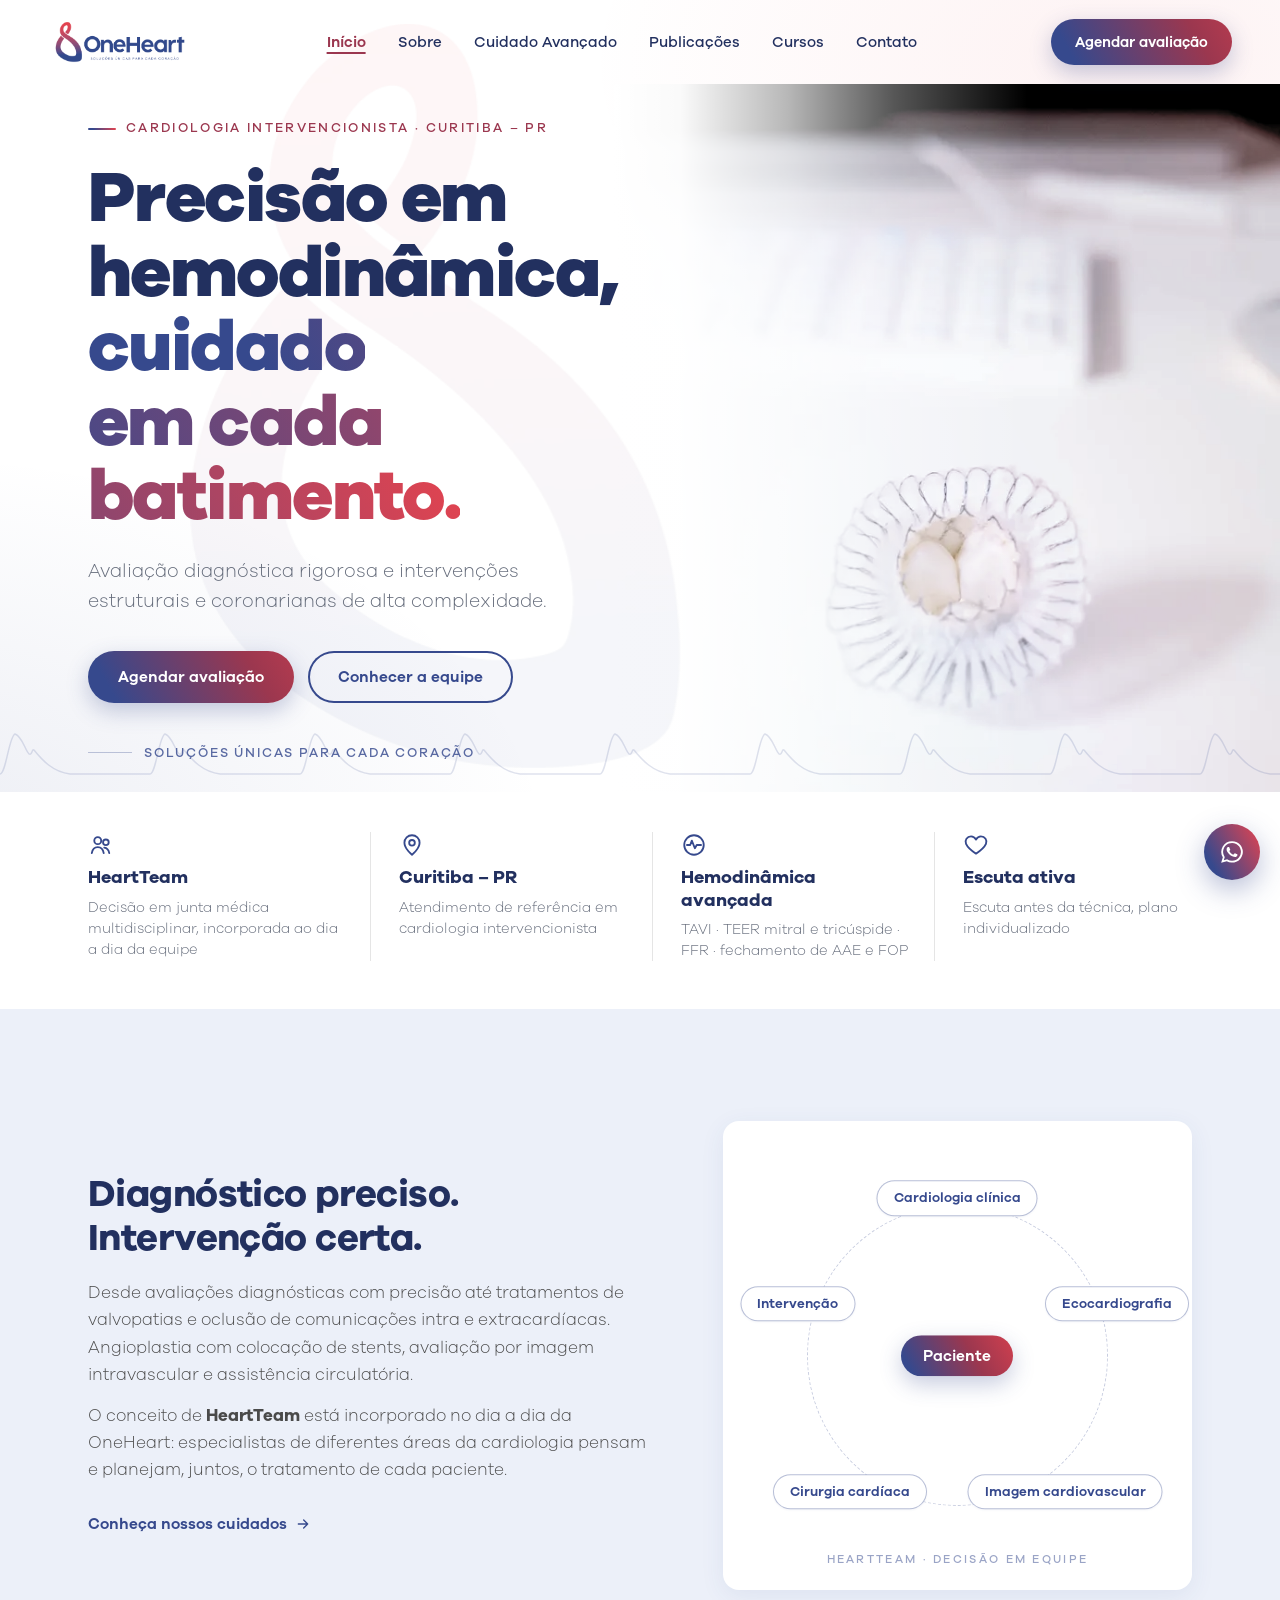
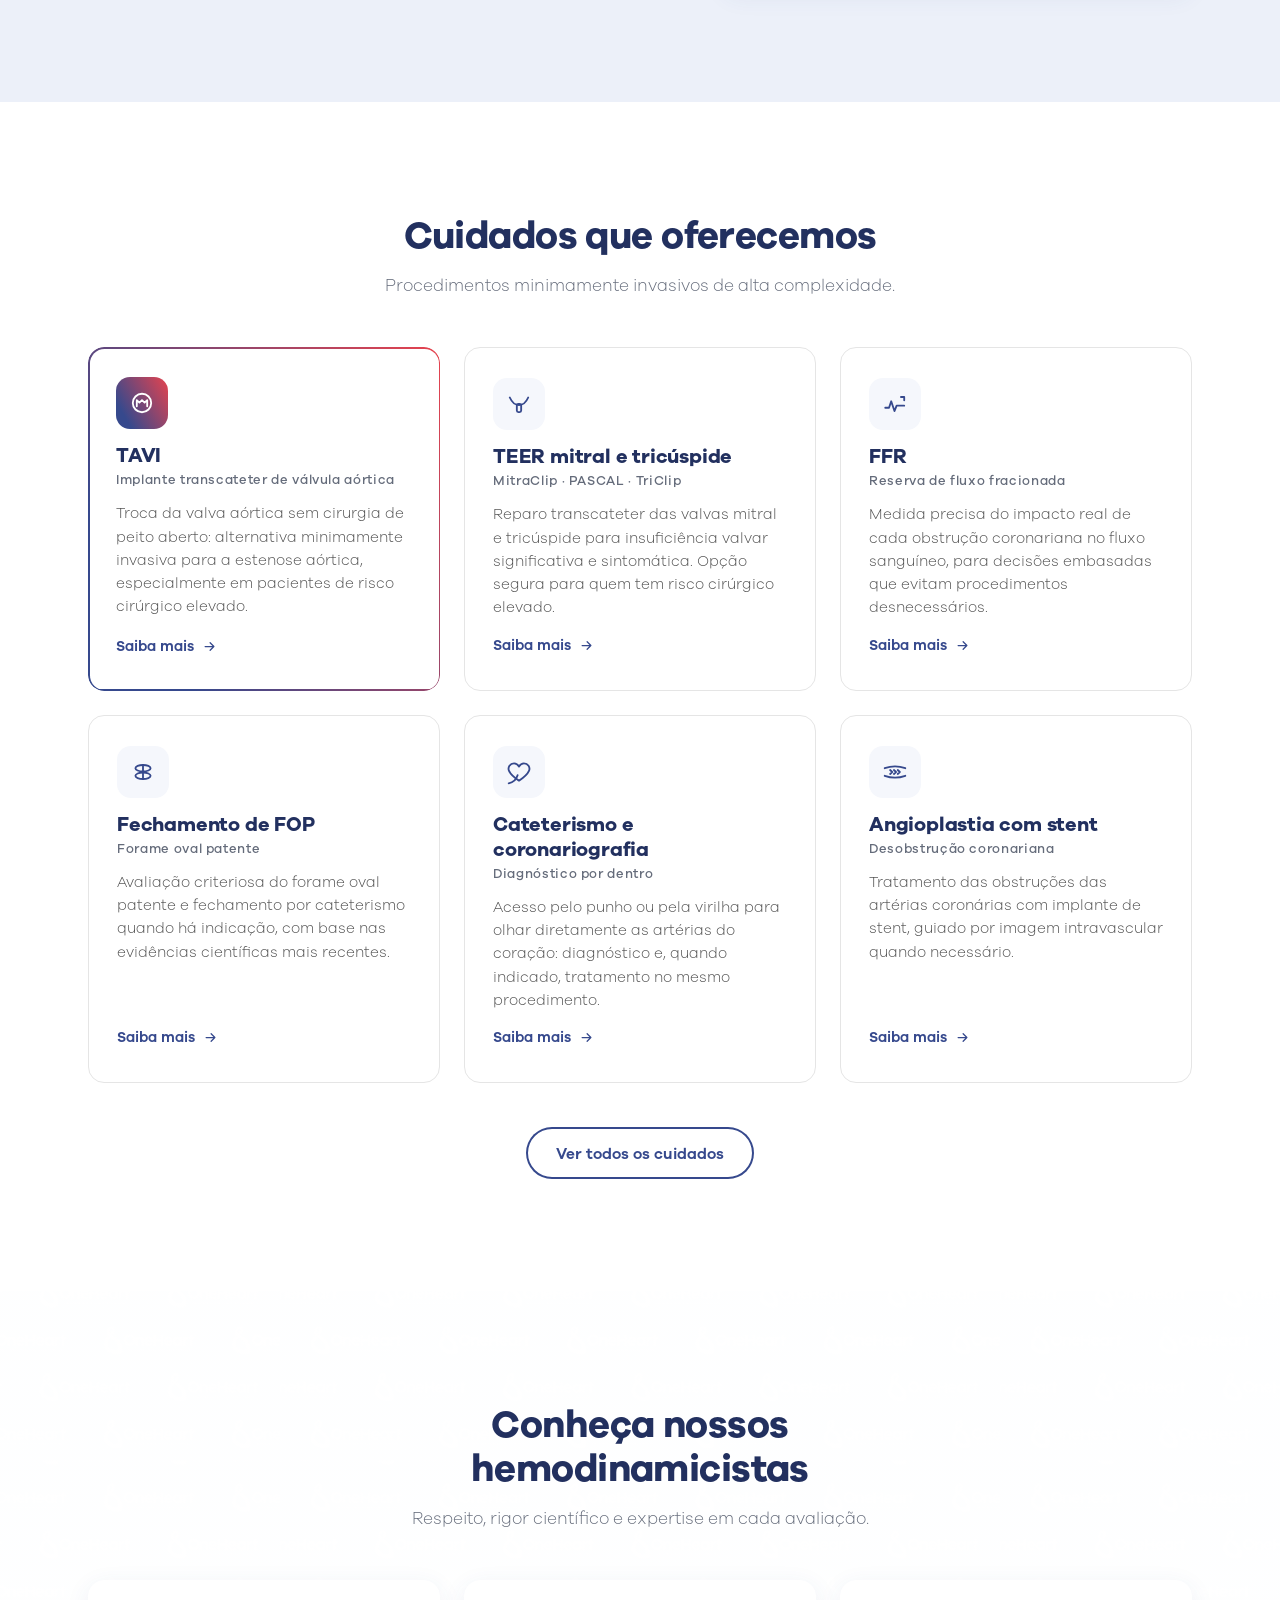
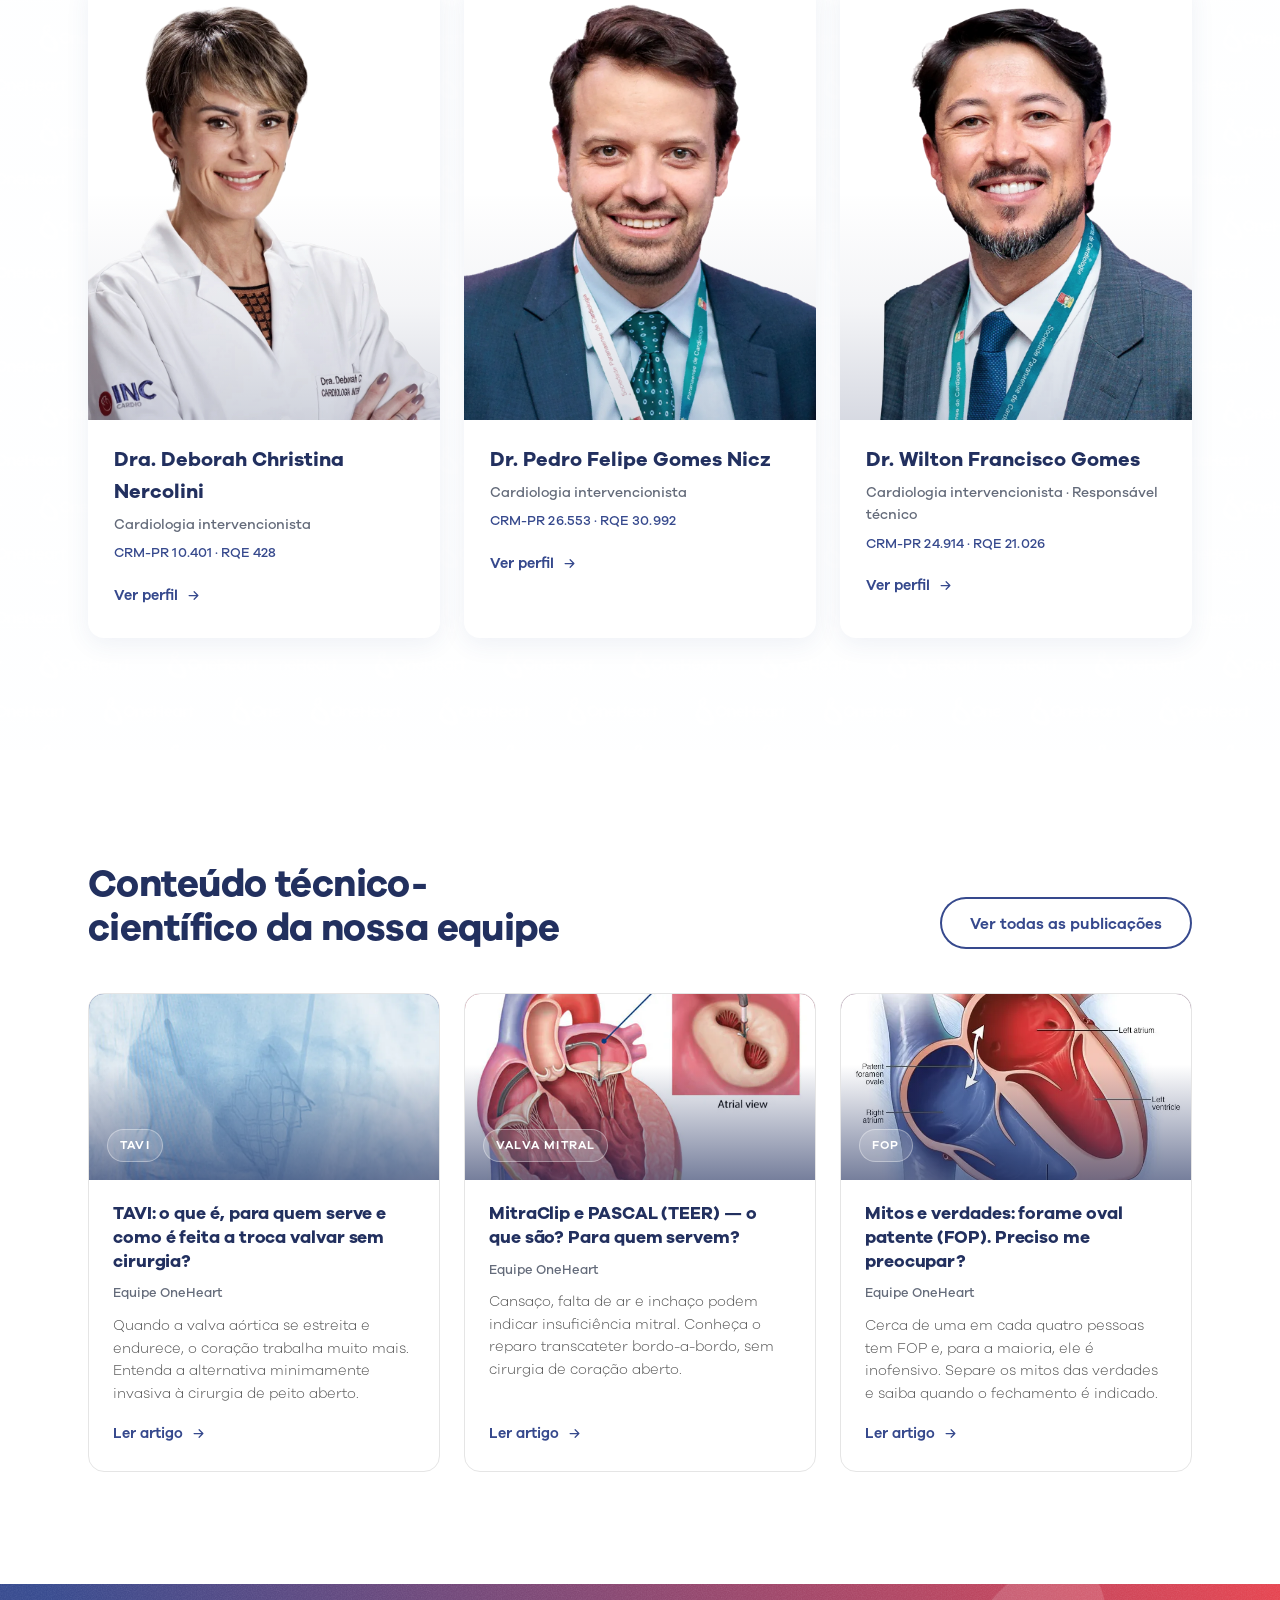
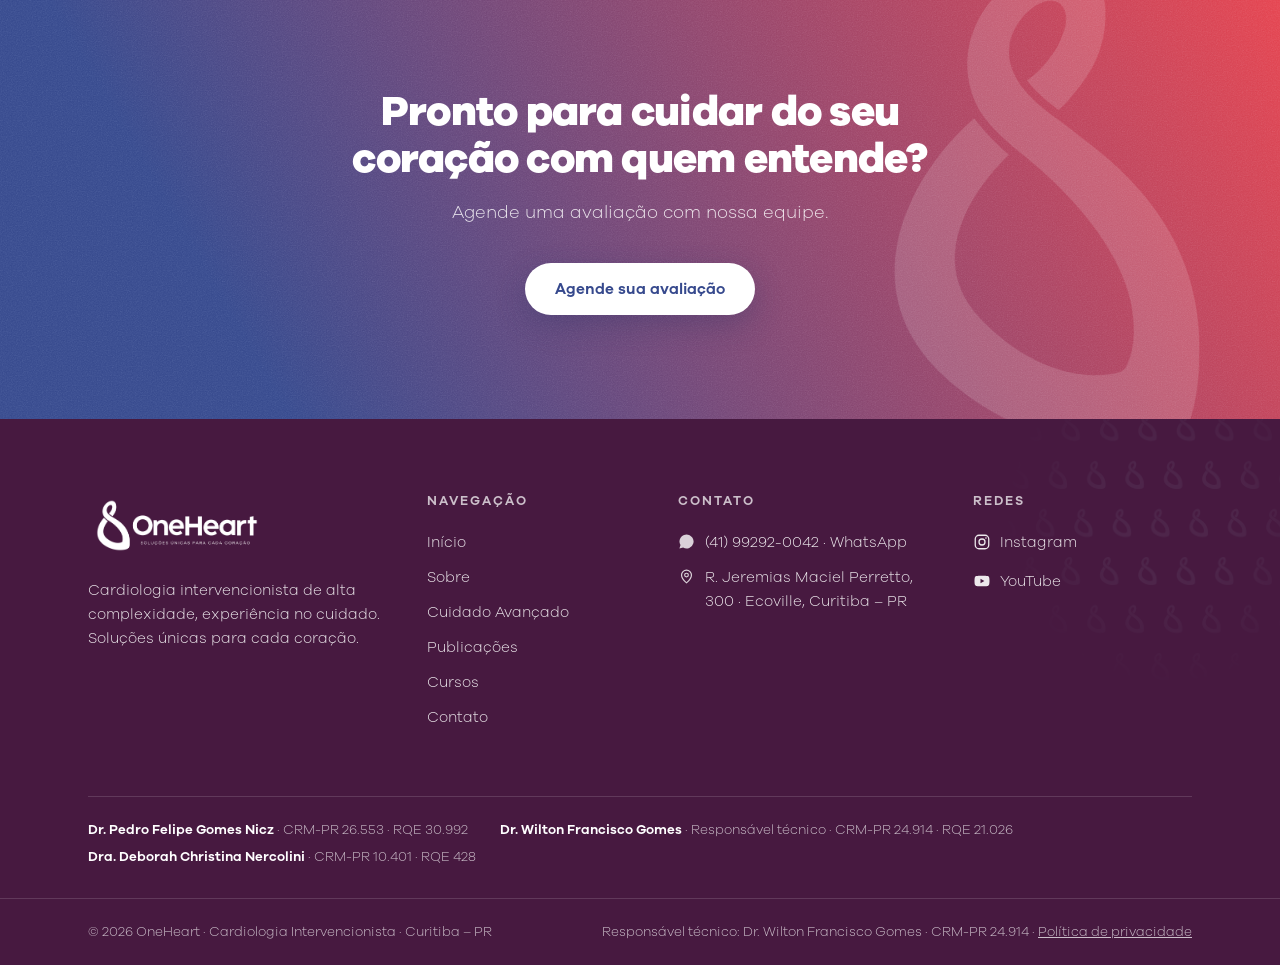
<file: index.html>
<!DOCTYPE html>
<html lang="pt-BR">
<head>
<meta charset="UTF-8">
<meta name="viewport" content="width=device-width, initial-scale=1.0">
<title>OneHeart — Cardiologia Intervencionista · Curitiba – PR</title>
<link rel="canonical" href="https://oneheart.net.br/">
<meta name="description" content="Cardiologia intervencionista de alta complexidade em Curitiba. Avaliação diagnóstica rigorosa e intervenções estruturais e coronarianas (TAVI, TEER, FFR, FOP), com equipe experiente e atendimento humanizado.">
<link rel="icon" type="image/webp" href="assets/img/selo-degrade.webp">
<link rel="preload" href="assets/fonts/GalanoGrotesqueExtraBold.woff2" as="font" type="font/woff2" crossorigin>
<link rel="preload" href="assets/fonts/GalanoGrotesqueLight.woff2" as="font" type="font/woff2" crossorigin>
<link rel="preload" href="assets/video/hero-lux-valve-poster.webp" as="image" fetchpriority="high">
<link rel="stylesheet" href="css/styles.css">
<script>if(window.matchMedia&&!matchMedia('(prefers-reduced-motion: reduce)').matches){document.documentElement.classList.add('js-reveal');window.addEventListener('error',function(){document.documentElement.classList.remove('js-reveal');});}</script>
<script type="application/ld+json">{"@context": "https://schema.org", "@type": "MedicalClinic", "@id": "https://oneheart.net.br/#clinica", "name": "OneHeart — Cardiologia Intervencionista", "url": "https://oneheart.net.br/", "logo": "https://oneheart.net.br/assets/img/logo-principal-degrade.webp", "telephone": "+55-41-3028-8545", "email": "contato@oneheart.net.br", "address": {"@type": "PostalAddress", "streetAddress": "R. Jeremias Maciel Perretto, 300", "addressLocality": "Curitiba", "addressRegion": "PR", "postalCode": "81210-310", "addressCountry": "BR"}, "areaServed": {"@type": "City", "name": "Curitiba"}, "medicalSpecialty": "Cardiovascular", "availableService": [{"@type": "MedicalProcedure", "name": "Implante transcateter de válvula aórtica (TAVI)"}, {"@type": "MedicalProcedure", "name": "Reparo transcateter da valva mitral (TEER — MitraClip/PASCAL)"}, {"@type": "MedicalProcedure", "name": "Oclusão do apêndice atrial esquerdo"}, {"@type": "MedicalProcedure", "name": "Fechamento de forame oval patente"}, {"@type": "MedicalProcedure", "name": "Cateterismo cardíaco"}, {"@type": "MedicalProcedure", "name": "Angioplastia coronária com stent"}, {"@type": "MedicalProcedure", "name": "Reserva de fluxo fracionada (FFR)"}, {"@type": "MedicalProcedure", "name": "Imagem intravascular (IVUS/OCT)"}], "sameAs": ["https://instagram.com/oneheartmd/", "https://youtube.com/@oneheartmd"], "employee": [{"@type": "Physician", "name": "Dr. Wilton Francisco Gomes", "medicalSpecialty": "Cardiovascular", "identifier": "CRM-PR 24914", "address": {"@type": "PostalAddress", "streetAddress": "R. Jeremias Maciel Perretto, 300", "addressLocality": "Curitiba", "addressRegion": "PR", "postalCode": "81210-310", "addressCountry": "BR"}, "sameAs": ["https://orcid.org/0000-0003-1273-6544", "https://www.instagram.com/wiltongomesmd/", "https://www.doctoralia.com.br/perfil/wilton-francisco-gomes-2"]}, {"@type": "Physician", "name": "Dr. Pedro Felipe Gomes Nicz", "medicalSpecialty": "Cardiovascular", "identifier": "CRM-PR 26553", "address": {"@type": "PostalAddress", "streetAddress": "R. Jeremias Maciel Perretto, 300", "addressLocality": "Curitiba", "addressRegion": "PR", "postalCode": "81210-310", "addressCountry": "BR"}, "sameAs": ["https://www.instagram.com/pedronicz/"]}, {"@type": "Physician", "name": "Dra. Deborah Christina Nercolini", "medicalSpecialty": "Cardiovascular", "identifier": "CRM-PR 10401", "address": {"@type": "PostalAddress", "streetAddress": "R. Jeremias Maciel Perretto, 300", "addressLocality": "Curitiba", "addressRegion": "PR", "postalCode": "81210-310", "addressCountry": "BR"}}]}</script>
</head>
<body>

<a class="skip-link" href="#conteudo">Pular para o conteúdo</a>

<header class="site-header" id="header">
  <div class="container">
    <a class="brand" href="index.html" aria-label="OneHeart — Início">
      <img src="assets/img/logo-principal-degrade.webp" alt="OneHeart — Soluções únicas para cada coração" width="640" height="240">
    </a>
    <nav class="site-nav" aria-label="Navegação principal">
      <ul>
        <li><a href="index.html" aria-current="page">Início</a></li>
        <li><a href="sobre.html">Sobre</a></li>
        <li><a href="cuidado-avancado.html">Cuidado Avançado</a></li>
        <li><a href="publicacoes.html">Publicações</a></li>
        <li><a href="cursos.html">Cursos</a></li>
        <li><a href="contato.html">Contato</a></li>
      </ul>
    </nav>
    <div class="header-cta">
      <a class="btn btn-primary" href="https://wa.me/5541992920042?text=Ol%C3%A1!%20Gostaria%20de%20agendar%20uma%20avalia%C3%A7%C3%A3o%20com%20a%20OneHeart." target="_blank" rel="noopener">Agendar avaliação</a>
    </div>
    <button class="nav-toggle" id="navToggle" aria-label="Abrir menu" aria-expanded="false" aria-controls="drawer">
      <svg width="26" height="26" viewBox="0 0 24 24" fill="none" stroke="currentColor" stroke-width="2" stroke-linecap="round"><path d="M4 7h16M4 12h16M4 17h16"/></svg>
    </button>
  </div>
</header>

<div class="drawer" id="drawer" aria-hidden="true">
  <div class="drawer-scrim" data-close></div>
  <div class="drawer-panel" role="dialog" aria-modal="true" aria-label="Menu">
    <div class="drawer-top">
      <img src="assets/img/logo-principal-degrade.webp" alt="OneHeart">
      <button class="drawer-close" data-close aria-label="Fechar menu">
        <svg width="20" height="20" viewBox="0 0 24 24" fill="none" stroke="currentColor" stroke-width="2" stroke-linecap="round"><path d="M6 6l12 12M18 6L6 18"/></svg>
      </button>
    </div>
    <nav aria-label="Navegação móvel">
      <a href="index.html" aria-current="page">Início</a>
      <a href="sobre.html">Sobre</a>
      <a href="cuidado-avancado.html">Cuidado Avançado</a>
      <a href="publicacoes.html">Publicações</a>
      <a href="cursos.html">Cursos</a>
      <a href="contato.html">Contato</a>
    </nav>
    <a class="btn btn-primary" href="https://wa.me/5541992920042?text=Ol%C3%A1!%20Gostaria%20de%20agendar%20uma%20avalia%C3%A7%C3%A3o%20com%20a%20OneHeart." target="_blank" rel="noopener">Agendar avaliação</a>
  </div>
</div>

<main id="conteudo">

  <!-- ══════════ Hero ══════════ -->
  <section class="hero">
    <div class="hero-watermark" aria-hidden="true">
      <img src="assets/img/simbolo-colorido.webp" alt="" width="387" height="588" decoding="async">
    </div>
    <figure class="hero-photo">
      <video class="hero-video" autoplay muted loop playsinline preload="auto"
             poster="assets/video/hero-lux-valve-poster.webp"
             width="720" height="1280"
             aria-label="Animação de uma válvula cardíaca transcateter da OneHeart">
        <source src="assets/video/hero-lux-valve.mp4" type="video/mp4">
      </video>
    </figure>
    <div class="container">
      <div class="hero-copy">
        <p class="eyebrow">Cardiologia intervencionista · Curitiba – PR</p>
        <h1>Precisão em hemodinâmica, <span class="grad">cuidado em cada batimento.</span></h1>
        <p class="sub">Avaliação diagnóstica rigorosa e intervenções estruturais e coronarianas de alta complexidade.</p>
        <div class="hero-ctas">
          <a class="btn btn-primary" href="https://wa.me/5541992920042?text=Ol%C3%A1!%20Gostaria%20de%20agendar%20uma%20avalia%C3%A7%C3%A3o%20com%20a%20OneHeart." target="_blank" rel="noopener">Agendar avaliação</a>
          <a class="btn btn-secondary" href="#equipe">Conhecer a equipe</a>
        </div>
        <p class="hero-note">Soluções únicas para cada coração</p>
      </div>
    </div>
  </section>

  <!-- divisor: curva de pressão aórtica — período fixo (mesma densidade no desktop e no mobile) -->
  <div class="pulse-divider" aria-hidden="true">
    <svg height="72" preserveAspectRatio="none">
      <defs>
        <pattern id="ecg" width="150" height="72" patternUnits="userSpaceOnUse">
          <path d="M0 54 C 6 54, 9 16, 15 14 C 22 16, 25 30, 29 34 C 32 36, 32 28, 34 30 C 42 40, 53 52, 70 54 L150 54"/>
        </pattern>
      </defs>
      <rect width="100%" height="72" fill="url(#ecg)"/>
    </svg>
  </div>

  <!-- ══════════ Credenciais ══════════ -->
  <section class="credenciais" aria-label="Diferenciais da OneHeart">
    <div class="container">
      <div class="grid">
        <div class="item reveal">
          <svg width="26" height="26" viewBox="0 0 24 24" fill="none" stroke="currentColor" stroke-width="1.7" stroke-linecap="round" stroke-linejoin="round"><circle cx="9" cy="8" r="3.2"/><circle cx="16.5" cy="9.5" r="2.6"/><path d="M3.5 19.5c.6-3.6 2.7-5.5 5.5-5.5s4.9 1.9 5.5 5.5M15 14.4c2.4.3 4.1 2 4.6 5.1"/></svg>
          <strong>HeartTeam</strong>
          <span>Decisão em junta médica multidisciplinar, incorporada ao dia a dia da equipe</span>
        </div>
        <div class="item reveal" data-delay="1">
          <svg width="26" height="26" viewBox="0 0 24 24" fill="none" stroke="currentColor" stroke-width="1.7" stroke-linecap="round" stroke-linejoin="round"><path d="M12 21s-7-5.6-7-11a7 7 0 0 1 14 0c0 5.4-7 11-7 11z"/><circle cx="12" cy="10" r="2.6"/></svg>
          <strong>Curitiba – PR</strong>
          <span>Atendimento de referência em cardiologia intervencionista</span>
        </div>
        <div class="item reveal" data-delay="2">
          <svg width="26" height="26" viewBox="0 0 24 24" fill="none" stroke="currentColor" stroke-width="1.7" stroke-linecap="round" stroke-linejoin="round"><circle cx="12" cy="12" r="9"/><path d="M5.5 12h3l1.5-4 2.8 7 1.7-3h4"/></svg>
          <strong>Hemodinâmica avançada</strong>
          <span>TAVI · TEER mitral e tricúspide · FFR · fechamento de AAE e FOP</span>
        </div>
        <div class="item reveal" data-delay="3">
          <svg width="26" height="26" viewBox="0 0 24 24" fill="none" stroke="currentColor" stroke-width="1.7" stroke-linecap="round" stroke-linejoin="round"><path d="M12 20s-7.2-4.6-9.2-9c-1.5-3.4 1-7 4.6-7 2 0 3.6 1.2 4.6 3 1-1.8 2.6-3 4.6-3 3.6 0 6.1 3.6 4.6 7-2 4.4-9.2 9-9.2 9z"/></svg>
          <strong>Escuta ativa</strong>
          <span>Escuta antes da técnica, plano individualizado</span>
        </div>
      </div>
    </div>
  </section>

  <!-- ══════════ Nossa abordagem ══════════ -->
  <section class="abordagem" id="abordagem">
    <div class="container">
      <div class="reveal">
        <div class="section-head">
          <h2>Diagnóstico preciso. Intervenção certa.</h2>
        </div>
        <p class="body">Desde avaliações diagnósticas com precisão até tratamentos de valvopatias e oclusão de comunicações intra e extracardíacas. Angioplastia com colocação de stents, avaliação por imagem intravascular e assistência circulatória.</p>
        <p class="body">O conceito de <strong>HeartTeam</strong> está incorporado no dia a dia da OneHeart: especialistas de diferentes áreas da cardiologia pensam e planejam, juntos, o tratamento de cada paciente.</p>
        <a class="link-arrow" href="cuidado-avancado.html">Conheça nossos cuidados
          <svg width="16" height="16" viewBox="0 0 24 24" fill="none" stroke="currentColor" stroke-width="2" stroke-linecap="round" stroke-linejoin="round"><path d="M5 12h14M13 6l6 6-6 6"/></svg>
        </a>
      </div>
      <div class="heartteam reveal" data-delay="1" role="img" aria-label="Diagrama do HeartTeam: especialistas de cardiologia clínica, ecocardiografia, imagem cardiovascular, intervenção e cirurgia decidem juntos em torno de cada paciente">
        <div class="ht-ring" aria-hidden="true"></div>
        <span class="ht-chip ht-center">Paciente</span>
        <span class="ht-chip ht-p1">Cardiologia clínica</span>
        <span class="ht-chip ht-p2">Ecocardiografia</span>
        <span class="ht-chip ht-p3">Imagem cardiovascular</span>
        <span class="ht-chip ht-p4">Cirurgia cardíaca</span>
        <span class="ht-chip ht-p5">Intervenção</span>
        <p class="ht-caption" aria-hidden="true">HeartTeam · decisão em equipe</p>
      </div>
    </div>
  </section>

  <!-- ══════════ Cuidados em destaque ══════════ -->
  <section class="cuidados" id="cuidados">
    <div class="container">
      <div class="section-head center reveal">
        <h2>Cuidados que oferecemos</h2>
        <p class="lead">Procedimentos minimamente invasivos de alta complexidade.</p>
      </div>
      <div class="cards">
        <article class="card-proc featured reveal">
          <div class="icon">
            <svg width="26" height="26" viewBox="0 0 24 24" fill="none" stroke="currentColor" stroke-width="1.7" stroke-linecap="round" stroke-linejoin="round"><circle cx="12" cy="12" r="8.5"/><path d="M7.2 15V9.4l2.4 2.2 2.4-2.2 2.4 2.2 2.4-2.2V15"/></svg>
          </div>
          <h3>TAVI <small>Implante transcateter de válvula aórtica</small></h3>
          <p>Troca da valva aórtica sem cirurgia de peito aberto: alternativa minimamente invasiva para a estenose aórtica, especialmente em pacientes de risco cirúrgico elevado.</p>
          <a class="link-arrow" href="cuidado-avancado.html#tavi">Saiba mais
            <svg width="15" height="15" viewBox="0 0 24 24" fill="none" stroke="currentColor" stroke-width="2" stroke-linecap="round" stroke-linejoin="round"><path d="M5 12h14M13 6l6 6-6 6"/></svg>
          </a>
        </article>
        <article class="card-proc reveal" data-delay="1">
          <div class="icon">
            <svg width="26" height="26" viewBox="0 0 24 24" fill="none" stroke="currentColor" stroke-width="1.7" stroke-linecap="round" stroke-linejoin="round"><path d="M3.5 6c2 4.5 5 7 8.5 7s6.5-2.5 8.5-7"/><rect x="10" y="12" width="4" height="7.5" rx="1.4"/></svg>
          </div>
          <h3>TEER mitral e tricúspide <small>MitraClip · PASCAL · TriClip</small></h3>
          <p>Reparo transcateter das valvas mitral e tricúspide para insuficiência valvar significativa e sintomática. Opção segura para quem tem risco cirúrgico elevado.</p>
          <a class="link-arrow" href="cuidado-avancado.html#teer">Saiba mais
            <svg width="15" height="15" viewBox="0 0 24 24" fill="none" stroke="currentColor" stroke-width="2" stroke-linecap="round" stroke-linejoin="round"><path d="M5 12h14M13 6l6 6-6 6"/></svg>
          </a>
        </article>
        <article class="card-proc reveal" data-delay="2">
          <div class="icon">
            <svg width="26" height="26" viewBox="0 0 24 24" fill="none" stroke="currentColor" stroke-width="1.7" stroke-linecap="round" stroke-linejoin="round"><path d="M3 15.5h3.5l2-6 3 9 2-5h7"/><path d="M20.5 8.5v-3h-3"/></svg>
          </div>
          <h3>FFR <small>Reserva de fluxo fracionada</small></h3>
          <p>Medida precisa do impacto real de cada obstrução coronariana no fluxo sanguíneo, para decisões embasadas que evitam procedimentos desnecessários.</p>
          <a class="link-arrow" href="cuidado-avancado.html#ffr">Saiba mais
            <svg width="15" height="15" viewBox="0 0 24 24" fill="none" stroke="currentColor" stroke-width="2" stroke-linecap="round" stroke-linejoin="round"><path d="M5 12h14M13 6l6 6-6 6"/></svg>
          </a>
        </article>
        <article class="card-proc reveal">
          <div class="icon">
            <svg width="26" height="26" viewBox="0 0 24 24" fill="none" stroke="currentColor" stroke-width="1.7" stroke-linecap="round" stroke-linejoin="round"><ellipse cx="12" cy="8.5" rx="7" ry="3"/><ellipse cx="12" cy="15.5" rx="7" ry="3"/><path d="M12 5.5v13"/></svg>
          </div>
          <h3>Fechamento de FOP <small>Forame oval patente</small></h3>
          <p>Avaliação criteriosa do forame oval patente e fechamento por cateterismo quando há indicação, com base nas evidências científicas mais recentes.</p>
          <a class="link-arrow" href="cuidado-avancado.html#fop">Saiba mais
            <svg width="15" height="15" viewBox="0 0 24 24" fill="none" stroke="currentColor" stroke-width="2" stroke-linecap="round" stroke-linejoin="round"><path d="M5 12h14M13 6l6 6-6 6"/></svg>
          </a>
        </article>
        <article class="card-proc reveal" data-delay="1">
          <div class="icon">
            <svg width="26" height="26" viewBox="0 0 24 24" fill="none" stroke="currentColor" stroke-width="1.7" stroke-linecap="round" stroke-linejoin="round"><path d="M12 20s-7.2-4.6-9.2-9c-1.5-3.4 1-7 4.6-7 2 0 3.6 1.2 4.6 3 1-1.8 2.6-3 4.6-3 3.6 0 6.1 3.6 4.6 7-2 4.4-9.2 9-9.2 9z"/><path d="M2.5 22.5c4.5-1 7-3.5 8.2-7.5"/></svg>
          </div>
          <h3>Cateterismo e coronariografia <small>Diagnóstico por dentro</small></h3>
          <p>Acesso pelo punho ou pela virilha para olhar diretamente as artérias do coração: diagnóstico e, quando indicado, tratamento no mesmo procedimento.</p>
          <a class="link-arrow" href="cuidado-avancado.html#cateterismo">Saiba mais
            <svg width="15" height="15" viewBox="0 0 24 24" fill="none" stroke="currentColor" stroke-width="2" stroke-linecap="round" stroke-linejoin="round"><path d="M5 12h14M13 6l6 6-6 6"/></svg>
          </a>
        </article>
        <article class="card-proc reveal" data-delay="2">
          <div class="icon">
            <svg width="26" height="26" viewBox="0 0 24 24" fill="none" stroke="currentColor" stroke-width="1.7" stroke-linecap="round" stroke-linejoin="round"><path d="M2.5 8.5c6.3-2.2 12.7-2.2 19 0M2.5 15.5c6.3 2.2 12.7 2.2 19 0"/><path d="M7.5 10.2l2 1.8-2 1.8M11 10.2l2 1.8-2 1.8M14.5 10.2l2 1.8-2 1.8"/></svg>
          </div>
          <h3>Angioplastia com stent <small>Desobstrução coronariana</small></h3>
          <p>Tratamento das obstruções das artérias coronárias com implante de stent, guiado por imagem intravascular quando necessário.</p>
          <a class="link-arrow" href="cuidado-avancado.html#angioplastia">Saiba mais
            <svg width="15" height="15" viewBox="0 0 24 24" fill="none" stroke="currentColor" stroke-width="2" stroke-linecap="round" stroke-linejoin="round"><path d="M5 12h14M13 6l6 6-6 6"/></svg>
          </a>
        </article>
      </div>
      <div class="section-cta reveal">
        <a class="btn btn-secondary" href="cuidado-avancado.html">Ver todos os cuidados</a>
      </div>
    </div>
  </section>

  <!-- ══════════ Equipe ══════════ -->
  <section class="equipe" id="equipe">
    <div class="container">
      <div class="section-head center reveal">
        <h2>Conheça nossos hemodinamicistas</h2>
        <p class="lead">Respeito, rigor científico e expertise em cada avaliação.</p>
      </div>
      <div class="cards">
        <article class="card-medico reveal">
          <div class="foto">
            <img src="assets/img/deborah-branco.webp" alt="Retrato da Dra. Deborah, cardiologista intervencionista da OneHeart" loading="lazy" width="1200" height="1200">
          </div>
          <div class="info">
            <h3>Dra. Deborah Christina Nercolini</h3>
            <p class="titulo">Cardiologia intervencionista</p>
            <p class="cred">CRM-PR 10.401 · RQE 428</p>
            <a class="link-arrow" href="sobre.html#deborah">Ver perfil
              <svg width="15" height="15" viewBox="0 0 24 24" fill="none" stroke="currentColor" stroke-width="2" stroke-linecap="round" stroke-linejoin="round"><path d="M5 12h14M13 6l6 6-6 6"/></svg>
            </a>
          </div>
        </article>
        <article class="card-medico reveal" data-delay="1">
          <div class="foto">
            <img src="assets/img/pedro.webp" alt="Retrato do Dr. Pedro, cardiologista intervencionista da OneHeart" loading="lazy" width="1200" height="1200">
          </div>
          <div class="info">
            <h3>Dr. Pedro Felipe Gomes Nicz</h3>
            <p class="titulo">Cardiologia intervencionista</p>
            <p class="cred">CRM-PR 26.553 · RQE 30.992</p>
            <a class="link-arrow" href="sobre.html#pedro">Ver perfil
              <svg width="15" height="15" viewBox="0 0 24 24" fill="none" stroke="currentColor" stroke-width="2" stroke-linecap="round" stroke-linejoin="round"><path d="M5 12h14M13 6l6 6-6 6"/></svg>
            </a>
          </div>
        </article>
        <article class="card-medico reveal" data-delay="2">
          <div class="foto">
            <img src="assets/img/wilton.webp" alt="Retrato do Dr. Wilton Gomes, cardiologista intervencionista da OneHeart" loading="lazy" width="1200" height="1200">
          </div>
          <div class="info">
            <h3>Dr. Wilton Francisco Gomes</h3>
            <p class="titulo">Cardiologia intervencionista · Responsável técnico</p>
            <p class="cred">CRM-PR 24.914 · RQE 21.026</p>
            <a class="link-arrow" href="sobre.html#wilton">Ver perfil
              <svg width="15" height="15" viewBox="0 0 24 24" fill="none" stroke="currentColor" stroke-width="2" stroke-linecap="round" stroke-linejoin="round"><path d="M5 12h14M13 6l6 6-6 6"/></svg>
            </a>
          </div>
        </article>
      </div>
    </div>
  </section>

  <!-- ══════════ Publicações ══════════ -->
  <section class="publicacoes" id="publicacoes">
    <div class="container">
      <div class="head-row reveal">
        <div class="section-head">
          <h2>Conteúdo técnico-científico da nossa equipe</h2>
        </div>
        <a class="btn btn-secondary" href="publicacoes.html">Ver todas as publicações</a>
      </div>
      <div class="cards">
        <a class="card-pub reveal" href="artigo-tavi.html">
          <div class="thumb t-blue has-img">
            <img class="thumb-img" src="assets/img/artigo-tavi-protese.webp" alt="Fluoroscopia de uma prótese valvar implantada na valva aórtica" loading="lazy" width="1000" height="1378">
            <span class="chip">TAVI</span>
          </div>
          <div class="body">
            <h3>TAVI: o que é, para quem serve e como é feita a troca valvar sem cirurgia?</h3>
            <p class="meta">Equipe OneHeart</p>
            <p class="excerpt">Quando a valva aórtica se estreita e endurece, o coração trabalha muito mais. Entenda a alternativa minimamente invasiva à cirurgia de peito aberto.</p>
            <span class="cta">Ler artigo
              <svg width="15" height="15" viewBox="0 0 24 24" fill="none" stroke="currentColor" stroke-width="2" stroke-linecap="round" stroke-linejoin="round"><path d="M5 12h14M13 6l6 6-6 6"/></svg>
            </span>
          </div>
        </a>
        <a class="card-pub reveal" data-delay="1" href="artigo-teer.html">
          <div class="thumb t-burgundy has-img">
            <img class="thumb-img" src="assets/img/artigo-teer-coracao-clip.webp" alt="Ilustração do coração com o cateter posicionando o clipe na valva mitral" loading="lazy" width="500" height="431">
            <span class="chip">Valva mitral</span>
          </div>
          <div class="body">
            <h3>MitraClip e PASCAL (TEER) — o que são? Para quem servem?</h3>
            <p class="meta">Equipe OneHeart</p>
            <p class="excerpt">Cansaço, falta de ar e inchaço podem indicar insuficiência mitral. Conheça o reparo transcateter bordo-a-bordo, sem cirurgia de coração aberto.</p>
            <span class="cta">Ler artigo
              <svg width="15" height="15" viewBox="0 0 24 24" fill="none" stroke="currentColor" stroke-width="2" stroke-linecap="round" stroke-linejoin="round"><path d="M5 12h14M13 6l6 6-6 6"/></svg>
            </span>
          </div>
        </a>
        <a class="card-pub reveal" data-delay="2" href="artigo-fop.html">
          <div class="thumb t-plum has-img">
            <img class="thumb-img" src="assets/img/artigo-fop-anatomia.webp" alt="Ilustração do coração mostrando o forame oval patente entre os átrios" loading="lazy" width="645" height="608">
            <span class="chip">FOP</span>
          </div>
          <div class="body">
            <h3>Mitos e verdades: forame oval patente (FOP). Preciso me preocupar?</h3>
            <p class="meta">Equipe OneHeart</p>
            <p class="excerpt">Cerca de uma em cada quatro pessoas tem FOP e, para a maioria, ele é inofensivo. Separe os mitos das verdades e saiba quando o fechamento é indicado.</p>
            <span class="cta">Ler artigo
              <svg width="15" height="15" viewBox="0 0 24 24" fill="none" stroke="currentColor" stroke-width="2" stroke-linecap="round" stroke-linejoin="round"><path d="M5 12h14M13 6l6 6-6 6"/></svg>
            </span>
          </div>
        </a>
      </div>
    </div>
  </section>

  <!-- ══════════ CTA final ══════════ -->
  <section class="cta-final" id="agendar">
    <div class="container">
      <h2 class="reveal">Pronto para cuidar do seu coração com quem entende?</h2>
      <p class="sub reveal" data-delay="1">Agende uma avaliação com nossa equipe.</p>
      <div class="actions reveal" data-delay="2">
        <a class="btn btn-invert" href="https://wa.me/5541992920042?text=Ol%C3%A1!%20Gostaria%20de%20agendar%20uma%20avalia%C3%A7%C3%A3o%20com%20a%20OneHeart." target="_blank" rel="noopener">Agende sua avaliação</a>
      </div>
    </div>
  </section>

</main>

<!-- ══════════ Footer ══════════ -->
<footer class="site-footer">
  <div class="container">
    <div class="cols">
      <div class="brand-col">
        <img src="assets/img/logo-branco.webp" alt="OneHeart">
        <p>Cardiologia intervencionista de alta complexidade, experiência no cuidado. Soluções únicas para cada coração.</p>
      </div>
      <nav aria-label="Mapa do site">
        <h4>Navegação</h4>
        <ul>
          <li><a href="index.html">Início</a></li>
          <li><a href="sobre.html">Sobre</a></li>
          <li><a href="cuidado-avancado.html">Cuidado Avançado</a></li>
          <li><a href="publicacoes.html">Publicações</a></li>
          <li><a href="cursos.html">Cursos</a></li>
          <li><a href="contato.html">Contato</a></li>
        </ul>
      </nav>
      <div>
        <h4>Contato</h4>
        <ul class="contact">
          <li>
            <svg width="17" height="17" viewBox="0 0 24 24" fill="currentColor"><path d="M12.04 2a9.9 9.9 0 0 0-8.5 14.94L2 22l5.2-1.5A9.9 9.9 0 1 0 12.04 2z"/></svg>
            <a href="https://wa.me/5541992920042" target="_blank" rel="noopener">(41)&nbsp;99292-0042 · WhatsApp</a>
          </li>
          <li>
            <svg width="17" height="17" viewBox="0 0 24 24" fill="none" stroke="currentColor" stroke-width="1.7" stroke-linecap="round" stroke-linejoin="round"><path d="M12 21s-7-5.6-7-11a7 7 0 0 1 14 0c0 5.4-7 11-7 11z"/><circle cx="12" cy="10" r="2.6"/></svg>
            <a href="https://maps.app.goo.gl/xK6griNg4cDpkGGh6" target="_blank" rel="noopener">R. Jeremias Maciel Perretto, 300 · Ecoville, Curitiba – PR</a>
          </li>
        </ul>
      </div>
      <div>
        <h4>Redes</h4>
        <ul class="social">
          <li><a href="https://instagram.com/oneheartmd/" target="_blank" rel="noopener">
            <svg width="18" height="18" viewBox="0 0 24 24" fill="none" stroke="currentColor" stroke-width="1.7"><rect x="3" y="3" width="18" height="18" rx="5"/><circle cx="12" cy="12" r="4"/><circle cx="17.3" cy="6.7" r="1.1" fill="currentColor" stroke="none"/></svg>
            Instagram</a></li>
          <li><a href="https://youtube.com/@oneheartmd" target="_blank" rel="noopener">
            <svg width="18" height="18" viewBox="0 0 24 24" fill="currentColor"><path d="M21.58 7.19c-.23-.86-.9-1.53-1.76-1.76C18.25 5 12 5 12 5s-6.25 0-7.82.43c-.86.23-1.53.9-1.76 1.76C2 8.76 2 12 2 12s0 3.24.42 4.81c.23.86.9 1.53 1.76 1.76C5.75 19 12 19 12 19s6.25 0 7.82-.43c.86-.23 1.53-.9 1.76-1.76C22 15.24 22 12 22 12s0-3.24-.42-4.81zM10 15V9l5.2 3-5.2 3z"/></svg>
            YouTube</a></li>
        </ul>
      </div>
    </div>
    <div class="footer-creds" aria-label="Corpo clínico e credenciais">
      <span><strong>Dr. Pedro Felipe Gomes Nicz</strong> · CRM-PR 26.553 · RQE 30.992</span>
      <span><strong>Dr. Wilton Francisco Gomes</strong> · Responsável técnico · CRM-PR 24.914 · RQE 21.026</span>
      <span><strong>Dra. Deborah Christina Nercolini</strong> · CRM-PR 10.401 · RQE 428</span>
    </div>
  </div>
  <div class="footer-bar">
    <div class="container">
      <span>© <span id="year">2026</span> OneHeart · Cardiologia Intervencionista · Curitiba – PR</span>
      <span>Responsável técnico: Dr. Wilton Francisco Gomes · CRM-PR 24.914 · <a href="#">Política de privacidade</a></span>
    </div>
  </div>
</footer>

<a class="whats-float" href="https://wa.me/5541992920042?text=Ol%C3%A1!%20Gostaria%20de%20agendar%20uma%20avalia%C3%A7%C3%A3o%20com%20a%20OneHeart." target="_blank" rel="noopener" aria-label="Conversar no WhatsApp">
  <svg width="26" height="26" viewBox="0 0 24 24" fill="currentColor"><path d="M12.04 2a9.9 9.9 0 0 0-8.5 14.94L2 22l5.2-1.5A9.9 9.9 0 1 0 12.04 2zm0 18.1a8.2 8.2 0 0 1-4.2-1.15l-.3-.18-3.08.9.86-3-.2-.31a8.22 8.22 0 1 1 6.92 3.74zm4.5-6.14c-.25-.12-1.46-.72-1.68-.8-.23-.09-.4-.13-.56.12-.17.25-.64.8-.78.97-.15.16-.29.19-.54.06-.24-.12-1.04-.38-1.98-1.22a7.4 7.4 0 0 1-1.37-1.7c-.14-.25-.01-.38.11-.5.11-.11.25-.29.37-.43.12-.15.16-.25.24-.42.08-.16.04-.31-.02-.43-.06-.12-.55-1.34-.76-1.83-.2-.48-.4-.42-.56-.43h-.48c-.16 0-.43.06-.66.31-.22.25-.86.84-.86 2.05 0 1.2.88 2.37 1 2.53.13.17 1.74 2.65 4.2 3.72.59.25 1.05.4 1.4.52.6.19 1.13.16 1.56.1.47-.07 1.46-.6 1.66-1.18.2-.57.2-1.06.15-1.17-.06-.1-.23-.17-.47-.29z"/></svg>
</a>

<script src="js/main.js"></script>
</body>
</html>
</file>
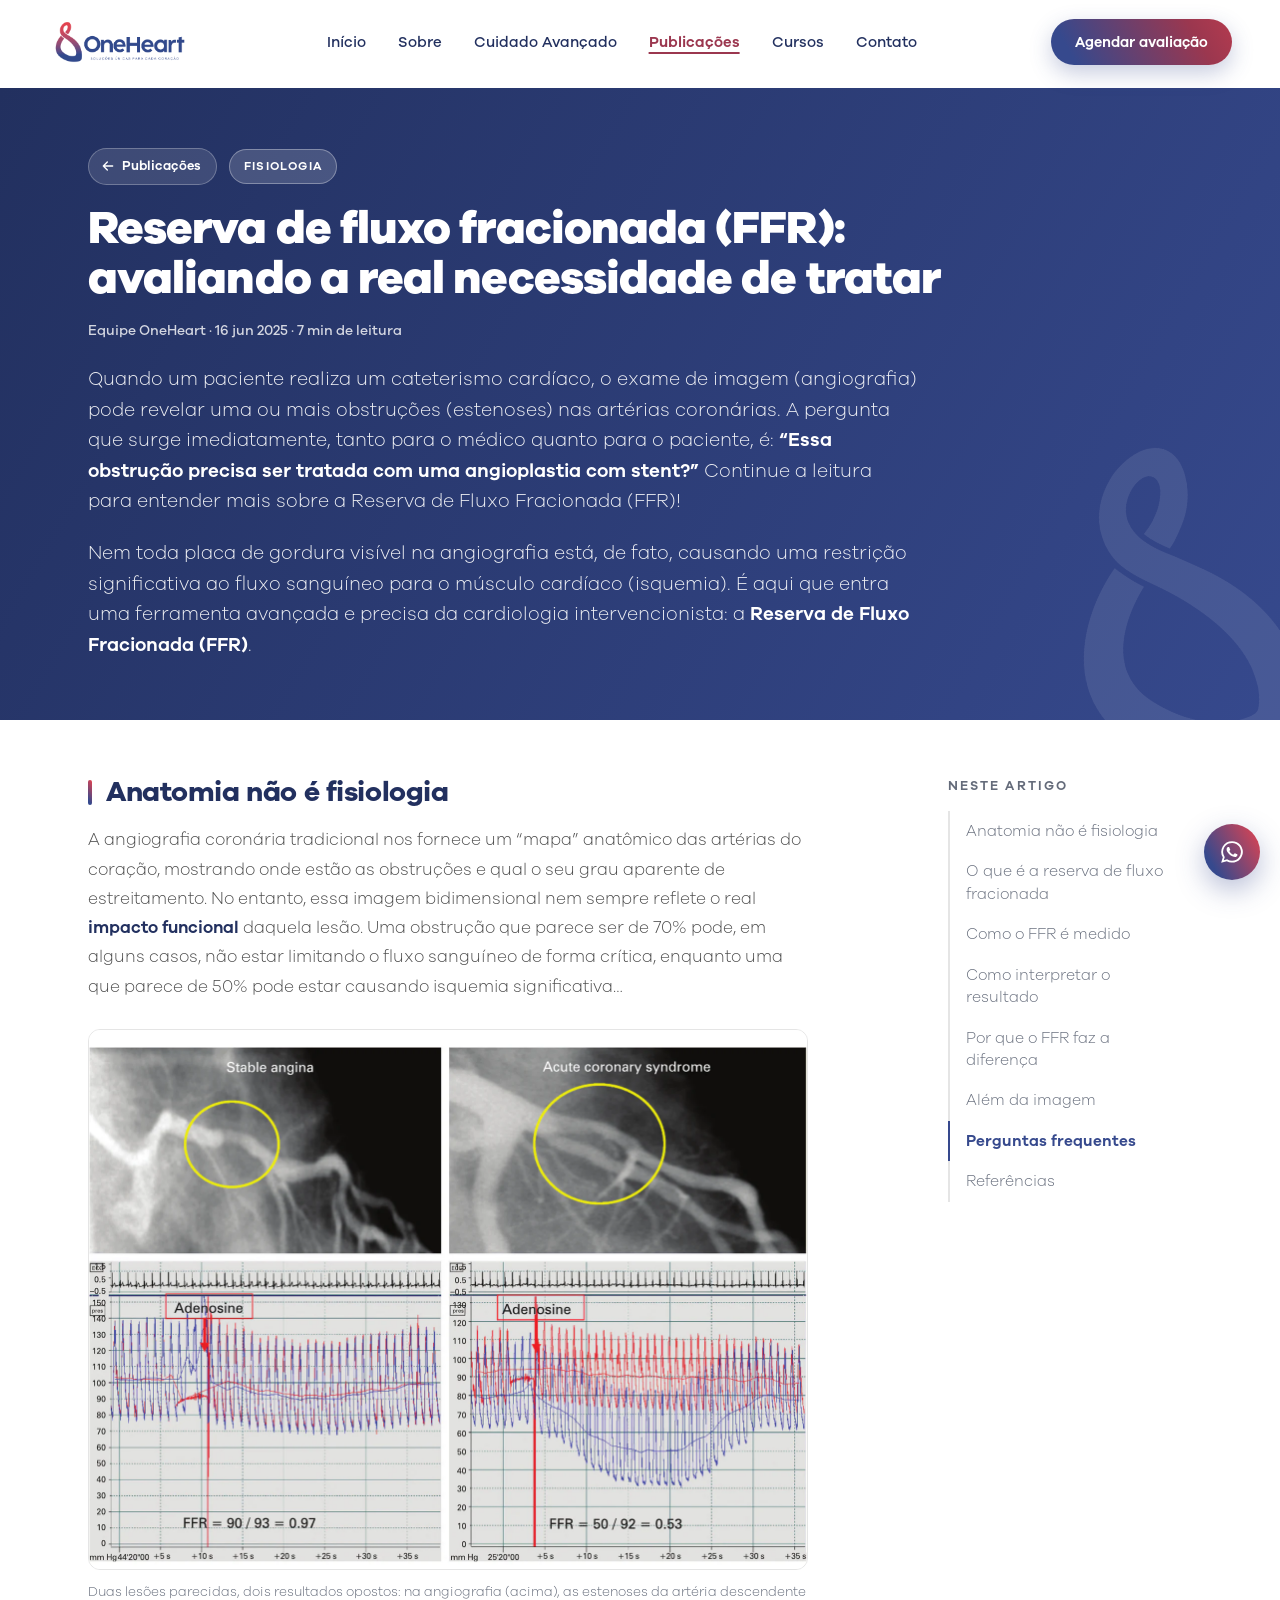
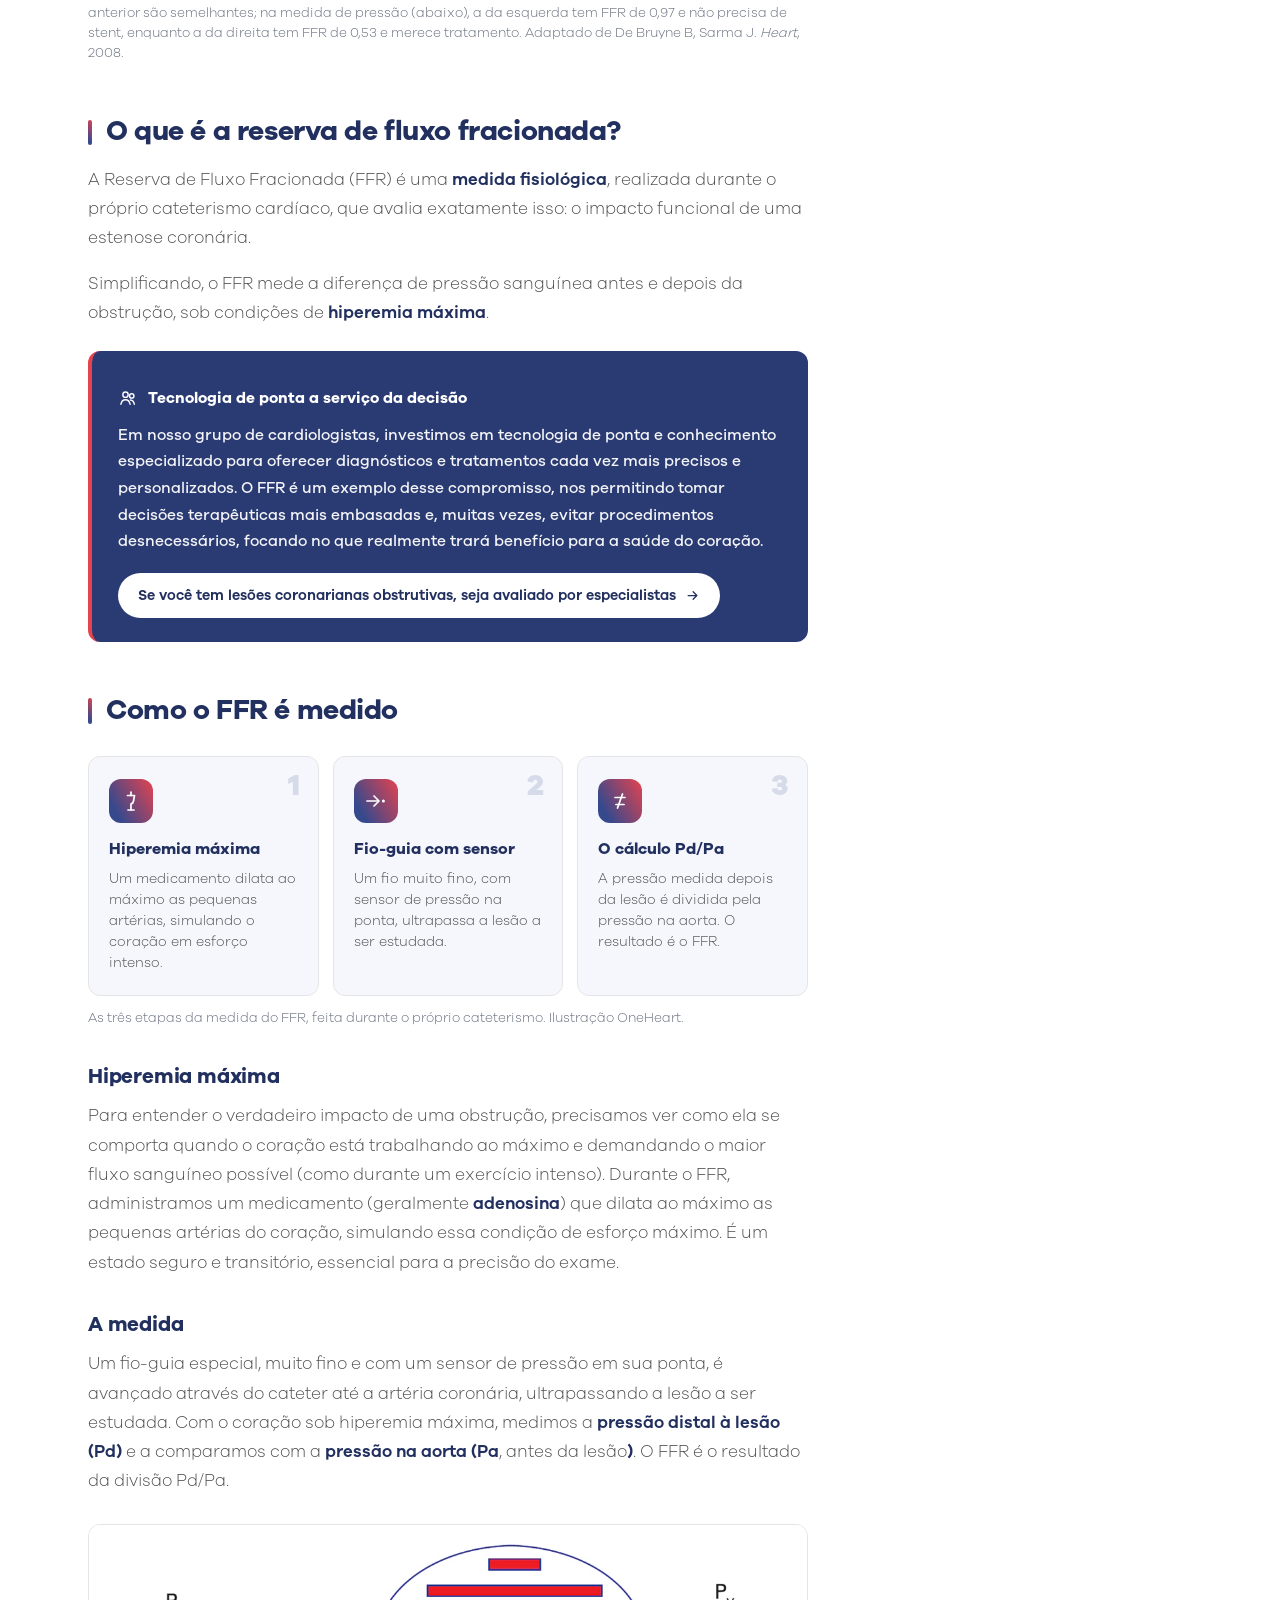
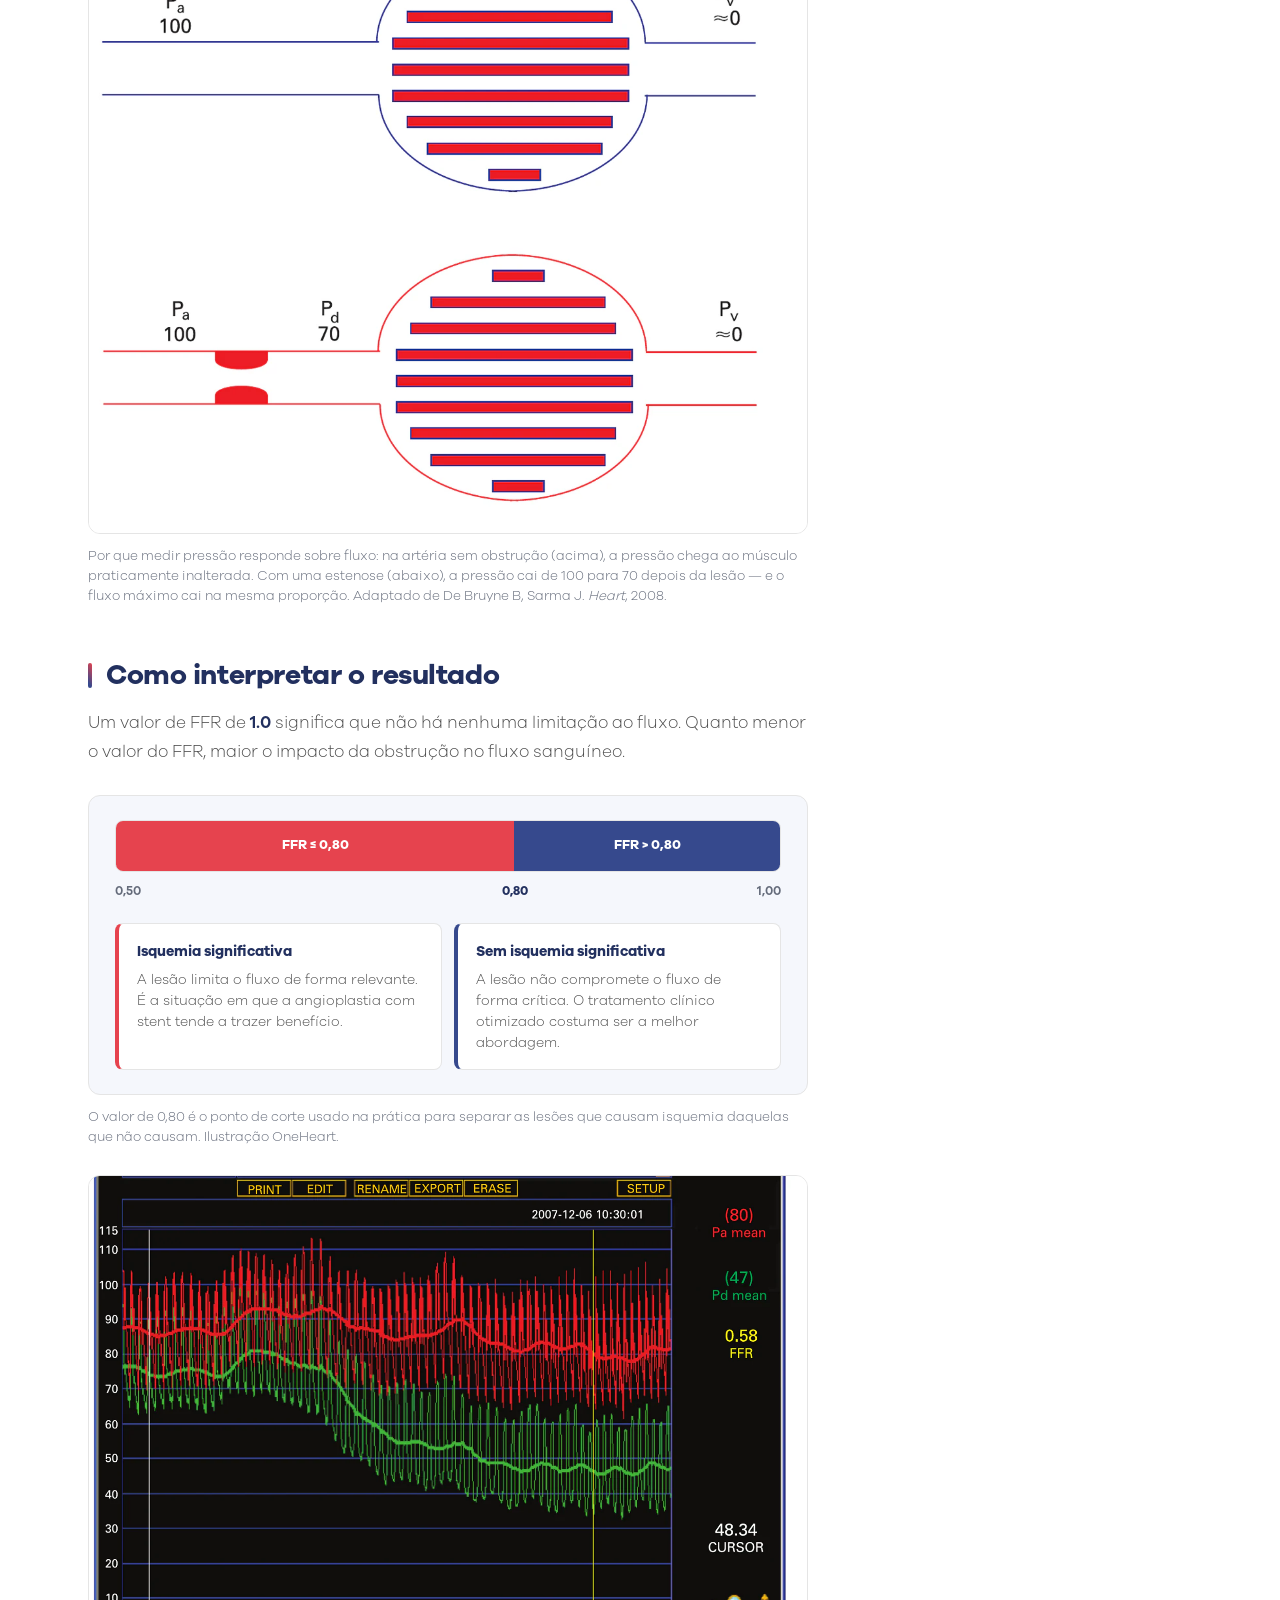
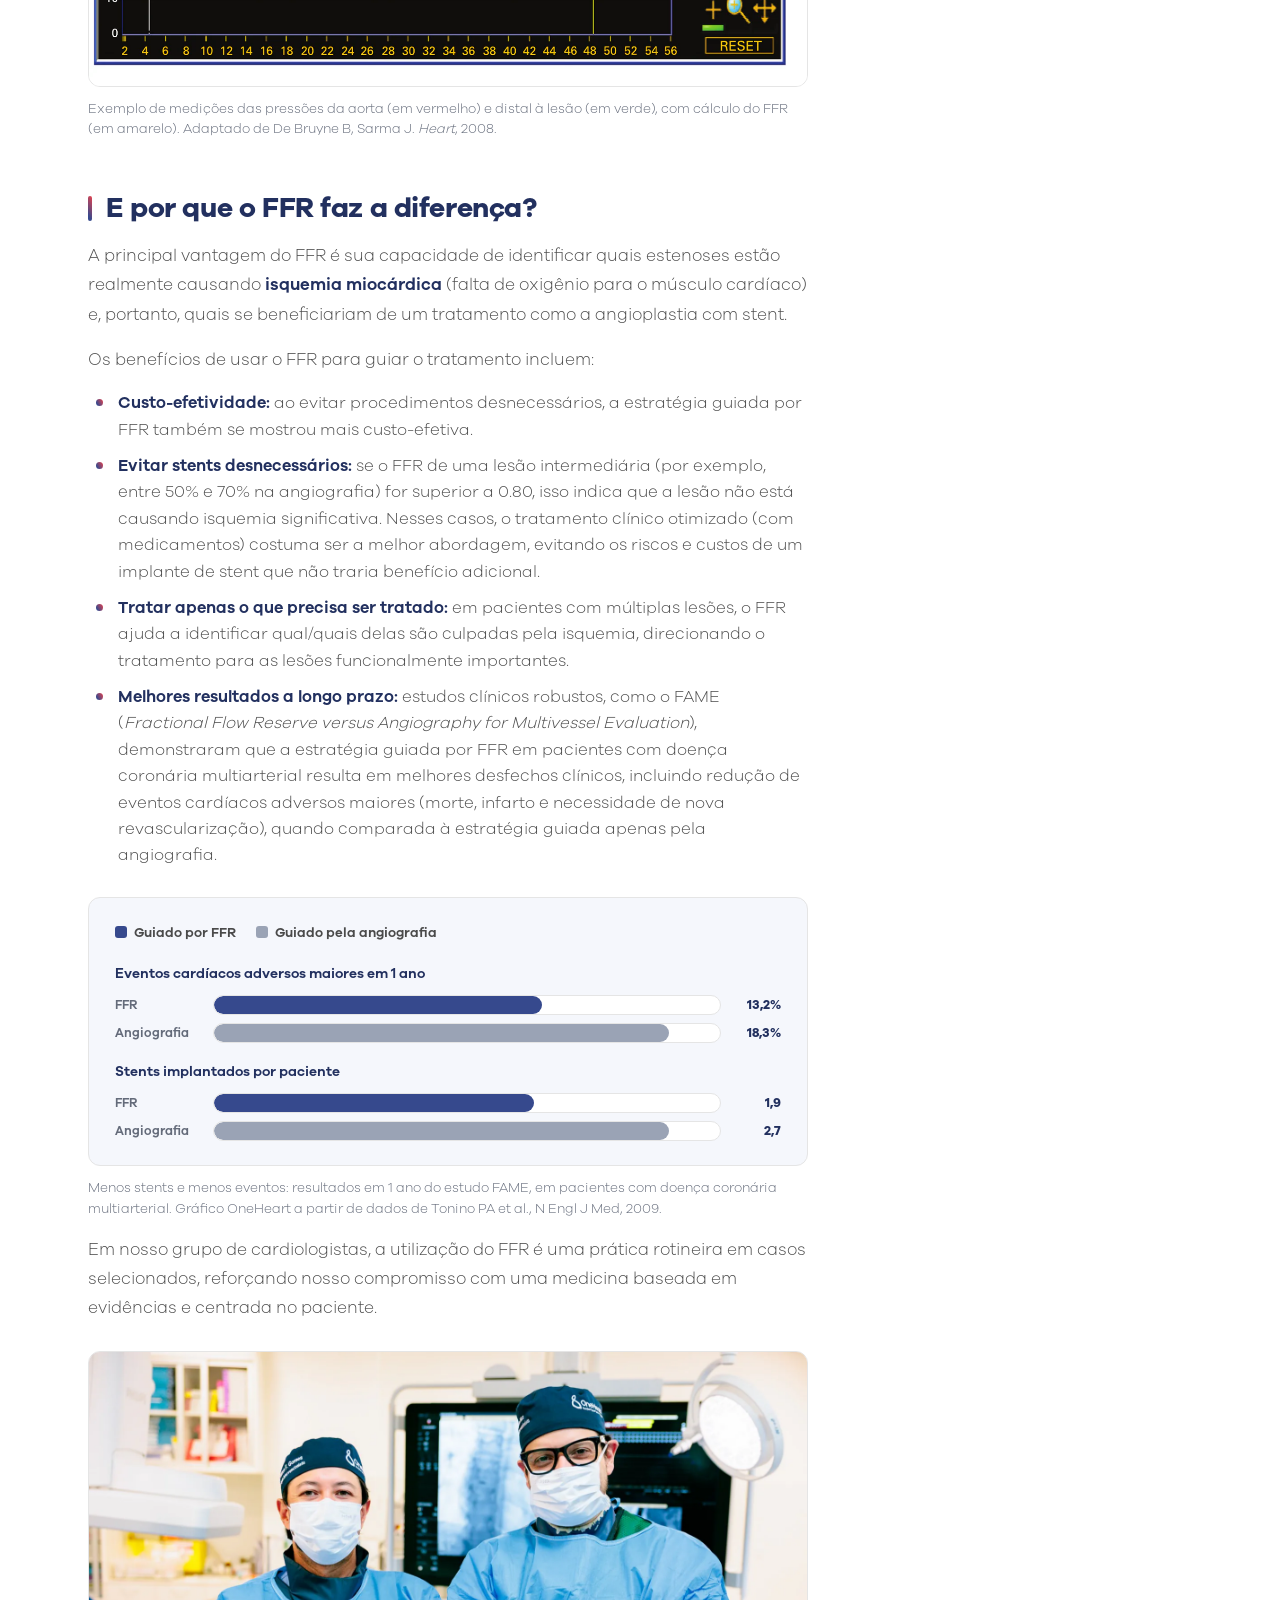
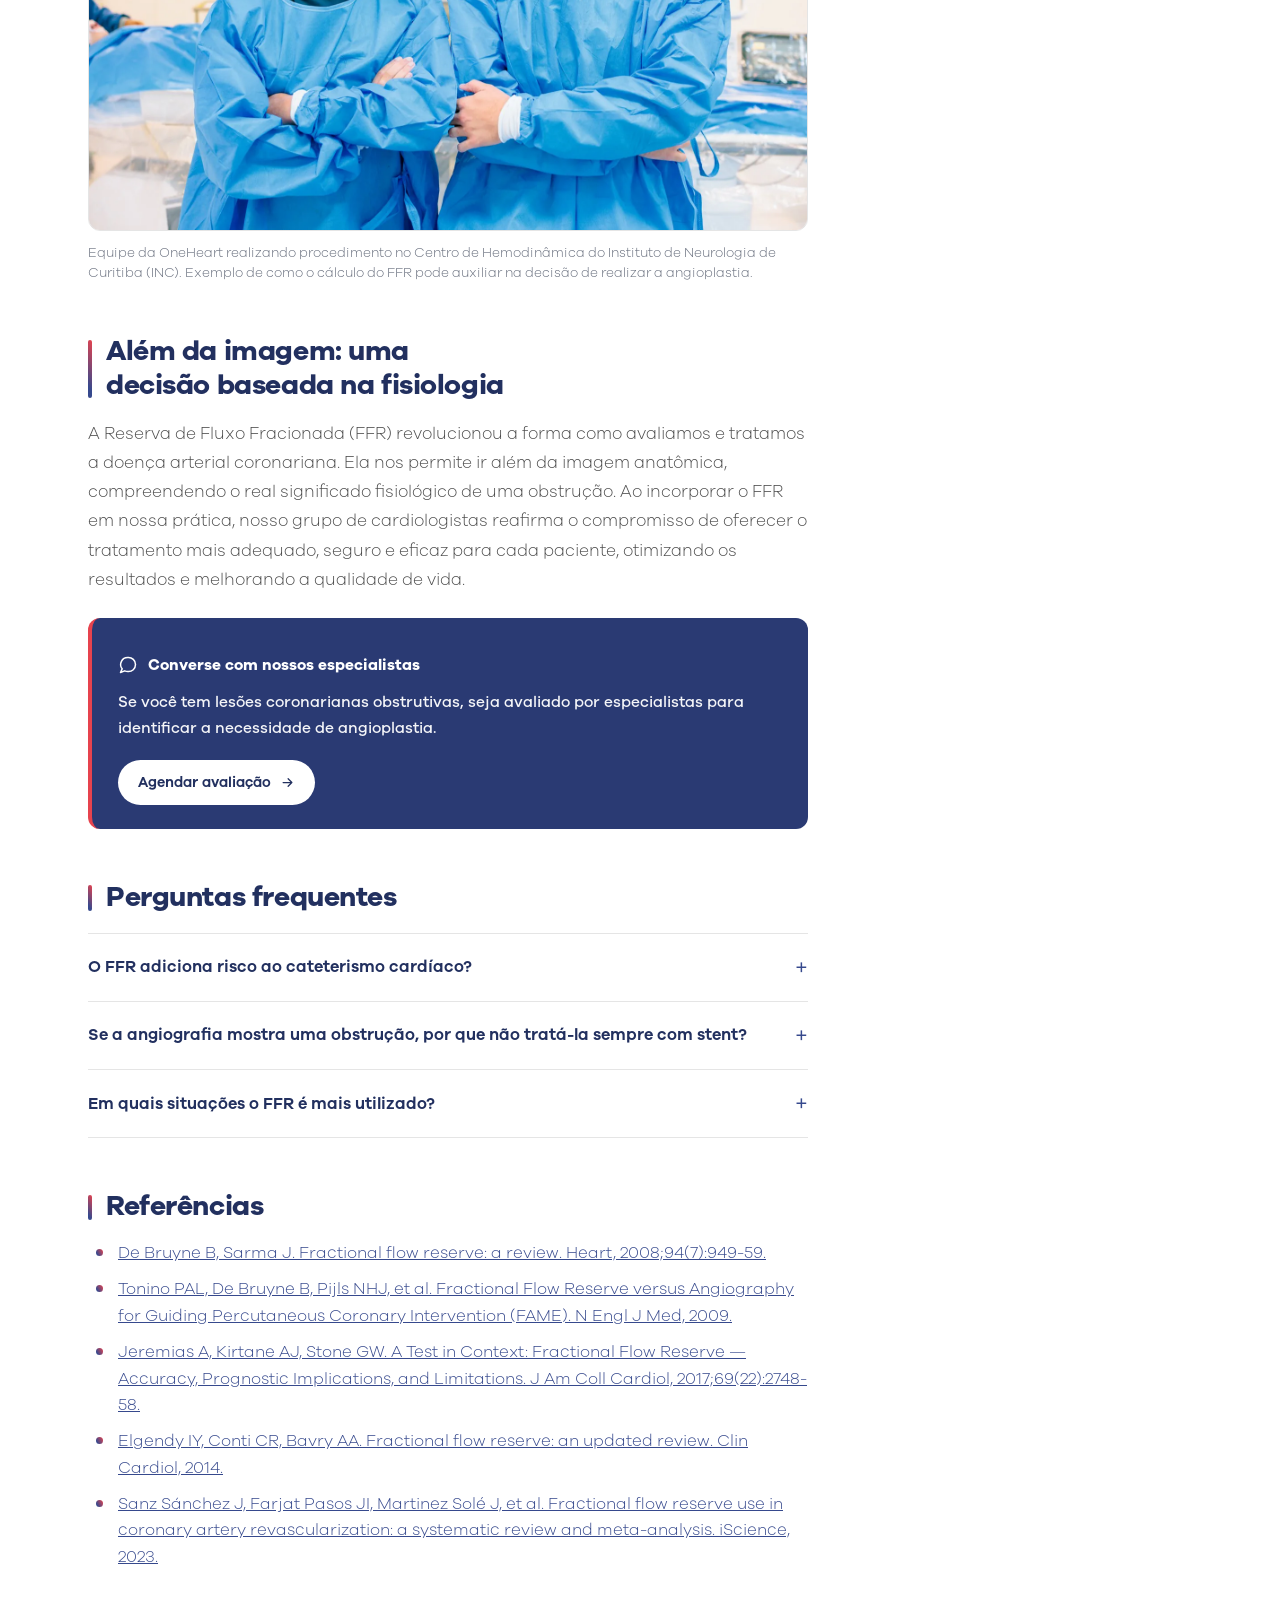
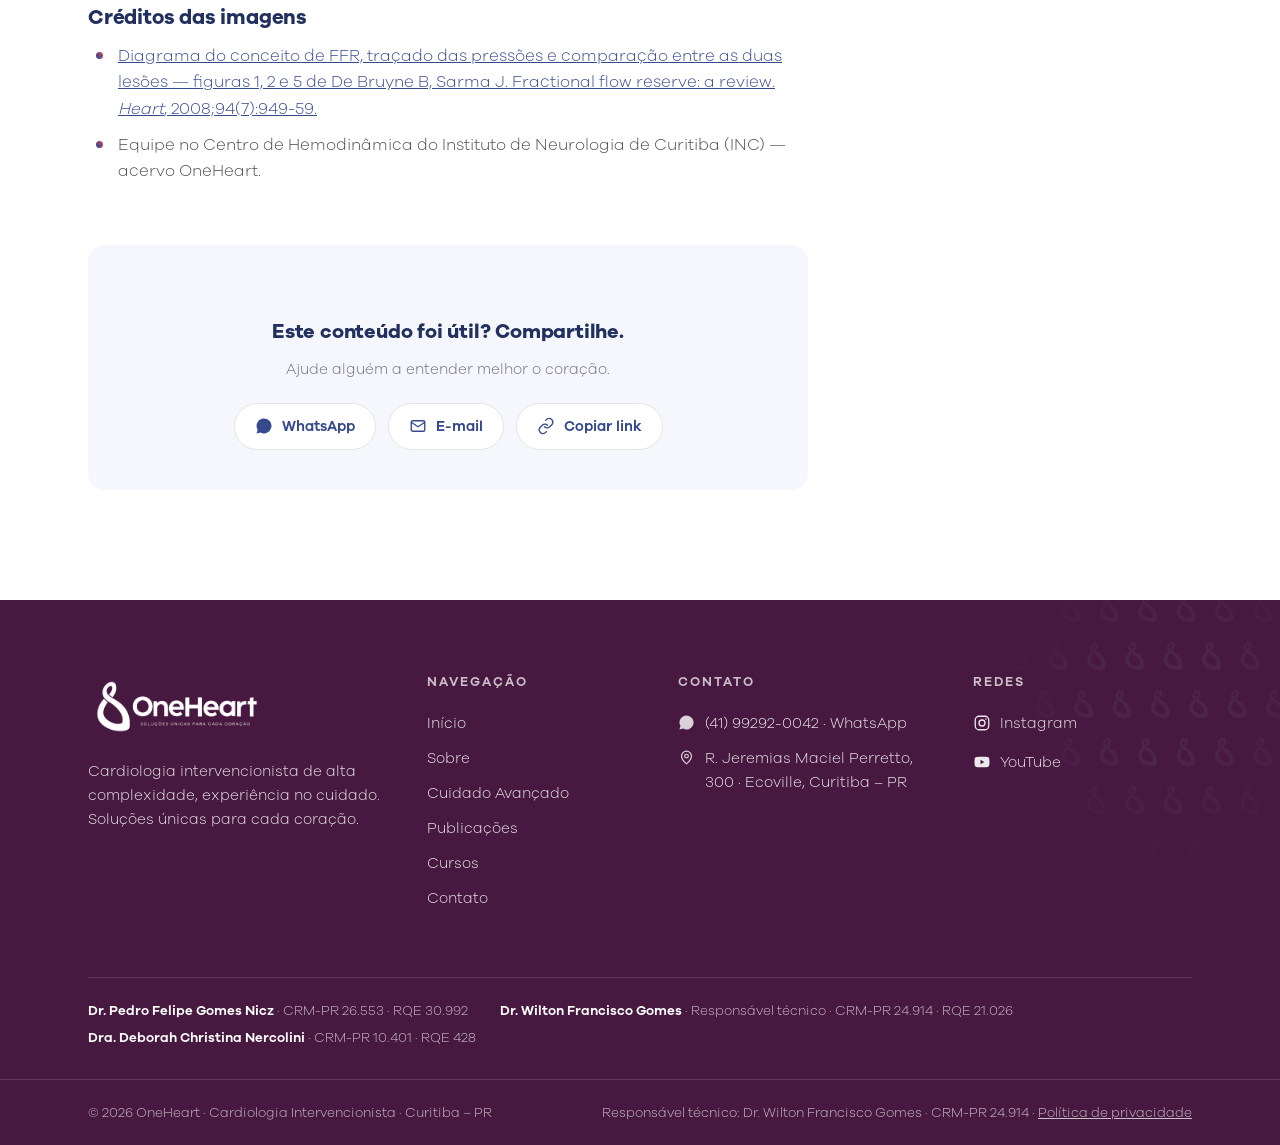
<file: artigo-ffr.html>
<!DOCTYPE html>
<html lang="pt-BR">
<head>
<meta charset="UTF-8">
<meta name="viewport" content="width=device-width, initial-scale=1.0">
<title>Reserva de fluxo fracionada (FFR): o que é e quando é indicada? — OneHeart</title>
<link rel="canonical" href="https://oneheart.net.br/artigo-ffr.html">
<meta name="description" content="Nem toda obstrução vista na angiografia limita o fluxo de forma crítica. Entenda o que é a reserva de fluxo fracionada (FFR), como ela é medida durante o cateterismo, o que significa o corte de 0,80 e como ela evita stents desnecessários. Conteúdo da equipe OneHeart, em Curitiba.">
<link rel="icon" type="image/webp" href="assets/img/selo-degrade.webp">
<link rel="preload" href="assets/fonts/GalanoGrotesqueExtraBold.woff2" as="font" type="font/woff2" crossorigin>
<link rel="preload" href="assets/fonts/GalanoGrotesqueLight.woff2" as="font" type="font/woff2" crossorigin>
<link rel="stylesheet" href="css/styles.css">
<script>if(window.matchMedia&&!matchMedia('(prefers-reduced-motion: reduce)').matches){document.documentElement.classList.add('js-reveal');window.addEventListener('error',function(){document.documentElement.classList.remove('js-reveal');});}</script>
<script type="application/ld+json">{"@context": "https://schema.org", "@type": "MedicalWebPage", "url": "https://oneheart.net.br/artigo-ffr.html", "headline": "Reserva de fluxo fracionada (FFR): o que é e quando é indicada?", "description": "Nem toda obstrução vista na angiografia limita o fluxo de forma crítica. Entenda o que é a reserva de fluxo fracionada (FFR), como ela é medida durante o cateterismo, o que significa o corte de 0,80 e como ela evita stents desnecessários. Conteúdo da equipe OneHeart, em Curitiba.", "inLanguage": "pt-BR", "audience": {"@type": "PeopleAudience", "audienceType": "Pacientes e médicos"}, "publisher": {"@id": "https://oneheart.net.br/#clinica"}, "author": {"@type": "Organization", "name": "Equipe OneHeart", "url": "https://oneheart.net.br/"}}</script>
</head>
<body>

<a class="skip-link" href="#conteudo">Pular para o conteúdo</a>

<header class="site-header" id="header">
  <div class="container">
    <a class="brand" href="index.html" aria-label="OneHeart — Início">
      <img src="assets/img/logo-principal-degrade.webp" alt="OneHeart — Soluções únicas para cada coração" width="640" height="240">
    </a>
    <nav class="site-nav" aria-label="Navegação principal">
      <ul>
        <li><a href="index.html">Início</a></li>
        <li><a href="sobre.html">Sobre</a></li>
        <li><a href="cuidado-avancado.html">Cuidado Avançado</a></li>
        <li><a href="publicacoes.html" aria-current="page">Publicações</a></li>
        <li><a href="cursos.html">Cursos</a></li>
        <li><a href="contato.html">Contato</a></li>
      </ul>
    </nav>
    <div class="header-cta">
      <a class="btn btn-primary" href="https://wa.me/5541992920042?text=Ol%C3%A1!%20Gostaria%20de%20agendar%20uma%20avalia%C3%A7%C3%A3o%20com%20a%20OneHeart." target="_blank" rel="noopener">Agendar avaliação</a>
    </div>
    <button class="nav-toggle" id="navToggle" aria-label="Abrir menu" aria-expanded="false" aria-controls="drawer">
      <svg width="26" height="26" viewBox="0 0 24 24" fill="none" stroke="currentColor" stroke-width="2" stroke-linecap="round"><path d="M4 7h16M4 12h16M4 17h16"/></svg>
    </button>
  </div>
</header>

<div class="drawer" id="drawer" aria-hidden="true">
  <div class="drawer-scrim" data-close></div>
  <div class="drawer-panel" role="dialog" aria-modal="true" aria-label="Menu">
    <div class="drawer-top">
      <img src="assets/img/logo-principal-degrade.webp" alt="OneHeart">
      <button class="drawer-close" data-close aria-label="Fechar menu">
        <svg width="20" height="20" viewBox="0 0 24 24" fill="none" stroke="currentColor" stroke-width="2" stroke-linecap="round"><path d="M6 6l12 12M18 6L6 18"/></svg>
      </button>
    </div>
    <nav aria-label="Navegação móvel">
      <a href="index.html">Início</a>
      <a href="sobre.html">Sobre</a>
      <a href="cuidado-avancado.html">Cuidado Avançado</a>
      <a href="publicacoes.html" aria-current="page">Publicações</a>
      <a href="cursos.html">Cursos</a>
      <a href="contato.html">Contato</a>
    </nav>
    <a class="btn btn-primary" href="https://wa.me/5541992920042?text=Ol%C3%A1!%20Gostaria%20de%20agendar%20uma%20avalia%C3%A7%C3%A3o%20com%20a%20OneHeart." target="_blank" rel="noopener">Agendar avaliação</a>
  </div>
</div>

<main id="conteudo">
  <article class="article">

    <header class="article-head reveal">
      <div class="container">
        <div class="article-topline">
          <a class="article-back" href="publicacoes.html">
            <svg width="16" height="16" viewBox="0 0 24 24" fill="none" stroke="currentColor" stroke-width="2" stroke-linecap="round" stroke-linejoin="round"><path d="M19 12H5M11 6l-6 6 6 6"/></svg>
            Publicações
          </a>
          <span class="article-cat">Fisiologia</span>
        </div>
        <h1>Reserva de fluxo fracionada (FFR): avaliando a real necessidade de tratar</h1>
        <p class="article-meta">Equipe OneHeart · 16 jun 2025 · 7 min de leitura</p>
        <p class="article-lead">Quando um paciente realiza um cateterismo cardíaco, o exame de imagem (angiografia) pode revelar uma ou mais obstruções (estenoses) nas artérias coronárias. A pergunta que surge imediatamente, tanto para o médico quanto para o paciente, é: <strong>“Essa obstrução precisa ser tratada com uma angioplastia com stent?”</strong> Continue a leitura para entender mais sobre a Reserva de Fluxo Fracionada (FFR)!</p>
        <p class="article-lead">Nem toda placa de gordura visível na angiografia está, de fato, causando uma restrição significativa ao fluxo sanguíneo para o músculo cardíaco (isquemia). É aqui que entra uma ferramenta avançada e precisa da cardiologia intervencionista: a <strong>Reserva de Fluxo Fracionada (FFR)</strong>.</p>
      </div>
    </header>

    <div class="container">
      <div class="article-layout">

        <!-- Sumário -->
        <aside class="article-toc reveal" aria-label="Sumário do artigo">
          <p class="toc-title">Neste artigo</p>
          <nav>
            <a href="#anatomia">Anatomia não é fisiologia</a>
            <a href="#o-que-e">O que é a reserva de fluxo fracionada</a>
            <a href="#como-e-medido">Como o FFR é medido</a>
            <a href="#interpretacao">Como interpretar o resultado</a>
            <a href="#diferenca">Por que o FFR faz a diferença</a>
            <a href="#conclusao">Além da imagem</a>
            <a href="#faq">Perguntas frequentes</a>
            <a href="#referencias">Referências</a>
          </nav>
        </aside>

        <!-- Corpo -->
        <div class="article-body">

          <section id="anatomia">
            <h2>Anatomia não é fisiologia</h2>
            <p>A angiografia coronária tradicional nos fornece um “mapa” anatômico das artérias do coração, mostrando onde estão as obstruções e qual o seu grau aparente de estreitamento. No entanto, essa imagem bidimensional nem sempre reflete o real <strong>impacto funcional</strong> daquela lesão. Uma obstrução que parece ser de 70% pode, em alguns casos, não estar limitando o fluxo sanguíneo de forma crítica, enquanto uma que parece de 50% pode estar causando isquemia significativa…</p>

            <figure class="article-figure">
              <img src="assets/img/artigo-ffr-duas-lesoes.webp" alt="Dois pacientes com estenoses semelhantes na artéria descendente anterior. À esquerda, o traçado de pressão resulta em FFR de 0,97; à direita, em FFR de 0,53" width="1440" height="1082" loading="lazy" decoding="async">
              <figcaption>Duas lesões parecidas, dois resultados opostos: na angiografia (acima), as estenoses da artéria descendente anterior são semelhantes; na medida de pressão (abaixo), a da esquerda tem FFR de 0,97 e não precisa de stent, enquanto a da direita tem FFR de 0,53 e merece tratamento. Adaptado de De Bruyne B, Sarma J. <em>Heart</em>, 2008.</figcaption>
            </figure>
          </section>

          <section id="o-que-e">
            <h2>O que é a reserva de fluxo fracionada?</h2>
            <p>A Reserva de Fluxo Fracionada (FFR) é uma <strong>medida fisiológica</strong>, realizada durante o próprio cateterismo cardíaco, que avalia exatamente isso: o impacto funcional de uma estenose coronária.</p>
            <p>Simplificando, o FFR mede a diferença de pressão sanguínea antes e depois da obstrução, sob condições de <strong>hiperemia máxima</strong>.</p>

            <div class="callout">
              <p class="callout-title">
                <svg width="20" height="20" viewBox="0 0 24 24" fill="none" stroke="currentColor" stroke-width="1.7" stroke-linecap="round" stroke-linejoin="round"><circle cx="9" cy="8" r="3.2"/><circle cx="16.5" cy="9.5" r="2.6"/><path d="M3.5 19.5c.6-3.6 2.7-5.5 5.5-5.5s4.9 1.9 5.5 5.5M15 14.4c2.4.3 4.1 2 4.6 5.1"/></svg>
                Tecnologia de ponta a serviço da decisão
              </p>
              <p>Em nosso grupo de cardiologistas, investimos em tecnologia de ponta e conhecimento especializado para oferecer diagnósticos e tratamentos cada vez mais precisos e personalizados. O FFR é um exemplo desse compromisso, nos permitindo tomar decisões terapêuticas mais embasadas e, muitas vezes, evitar procedimentos desnecessários, focando no que realmente trará benefício para a saúde do coração.</p>
              <a class="callout-link" href="https://wa.me/5541992920042?text=Ol%C3%A1!%20Gostaria%20de%20agendar%20uma%20avalia%C3%A7%C3%A3o%20sobre%20les%C3%B5es%20coronarianas%20e%20FFR." target="_blank" rel="noopener">
                Se você tem lesões coronarianas obstrutivas, seja avaliado por especialistas
                <svg width="15" height="15" viewBox="0 0 24 24" fill="none" stroke="currentColor" stroke-width="2" stroke-linecap="round" stroke-linejoin="round" aria-hidden="true"><path d="M5 12h14M13 6l6 6-6 6"/></svg>
              </a>
            </div>
          </section>

          <section id="como-e-medido">
            <h2>Como o FFR é medido</h2>

            <figure class="article-figure">
              <div class="tavi-steps">
                <div class="tavi-step">
                  <span class="ts-num" aria-hidden="true">1</span>
                  <div class="ts-icon">
                    <svg width="24" height="24" viewBox="0 0 24 24" fill="none" stroke="currentColor" stroke-width="1.7" stroke-linecap="round" stroke-linejoin="round"><path d="M12 3v3.5"/><path d="M8.5 6.5h7l-1 5.5a3.6 3.6 0 0 1-2.5 2.9V21"/><path d="M9 21h6"/></svg>
                  </div>
                  <h4>Hiperemia máxima</h4>
                  <p>Um medicamento dilata ao máximo as pequenas artérias, simulando o coração em esforço intenso.</p>
                </div>
                <div class="tavi-step">
                  <span class="ts-num" aria-hidden="true">2</span>
                  <div class="ts-icon">
                    <svg width="24" height="24" viewBox="0 0 24 24" fill="none" stroke="currentColor" stroke-width="1.7" stroke-linecap="round" stroke-linejoin="round"><path d="M3 12h11"/><path d="M10 7l5 5-5 5"/><circle cx="19.4" cy="12" r="1.5" fill="currentColor" stroke="none"/></svg>
                  </div>
                  <h4>Fio-guia com sensor</h4>
                  <p>Um fio muito fino, com sensor de pressão na ponta, ultrapassa a lesão a ser estudada.</p>
                </div>
                <div class="tavi-step">
                  <span class="ts-num" aria-hidden="true">3</span>
                  <div class="ts-icon">
                    <svg width="24" height="24" viewBox="0 0 24 24" fill="none" stroke="currentColor" stroke-width="1.7" stroke-linecap="round" stroke-linejoin="round"><path d="M7 8.5h10"/><path d="M8 15.5h8"/><path d="M14.5 5 9.5 19"/></svg>
                  </div>
                  <h4>O cálculo Pd/Pa</h4>
                  <p>A pressão medida depois da lesão é dividida pela pressão na aorta. O resultado é o FFR.</p>
                </div>
              </div>
              <figcaption>As três etapas da medida do FFR, feita durante o próprio cateterismo. Ilustração OneHeart.</figcaption>
            </figure>

            <h3>Hiperemia máxima</h3>
            <p>Para entender o verdadeiro impacto de uma obstrução, precisamos ver como ela se comporta quando o coração está trabalhando ao máximo e demandando o maior fluxo sanguíneo possível (como durante um exercício intenso). Durante o FFR, administramos um medicamento (geralmente <strong>adenosina</strong>) que dilata ao máximo as pequenas artérias do coração, simulando essa condição de esforço máximo. É um estado seguro e transitório, essencial para a precisão do exame.</p>

            <h3>A medida</h3>
            <p>Um fio-guia especial, muito fino e com um sensor de pressão em sua ponta, é avançado através do cateter até a artéria coronária, ultrapassando a lesão a ser estudada. Com o coração sob hiperemia máxima, medimos a <strong>pressão distal à lesão (Pd)</strong> e a comparamos com a <strong>pressão na aorta (Pa</strong>, antes da lesão<strong>)</strong>. O FFR é o resultado da divisão Pd/Pa.</p>

            <figure class="article-figure">
              <img src="assets/img/artigo-ffr-conceito.webp" alt="Diagrama comparando uma artéria sem obstrução, em que a pressão se mantém em 100 até o músculo cardíaco, com uma artéria com estenose, em que a pressão cai de 100 para 70 depois da obstrução" width="1100" height="932" loading="lazy" decoding="async">
              <figcaption>Por que medir pressão responde sobre fluxo: na artéria sem obstrução (acima), a pressão chega ao músculo praticamente inalterada. Com uma estenose (abaixo), a pressão cai de 100 para 70 depois da lesão — e o fluxo máximo cai na mesma proporção. Adaptado de De Bruyne B, Sarma J. <em>Heart</em>, 2008.</figcaption>
            </figure>
          </section>

          <section id="interpretacao">
            <h2>Como interpretar o resultado</h2>
            <p>Um valor de FFR de <strong>1.0</strong> significa que não há nenhuma limitação ao fluxo. Quanto menor o valor do FFR, maior o impacto da obstrução no fluxo sanguíneo.</p>

            <figure class="article-figure">
              <div class="ffr-scale" role="img" aria-label="Escala de FFR de 0,50 a 1,00. Valores iguais ou menores que 0,80 indicam isquemia significativa e costumam se beneficiar de angioplastia. Valores acima de 0,80 indicam ausência de isquemia significativa, com tratamento clínico otimizado como melhor abordagem.">
                <div class="fs-bar">
                  <div class="fs-zone low">FFR ≤ 0,80</div>
                  <div class="fs-zone high">FFR &gt; 0,80</div>
                </div>
                <div class="fs-ticks">
                  <span class="start">0,50</span>
                  <span class="cut">0,80</span>
                  <span class="end">1,00</span>
                </div>
                <div class="fs-legend">
                  <div class="fs-item low">
                    <h4>Isquemia significativa</h4>
                    <p>A lesão limita o fluxo de forma relevante. É a situação em que a angioplastia com stent tende a trazer benefício.</p>
                  </div>
                  <div class="fs-item high">
                    <h4>Sem isquemia significativa</h4>
                    <p>A lesão não compromete o fluxo de forma crítica. O tratamento clínico otimizado costuma ser a melhor abordagem.</p>
                  </div>
                </div>
              </div>
              <figcaption>O valor de 0,80 é o ponto de corte usado na prática para separar as lesões que causam isquemia daquelas que não causam. Ilustração OneHeart.</figcaption>
            </figure>

            <figure class="article-figure">
              <img src="assets/img/artigo-ffr-tracado-pressoes.webp" alt="Tela do laboratório de hemodinâmica com as curvas de pressão da aorta em vermelho e distal à lesão em verde, e o valor de FFR de 0,58 em amarelo" width="1400" height="994" loading="lazy" decoding="async">
              <figcaption>Exemplo de medições das pressões da aorta (em vermelho) e distal à lesão (em verde), com cálculo do FFR (em amarelo). Adaptado de De Bruyne B, Sarma J. <em>Heart</em>, 2008.</figcaption>
            </figure>
          </section>

          <section id="diferenca">
            <h2>E por que o FFR faz a diferença?</h2>
            <p>A principal vantagem do FFR é sua capacidade de identificar quais estenoses estão realmente causando <strong>isquemia miocárdica</strong> (falta de oxigênio para o músculo cardíaco) e, portanto, quais se beneficiariam de um tratamento como a angioplastia com stent.</p>
            <p>Os benefícios de usar o FFR para guiar o tratamento incluem:</p>
            <ul>
              <li><strong>Custo-efetividade:</strong> ao evitar procedimentos desnecessários, a estratégia guiada por FFR também se mostrou mais custo-efetiva.</li>
              <li><strong>Evitar stents desnecessários:</strong> se o FFR de uma lesão intermediária (por exemplo, entre 50% e 70% na angiografia) for superior a 0.80, isso indica que a lesão não está causando isquemia significativa. Nesses casos, o tratamento clínico otimizado (com medicamentos) costuma ser a melhor abordagem, evitando os riscos e custos de um implante de stent que não traria benefício adicional.</li>
              <li><strong>Tratar apenas o que precisa ser tratado:</strong> em pacientes com múltiplas lesões, o FFR ajuda a identificar qual/quais delas são culpadas pela isquemia, direcionando o tratamento para as lesões funcionalmente importantes.</li>
              <li><strong>Melhores resultados a longo prazo:</strong> estudos clínicos robustos, como o FAME (<em>Fractional Flow Reserve versus Angiography for Multivessel Evaluation</em>), demonstraram que a estratégia guiada por FFR em pacientes com doença coronária multiarterial resulta em melhores desfechos clínicos, incluindo redução de eventos cardíacos adversos maiores (morte, infarto e necessidade de nova revascularização), quando comparada à estratégia guiada apenas pela angiografia.</li>
            </ul>

            <figure class="article-figure">
              <div class="stat-compare" role="img" aria-label="Resultados do estudo FAME em pacientes com doença coronária multiarterial: eventos cardíacos em 1 ano de 13,2% na estratégia guiada por FFR contra 18,3% na guiada pela angiografia; número de stents por paciente de 1,9 contra 2,7.">
                <div class="sc-legend">
                  <span><span class="sc-k sc-tavr"></span>Guiado por FFR</span>
                  <span><span class="sc-k sc-cir"></span>Guiado pela angiografia</span>
                </div>
                <div class="sc-row">
                  <div class="sc-label">Eventos cardíacos adversos maiores em 1 ano</div>
                  <div class="sc-bar-row"><span class="sc-tag">FFR</span><div class="sc-track"><div class="sc-fill sc-tavr" style="width:64.9%"></div></div><span class="sc-val">13,2%</span></div>
                  <div class="sc-bar-row"><span class="sc-tag">Angiografia</span><div class="sc-track"><div class="sc-fill sc-cir" style="width:90%"></div></div><span class="sc-val">18,3%</span></div>
                </div>
                <div class="sc-row">
                  <div class="sc-label">Stents implantados por paciente</div>
                  <div class="sc-bar-row"><span class="sc-tag">FFR</span><div class="sc-track"><div class="sc-fill sc-tavr" style="width:63.3%"></div></div><span class="sc-val">1,9</span></div>
                  <div class="sc-bar-row"><span class="sc-tag">Angiografia</span><div class="sc-track"><div class="sc-fill sc-cir" style="width:90%"></div></div><span class="sc-val">2,7</span></div>
                </div>
              </div>
              <figcaption>Menos stents e menos eventos: resultados em 1 ano do estudo FAME, em pacientes com doença coronária multiarterial. Gráfico OneHeart a partir de dados de Tonino PA et al., N Engl J Med, 2009.</figcaption>
            </figure>

            <p>Em nosso grupo de cardiologistas, a utilização do FFR é uma prática rotineira em casos selecionados, reforçando nosso compromisso com uma medicina baseada em evidências e centrada no paciente.</p>

            <figure class="article-figure">
              <img src="assets/img/artigo-ffr-equipe-inc.webp" alt="Dois cardiologistas da equipe OneHeart paramentados no Centro de Hemodinâmica, com o monitor de angiografia ao fundo" width="1600" height="1066" loading="lazy" decoding="async">
              <figcaption>Equipe da OneHeart realizando procedimento no Centro de Hemodinâmica do Instituto de Neurologia de Curitiba (INC). Exemplo de como o cálculo do FFR pode auxiliar na decisão de realizar a angioplastia.</figcaption>
            </figure>
          </section>

          <section id="conclusao">
            <h2>Além da imagem: uma decisão baseada na fisiologia</h2>
            <p>A Reserva de Fluxo Fracionada (FFR) revolucionou a forma como avaliamos e tratamos a doença arterial coronariana. Ela nos permite ir além da imagem anatômica, compreendendo o real significado fisiológico de uma obstrução. Ao incorporar o FFR em nossa prática, nosso grupo de cardiologistas reafirma o compromisso de oferecer o tratamento mais adequado, seguro e eficaz para cada paciente, otimizando os resultados e melhorando a qualidade de vida.</p>

            <div class="callout">
              <p class="callout-title">
                <svg width="20" height="20" viewBox="0 0 24 24" fill="none" stroke="currentColor" stroke-width="1.8" stroke-linecap="round" stroke-linejoin="round"><path d="M21 11.5a8.4 8.4 0 0 1-9 8.4 8.9 8.9 0 0 1-4-.9L3 21l2-4.4A8.4 8.4 0 0 1 12 3a8.4 8.4 0 0 1 9 8.5z"/></svg>
                Converse com nossos especialistas
              </p>
              <p>Se você tem lesões coronarianas obstrutivas, seja avaliado por especialistas para identificar a necessidade de angioplastia.</p>
              <a class="callout-link" href="https://wa.me/5541992920042?text=Ol%C3%A1!%20Gostaria%20de%20agendar%20uma%20avalia%C3%A7%C3%A3o%20sobre%20les%C3%B5es%20coronarianas%20e%20FFR." target="_blank" rel="noopener">
                Agendar avaliação
                <svg width="15" height="15" viewBox="0 0 24 24" fill="none" stroke="currentColor" stroke-width="2" stroke-linecap="round" stroke-linejoin="round" aria-hidden="true"><path d="M5 12h14M13 6l6 6-6 6"/></svg>
              </a>
            </div>
          </section>

          <section id="faq">
            <h2>Perguntas frequentes</h2>
            <div class="faq">
              <details>
                <summary>O FFR adiciona risco ao cateterismo cardíaco?</summary>
                <p>O FFR é um procedimento muito seguro. Os riscos adicionais ao cateterismo padrão são mínimos e geralmente relacionados à passagem do fio-guia ou aos efeitos transitórios da adenosina. Nossa equipe experiente toma todas as precauções para minimizar qualquer risco. Explicaremos todos os riscos em uma avaliação presencial.</p>
              </details>
              <details>
                <summary>Se a angiografia mostra uma obstrução, por que não tratá-la sempre com stent?</summary>
                <p>Colocar um stent quando não é necessário não traz benefício adicional e adiciona os riscos inerentes ao procedimento. A angiografia mostra a anatomia, mas não necessariamente a fisiologia (o impacto no fluxo). Muitas obstruções visualizadas não limitam o fluxo sanguíneo de forma significativa a ponto de requerer um stent. O FFR nos ajuda a identificar precisamente quais lesões se beneficiarão do tratamento, evitando intervenções em lesões que podem ser seguramente manejadas com medicação.</p>
              </details>
              <details>
                <summary>Em quais situações o FFR é mais utilizado?</summary>
                <p>O FFR é particularmente útil para avaliar lesões coronárias de gravidade intermediária (geralmente entre 40% e 70% de obstrução visual pela angiografia), em pacientes com doença em múltiplas artérias para decidir quais lesões tratar, ou quando há discordância entre os sintomas do paciente e os achados da angiografia ou de testes não invasivos.</p>
              </details>
            </div>
          </section>

          <section id="referencias">
            <h2>Referências</h2>
            <ul class="ref-list">
              <li><a href="https://heart.bmj.com/content/94/7/949" target="_blank" rel="noopener">De Bruyne B, Sarma J. Fractional flow reserve: a review. Heart, 2008;94(7):949-59.</a></li>
              <li><a href="https://www.nejm.org/doi/full/10.1056/NEJMoa0807611" target="_blank" rel="noopener">Tonino PAL, De Bruyne B, Pijls NHJ, et al. Fractional Flow Reserve versus Angiography for Guiding Percutaneous Coronary Intervention (FAME). N Engl J Med, 2009.</a></li>
              <li><a href="https://www.jacc.org/doi/10.1016/j.jacc.2017.04.019" target="_blank" rel="noopener">Jeremias A, Kirtane AJ, Stone GW. A Test in Context: Fractional Flow Reserve — Accuracy, Prognostic Implications, and Limitations. J Am Coll Cardiol, 2017;69(22):2748-58.</a></li>
              <li><a href="https://pmc.ncbi.nlm.nih.gov/articles/PMC6649528" target="_blank" rel="noopener">Elgendy IY, Conti CR, Bavry AA. Fractional flow reserve: an updated review. Clin Cardiol, 2014.</a></li>
              <li><a href="https://www.sciencedirect.com/science/article/pii/S2589004223013226" target="_blank" rel="noopener">Sanz Sánchez J, Farjat Pasos JI, Martinez Solé J, et al. Fractional flow reserve use in coronary artery revascularization: a systematic review and meta-analysis. iScience, 2023.</a></li>
            </ul>

            <h3>Créditos das imagens</h3>
            <ul class="ref-list">
              <li><a href="https://heart.bmj.com/content/94/7/949" target="_blank" rel="noopener">Diagrama do conceito de FFR, traçado das pressões e comparação entre as duas lesões — figuras 1, 2 e 5 de De Bruyne B, Sarma J. Fractional flow reserve: a review. <em>Heart</em>, 2008;94(7):949-59.</a></li>
              <li>Equipe no Centro de Hemodinâmica do Instituto de Neurologia de Curitiba (INC) — acervo OneHeart.</li>
            </ul>
          </section>

          <!-- Compartilhar -->
          <div class="article-share reveal">
            <h3>Este conteúdo foi útil? Compartilhe.</h3>
            <p>Ajude alguém a entender melhor o coração.</p>
            <div class="share-btns">
              <a class="share-btn" data-share="whatsapp" href="#" target="_blank" rel="noopener" aria-label="Compartilhar no WhatsApp">
                <svg width="18" height="18" viewBox="0 0 24 24" fill="currentColor" aria-hidden="true"><path d="M12.04 2a9.9 9.9 0 0 0-8.5 14.94L2 22l5.2-1.5A9.9 9.9 0 1 0 12.04 2zm4.5 11.96c-.25-.12-1.46-.72-1.68-.8-.23-.09-.4-.13-.56.12-.17.25-.64.8-.78.97-.15.16-.29.19-.54.06-.24-.12-1.04-.38-1.98-1.22a7.4 7.4 0 0 1-1.37-1.7c-.14-.25-.01-.38.11-.5.11-.11.25-.29.37-.43.12-.15.16-.25.24-.42.08-.16.04-.31-.02-.43-.06-.12-.55-1.34-.76-1.83-.2-.48-.4-.42-.56-.43h-.48c-.16 0-.43.06-.66.31-.22.25-.86.84-.86 2.05 0 1.2.88 2.37 1 2.53.13.17 1.74 2.65 4.2 3.72.59.25 1.05.4 1.4.52.6.19 1.13.16 1.56.1.47-.07 1.46-.6 1.66-1.18.2-.57.2-1.06.15-1.17-.06-.1-.23-.17-.47-.29z"/></svg>
                WhatsApp
              </a>
              <a class="share-btn" data-share="email" href="#" aria-label="Compartilhar por e-mail">
                <svg width="18" height="18" viewBox="0 0 24 24" fill="none" stroke="currentColor" stroke-width="1.8" stroke-linecap="round" stroke-linejoin="round" aria-hidden="true"><rect x="3" y="5" width="18" height="14" rx="2"/><path d="m3 7 9 6 9-6"/></svg>
                E-mail
              </a>
              <button class="share-btn" type="button" data-share="copy" aria-label="Copiar link do artigo">
                <svg width="18" height="18" viewBox="0 0 24 24" fill="none" stroke="currentColor" stroke-width="1.8" stroke-linecap="round" stroke-linejoin="round" aria-hidden="true"><path d="M10 13a5 5 0 0 0 7 0l3-3a5 5 0 0 0-7-7l-1.5 1.5"/><path d="M14 11a5 5 0 0 0-7 0l-3 3a5 5 0 0 0 7 7l1.5-1.5"/></svg>
                <span class="share-label">Copiar link</span>
              </button>
            </div>
          </div>

        </div>
      </div>
    </div>
  </article>
</main>

<!-- ══════════ Footer ══════════ -->
<footer class="site-footer">
  <div class="container">
    <div class="cols">
      <div class="brand-col">
        <img src="assets/img/logo-branco.webp" alt="OneHeart">
        <p>Cardiologia intervencionista de alta complexidade, experiência no cuidado. Soluções únicas para cada coração.</p>
      </div>
      <nav aria-label="Mapa do site">
        <h4>Navegação</h4>
        <ul>
          <li><a href="index.html">Início</a></li>
          <li><a href="sobre.html">Sobre</a></li>
          <li><a href="cuidado-avancado.html">Cuidado Avançado</a></li>
          <li><a href="publicacoes.html">Publicações</a></li>
          <li><a href="cursos.html">Cursos</a></li>
          <li><a href="contato.html">Contato</a></li>
        </ul>
      </nav>
      <div>
        <h4>Contato</h4>
        <ul class="contact">
          <li>
            <svg width="17" height="17" viewBox="0 0 24 24" fill="currentColor"><path d="M12.04 2a9.9 9.9 0 0 0-8.5 14.94L2 22l5.2-1.5A9.9 9.9 0 1 0 12.04 2z"/></svg>
            <a href="https://wa.me/5541992920042" target="_blank" rel="noopener">(41)&nbsp;99292-0042 · WhatsApp</a>
          </li>
          <li>
            <svg width="17" height="17" viewBox="0 0 24 24" fill="none" stroke="currentColor" stroke-width="1.7" stroke-linecap="round" stroke-linejoin="round"><path d="M12 21s-7-5.6-7-11a7 7 0 0 1 14 0c0 5.4-7 11-7 11z"/><circle cx="12" cy="10" r="2.6"/></svg>
            <a href="https://maps.app.goo.gl/xK6griNg4cDpkGGh6" target="_blank" rel="noopener">R. Jeremias Maciel Perretto, 300 · Ecoville, Curitiba – PR</a>
          </li>
        </ul>
      </div>
      <div>
        <h4>Redes</h4>
        <ul class="social">
          <li><a href="https://instagram.com/oneheartmd/" target="_blank" rel="noopener">
            <svg width="18" height="18" viewBox="0 0 24 24" fill="none" stroke="currentColor" stroke-width="1.7"><rect x="3" y="3" width="18" height="18" rx="5"/><circle cx="12" cy="12" r="4"/><circle cx="17.3" cy="6.7" r="1.1" fill="currentColor" stroke="none"/></svg>
            Instagram</a></li>
          <li><a href="https://youtube.com/@oneheartmd" target="_blank" rel="noopener">
            <svg width="18" height="18" viewBox="0 0 24 24" fill="currentColor"><path d="M21.58 7.19c-.23-.86-.9-1.53-1.76-1.76C18.25 5 12 5 12 5s-6.25 0-7.82.43c-.86.23-1.53.9-1.76 1.76C2 8.76 2 12 2 12s0 3.24.42 4.81c.23.86.9 1.53 1.76 1.76C5.75 19 12 19 12 19s6.25 0 7.82-.43c.86-.23 1.53-.9 1.76-1.76C22 15.24 22 12 22 12s0-3.24-.42-4.81zM10 15V9l5.2 3-5.2 3z"/></svg>
            YouTube</a></li>
        </ul>
      </div>
    </div>
    <div class="footer-creds" aria-label="Corpo clínico e credenciais">
      <span><strong>Dr. Pedro Felipe Gomes Nicz</strong> · CRM-PR 26.553 · RQE 30.992</span>
      <span><strong>Dr. Wilton Francisco Gomes</strong> · Responsável técnico · CRM-PR 24.914 · RQE 21.026</span>
      <span><strong>Dra. Deborah Christina Nercolini</strong> · CRM-PR 10.401 · RQE 428</span>
    </div>
  </div>
  <div class="footer-bar">
    <div class="container">
      <span>© <span id="year">2026</span> OneHeart · Cardiologia Intervencionista · Curitiba – PR</span>
      <span>Responsável técnico: Dr. Wilton Francisco Gomes · CRM-PR 24.914 · <a href="#">Política de privacidade</a></span>
    </div>
  </div>
</footer>

<a class="whats-float" href="https://wa.me/5541992920042?text=Ol%C3%A1!%20Gostaria%20de%20agendar%20uma%20avalia%C3%A7%C3%A3o%20com%20a%20OneHeart." target="_blank" rel="noopener" aria-label="Conversar no WhatsApp">
  <svg width="26" height="26" viewBox="0 0 24 24" fill="currentColor"><path d="M12.04 2a9.9 9.9 0 0 0-8.5 14.94L2 22l5.2-1.5A9.9 9.9 0 1 0 12.04 2zm0 18.1a8.2 8.2 0 0 1-4.2-1.15l-.3-.18-3.08.9.86-3-.2-.31a8.22 8.22 0 1 1 6.92 3.74zm4.5-6.14c-.25-.12-1.46-.72-1.68-.8-.23-.09-.4-.13-.56.12-.17.25-.64.8-.78.97-.15.16-.29.19-.54.06-.24-.12-1.04-.38-1.98-1.22a7.4 7.4 0 0 1-1.37-1.7c-.14-.25-.01-.38.11-.5.11-.11.25-.29.37-.43.12-.15.16-.25.24-.42.08-.16.04-.31-.02-.43-.06-.12-.55-1.34-.76-1.83-.2-.48-.4-.42-.56-.43h-.48c-.16 0-.43.06-.66.31-.22.25-.86.84-.86 2.05 0 1.2.88 2.37 1 2.53.13.17 1.74 2.65 4.2 3.72.59.25 1.05.4 1.4.52.6.19 1.13.16 1.56.1.47-.07 1.46-.6 1.66-1.18.2-.57.2-1.06.15-1.17-.06-.1-.23-.17-.47-.29z"/></svg>
</a>

<script src="js/main.js"></script>
</body>
</html>
</file>
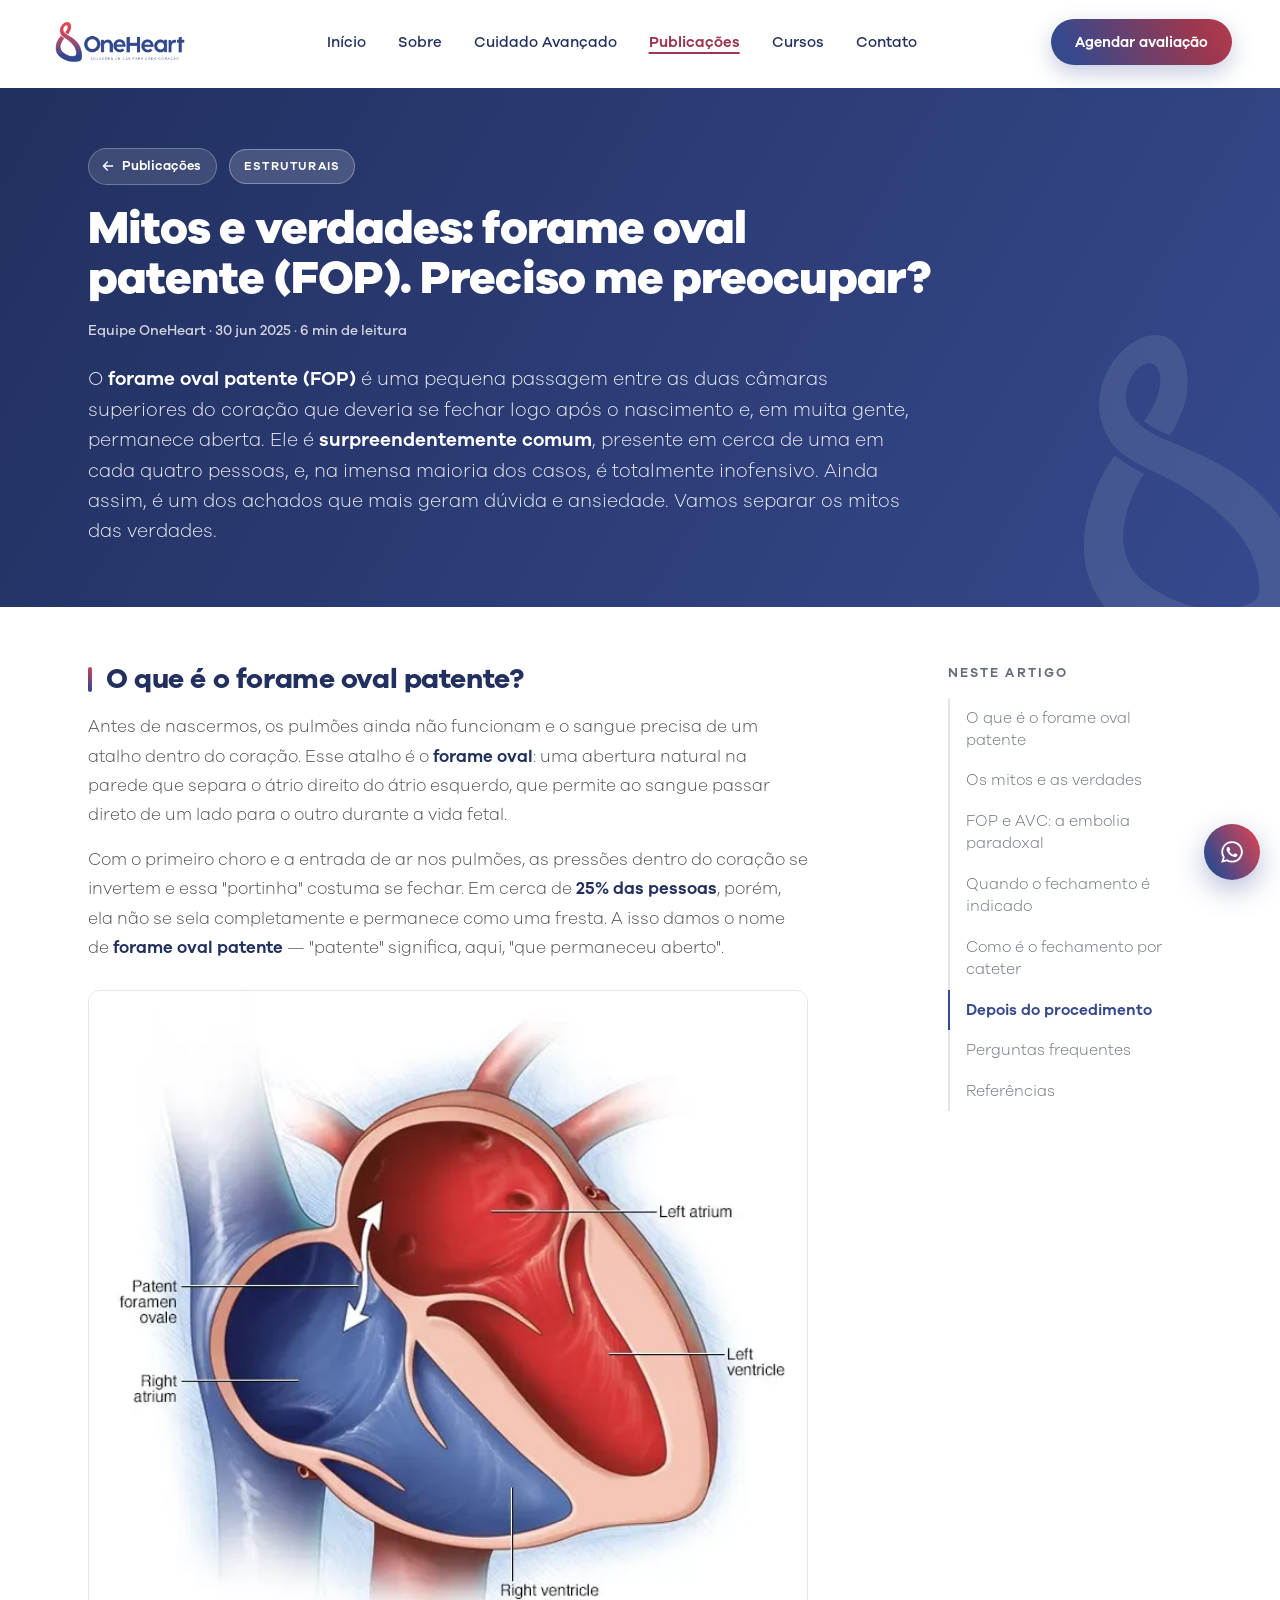
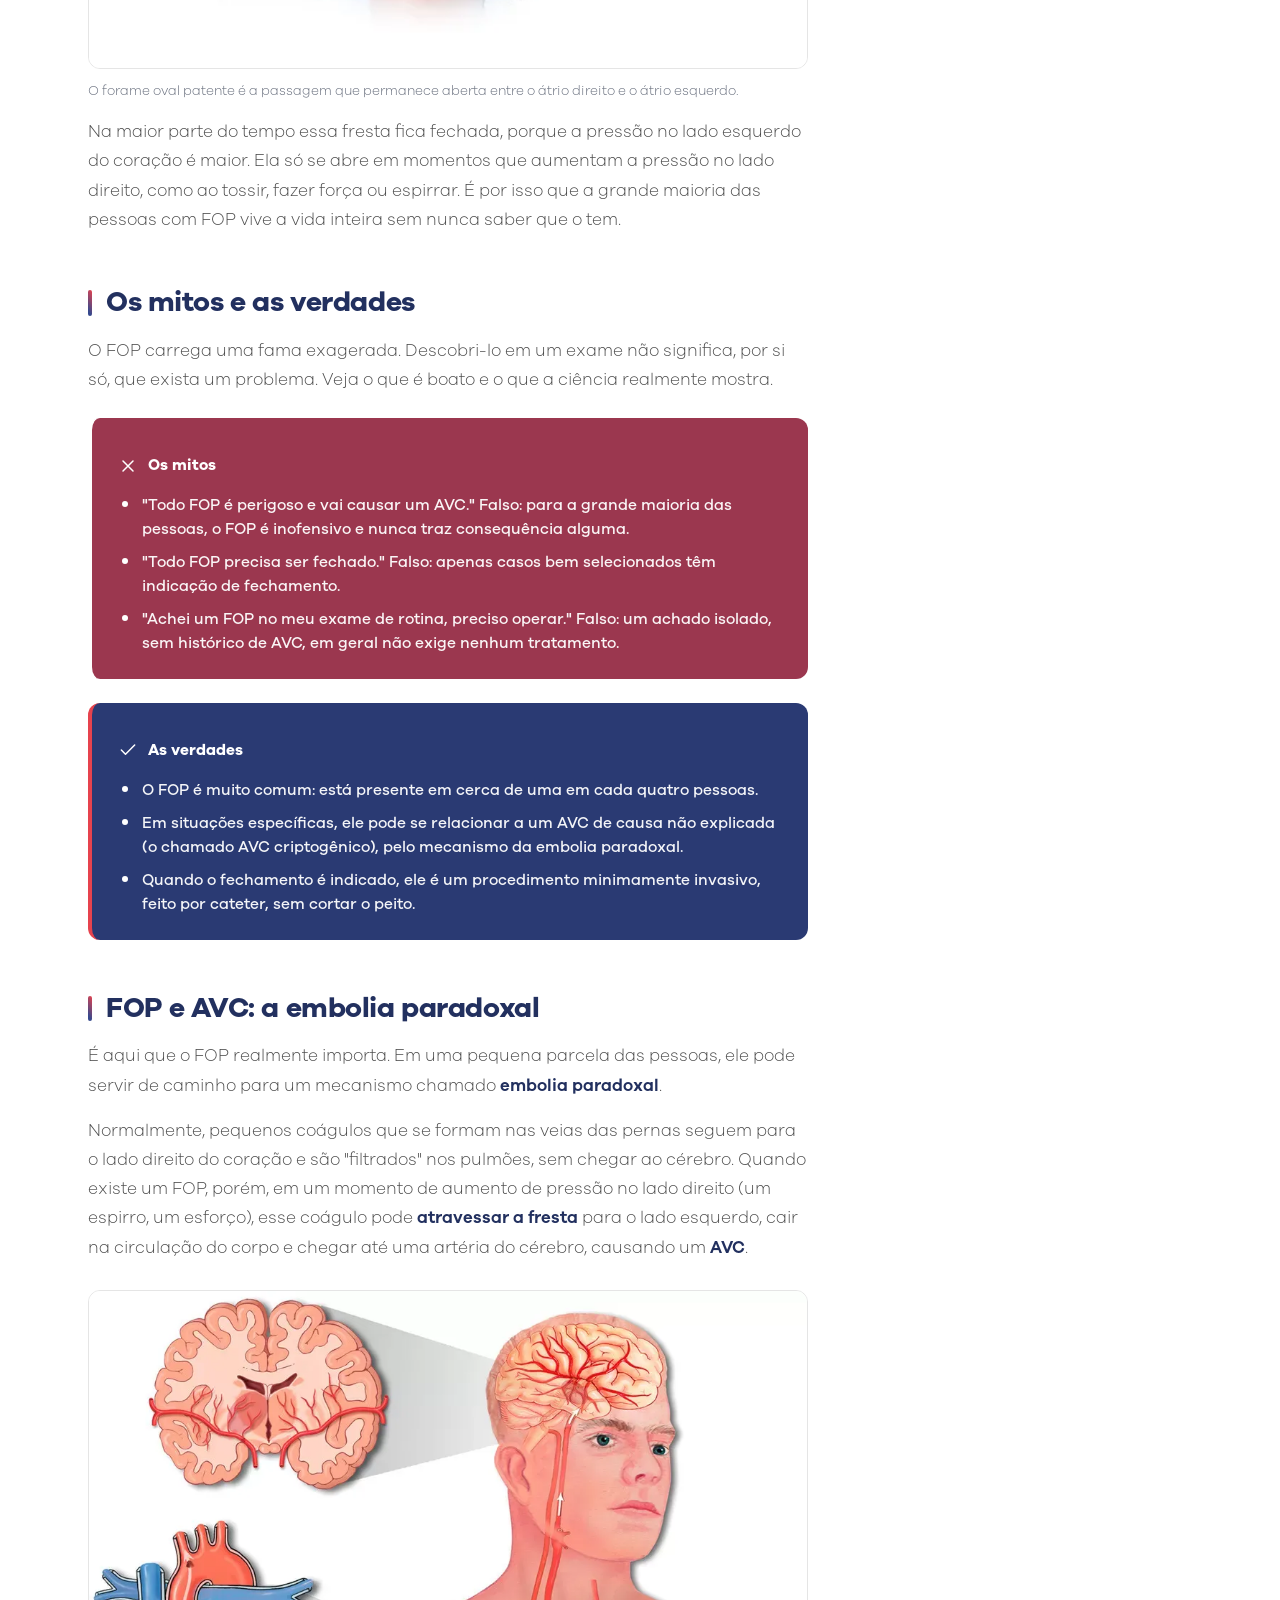
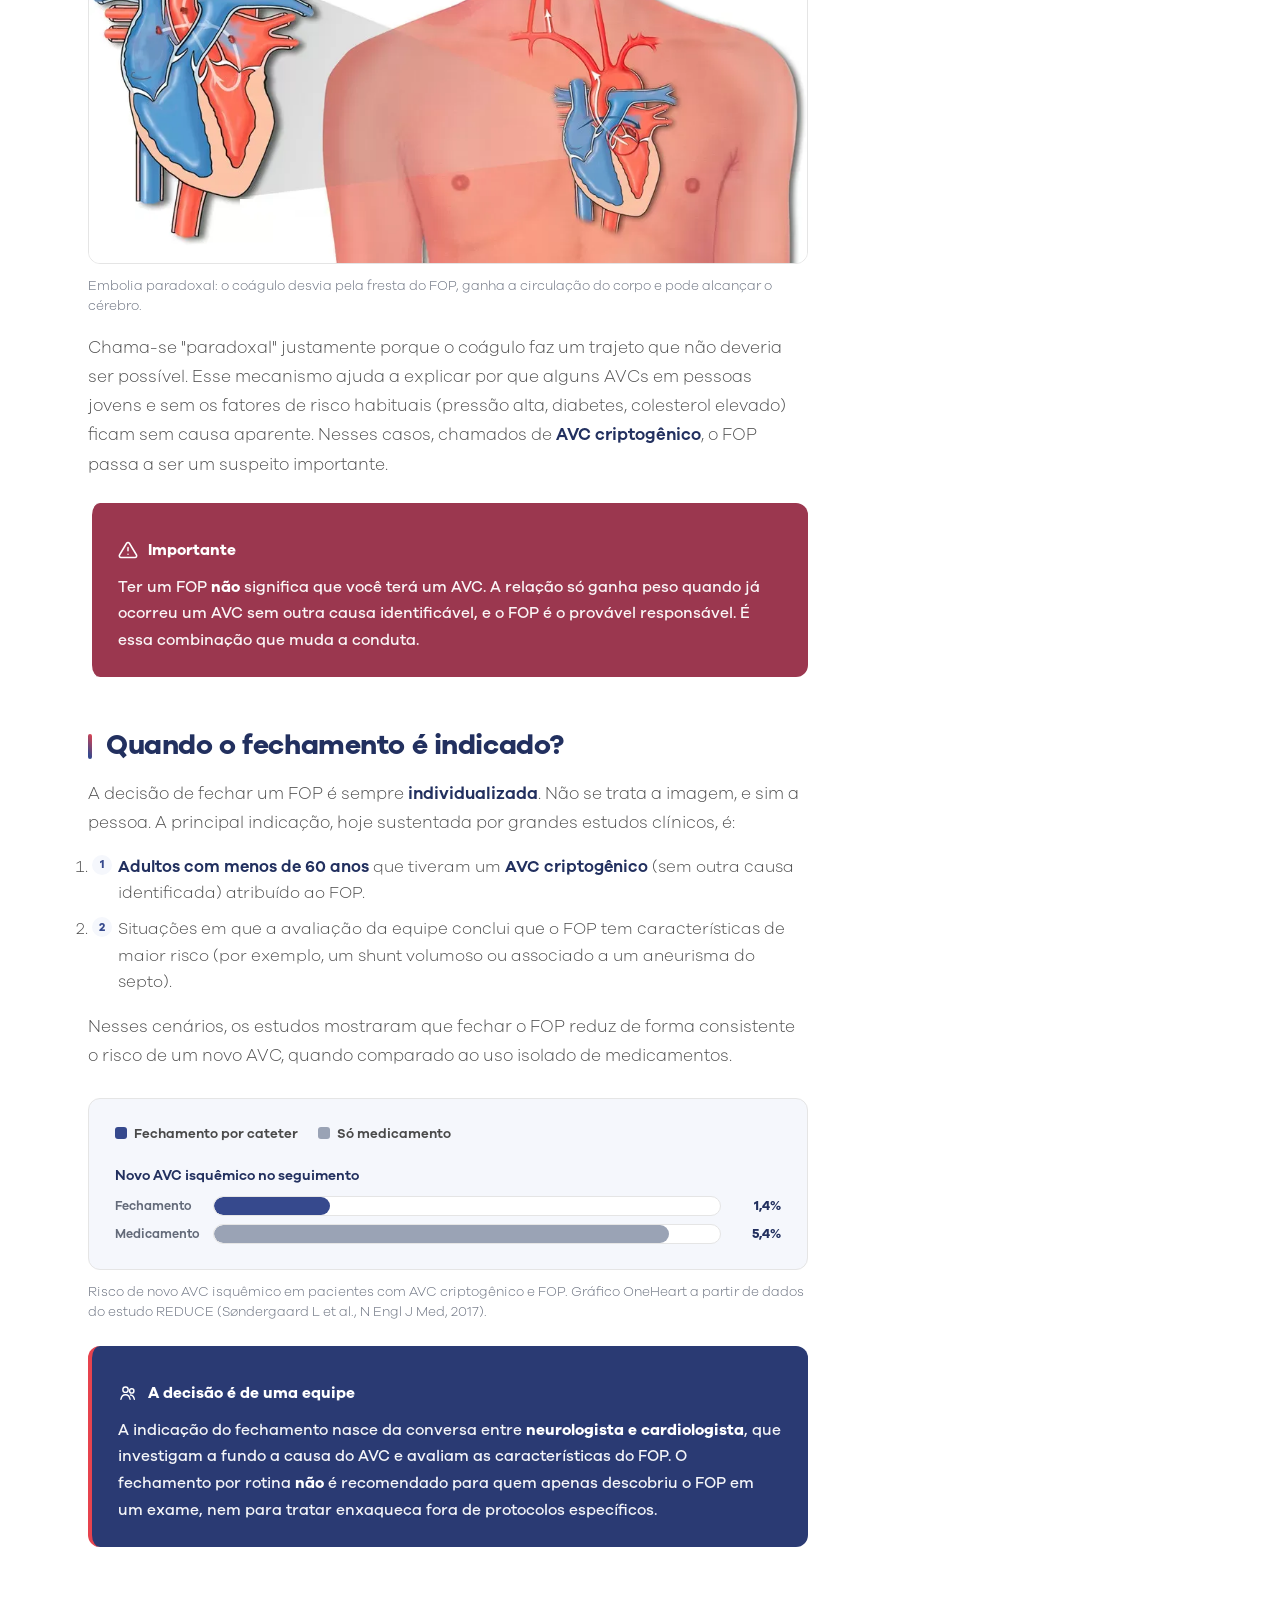
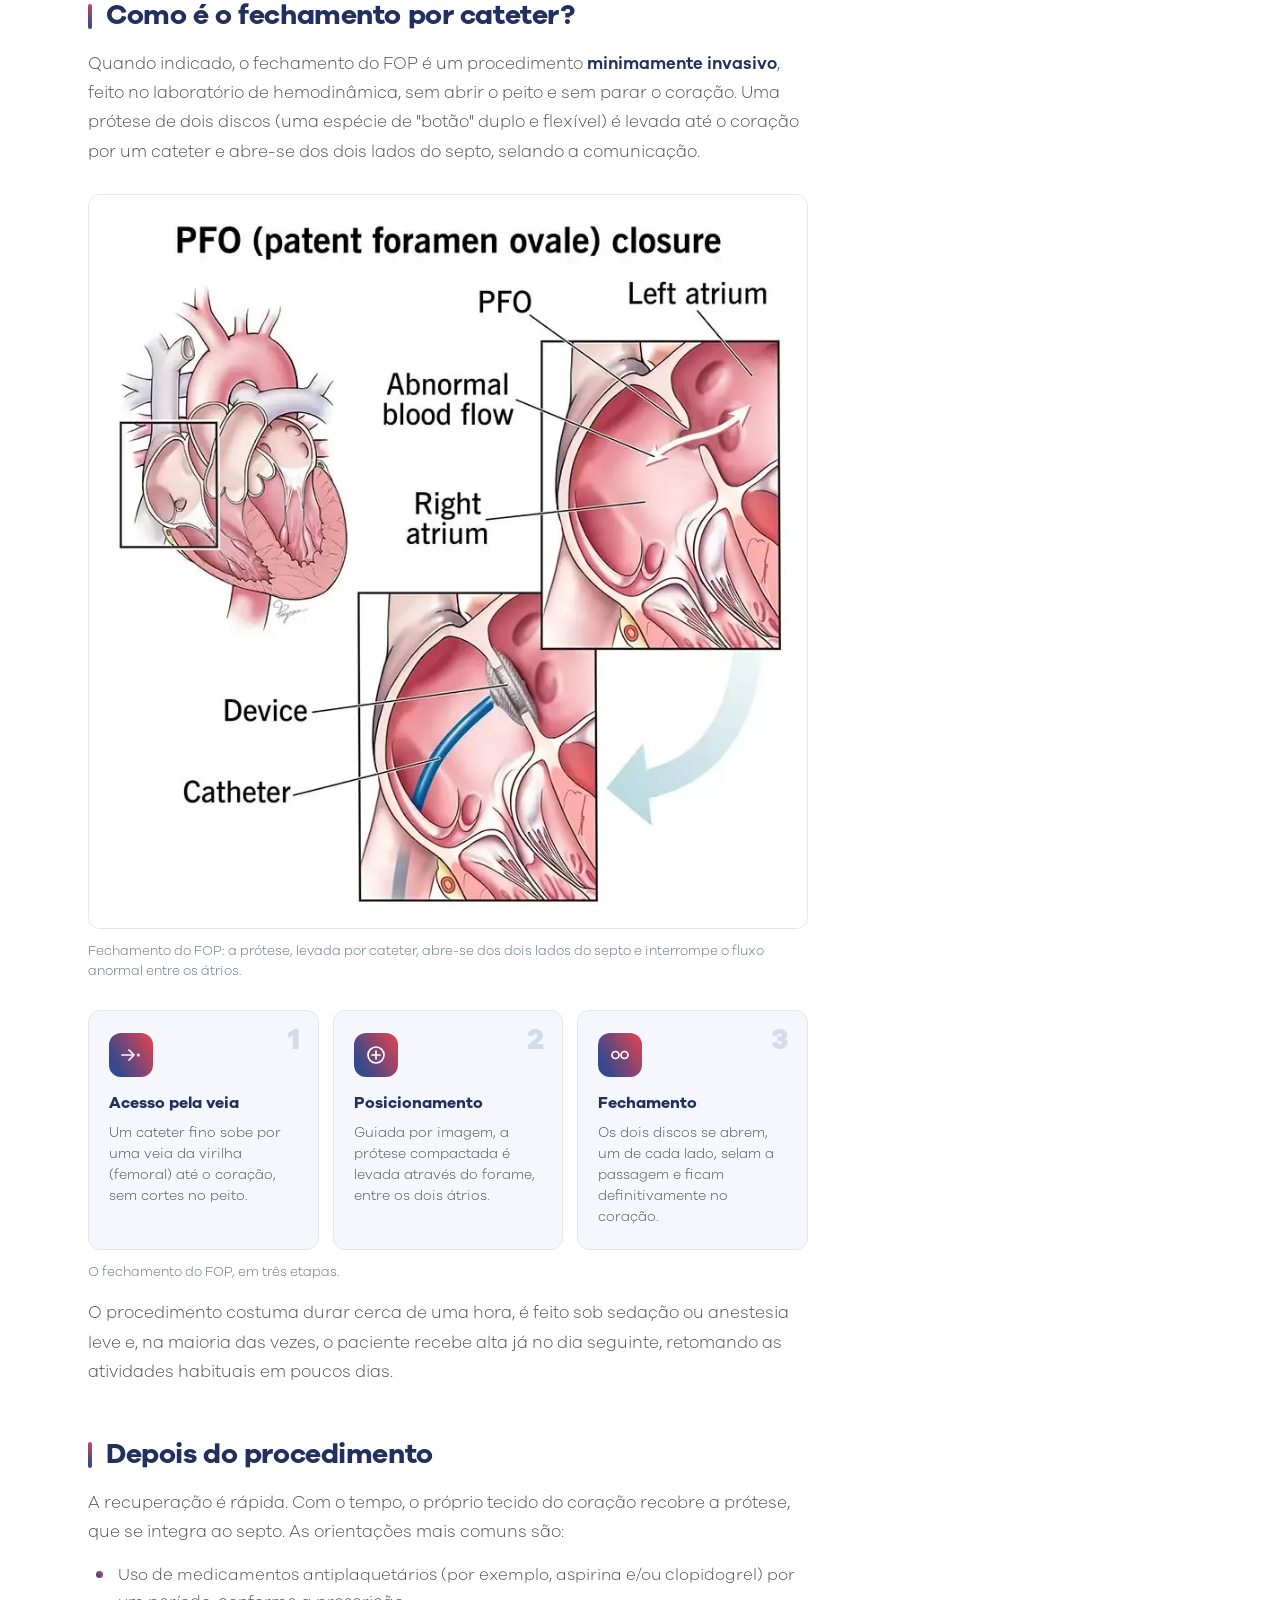
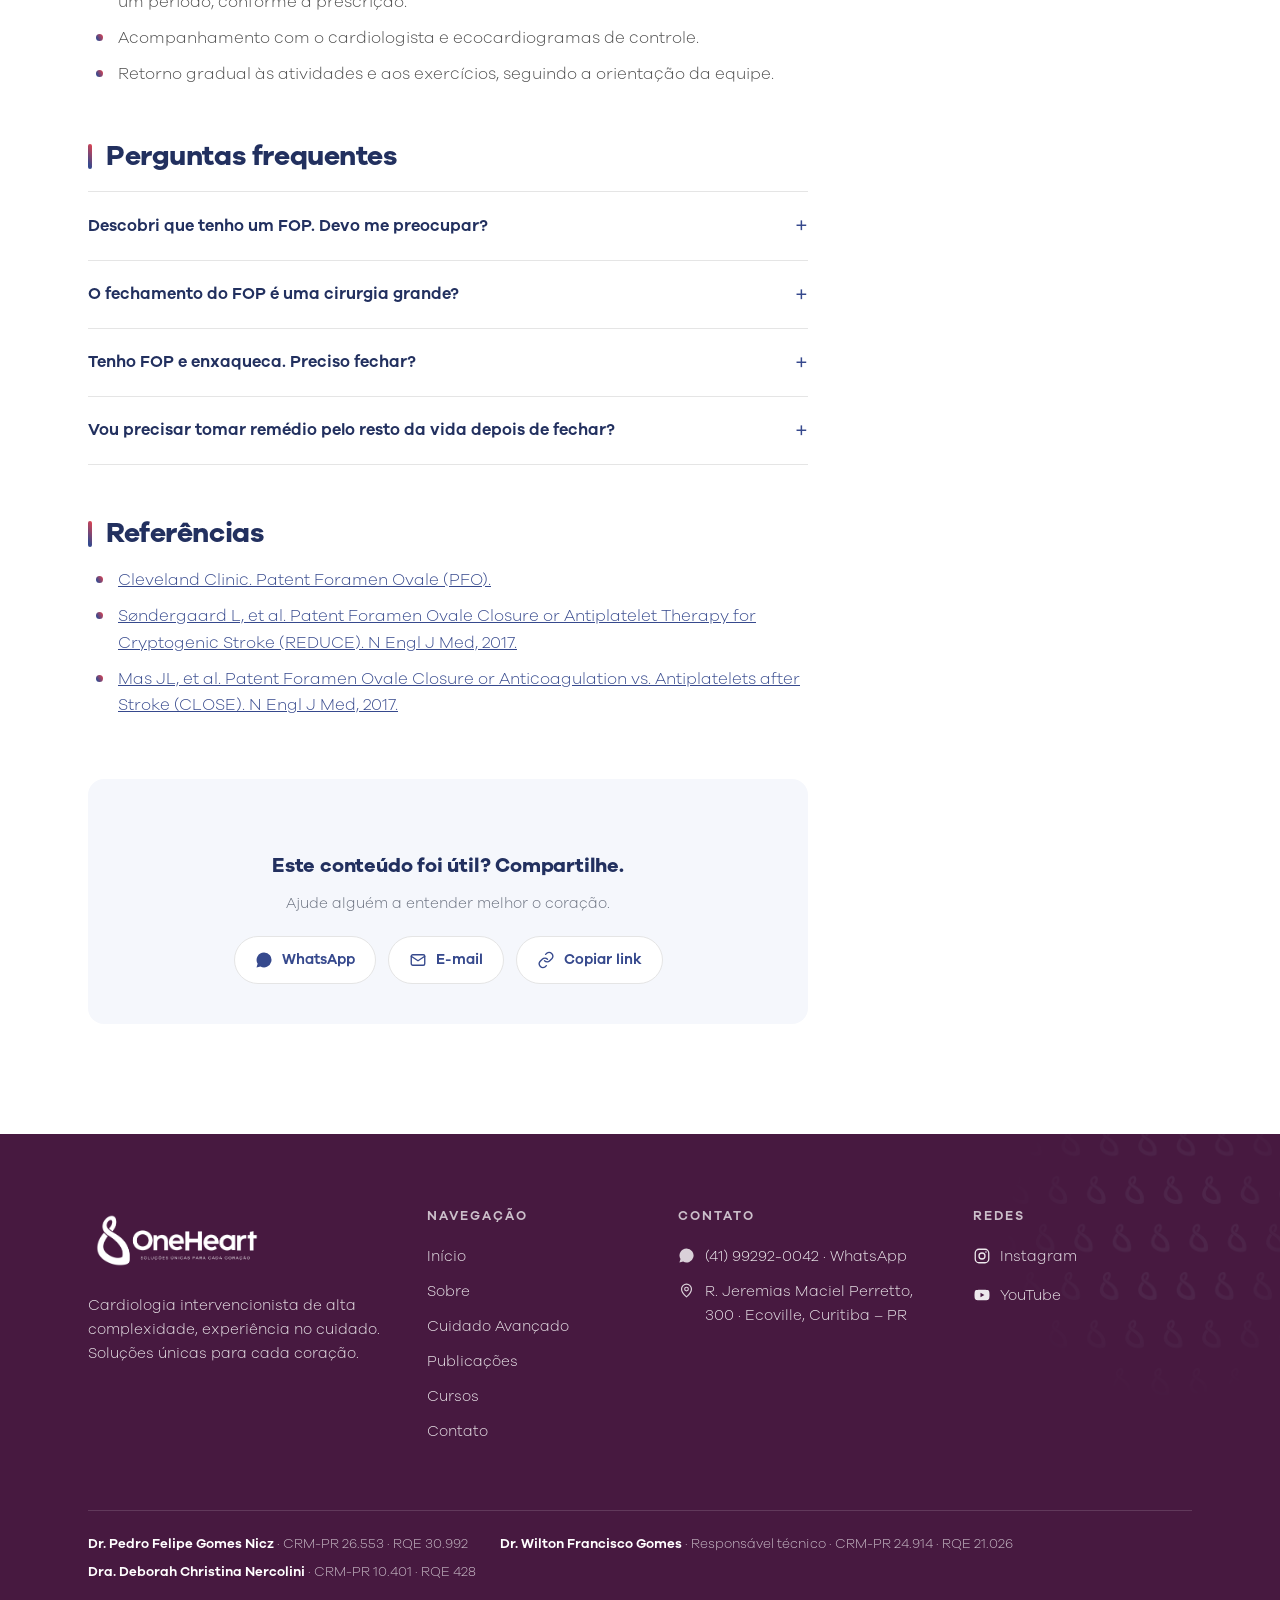
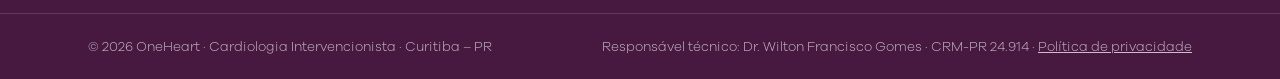
<file: artigo-fop.html>
<!DOCTYPE html>
<html lang="pt-BR">
<head>
<meta charset="UTF-8">
<meta name="viewport" content="width=device-width, initial-scale=1.0">
<title>Forame oval patente (FOP): mitos e verdades. Preciso me preocupar? — OneHeart</title>
<link rel="canonical" href="https://oneheart.net.br/artigo-fop.html">
<meta name="description" content="Cerca de uma em cada quatro pessoas tem forame oval patente (FOP) e, para a maioria, ele é inofensivo. Separe os mitos das verdades, entenda a relação com o AVC e saiba quando o fechamento por cateter é indicado. Conteúdo da equipe OneHeart, em Curitiba.">
<link rel="icon" type="image/webp" href="assets/img/selo-degrade.webp">
<link rel="preload" href="assets/fonts/GalanoGrotesqueExtraBold.woff2" as="font" type="font/woff2" crossorigin>
<link rel="preload" href="assets/fonts/GalanoGrotesqueLight.woff2" as="font" type="font/woff2" crossorigin>
<link rel="stylesheet" href="css/styles.css">
<script>if(window.matchMedia&&!matchMedia('(prefers-reduced-motion: reduce)').matches){document.documentElement.classList.add('js-reveal');window.addEventListener('error',function(){document.documentElement.classList.remove('js-reveal');});}</script>
<script type="application/ld+json">{"@context": "https://schema.org", "@type": "MedicalWebPage", "url": "https://oneheart.net.br/artigo-fop.html", "headline": "Forame oval patente (FOP): mitos e verdades. Preciso me preocupar?", "description": "Cerca de uma em cada quatro pessoas tem forame oval patente (FOP) e, para a maioria, ele é inofensivo. Separe os mitos das verdades, entenda a relação com o AVC e saiba quando o fechamento por cateter é indicado. Conteúdo da equipe OneHeart, em Curitiba.", "inLanguage": "pt-BR", "audience": {"@type": "PeopleAudience", "audienceType": "Pacientes e médicos"}, "publisher": {"@id": "https://oneheart.net.br/#clinica"}, "author": {"@type": "Organization", "name": "Equipe OneHeart", "url": "https://oneheart.net.br/"}}</script>
</head>
<body>

<a class="skip-link" href="#conteudo">Pular para o conteúdo</a>

<header class="site-header" id="header">
  <div class="container">
    <a class="brand" href="index.html" aria-label="OneHeart — Início">
      <img src="assets/img/logo-principal-degrade.webp" alt="OneHeart — Soluções únicas para cada coração" width="640" height="240">
    </a>
    <nav class="site-nav" aria-label="Navegação principal">
      <ul>
        <li><a href="index.html">Início</a></li>
        <li><a href="sobre.html">Sobre</a></li>
        <li><a href="cuidado-avancado.html">Cuidado Avançado</a></li>
        <li><a href="publicacoes.html" aria-current="page">Publicações</a></li>
        <li><a href="cursos.html">Cursos</a></li>
        <li><a href="contato.html">Contato</a></li>
      </ul>
    </nav>
    <div class="header-cta">
      <a class="btn btn-primary" href="https://wa.me/5541992920042?text=Ol%C3%A1!%20Gostaria%20de%20agendar%20uma%20avalia%C3%A7%C3%A3o%20com%20a%20OneHeart." target="_blank" rel="noopener">Agendar avaliação</a>
    </div>
    <button class="nav-toggle" id="navToggle" aria-label="Abrir menu" aria-expanded="false" aria-controls="drawer">
      <svg width="26" height="26" viewBox="0 0 24 24" fill="none" stroke="currentColor" stroke-width="2" stroke-linecap="round"><path d="M4 7h16M4 12h16M4 17h16"/></svg>
    </button>
  </div>
</header>

<div class="drawer" id="drawer" aria-hidden="true">
  <div class="drawer-scrim" data-close></div>
  <div class="drawer-panel" role="dialog" aria-modal="true" aria-label="Menu">
    <div class="drawer-top">
      <img src="assets/img/logo-principal-degrade.webp" alt="OneHeart">
      <button class="drawer-close" data-close aria-label="Fechar menu">
        <svg width="20" height="20" viewBox="0 0 24 24" fill="none" stroke="currentColor" stroke-width="2" stroke-linecap="round"><path d="M6 6l12 12M18 6L6 18"/></svg>
      </button>
    </div>
    <nav aria-label="Navegação móvel">
      <a href="index.html">Início</a>
      <a href="sobre.html">Sobre</a>
      <a href="cuidado-avancado.html">Cuidado Avançado</a>
      <a href="publicacoes.html" aria-current="page">Publicações</a>
      <a href="cursos.html">Cursos</a>
      <a href="contato.html">Contato</a>
    </nav>
    <a class="btn btn-primary" href="https://wa.me/5541992920042?text=Ol%C3%A1!%20Gostaria%20de%20agendar%20uma%20avalia%C3%A7%C3%A3o%20com%20a%20OneHeart." target="_blank" rel="noopener">Agendar avaliação</a>
  </div>
</div>

<main id="conteudo">
  <article class="article">

    <header class="article-head reveal">
      <div class="container">
        <div class="article-topline">
          <a class="article-back" href="publicacoes.html">
            <svg width="16" height="16" viewBox="0 0 24 24" fill="none" stroke="currentColor" stroke-width="2" stroke-linecap="round" stroke-linejoin="round"><path d="M19 12H5M11 6l-6 6 6 6"/></svg>
            Publicações
          </a>
          <span class="article-cat">Estruturais</span>
        </div>
        <h1>Mitos e verdades: forame oval patente (FOP). Preciso me preocupar?</h1>
        <p class="article-meta">Equipe OneHeart · 30 jun 2025 · 6 min de leitura</p>
        <p class="article-lead">O <strong>forame oval patente (FOP)</strong> é uma pequena passagem entre as duas câmaras superiores do coração que deveria se fechar logo após o nascimento e, em muita gente, permanece aberta. Ele é <strong>surpreendentemente comum</strong>, presente em cerca de uma em cada quatro pessoas, e, na imensa maioria dos casos, é totalmente inofensivo. Ainda assim, é um dos achados que mais geram dúvida e ansiedade. Vamos separar os mitos das verdades.</p>
      </div>
    </header>

    <div class="container">
      <div class="article-layout">

        <!-- Sumário -->
        <aside class="article-toc reveal" aria-label="Sumário do artigo">
          <p class="toc-title">Neste artigo</p>
          <nav>
            <a href="#entendendo">O que é o forame oval patente</a>
            <a href="#mitos">Os mitos e as verdades</a>
            <a href="#avc">FOP e AVC: a embolia paradoxal</a>
            <a href="#indicacoes">Quando o fechamento é indicado</a>
            <a href="#procedimento">Como é o fechamento por cateter</a>
            <a href="#vida-apos">Depois do procedimento</a>
            <a href="#faq">Perguntas frequentes</a>
            <a href="#referencias">Referências</a>
          </nav>
        </aside>

        <!-- Corpo -->
        <div class="article-body">

          <section id="entendendo">
            <h2>O que é o forame oval patente?</h2>
            <p>Antes de nascermos, os pulmões ainda não funcionam e o sangue precisa de um atalho dentro do coração. Esse atalho é o <strong>forame oval</strong>: uma abertura natural na parede que separa o átrio direito do átrio esquerdo, que permite ao sangue passar direto de um lado para o outro durante a vida fetal.</p>
            <p>Com o primeiro choro e a entrada de ar nos pulmões, as pressões dentro do coração se invertem e essa "portinha" costuma se fechar. Em cerca de <strong>25% das pessoas</strong>, porém, ela não se sela completamente e permanece como uma fresta. A isso damos o nome de <strong>forame oval patente</strong> — "patente" significa, aqui, "que permaneceu aberto".</p>

            <figure class="article-figure">
              <img src="assets/img/artigo-fop-anatomia.webp" alt="Ilustração do coração em corte mostrando o forame oval patente como uma passagem aberta entre o átrio direito e o átrio esquerdo" width="645" height="608" loading="lazy" decoding="async">
              <figcaption>O forame oval patente é a passagem que permanece aberta entre o átrio direito e o átrio esquerdo.</figcaption>
            </figure>

            <p>Na maior parte do tempo essa fresta fica fechada, porque a pressão no lado esquerdo do coração é maior. Ela só se abre em momentos que aumentam a pressão no lado direito, como ao tossir, fazer força ou espirrar. É por isso que a grande maioria das pessoas com FOP vive a vida inteira sem nunca saber que o tem.</p>
          </section>

          <section id="mitos">
            <h2>Os mitos e as verdades</h2>
            <p>O FOP carrega uma fama exagerada. Descobri-lo em um exame não significa, por si só, que exista um problema. Veja o que é boato e o que a ciência realmente mostra.</p>

            <div class="callout alt">
              <p class="callout-title">
                <svg width="20" height="20" viewBox="0 0 24 24" fill="none" stroke="currentColor" stroke-width="1.8" stroke-linecap="round" stroke-linejoin="round"><path d="M18 6 6 18M6 6l12 12"/></svg>
                Os mitos
              </p>
              <ul>
                <li>"Todo FOP é perigoso e vai causar um AVC." Falso: para a grande maioria das pessoas, o FOP é inofensivo e nunca traz consequência alguma.</li>
                <li>"Todo FOP precisa ser fechado." Falso: apenas casos bem selecionados têm indicação de fechamento.</li>
                <li>"Achei um FOP no meu exame de rotina, preciso operar." Falso: um achado isolado, sem histórico de AVC, em geral não exige nenhum tratamento.</li>
              </ul>
            </div>

            <div class="callout">
              <p class="callout-title">
                <svg width="20" height="20" viewBox="0 0 24 24" fill="none" stroke="currentColor" stroke-width="1.8" stroke-linecap="round" stroke-linejoin="round"><path d="M20 6 9 17l-5-5"/></svg>
                As verdades
              </p>
              <ul>
                <li>O FOP é muito comum: está presente em cerca de uma em cada quatro pessoas.</li>
                <li>Em situações específicas, ele pode se relacionar a um AVC de causa não explicada (o chamado AVC criptogênico), pelo mecanismo da embolia paradoxal.</li>
                <li>Quando o fechamento é indicado, ele é um procedimento minimamente invasivo, feito por cateter, sem cortar o peito.</li>
              </ul>
            </div>
          </section>

          <section id="avc">
            <h2>FOP e AVC: a embolia paradoxal</h2>
            <p>É aqui que o FOP realmente importa. Em uma pequena parcela das pessoas, ele pode servir de caminho para um mecanismo chamado <strong>embolia paradoxal</strong>.</p>
            <p>Normalmente, pequenos coágulos que se formam nas veias das pernas seguem para o lado direito do coração e são "filtrados" nos pulmões, sem chegar ao cérebro. Quando existe um FOP, porém, em um momento de aumento de pressão no lado direito (um espirro, um esforço), esse coágulo pode <strong>atravessar a fresta</strong> para o lado esquerdo, cair na circulação do corpo e chegar até uma artéria do cérebro, causando um <strong>AVC</strong>.</p>

            <figure class="article-figure">
              <img src="assets/img/artigo-fop-embolia.webp" alt="Ilustração da embolia paradoxal: um coágulo atravessa o coração pelo forame oval patente e sobe até uma artéria do cérebro, causando AVC" width="1000" height="797" loading="lazy" decoding="async">
              <figcaption>Embolia paradoxal: o coágulo desvia pela fresta do FOP, ganha a circulação do corpo e pode alcançar o cérebro.</figcaption>
            </figure>

            <p>Chama-se "paradoxal" justamente porque o coágulo faz um trajeto que não deveria ser possível. Esse mecanismo ajuda a explicar por que alguns AVCs em pessoas jovens e sem os fatores de risco habituais (pressão alta, diabetes, colesterol elevado) ficam sem causa aparente. Nesses casos, chamados de <strong>AVC criptogênico</strong>, o FOP passa a ser um suspeito importante.</p>

            <div class="callout alt">
              <p class="callout-title">
                <svg width="20" height="20" viewBox="0 0 24 24" fill="none" stroke="currentColor" stroke-width="1.8" stroke-linecap="round" stroke-linejoin="round"><path d="M12 9v4M12 17h.01M10.3 3.9 1.8 18a2 2 0 0 0 1.7 3h17a2 2 0 0 0 1.7-3L13.7 3.9a2 2 0 0 0-3.4 0z"/></svg>
                Importante
              </p>
              <p>Ter um FOP <strong>não</strong> significa que você terá um AVC. A relação só ganha peso quando já ocorreu um AVC sem outra causa identificável, e o FOP é o provável responsável. É essa combinação que muda a conduta.</p>
            </div>
          </section>

          <section id="indicacoes">
            <h2>Quando o fechamento é indicado?</h2>
            <p>A decisão de fechar um FOP é sempre <strong>individualizada</strong>. Não se trata a imagem, e sim a pessoa. A principal indicação, hoje sustentada por grandes estudos clínicos, é:</p>
            <ol>
              <li><strong>Adultos com menos de 60 anos</strong> que tiveram um <strong>AVC criptogênico</strong> (sem outra causa identificada) atribuído ao FOP.</li>
              <li>Situações em que a avaliação da equipe conclui que o FOP tem características de maior risco (por exemplo, um shunt volumoso ou associado a um aneurisma do septo).</li>
            </ol>
            <p>Nesses cenários, os estudos mostraram que fechar o FOP reduz de forma consistente o risco de um novo AVC, quando comparado ao uso isolado de medicamentos.</p>

            <figure class="article-figure">
              <div class="stat-compare" role="img" aria-label="Risco de novo AVC isquêmico em pacientes com AVC criptogênico e FOP, no estudo REDUCE: fechamento por cateter 1,4% contra tratamento apenas com medicamento antiplaquetário 5,4%.">
                <div class="sc-legend">
                  <span><span class="sc-k sc-tavr"></span>Fechamento por cateter</span>
                  <span><span class="sc-k sc-cir"></span>Só medicamento</span>
                </div>
                <div class="sc-row">
                  <div class="sc-label">Novo AVC isquêmico no seguimento</div>
                  <div class="sc-bar-row"><span class="sc-tag">Fechamento</span><div class="sc-track"><div class="sc-fill sc-tavr" style="width:23%"></div></div><span class="sc-val">1,4%</span></div>
                  <div class="sc-bar-row"><span class="sc-tag">Medicamento</span><div class="sc-track"><div class="sc-fill sc-cir" style="width:90%"></div></div><span class="sc-val">5,4%</span></div>
                </div>
              </div>
              <figcaption>Risco de novo AVC isquêmico em pacientes com AVC criptogênico e FOP. Gráfico OneHeart a partir de dados do estudo REDUCE (Søndergaard L et al., N Engl J Med, 2017).</figcaption>
            </figure>

            <div class="callout">
              <p class="callout-title">
                <svg width="20" height="20" viewBox="0 0 24 24" fill="none" stroke="currentColor" stroke-width="1.7" stroke-linecap="round" stroke-linejoin="round"><circle cx="9" cy="8" r="3.2"/><circle cx="16.5" cy="9.5" r="2.6"/><path d="M3.5 19.5c.6-3.6 2.7-5.5 5.5-5.5s4.9 1.9 5.5 5.5M15 14.4c2.4.3 4.1 2 4.6 5.1"/></svg>
                A decisão é de uma equipe
              </p>
              <p>A indicação do fechamento nasce da conversa entre <strong>neurologista e cardiologista</strong>, que investigam a fundo a causa do AVC e avaliam as características do FOP. O fechamento por rotina <strong>não</strong> é recomendado para quem apenas descobriu o FOP em um exame, nem para tratar enxaqueca fora de protocolos específicos.</p>
            </div>
          </section>

          <section id="procedimento">
            <h2>Como é o fechamento por cateter?</h2>
            <p>Quando indicado, o fechamento do FOP é um procedimento <strong>minimamente invasivo</strong>, feito no laboratório de hemodinâmica, sem abrir o peito e sem parar o coração. Uma prótese de dois discos (uma espécie de "botão" duplo e flexível) é levada até o coração por um cateter e abre-se dos dois lados do septo, selando a comunicação.</p>

            <figure class="article-figure">
              <img src="assets/img/artigo-fop-fechamento.webp" alt="Ilustração do fechamento do forame oval patente: um cateter posiciona uma prótese de dois discos no septo entre os átrios, selando o fluxo anormal de sangue" width="800" height="817" loading="lazy" decoding="async">
              <figcaption>Fechamento do FOP: a prótese, levada por cateter, abre-se dos dois lados do septo e interrompe o fluxo anormal entre os átrios.</figcaption>
            </figure>

            <figure class="article-figure">
              <div class="tavi-steps">
                <div class="tavi-step">
                  <span class="ts-num" aria-hidden="true">1</span>
                  <div class="ts-icon">
                    <svg width="24" height="24" viewBox="0 0 24 24" fill="none" stroke="currentColor" stroke-width="1.7" stroke-linecap="round" stroke-linejoin="round"><path d="M3 12h11"/><path d="M10 7l5 5-5 5"/><circle cx="19.4" cy="12" r="1.5" fill="currentColor" stroke="none"/></svg>
                  </div>
                  <h4>Acesso pela veia</h4>
                  <p>Um cateter fino sobe por uma veia da virilha (femoral) até o coração, sem cortes no peito.</p>
                </div>
                <div class="tavi-step">
                  <span class="ts-num" aria-hidden="true">2</span>
                  <div class="ts-icon">
                    <svg width="24" height="24" viewBox="0 0 24 24" fill="none" stroke="currentColor" stroke-width="1.7" stroke-linecap="round" stroke-linejoin="round"><circle cx="12" cy="12" r="8"/><path d="M12 8v8M8 12h8"/></svg>
                  </div>
                  <h4>Posicionamento</h4>
                  <p>Guiada por imagem, a prótese compactada é levada através do forame, entre os dois átrios.</p>
                </div>
                <div class="tavi-step">
                  <span class="ts-num" aria-hidden="true">3</span>
                  <div class="ts-icon">
                    <svg width="24" height="24" viewBox="0 0 24 24" fill="none" stroke="currentColor" stroke-width="1.7" stroke-linecap="round" stroke-linejoin="round"><circle cx="7.5" cy="12" r="3.5"/><circle cx="16.5" cy="12" r="3.5"/></svg>
                  </div>
                  <h4>Fechamento</h4>
                  <p>Os dois discos se abrem, um de cada lado, selam a passagem e ficam definitivamente no coração.</p>
                </div>
              </div>
              <figcaption>O fechamento do FOP, em três etapas.</figcaption>
            </figure>

            <p>O procedimento costuma durar cerca de uma hora, é feito sob sedação ou anestesia leve e, na maioria das vezes, o paciente recebe alta já no dia seguinte, retomando as atividades habituais em poucos dias.</p>
          </section>

          <section id="vida-apos">
            <h2>Depois do procedimento</h2>
            <p>A recuperação é rápida. Com o tempo, o próprio tecido do coração recobre a prótese, que se integra ao septo. As orientações mais comuns são:</p>
            <ul>
              <li>Uso de medicamentos antiplaquetários (por exemplo, aspirina e/ou clopidogrel) por um período, conforme a prescrição.</li>
              <li>Acompanhamento com o cardiologista e ecocardiogramas de controle.</li>
              <li>Retorno gradual às atividades e aos exercícios, seguindo a orientação da equipe.</li>
            </ul>
          </section>

          <section id="faq">
            <h2>Perguntas frequentes</h2>
            <div class="faq">
              <details>
                <summary>Descobri que tenho um FOP. Devo me preocupar?</summary>
                <p>Na grande maioria das vezes, não. Um FOP encontrado por acaso, em alguém sem histórico de AVC, costuma ser apenas uma característica anatômica, sem qualquer consequência. A avaliação com um cardiologista ajuda a confirmar que não há motivo para preocupação.</p>
              </details>
              <details>
                <summary>O fechamento do FOP é uma cirurgia grande?</summary>
                <p>Não. É um procedimento minimamente invasivo, feito por cateter, sem abrir o peito e sem parar o coração. A internação geralmente é curta e a recuperação, rápida.</p>
              </details>
              <details>
                <summary>Tenho FOP e enxaqueca. Preciso fechar?</summary>
                <p>Fora de protocolos específicos, o fechamento do FOP não é indicado de rotina para tratar enxaqueca. Os estudos nesse cenário ainda são controversos, e a decisão exige uma avaliação individual com neurologista e cardiologista.</p>
              </details>
              <details>
                <summary>Vou precisar tomar remédio pelo resto da vida depois de fechar?</summary>
                <p>Em geral, usa-se um antiplaquetário por um período após o procedimento, conforme a prescrição. A duração e os medicamentos são definidos caso a caso pela equipe que acompanha você.</p>
              </details>
            </div>
          </section>

          <section id="referencias">
            <h2>Referências</h2>
            <ul class="ref-list">
              <li><a href="https://my.clevelandclinic.org/health/diseases/17326-patent-foramen-ovale" target="_blank" rel="noopener">Cleveland Clinic. Patent Foramen Ovale (PFO).</a></li>
              <li><a href="https://www.nejm.org/doi/full/10.1056/NEJMoa1707404" target="_blank" rel="noopener">Søndergaard L, et al. Patent Foramen Ovale Closure or Antiplatelet Therapy for Cryptogenic Stroke (REDUCE). N Engl J Med, 2017.</a></li>
              <li><a href="https://www.nejm.org/doi/full/10.1056/NEJMoa1610057" target="_blank" rel="noopener">Mas JL, et al. Patent Foramen Ovale Closure or Anticoagulation vs. Antiplatelets after Stroke (CLOSE). N Engl J Med, 2017.</a></li>
            </ul>
          </section>

          <!-- Compartilhar -->
          <div class="article-share reveal">
            <h3>Este conteúdo foi útil? Compartilhe.</h3>
            <p>Ajude alguém a entender melhor o coração.</p>
            <div class="share-btns">
              <a class="share-btn" data-share="whatsapp" href="#" target="_blank" rel="noopener" aria-label="Compartilhar no WhatsApp">
                <svg width="18" height="18" viewBox="0 0 24 24" fill="currentColor" aria-hidden="true"><path d="M12.04 2a9.9 9.9 0 0 0-8.5 14.94L2 22l5.2-1.5A9.9 9.9 0 1 0 12.04 2zm4.5 11.96c-.25-.12-1.46-.72-1.68-.8-.23-.09-.4-.13-.56.12-.17.25-.64.8-.78.97-.15.16-.29.19-.54.06-.24-.12-1.04-.38-1.98-1.22a7.4 7.4 0 0 1-1.37-1.7c-.14-.25-.01-.38.11-.5.11-.11.25-.29.37-.43.12-.15.16-.25.24-.42.08-.16.04-.31-.02-.43-.06-.12-.55-1.34-.76-1.83-.2-.48-.4-.42-.56-.43h-.48c-.16 0-.43.06-.66.31-.22.25-.86.84-.86 2.05 0 1.2.88 2.37 1 2.53.13.17 1.74 2.65 4.2 3.72.59.25 1.05.4 1.4.52.6.19 1.13.16 1.56.1.47-.07 1.46-.6 1.66-1.18.2-.57.2-1.06.15-1.17-.06-.1-.23-.17-.47-.29z"/></svg>
                WhatsApp
              </a>
              <a class="share-btn" data-share="email" href="#" aria-label="Compartilhar por e-mail">
                <svg width="18" height="18" viewBox="0 0 24 24" fill="none" stroke="currentColor" stroke-width="1.8" stroke-linecap="round" stroke-linejoin="round" aria-hidden="true"><rect x="3" y="5" width="18" height="14" rx="2"/><path d="m3 7 9 6 9-6"/></svg>
                E-mail
              </a>
              <button class="share-btn" type="button" data-share="copy" aria-label="Copiar link do artigo">
                <svg width="18" height="18" viewBox="0 0 24 24" fill="none" stroke="currentColor" stroke-width="1.8" stroke-linecap="round" stroke-linejoin="round" aria-hidden="true"><path d="M10 13a5 5 0 0 0 7 0l3-3a5 5 0 0 0-7-7l-1.5 1.5"/><path d="M14 11a5 5 0 0 0-7 0l-3 3a5 5 0 0 0 7 7l1.5-1.5"/></svg>
                <span class="share-label">Copiar link</span>
              </button>
            </div>
          </div>

        </div>
      </div>
    </div>
  </article>
</main>

<!-- ══════════ Footer ══════════ -->
<footer class="site-footer">
  <div class="container">
    <div class="cols">
      <div class="brand-col">
        <img src="assets/img/logo-branco.webp" alt="OneHeart">
        <p>Cardiologia intervencionista de alta complexidade, experiência no cuidado. Soluções únicas para cada coração.</p>
      </div>
      <nav aria-label="Mapa do site">
        <h4>Navegação</h4>
        <ul>
          <li><a href="index.html">Início</a></li>
          <li><a href="sobre.html">Sobre</a></li>
          <li><a href="cuidado-avancado.html">Cuidado Avançado</a></li>
          <li><a href="publicacoes.html">Publicações</a></li>
          <li><a href="cursos.html">Cursos</a></li>
          <li><a href="contato.html">Contato</a></li>
        </ul>
      </nav>
      <div>
        <h4>Contato</h4>
        <ul class="contact">
          <li>
            <svg width="17" height="17" viewBox="0 0 24 24" fill="currentColor"><path d="M12.04 2a9.9 9.9 0 0 0-8.5 14.94L2 22l5.2-1.5A9.9 9.9 0 1 0 12.04 2z"/></svg>
            <a href="https://wa.me/5541992920042" target="_blank" rel="noopener">(41)&nbsp;99292-0042 · WhatsApp</a>
          </li>
          <li>
            <svg width="17" height="17" viewBox="0 0 24 24" fill="none" stroke="currentColor" stroke-width="1.7" stroke-linecap="round" stroke-linejoin="round"><path d="M12 21s-7-5.6-7-11a7 7 0 0 1 14 0c0 5.4-7 11-7 11z"/><circle cx="12" cy="10" r="2.6"/></svg>
            <a href="https://maps.app.goo.gl/xK6griNg4cDpkGGh6" target="_blank" rel="noopener">R. Jeremias Maciel Perretto, 300 · Ecoville, Curitiba – PR</a>
          </li>
        </ul>
      </div>
      <div>
        <h4>Redes</h4>
        <ul class="social">
          <li><a href="https://instagram.com/oneheartmd/" target="_blank" rel="noopener">
            <svg width="18" height="18" viewBox="0 0 24 24" fill="none" stroke="currentColor" stroke-width="1.7"><rect x="3" y="3" width="18" height="18" rx="5"/><circle cx="12" cy="12" r="4"/><circle cx="17.3" cy="6.7" r="1.1" fill="currentColor" stroke="none"/></svg>
            Instagram</a></li>
          <li><a href="https://youtube.com/@oneheartmd" target="_blank" rel="noopener">
            <svg width="18" height="18" viewBox="0 0 24 24" fill="currentColor"><path d="M21.58 7.19c-.23-.86-.9-1.53-1.76-1.76C18.25 5 12 5 12 5s-6.25 0-7.82.43c-.86.23-1.53.9-1.76 1.76C2 8.76 2 12 2 12s0 3.24.42 4.81c.23.86.9 1.53 1.76 1.76C5.75 19 12 19 12 19s6.25 0 7.82-.43c.86-.23 1.53-.9 1.76-1.76C22 15.24 22 12 22 12s0-3.24-.42-4.81zM10 15V9l5.2 3-5.2 3z"/></svg>
            YouTube</a></li>
        </ul>
      </div>
    </div>
    <div class="footer-creds" aria-label="Corpo clínico e credenciais">
      <span><strong>Dr. Pedro Felipe Gomes Nicz</strong> · CRM-PR 26.553 · RQE 30.992</span>
      <span><strong>Dr. Wilton Francisco Gomes</strong> · Responsável técnico · CRM-PR 24.914 · RQE 21.026</span>
      <span><strong>Dra. Deborah Christina Nercolini</strong> · CRM-PR 10.401 · RQE 428</span>
    </div>
  </div>
  <div class="footer-bar">
    <div class="container">
      <span>© <span id="year">2026</span> OneHeart · Cardiologia Intervencionista · Curitiba – PR</span>
      <span>Responsável técnico: Dr. Wilton Francisco Gomes · CRM-PR 24.914 · <a href="#">Política de privacidade</a></span>
    </div>
  </div>
</footer>

<a class="whats-float" href="https://wa.me/5541992920042?text=Ol%C3%A1!%20Gostaria%20de%20agendar%20uma%20avalia%C3%A7%C3%A3o%20com%20a%20OneHeart." target="_blank" rel="noopener" aria-label="Conversar no WhatsApp">
  <svg width="26" height="26" viewBox="0 0 24 24" fill="currentColor"><path d="M12.04 2a9.9 9.9 0 0 0-8.5 14.94L2 22l5.2-1.5A9.9 9.9 0 1 0 12.04 2zm0 18.1a8.2 8.2 0 0 1-4.2-1.15l-.3-.18-3.08.9.86-3-.2-.31a8.22 8.22 0 1 1 6.92 3.74zm4.5-6.14c-.25-.12-1.46-.72-1.68-.8-.23-.09-.4-.13-.56.12-.17.25-.64.8-.78.97-.15.16-.29.19-.54.06-.24-.12-1.04-.38-1.98-1.22a7.4 7.4 0 0 1-1.37-1.7c-.14-.25-.01-.38.11-.5.11-.11.25-.29.37-.43.12-.15.16-.25.24-.42.08-.16.04-.31-.02-.43-.06-.12-.55-1.34-.76-1.83-.2-.48-.4-.42-.56-.43h-.48c-.16 0-.43.06-.66.31-.22.25-.86.84-.86 2.05 0 1.2.88 2.37 1 2.53.13.17 1.74 2.65 4.2 3.72.59.25 1.05.4 1.4.52.6.19 1.13.16 1.56.1.47-.07 1.46-.6 1.66-1.18.2-.57.2-1.06.15-1.17-.06-.1-.23-.17-.47-.29z"/></svg>
</a>

<script src="js/main.js"></script>
</body>
</html>
</file>
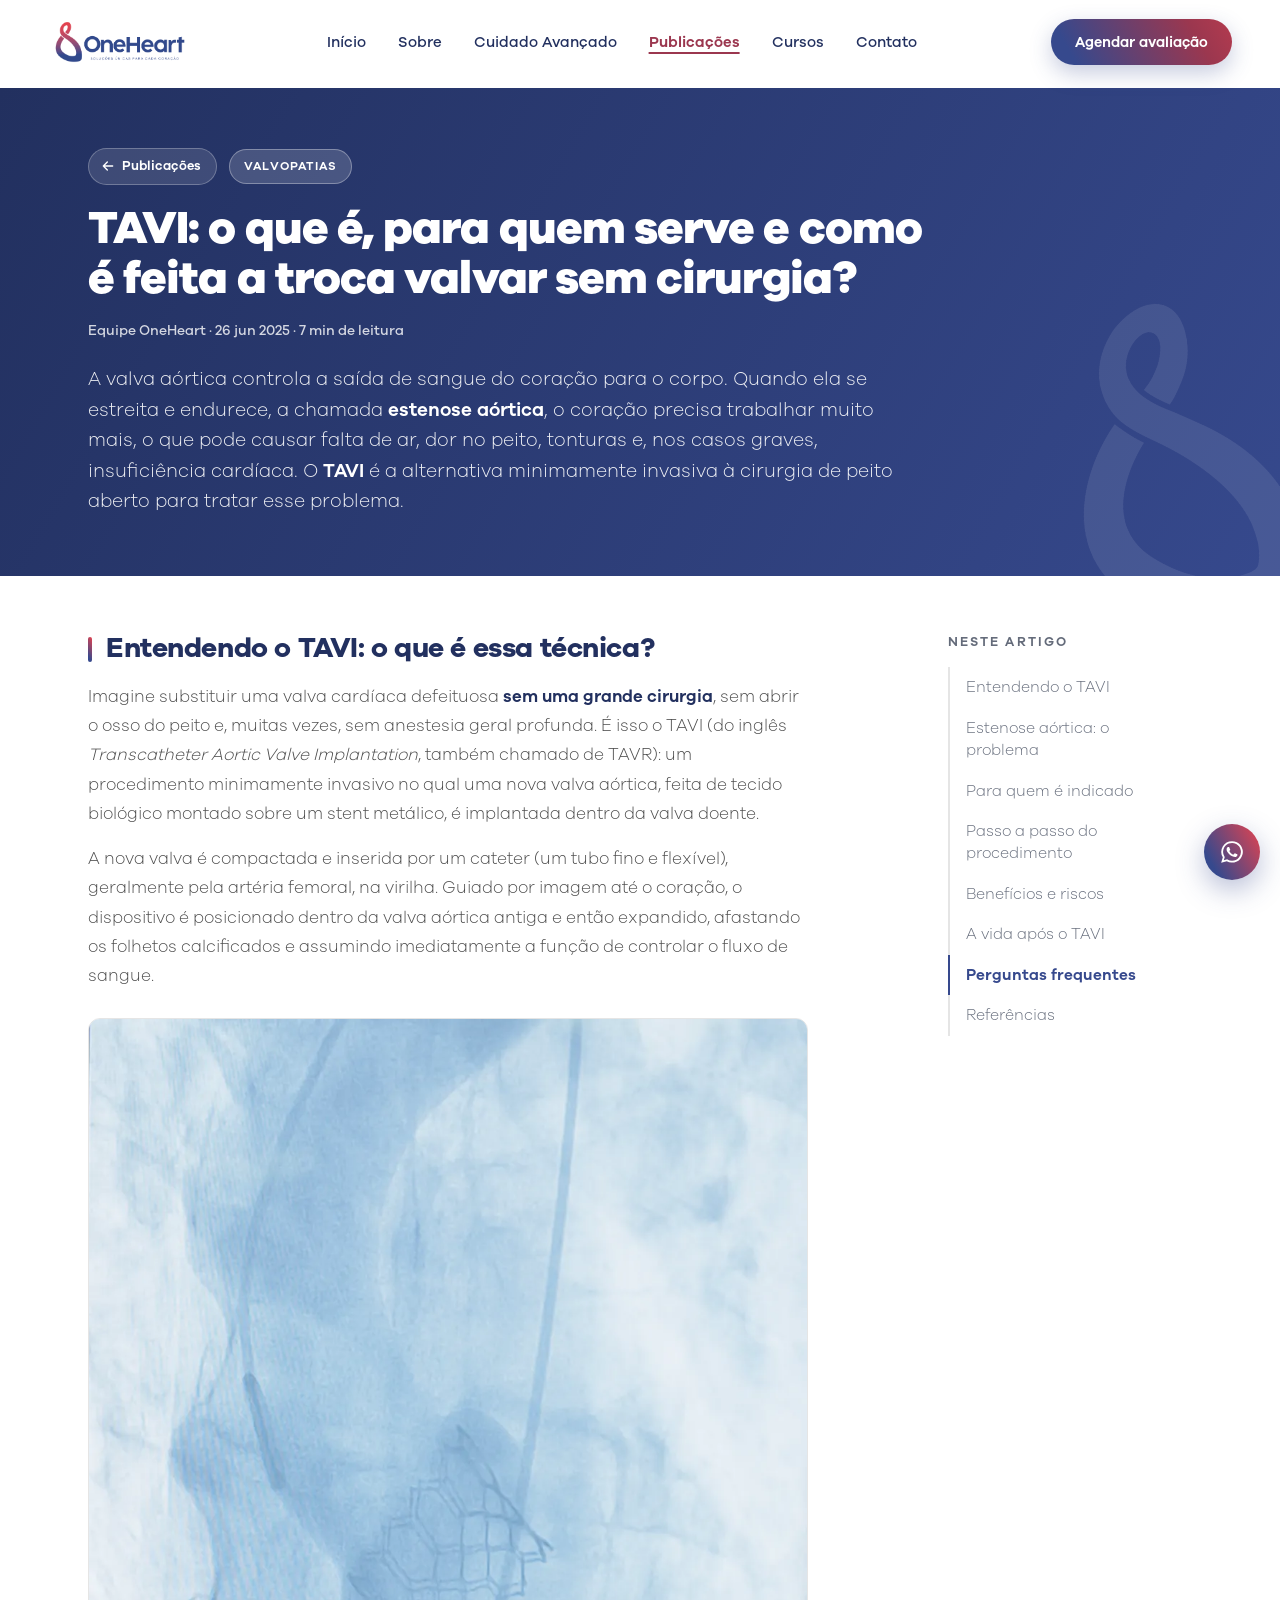
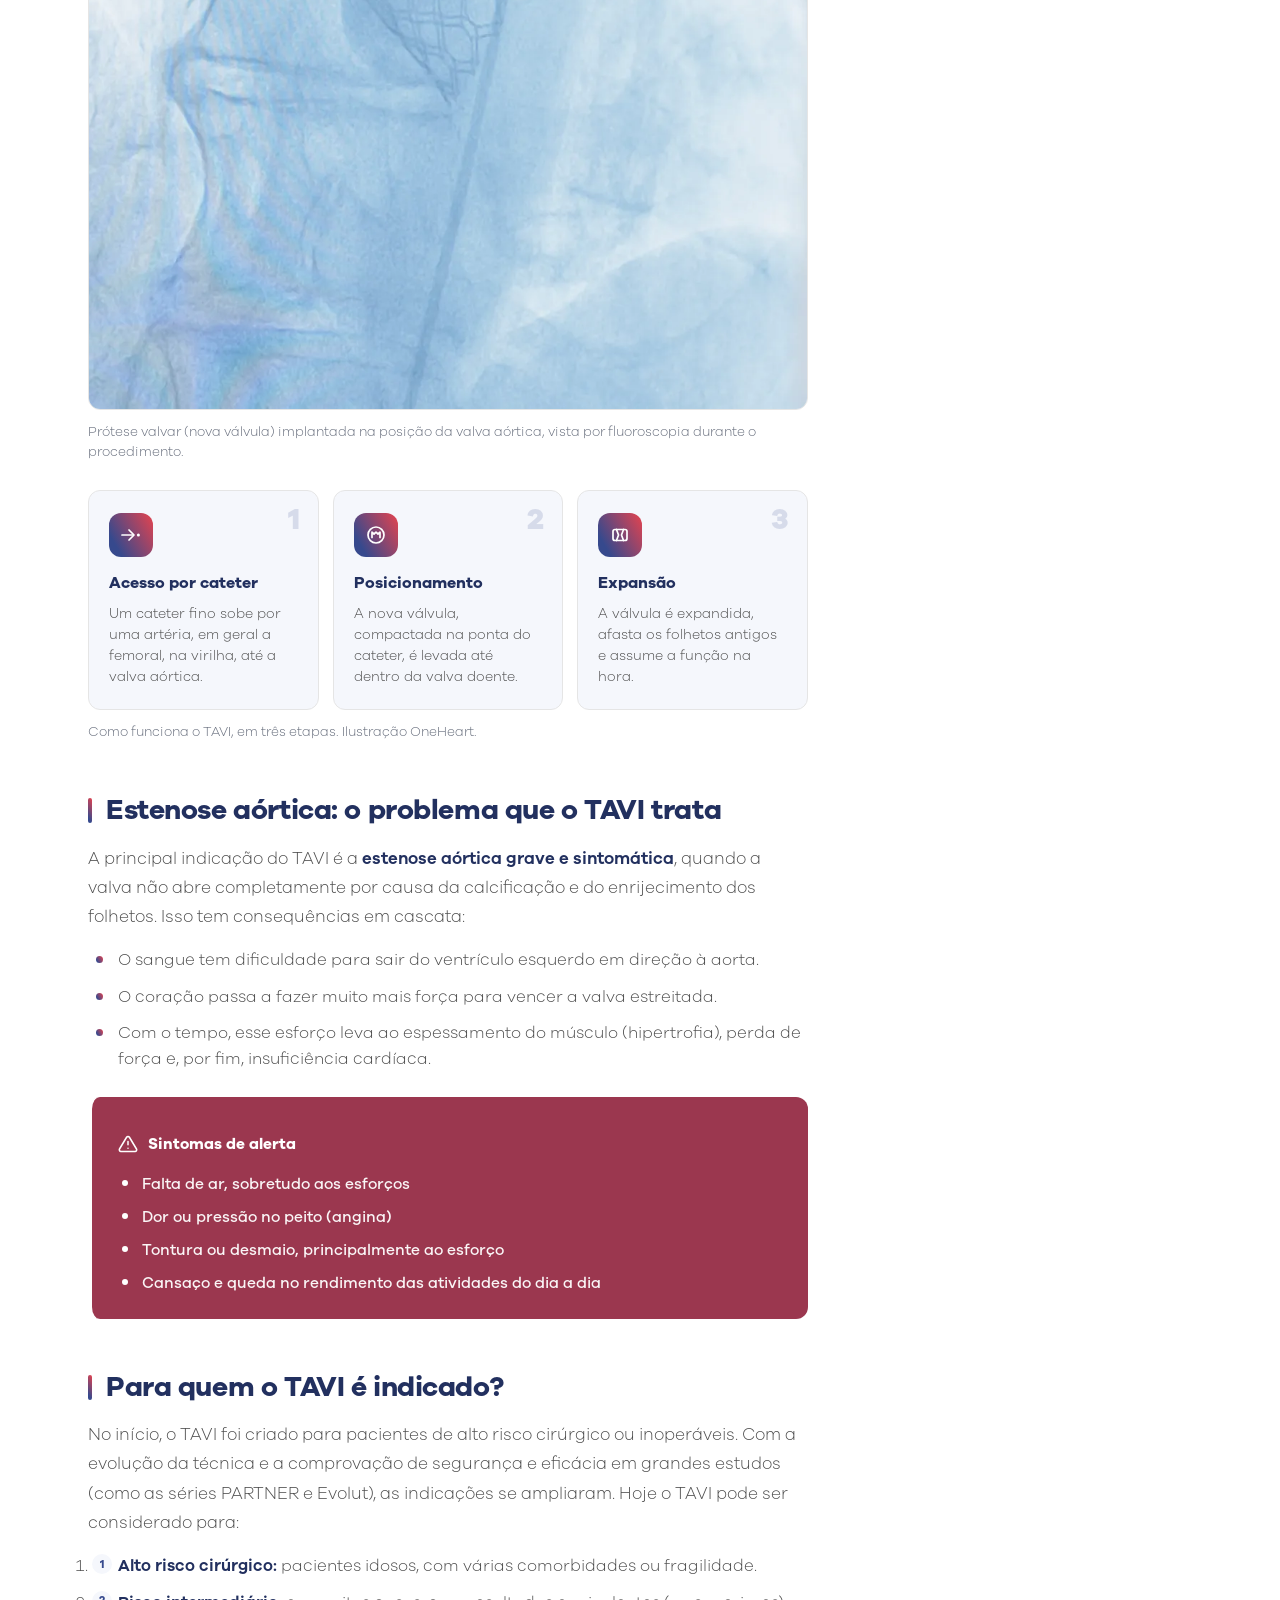
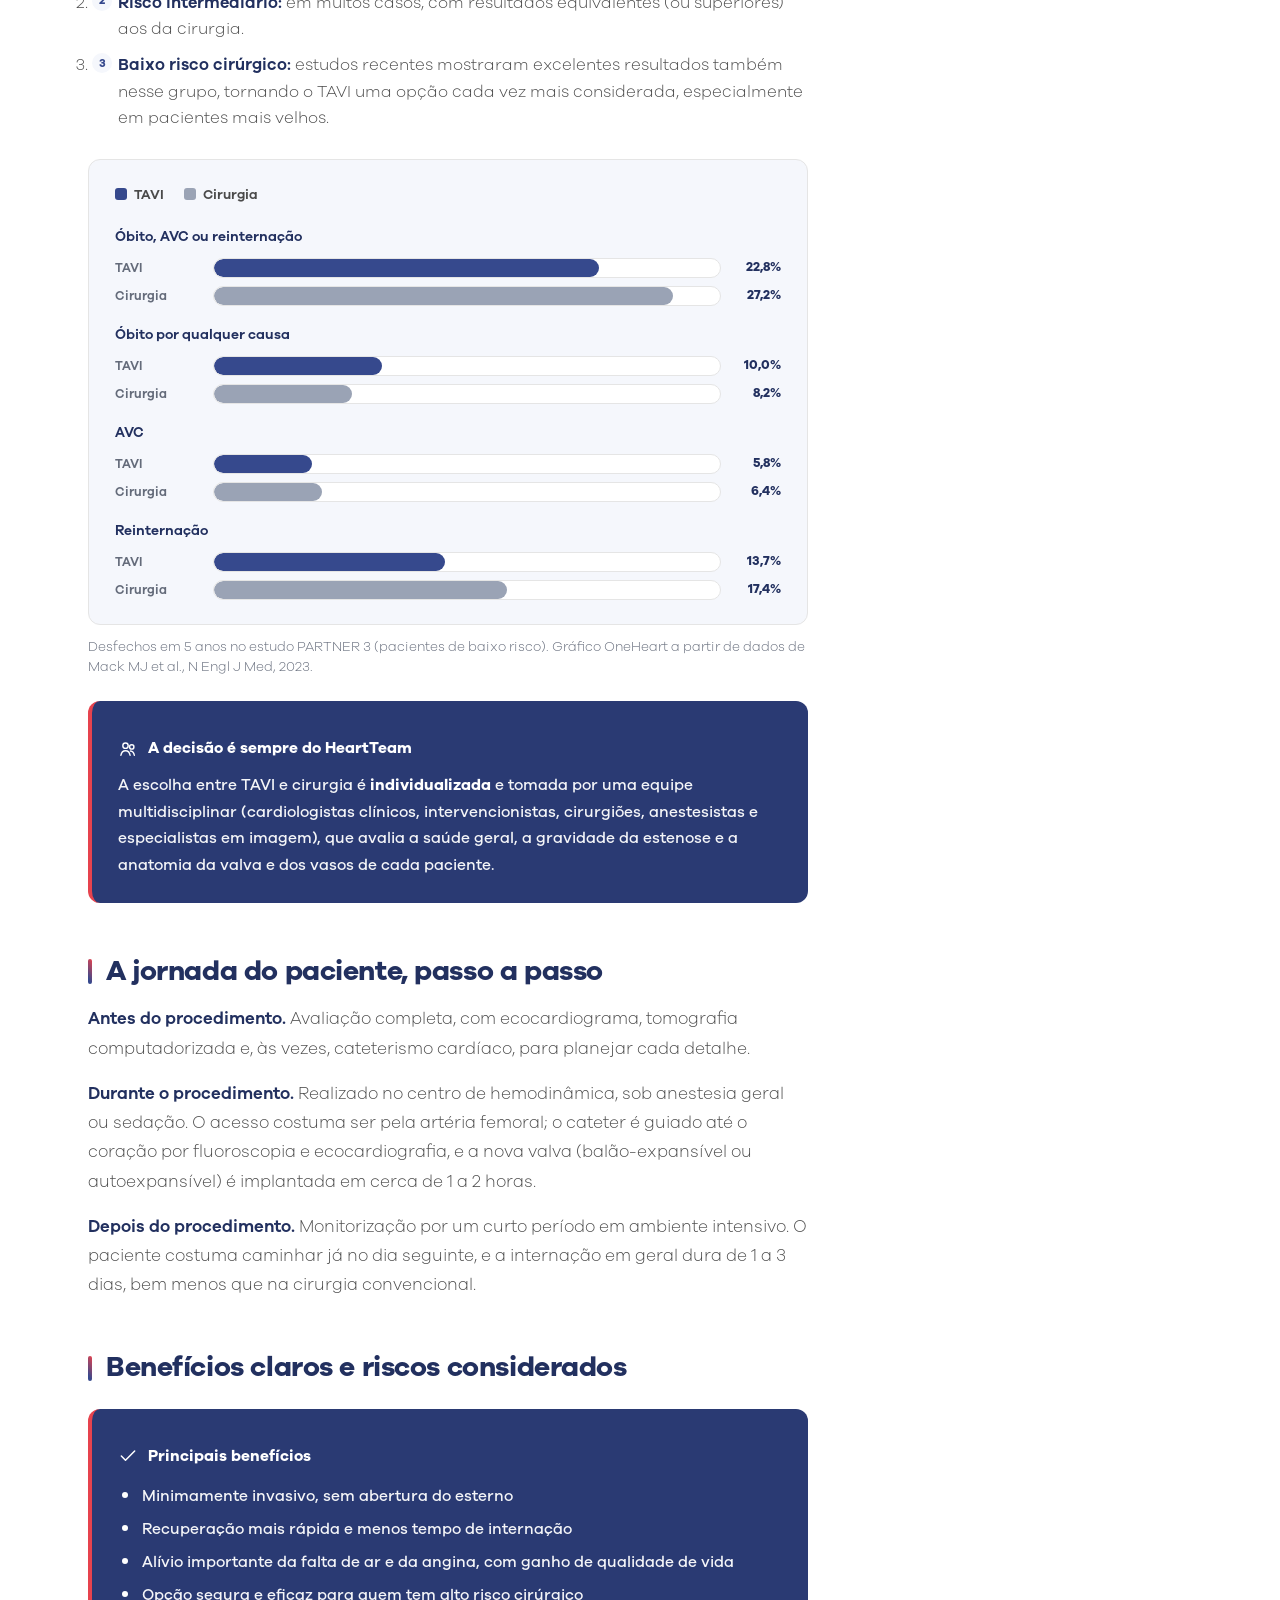
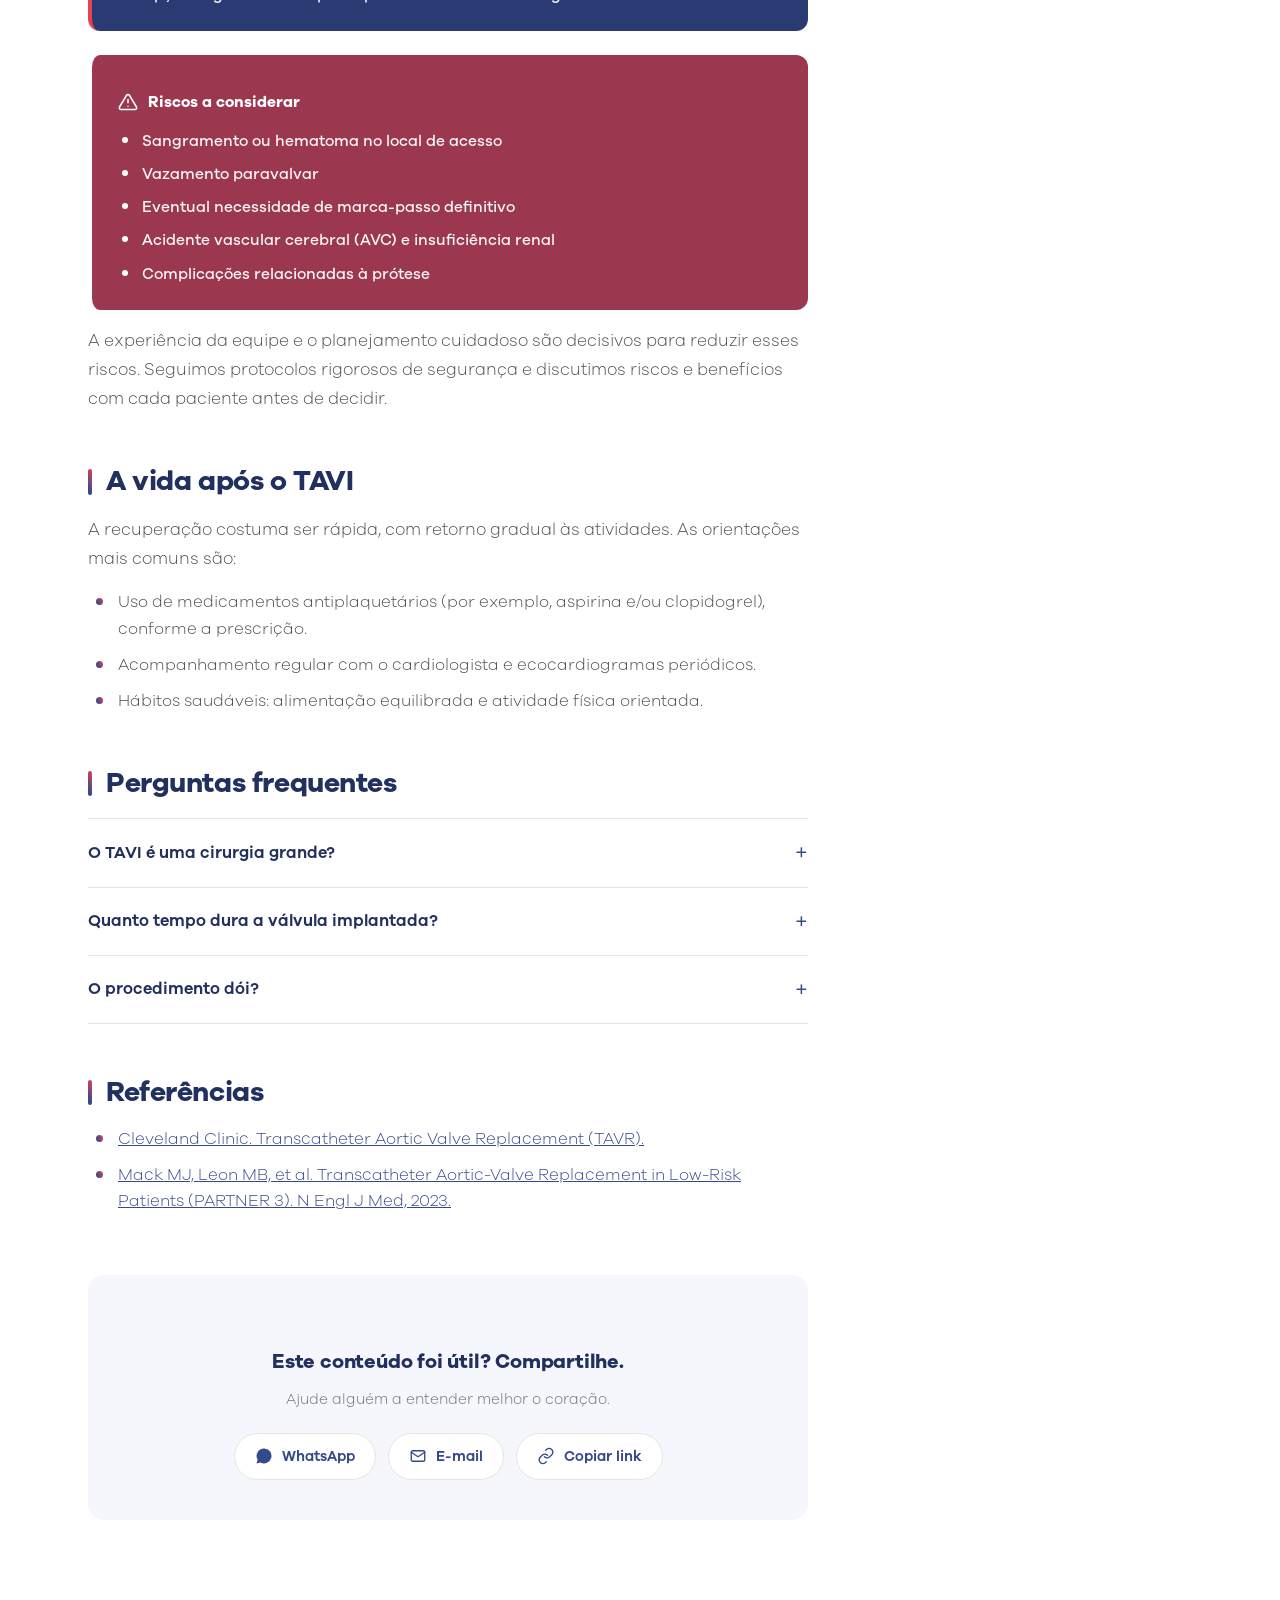
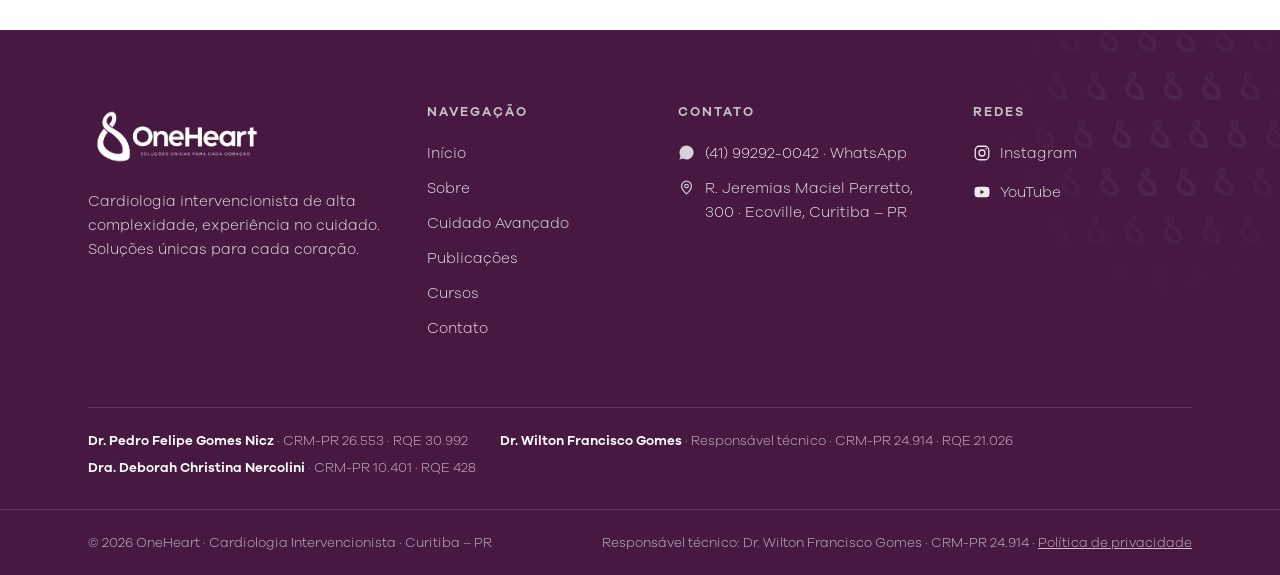
<file: artigo-tavi.html>
<!DOCTYPE html>
<html lang="pt-BR">
<head>
<meta charset="UTF-8">
<meta name="viewport" content="width=device-width, initial-scale=1.0">
<title>TAVI: o que é, para quem serve e como é feita a troca valvar sem cirurgia? — OneHeart</title>
<link rel="canonical" href="https://oneheart.net.br/artigo-tavi.html">
<meta name="description" content="Entenda o TAVI (implante transcateter de válvula aórtica): o que é, para quem é indicado, como é o procedimento passo a passo, benefícios, riscos e a recuperação. Conteúdo da equipe OneHeart, em Curitiba.">
<link rel="icon" type="image/webp" href="assets/img/selo-degrade.webp">
<link rel="preload" href="assets/fonts/GalanoGrotesqueExtraBold.woff2" as="font" type="font/woff2" crossorigin>
<link rel="preload" href="assets/fonts/GalanoGrotesqueLight.woff2" as="font" type="font/woff2" crossorigin>
<link rel="stylesheet" href="css/styles.css">
<script>if(window.matchMedia&&!matchMedia('(prefers-reduced-motion: reduce)').matches){document.documentElement.classList.add('js-reveal');window.addEventListener('error',function(){document.documentElement.classList.remove('js-reveal');});}</script>
<script type="application/ld+json">{"@context": "https://schema.org", "@type": "MedicalWebPage", "url": "https://oneheart.net.br/artigo-tavi.html", "headline": "TAVI: o que é, para quem serve e como é feita a troca valvar sem cirurgia?", "description": "Entenda o TAVI (implante transcateter de válvula aórtica): o que é, para quem é indicado, como é o procedimento passo a passo, benefícios, riscos e a recuperação. Conteúdo da equipe OneHeart, em Curitiba.", "inLanguage": "pt-BR", "audience": {"@type": "PeopleAudience", "audienceType": "Pacientes e médicos"}, "publisher": {"@id": "https://oneheart.net.br/#clinica"}, "author": {"@type": "Organization", "name": "Equipe OneHeart", "url": "https://oneheart.net.br/"}}</script>
</head>
<body>

<a class="skip-link" href="#conteudo">Pular para o conteúdo</a>

<header class="site-header" id="header">
  <div class="container">
    <a class="brand" href="index.html" aria-label="OneHeart — Início">
      <img src="assets/img/logo-principal-degrade.webp" alt="OneHeart — Soluções únicas para cada coração" width="640" height="240">
    </a>
    <nav class="site-nav" aria-label="Navegação principal">
      <ul>
        <li><a href="index.html">Início</a></li>
        <li><a href="sobre.html">Sobre</a></li>
        <li><a href="cuidado-avancado.html">Cuidado Avançado</a></li>
        <li><a href="publicacoes.html" aria-current="page">Publicações</a></li>
        <li><a href="cursos.html">Cursos</a></li>
        <li><a href="contato.html">Contato</a></li>
      </ul>
    </nav>
    <div class="header-cta">
      <a class="btn btn-primary" href="https://wa.me/5541992920042?text=Ol%C3%A1!%20Gostaria%20de%20agendar%20uma%20avalia%C3%A7%C3%A3o%20com%20a%20OneHeart." target="_blank" rel="noopener">Agendar avaliação</a>
    </div>
    <button class="nav-toggle" id="navToggle" aria-label="Abrir menu" aria-expanded="false" aria-controls="drawer">
      <svg width="26" height="26" viewBox="0 0 24 24" fill="none" stroke="currentColor" stroke-width="2" stroke-linecap="round"><path d="M4 7h16M4 12h16M4 17h16"/></svg>
    </button>
  </div>
</header>

<div class="drawer" id="drawer" aria-hidden="true">
  <div class="drawer-scrim" data-close></div>
  <div class="drawer-panel" role="dialog" aria-modal="true" aria-label="Menu">
    <div class="drawer-top">
      <img src="assets/img/logo-principal-degrade.webp" alt="OneHeart">
      <button class="drawer-close" data-close aria-label="Fechar menu">
        <svg width="20" height="20" viewBox="0 0 24 24" fill="none" stroke="currentColor" stroke-width="2" stroke-linecap="round"><path d="M6 6l12 12M18 6L6 18"/></svg>
      </button>
    </div>
    <nav aria-label="Navegação móvel">
      <a href="index.html">Início</a>
      <a href="sobre.html">Sobre</a>
      <a href="cuidado-avancado.html">Cuidado Avançado</a>
      <a href="publicacoes.html" aria-current="page">Publicações</a>
      <a href="cursos.html">Cursos</a>
      <a href="contato.html">Contato</a>
    </nav>
    <a class="btn btn-primary" href="https://wa.me/5541992920042?text=Ol%C3%A1!%20Gostaria%20de%20agendar%20uma%20avalia%C3%A7%C3%A3o%20com%20a%20OneHeart." target="_blank" rel="noopener">Agendar avaliação</a>
  </div>
</div>

<main id="conteudo">
  <article class="article">

    <header class="article-head reveal">
      <div class="container">
        <div class="article-topline">
          <a class="article-back" href="publicacoes.html">
            <svg width="16" height="16" viewBox="0 0 24 24" fill="none" stroke="currentColor" stroke-width="2" stroke-linecap="round" stroke-linejoin="round"><path d="M19 12H5M11 6l-6 6 6 6"/></svg>
            Publicações
          </a>
          <span class="article-cat">Valvopatias</span>
        </div>
        <h1>TAVI: o que é, para quem serve e como é feita a troca valvar sem cirurgia?</h1>
        <p class="article-meta">Equipe OneHeart · 26 jun 2025 · 7 min de leitura</p>
        <p class="article-lead">A valva aórtica controla a saída de sangue do coração para o corpo. Quando ela se estreita e endurece, a chamada <strong>estenose aórtica</strong>, o coração precisa trabalhar muito mais, o que pode causar falta de ar, dor no peito, tonturas e, nos casos graves, insuficiência cardíaca. O <strong>TAVI</strong> é a alternativa minimamente invasiva à cirurgia de peito aberto para tratar esse problema.</p>
      </div>
    </header>

    <div class="container">
      <div class="article-layout">

        <!-- Sumário -->
        <aside class="article-toc reveal" aria-label="Sumário do artigo">
          <p class="toc-title">Neste artigo</p>
          <nav>
            <a href="#entendendo">Entendendo o TAVI</a>
            <a href="#estenose">Estenose aórtica: o problema</a>
            <a href="#indicacoes">Para quem é indicado</a>
            <a href="#jornada">Passo a passo do procedimento</a>
            <a href="#beneficios">Benefícios e riscos</a>
            <a href="#vida-apos">A vida após o TAVI</a>
            <a href="#faq">Perguntas frequentes</a>
            <a href="#referencias">Referências</a>
          </nav>
        </aside>

        <!-- Corpo -->
        <div class="article-body">

          <section id="entendendo">
            <h2>Entendendo o TAVI: o que é essa técnica?</h2>
            <p>Imagine substituir uma valva cardíaca defeituosa <strong>sem uma grande cirurgia</strong>, sem abrir o osso do peito e, muitas vezes, sem anestesia geral profunda. É isso o TAVI (do inglês <em>Transcatheter Aortic Valve Implantation</em>, também chamado de TAVR): um procedimento minimamente invasivo no qual uma nova valva aórtica, feita de tecido biológico montado sobre um stent metálico, é implantada dentro da valva doente.</p>
            <p>A nova valva é compactada e inserida por um cateter (um tubo fino e flexível), geralmente pela artéria femoral, na virilha. Guiado por imagem até o coração, o dispositivo é posicionado dentro da valva aórtica antiga e então expandido, afastando os folhetos calcificados e assumindo imediatamente a função de controlar o fluxo de sangue.</p>

            <figure class="article-figure">
              <img src="assets/img/artigo-tavi-protese.webp" alt="Imagem de fluoroscopia mostrando a prótese valvar já implantada na posição da valva aórtica" width="1000" height="1378" loading="lazy" decoding="async">
              <figcaption>Prótese valvar (nova válvula) implantada na posição da valva aórtica, vista por fluoroscopia durante o procedimento.</figcaption>
            </figure>

            <figure class="article-figure">
              <div class="tavi-steps">
                <div class="tavi-step">
                  <span class="ts-num" aria-hidden="true">1</span>
                  <div class="ts-icon">
                    <svg width="24" height="24" viewBox="0 0 24 24" fill="none" stroke="currentColor" stroke-width="1.7" stroke-linecap="round" stroke-linejoin="round"><path d="M3 12h11"/><path d="M10 7l5 5-5 5"/><circle cx="19.4" cy="12" r="1.5" fill="currentColor" stroke="none"/></svg>
                  </div>
                  <h4>Acesso por cateter</h4>
                  <p>Um cateter fino sobe por uma artéria, em geral a femoral, na virilha, até a valva aórtica.</p>
                </div>
                <div class="tavi-step">
                  <span class="ts-num" aria-hidden="true">2</span>
                  <div class="ts-icon">
                    <svg width="24" height="24" viewBox="0 0 24 24" fill="none" stroke="currentColor" stroke-width="1.7" stroke-linecap="round" stroke-linejoin="round"><circle cx="12" cy="12" r="8"/><path d="M8 14.5V9.2l2 1.8 2-1.8 2 1.8 2-1.8v5.3"/></svg>
                  </div>
                  <h4>Posicionamento</h4>
                  <p>A nova válvula, compactada na ponta do cateter, é levada até dentro da valva doente.</p>
                </div>
                <div class="tavi-step">
                  <span class="ts-num" aria-hidden="true">3</span>
                  <div class="ts-icon">
                    <svg width="24" height="24" viewBox="0 0 24 24" fill="none" stroke="currentColor" stroke-width="1.7" stroke-linecap="round" stroke-linejoin="round"><rect x="5" y="6.5" width="14" height="11" rx="2"/><path d="M8.5 6.5l2 5.5-2 5.5M15.5 6.5l-2 5.5 2 5.5"/></svg>
                  </div>
                  <h4>Expansão</h4>
                  <p>A válvula é expandida, afasta os folhetos antigos e assume a função na hora.</p>
                </div>
              </div>
              <figcaption>Como funciona o TAVI, em três etapas. Ilustração OneHeart.</figcaption>
            </figure>
          </section>

          <section id="estenose">
            <h2>Estenose aórtica: o problema que o TAVI trata</h2>
            <p>A principal indicação do TAVI é a <strong>estenose aórtica grave e sintomática</strong>, quando a valva não abre completamente por causa da calcificação e do enrijecimento dos folhetos. Isso tem consequências em cascata:</p>
            <ul>
              <li>O sangue tem dificuldade para sair do ventrículo esquerdo em direção à aorta.</li>
              <li>O coração passa a fazer muito mais força para vencer a valva estreitada.</li>
              <li>Com o tempo, esse esforço leva ao espessamento do músculo (hipertrofia), perda de força e, por fim, insuficiência cardíaca.</li>
            </ul>
            <div class="callout alt">
              <p class="callout-title">
                <svg width="20" height="20" viewBox="0 0 24 24" fill="none" stroke="currentColor" stroke-width="1.8" stroke-linecap="round" stroke-linejoin="round"><path d="M12 9v4M12 17h.01M10.3 3.9 1.8 18a2 2 0 0 0 1.7 3h17a2 2 0 0 0 1.7-3L13.7 3.9a2 2 0 0 0-3.4 0z"/></svg>
                Sintomas de alerta
              </p>
              <ul>
                <li>Falta de ar, sobretudo aos esforços</li>
                <li>Dor ou pressão no peito (angina)</li>
                <li>Tontura ou desmaio, principalmente ao esforço</li>
                <li>Cansaço e queda no rendimento das atividades do dia a dia</li>
              </ul>
            </div>
          </section>

          <section id="indicacoes">
            <h2>Para quem o TAVI é indicado?</h2>
            <p>No início, o TAVI foi criado para pacientes de alto risco cirúrgico ou inoperáveis. Com a evolução da técnica e a comprovação de segurança e eficácia em grandes estudos (como as séries PARTNER e Evolut), as indicações se ampliaram. Hoje o TAVI pode ser considerado para:</p>
            <ol>
              <li><strong>Alto risco cirúrgico:</strong> pacientes idosos, com várias comorbidades ou fragilidade.</li>
              <li><strong>Risco intermediário:</strong> em muitos casos, com resultados equivalentes (ou superiores) aos da cirurgia.</li>
              <li><strong>Baixo risco cirúrgico:</strong> estudos recentes mostraram excelentes resultados também nesse grupo, tornando o TAVI uma opção cada vez mais considerada, especialmente em pacientes mais velhos.</li>
            </ol>

            <figure class="article-figure">
              <div class="stat-compare" role="img" aria-label="Desfechos em 5 anos do estudo PARTNER 3, comparando TAVI e cirurgia: óbito, AVC ou reinternação 22,8% TAVI contra 27,2% cirurgia; óbito por qualquer causa 10,0% contra 8,2%; AVC 5,8% contra 6,4%; reinternação 13,7% contra 17,4%.">
                <div class="sc-legend">
                  <span><span class="sc-k sc-tavr"></span>TAVI</span>
                  <span><span class="sc-k sc-cir"></span>Cirurgia</span>
                </div>
                <div class="sc-row">
                  <div class="sc-label">Óbito, AVC ou reinternação</div>
                  <div class="sc-bar-row"><span class="sc-tag">TAVI</span><div class="sc-track"><div class="sc-fill sc-tavr" style="width:76%"></div></div><span class="sc-val">22,8%</span></div>
                  <div class="sc-bar-row"><span class="sc-tag">Cirurgia</span><div class="sc-track"><div class="sc-fill sc-cir" style="width:90.7%"></div></div><span class="sc-val">27,2%</span></div>
                </div>
                <div class="sc-row">
                  <div class="sc-label">Óbito por qualquer causa</div>
                  <div class="sc-bar-row"><span class="sc-tag">TAVI</span><div class="sc-track"><div class="sc-fill sc-tavr" style="width:33.3%"></div></div><span class="sc-val">10,0%</span></div>
                  <div class="sc-bar-row"><span class="sc-tag">Cirurgia</span><div class="sc-track"><div class="sc-fill sc-cir" style="width:27.3%"></div></div><span class="sc-val">8,2%</span></div>
                </div>
                <div class="sc-row">
                  <div class="sc-label">AVC</div>
                  <div class="sc-bar-row"><span class="sc-tag">TAVI</span><div class="sc-track"><div class="sc-fill sc-tavr" style="width:19.3%"></div></div><span class="sc-val">5,8%</span></div>
                  <div class="sc-bar-row"><span class="sc-tag">Cirurgia</span><div class="sc-track"><div class="sc-fill sc-cir" style="width:21.3%"></div></div><span class="sc-val">6,4%</span></div>
                </div>
                <div class="sc-row">
                  <div class="sc-label">Reinternação</div>
                  <div class="sc-bar-row"><span class="sc-tag">TAVI</span><div class="sc-track"><div class="sc-fill sc-tavr" style="width:45.7%"></div></div><span class="sc-val">13,7%</span></div>
                  <div class="sc-bar-row"><span class="sc-tag">Cirurgia</span><div class="sc-track"><div class="sc-fill sc-cir" style="width:58%"></div></div><span class="sc-val">17,4%</span></div>
                </div>
              </div>
              <figcaption>Desfechos em 5 anos no estudo PARTNER 3 (pacientes de baixo risco). Gráfico OneHeart a partir de dados de Mack MJ et al., N Engl J Med, 2023.</figcaption>
            </figure>

            <div class="callout">
              <p class="callout-title">
                <svg width="20" height="20" viewBox="0 0 24 24" fill="none" stroke="currentColor" stroke-width="1.7" stroke-linecap="round" stroke-linejoin="round"><circle cx="9" cy="8" r="3.2"/><circle cx="16.5" cy="9.5" r="2.6"/><path d="M3.5 19.5c.6-3.6 2.7-5.5 5.5-5.5s4.9 1.9 5.5 5.5M15 14.4c2.4.3 4.1 2 4.6 5.1"/></svg>
                A decisão é sempre do HeartTeam
              </p>
              <p>A escolha entre TAVI e cirurgia é <strong>individualizada</strong> e tomada por uma equipe multidisciplinar (cardiologistas clínicos, intervencionistas, cirurgiões, anestesistas e especialistas em imagem), que avalia a saúde geral, a gravidade da estenose e a anatomia da valva e dos vasos de cada paciente.</p>
            </div>
          </section>

          <section id="jornada">
            <h2>A jornada do paciente, passo a passo</h2>
            <p><strong>Antes do procedimento.</strong> Avaliação completa, com ecocardiograma, tomografia computadorizada e, às vezes, cateterismo cardíaco, para planejar cada detalhe.</p>
            <p><strong>Durante o procedimento.</strong> Realizado no centro de hemodinâmica, sob anestesia geral ou sedação. O acesso costuma ser pela artéria femoral; o cateter é guiado até o coração por fluoroscopia e ecocardiografia, e a nova valva (balão-expansível ou autoexpansível) é implantada em cerca de 1 a 2 horas.</p>
            <p><strong>Depois do procedimento.</strong> Monitorização por um curto período em ambiente intensivo. O paciente costuma caminhar já no dia seguinte, e a internação em geral dura de 1 a 3 dias, bem menos que na cirurgia convencional.</p>
          </section>

          <section id="beneficios">
            <h2>Benefícios claros e riscos considerados</h2>
            <div class="callout">
              <p class="callout-title">
                <svg width="20" height="20" viewBox="0 0 24 24" fill="none" stroke="currentColor" stroke-width="1.8" stroke-linecap="round" stroke-linejoin="round"><path d="M20 6 9 17l-5-5"/></svg>
                Principais benefícios
              </p>
              <ul>
                <li>Minimamente invasivo, sem abertura do esterno</li>
                <li>Recuperação mais rápida e menos tempo de internação</li>
                <li>Alívio importante da falta de ar e da angina, com ganho de qualidade de vida</li>
                <li>Opção segura e eficaz para quem tem alto risco cirúrgico</li>
              </ul>
            </div>
            <div class="callout alt">
              <p class="callout-title">
                <svg width="20" height="20" viewBox="0 0 24 24" fill="none" stroke="currentColor" stroke-width="1.8" stroke-linecap="round" stroke-linejoin="round"><path d="M12 9v4M12 17h.01M10.3 3.9 1.8 18a2 2 0 0 0 1.7 3h17a2 2 0 0 0 1.7-3L13.7 3.9a2 2 0 0 0-3.4 0z"/></svg>
                Riscos a considerar
              </p>
              <ul>
                <li>Sangramento ou hematoma no local de acesso</li>
                <li>Vazamento paravalvar</li>
                <li>Eventual necessidade de marca-passo definitivo</li>
                <li>Acidente vascular cerebral (AVC) e insuficiência renal</li>
                <li>Complicações relacionadas à prótese</li>
              </ul>
            </div>
            <p>A experiência da equipe e o planejamento cuidadoso são decisivos para reduzir esses riscos. Seguimos protocolos rigorosos de segurança e discutimos riscos e benefícios com cada paciente antes de decidir.</p>
          </section>

          <section id="vida-apos">
            <h2>A vida após o TAVI</h2>
            <p>A recuperação costuma ser rápida, com retorno gradual às atividades. As orientações mais comuns são:</p>
            <ul>
              <li>Uso de medicamentos antiplaquetários (por exemplo, aspirina e/ou clopidogrel), conforme a prescrição.</li>
              <li>Acompanhamento regular com o cardiologista e ecocardiogramas periódicos.</li>
              <li>Hábitos saudáveis: alimentação equilibrada e atividade física orientada.</li>
            </ul>
          </section>

          <section id="faq">
            <h2>Perguntas frequentes</h2>
            <div class="faq">
              <details>
                <summary>O TAVI é uma cirurgia grande?</summary>
                <p>Não. O TAVI é minimamente invasivo. Diferentemente da cirurgia tradicional, não há corte no osso do peito e o coração não precisa ser parado.</p>
              </details>
              <details>
                <summary>Quanto tempo dura a válvula implantada?</summary>
                <p>As válvulas do TAVI são biológicas e têm mostrado boa durabilidade. Os estudos de longo prazo seguem trazendo dados positivos, embora a durabilidade exata possa variar de pessoa para pessoa.</p>
              </details>
              <details>
                <summary>O procedimento dói?</summary>
                <p>Ele é feito sob anestesia ou sedação profunda, então o paciente não sente dor durante a intervenção. Pode haver um leve desconforto na virilha depois, controlado com analgésicos comuns.</p>
              </details>
            </div>
          </section>

          <section id="referencias">
            <h2>Referências</h2>
            <ul class="ref-list">
              <li><a href="https://my.clevelandclinic.org/health/treatments/17570-transcatheter-aortic-valve-replacement-tavr" target="_blank" rel="noopener">Cleveland Clinic. Transcatheter Aortic Valve Replacement (TAVR).</a></li>
              <li><a href="https://www.nejm.org/doi/full/10.1056/NEJMoa2307447" target="_blank" rel="noopener">Mack MJ, Leon MB, et al. Transcatheter Aortic-Valve Replacement in Low-Risk Patients (PARTNER 3). N Engl J Med, 2023.</a></li>
            </ul>
          </section>

          <!-- Compartilhar -->
          <div class="article-share reveal">
            <h3>Este conteúdo foi útil? Compartilhe.</h3>
            <p>Ajude alguém a entender melhor o coração.</p>
            <div class="share-btns">
              <a class="share-btn" data-share="whatsapp" href="#" target="_blank" rel="noopener" aria-label="Compartilhar no WhatsApp">
                <svg width="18" height="18" viewBox="0 0 24 24" fill="currentColor" aria-hidden="true"><path d="M12.04 2a9.9 9.9 0 0 0-8.5 14.94L2 22l5.2-1.5A9.9 9.9 0 1 0 12.04 2zm4.5 11.96c-.25-.12-1.46-.72-1.68-.8-.23-.09-.4-.13-.56.12-.17.25-.64.8-.78.97-.15.16-.29.19-.54.06-.24-.12-1.04-.38-1.98-1.22a7.4 7.4 0 0 1-1.37-1.7c-.14-.25-.01-.38.11-.5.11-.11.25-.29.37-.43.12-.15.16-.25.24-.42.08-.16.04-.31-.02-.43-.06-.12-.55-1.34-.76-1.83-.2-.48-.4-.42-.56-.43h-.48c-.16 0-.43.06-.66.31-.22.25-.86.84-.86 2.05 0 1.2.88 2.37 1 2.53.13.17 1.74 2.65 4.2 3.72.59.25 1.05.4 1.4.52.6.19 1.13.16 1.56.1.47-.07 1.46-.6 1.66-1.18.2-.57.2-1.06.15-1.17-.06-.1-.23-.17-.47-.29z"/></svg>
                WhatsApp
              </a>
              <a class="share-btn" data-share="email" href="#" aria-label="Compartilhar por e-mail">
                <svg width="18" height="18" viewBox="0 0 24 24" fill="none" stroke="currentColor" stroke-width="1.8" stroke-linecap="round" stroke-linejoin="round" aria-hidden="true"><rect x="3" y="5" width="18" height="14" rx="2"/><path d="m3 7 9 6 9-6"/></svg>
                E-mail
              </a>
              <button class="share-btn" type="button" data-share="copy" aria-label="Copiar link do artigo">
                <svg width="18" height="18" viewBox="0 0 24 24" fill="none" stroke="currentColor" stroke-width="1.8" stroke-linecap="round" stroke-linejoin="round" aria-hidden="true"><path d="M10 13a5 5 0 0 0 7 0l3-3a5 5 0 0 0-7-7l-1.5 1.5"/><path d="M14 11a5 5 0 0 0-7 0l-3 3a5 5 0 0 0 7 7l1.5-1.5"/></svg>
                <span class="share-label">Copiar link</span>
              </button>
            </div>
          </div>

        </div>
      </div>
    </div>
  </article>
</main>

<!-- ══════════ Footer ══════════ -->
<footer class="site-footer">
  <div class="container">
    <div class="cols">
      <div class="brand-col">
        <img src="assets/img/logo-branco.webp" alt="OneHeart">
        <p>Cardiologia intervencionista de alta complexidade, experiência no cuidado. Soluções únicas para cada coração.</p>
      </div>
      <nav aria-label="Mapa do site">
        <h4>Navegação</h4>
        <ul>
          <li><a href="index.html">Início</a></li>
          <li><a href="sobre.html">Sobre</a></li>
          <li><a href="cuidado-avancado.html">Cuidado Avançado</a></li>
          <li><a href="publicacoes.html">Publicações</a></li>
          <li><a href="cursos.html">Cursos</a></li>
          <li><a href="contato.html">Contato</a></li>
        </ul>
      </nav>
      <div>
        <h4>Contato</h4>
        <ul class="contact">
          <li>
            <svg width="17" height="17" viewBox="0 0 24 24" fill="currentColor"><path d="M12.04 2a9.9 9.9 0 0 0-8.5 14.94L2 22l5.2-1.5A9.9 9.9 0 1 0 12.04 2z"/></svg>
            <a href="https://wa.me/5541992920042" target="_blank" rel="noopener">(41)&nbsp;99292-0042 · WhatsApp</a>
          </li>
          <li>
            <svg width="17" height="17" viewBox="0 0 24 24" fill="none" stroke="currentColor" stroke-width="1.7" stroke-linecap="round" stroke-linejoin="round"><path d="M12 21s-7-5.6-7-11a7 7 0 0 1 14 0c0 5.4-7 11-7 11z"/><circle cx="12" cy="10" r="2.6"/></svg>
            <a href="https://maps.app.goo.gl/xK6griNg4cDpkGGh6" target="_blank" rel="noopener">R. Jeremias Maciel Perretto, 300 · Ecoville, Curitiba – PR</a>
          </li>
        </ul>
      </div>
      <div>
        <h4>Redes</h4>
        <ul class="social">
          <li><a href="https://instagram.com/oneheartmd/" target="_blank" rel="noopener">
            <svg width="18" height="18" viewBox="0 0 24 24" fill="none" stroke="currentColor" stroke-width="1.7"><rect x="3" y="3" width="18" height="18" rx="5"/><circle cx="12" cy="12" r="4"/><circle cx="17.3" cy="6.7" r="1.1" fill="currentColor" stroke="none"/></svg>
            Instagram</a></li>
          <li><a href="https://youtube.com/@oneheartmd" target="_blank" rel="noopener">
            <svg width="18" height="18" viewBox="0 0 24 24" fill="currentColor"><path d="M21.58 7.19c-.23-.86-.9-1.53-1.76-1.76C18.25 5 12 5 12 5s-6.25 0-7.82.43c-.86.23-1.53.9-1.76 1.76C2 8.76 2 12 2 12s0 3.24.42 4.81c.23.86.9 1.53 1.76 1.76C5.75 19 12 19 12 19s6.25 0 7.82-.43c.86-.23 1.53-.9 1.76-1.76C22 15.24 22 12 22 12s0-3.24-.42-4.81zM10 15V9l5.2 3-5.2 3z"/></svg>
            YouTube</a></li>
        </ul>
      </div>
    </div>
    <div class="footer-creds" aria-label="Corpo clínico e credenciais">
      <span><strong>Dr. Pedro Felipe Gomes Nicz</strong> · CRM-PR 26.553 · RQE 30.992</span>
      <span><strong>Dr. Wilton Francisco Gomes</strong> · Responsável técnico · CRM-PR 24.914 · RQE 21.026</span>
      <span><strong>Dra. Deborah Christina Nercolini</strong> · CRM-PR 10.401 · RQE 428</span>
    </div>
  </div>
  <div class="footer-bar">
    <div class="container">
      <span>© <span id="year">2026</span> OneHeart · Cardiologia Intervencionista · Curitiba – PR</span>
      <span>Responsável técnico: Dr. Wilton Francisco Gomes · CRM-PR 24.914 · <a href="#">Política de privacidade</a></span>
    </div>
  </div>
</footer>

<a class="whats-float" href="https://wa.me/5541992920042?text=Ol%C3%A1!%20Gostaria%20de%20agendar%20uma%20avalia%C3%A7%C3%A3o%20com%20a%20OneHeart." target="_blank" rel="noopener" aria-label="Conversar no WhatsApp">
  <svg width="26" height="26" viewBox="0 0 24 24" fill="currentColor"><path d="M12.04 2a9.9 9.9 0 0 0-8.5 14.94L2 22l5.2-1.5A9.9 9.9 0 1 0 12.04 2zm0 18.1a8.2 8.2 0 0 1-4.2-1.15l-.3-.18-3.08.9.86-3-.2-.31a8.22 8.22 0 1 1 6.92 3.74zm4.5-6.14c-.25-.12-1.46-.72-1.68-.8-.23-.09-.4-.13-.56.12-.17.25-.64.8-.78.97-.15.16-.29.19-.54.06-.24-.12-1.04-.38-1.98-1.22a7.4 7.4 0 0 1-1.37-1.7c-.14-.25-.01-.38.11-.5.11-.11.25-.29.37-.43.12-.15.16-.25.24-.42.08-.16.04-.31-.02-.43-.06-.12-.55-1.34-.76-1.83-.2-.48-.4-.42-.56-.43h-.48c-.16 0-.43.06-.66.31-.22.25-.86.84-.86 2.05 0 1.2.88 2.37 1 2.53.13.17 1.74 2.65 4.2 3.72.59.25 1.05.4 1.4.52.6.19 1.13.16 1.56.1.47-.07 1.46-.6 1.66-1.18.2-.57.2-1.06.15-1.17-.06-.1-.23-.17-.47-.29z"/></svg>
</a>

<script src="js/main.js"></script>
</body>
</html>
</file>
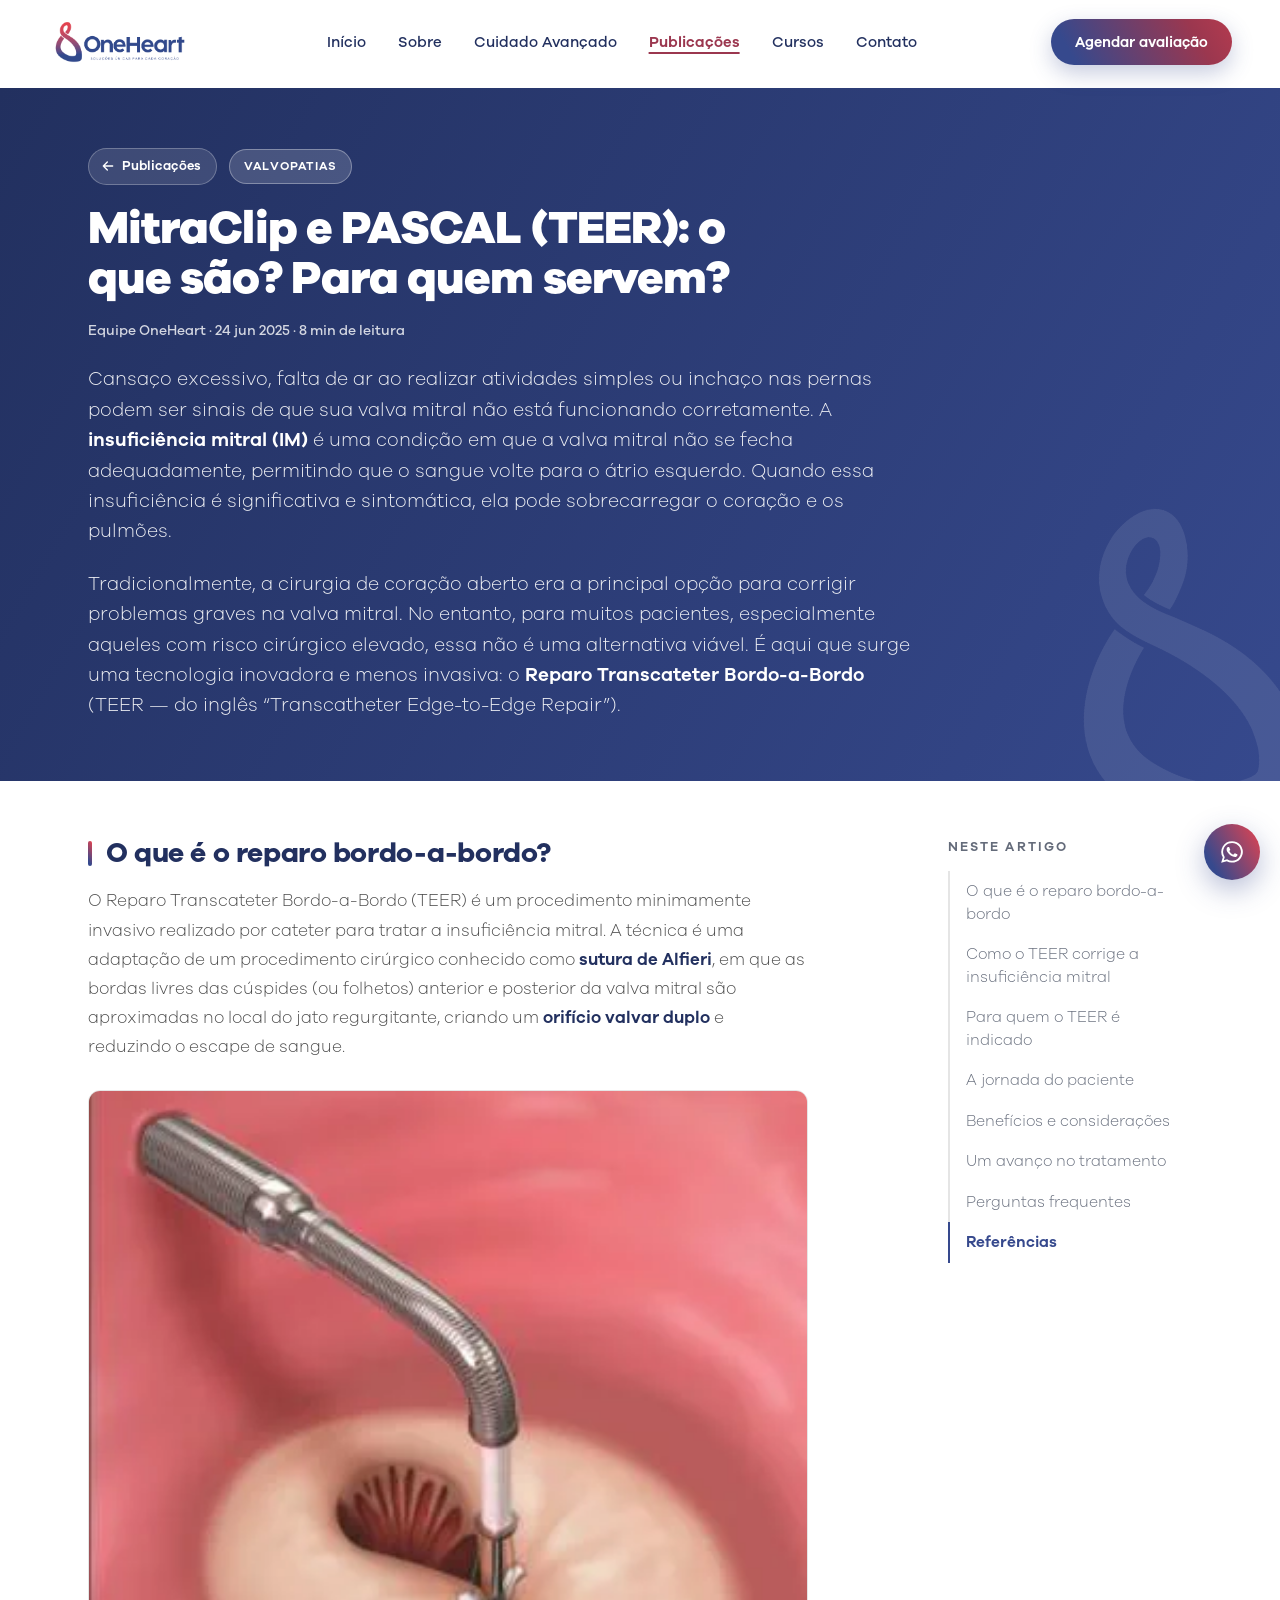
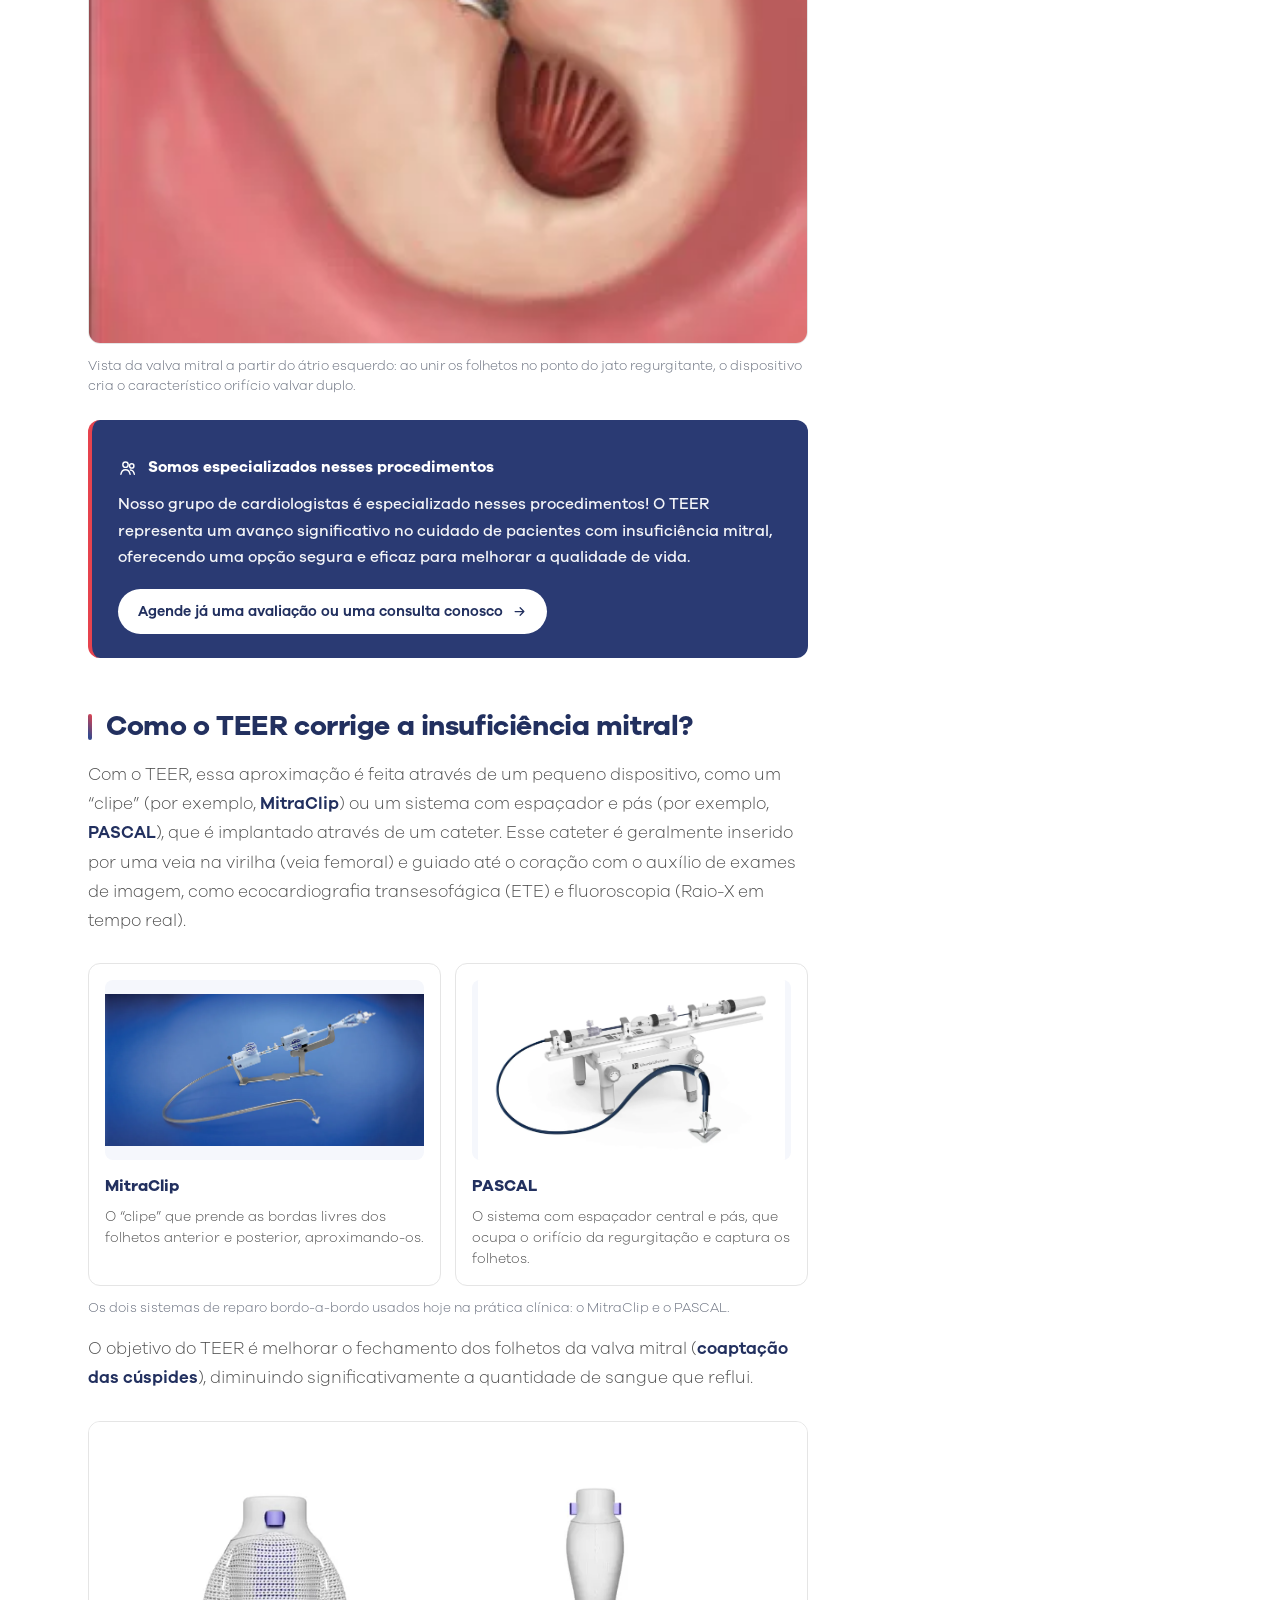
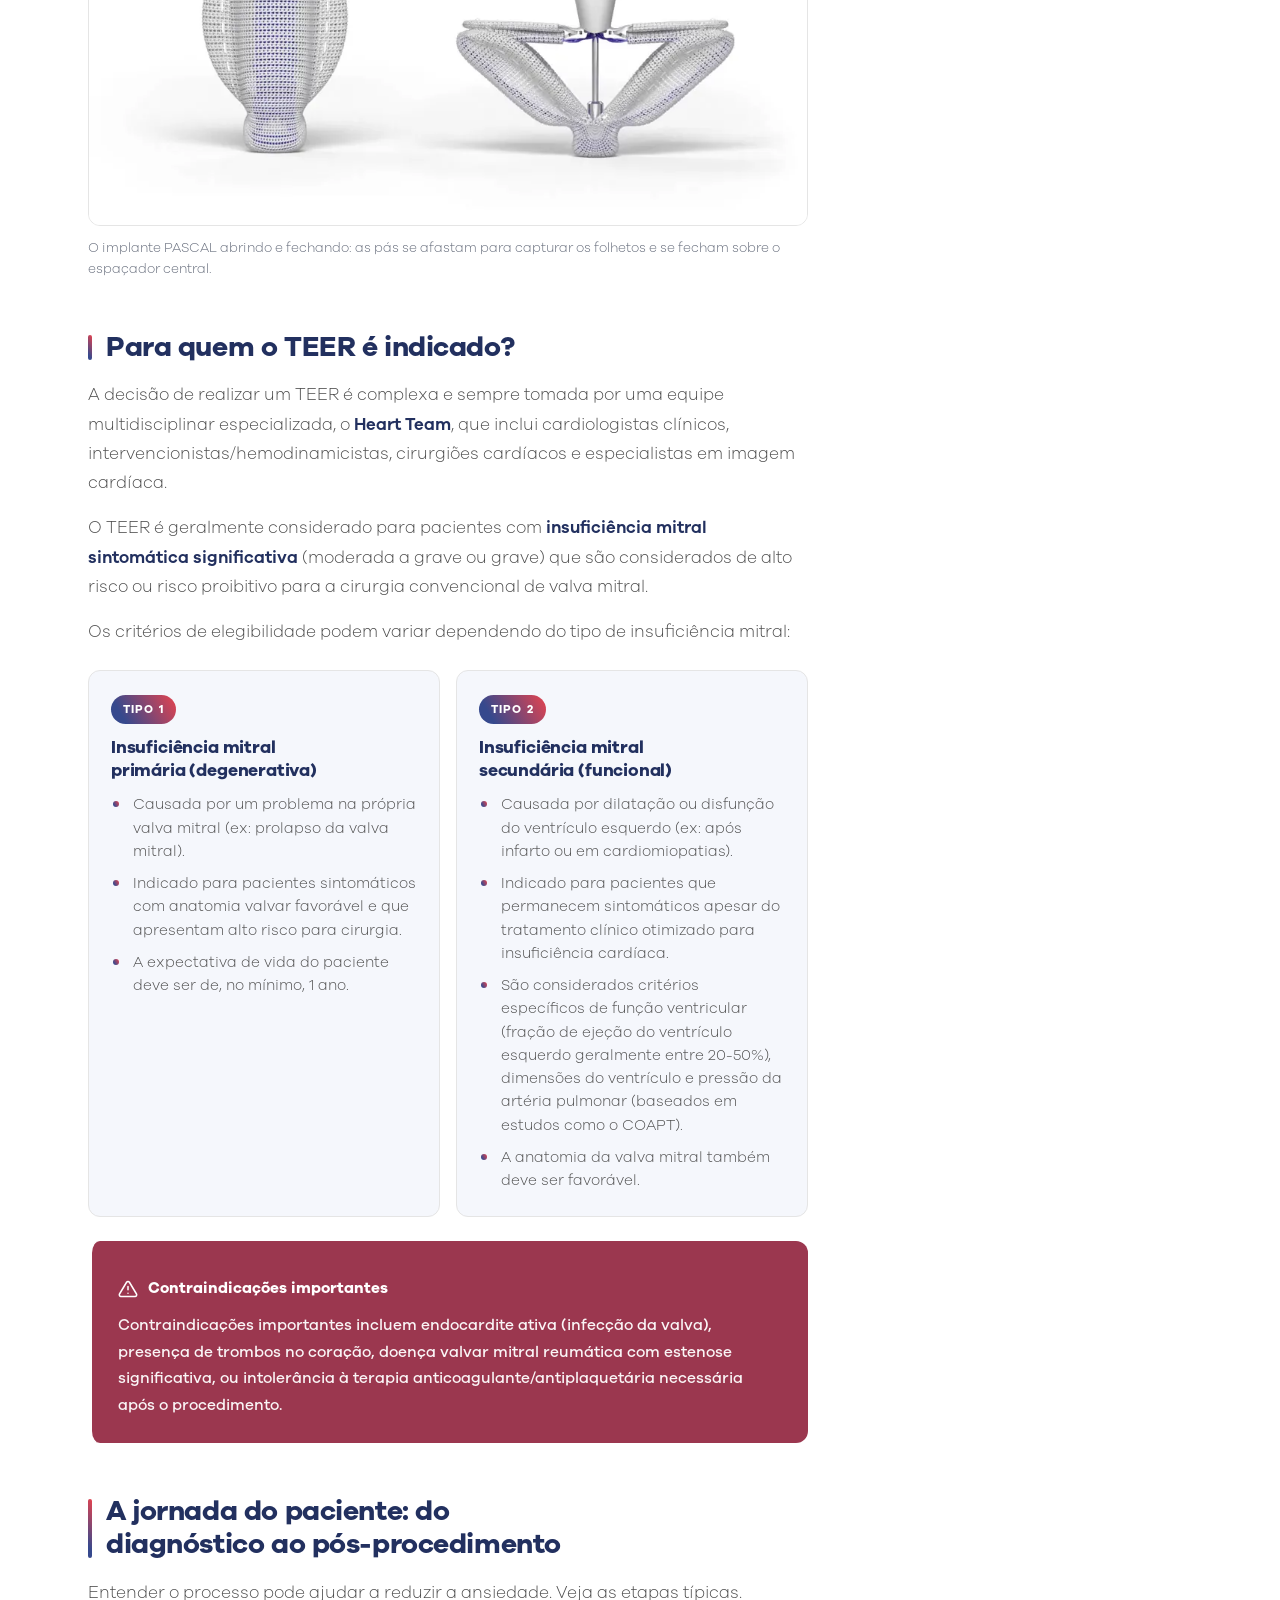
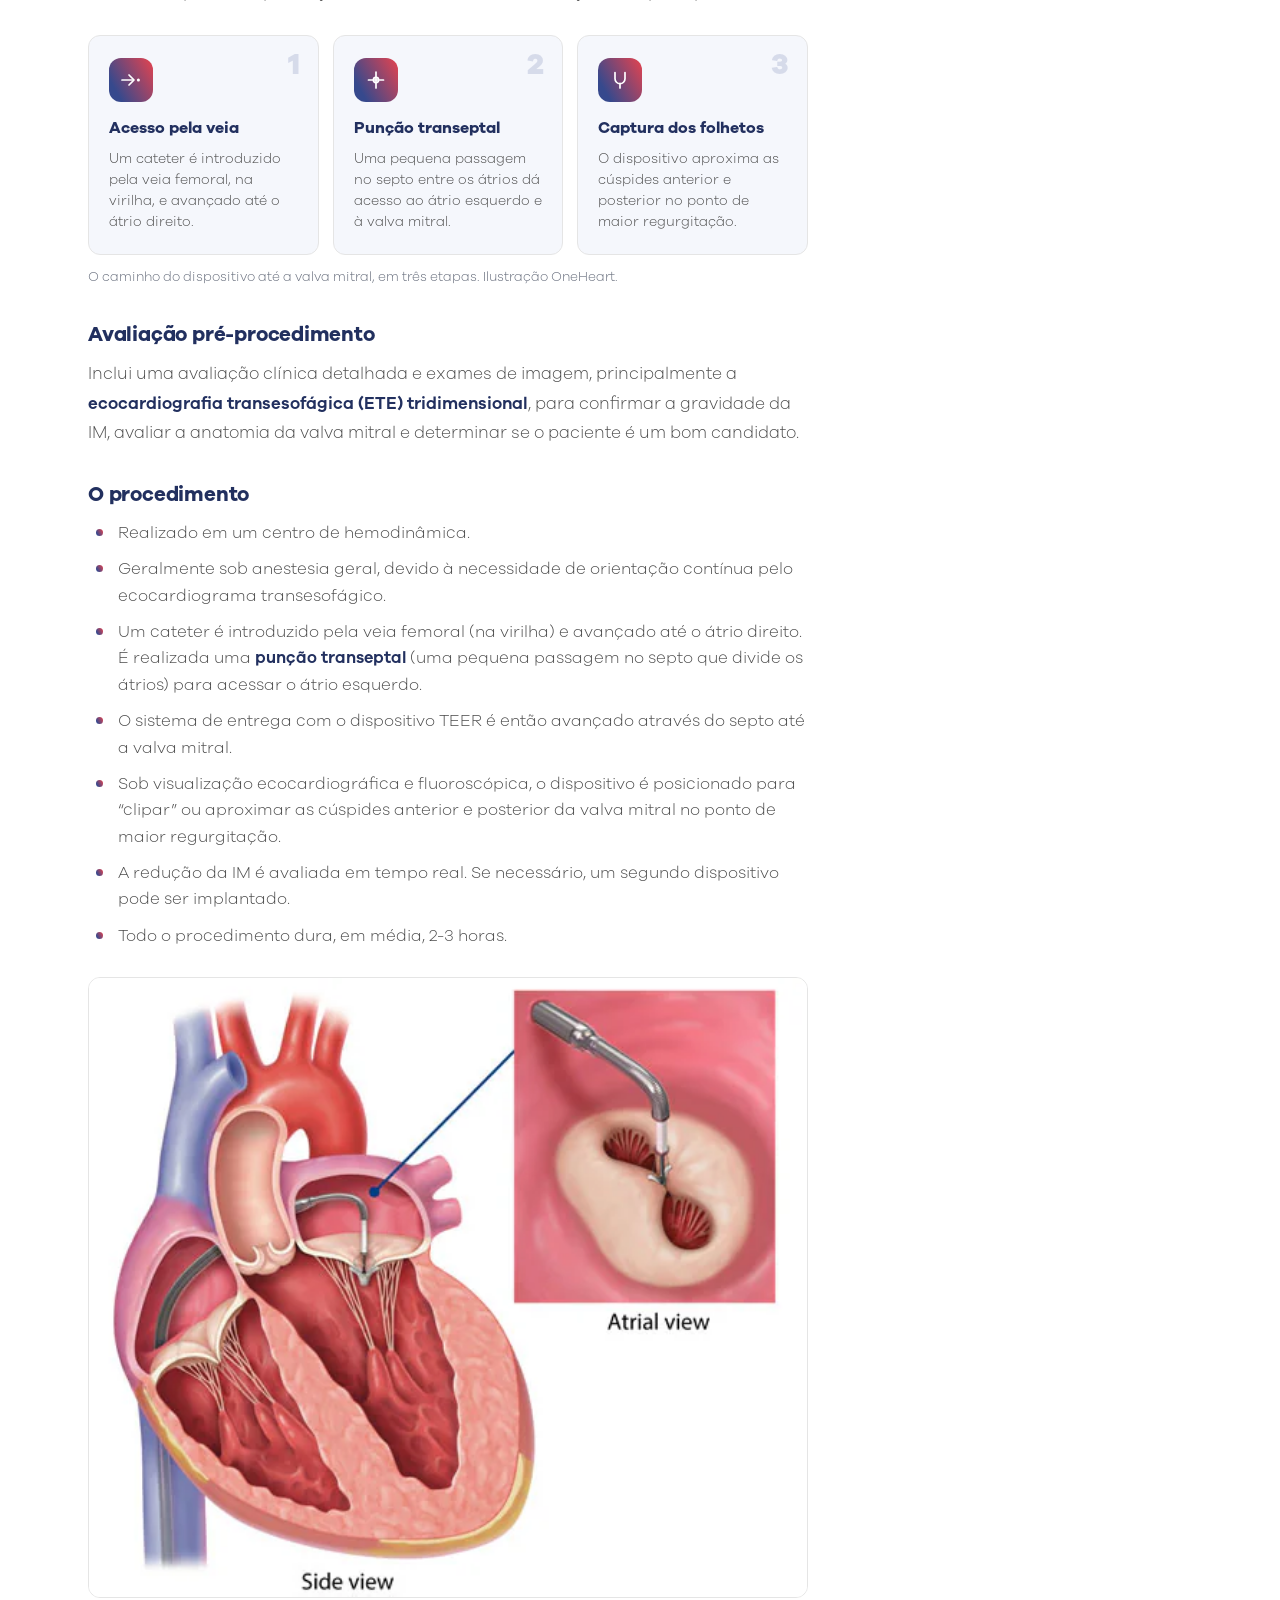
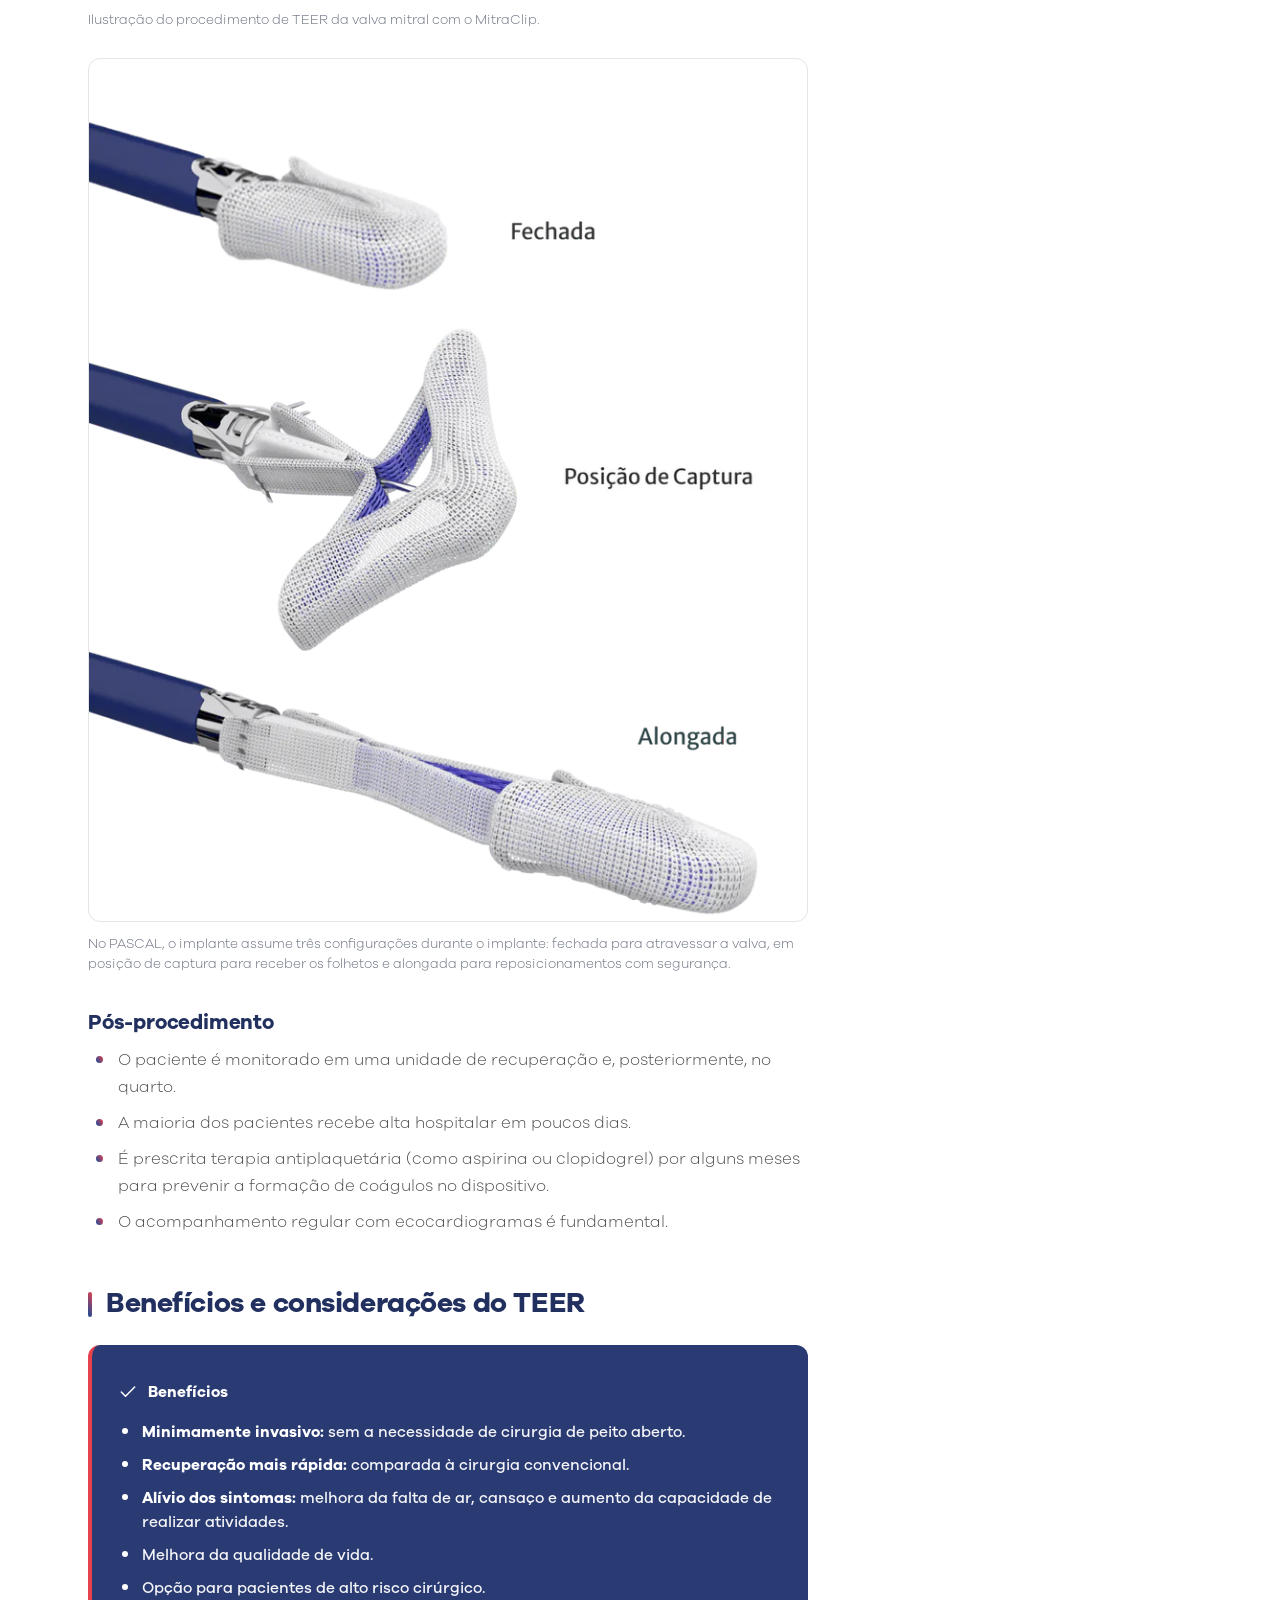
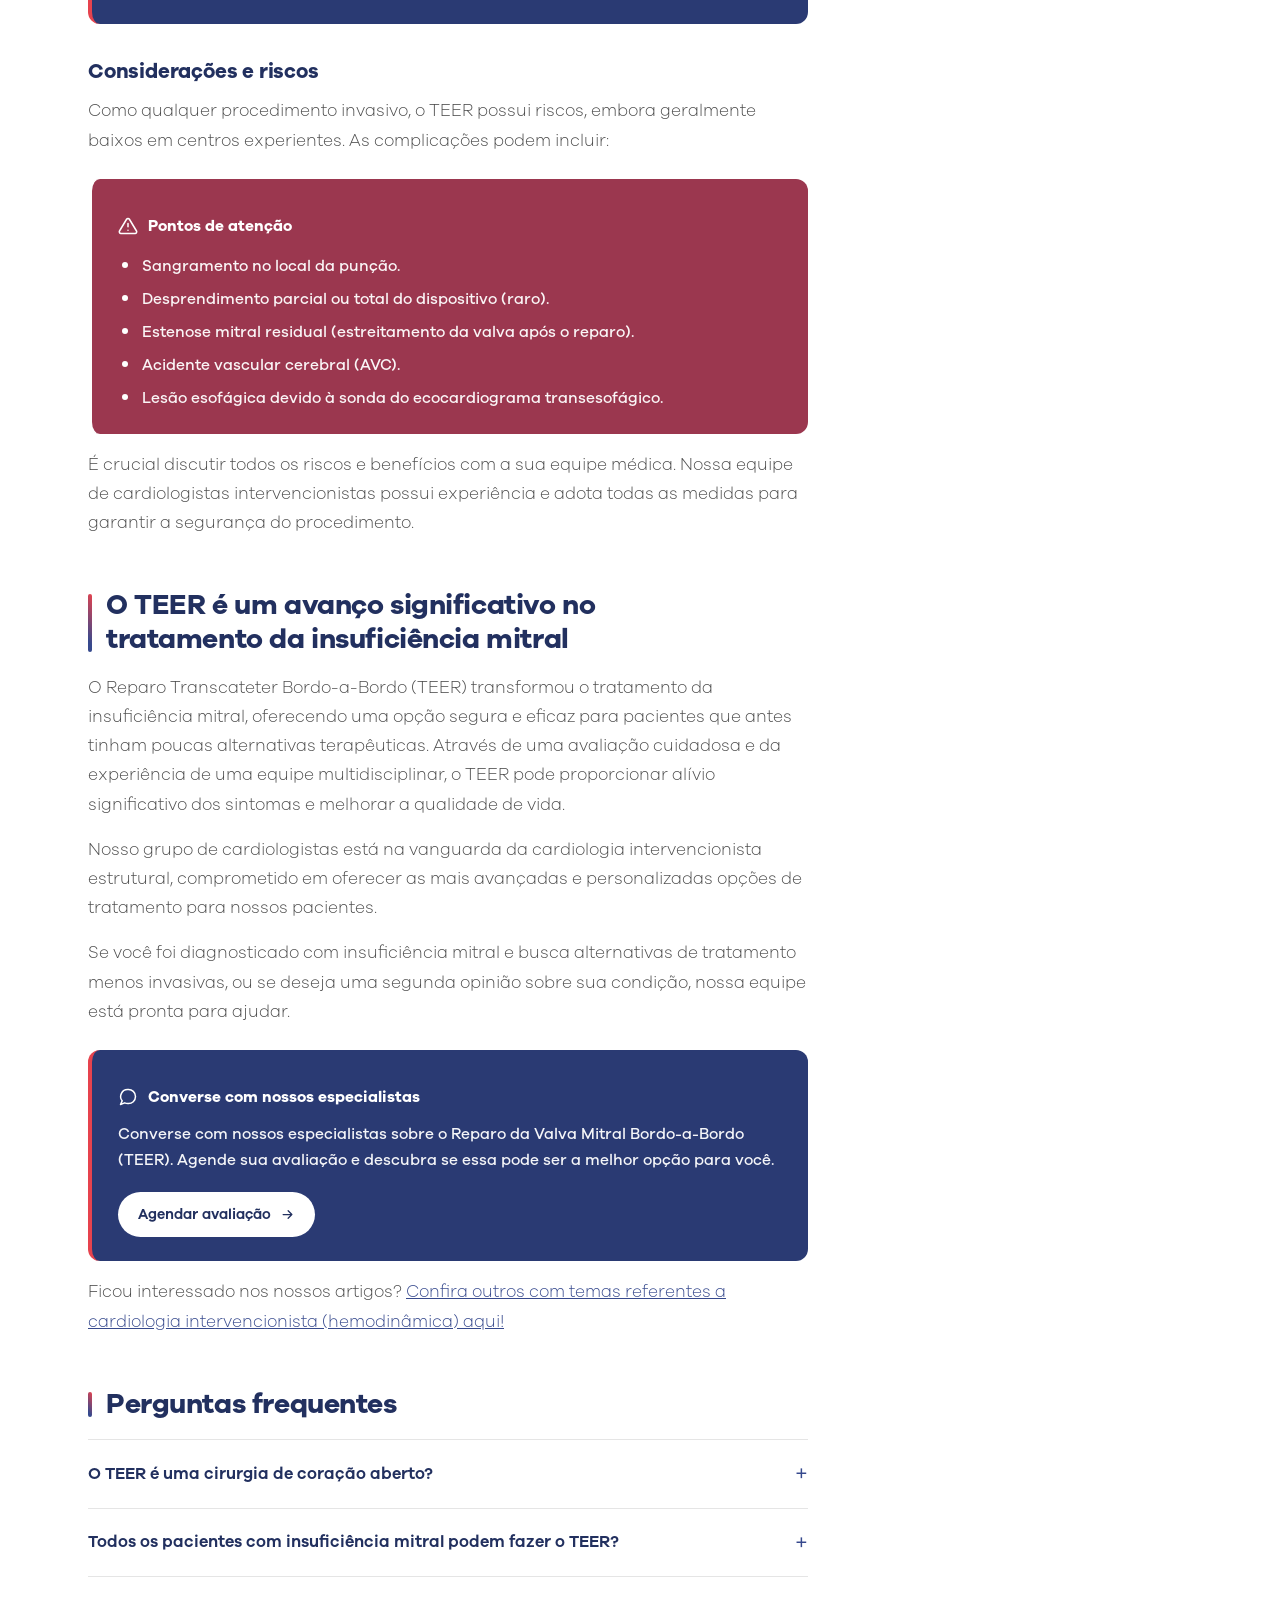
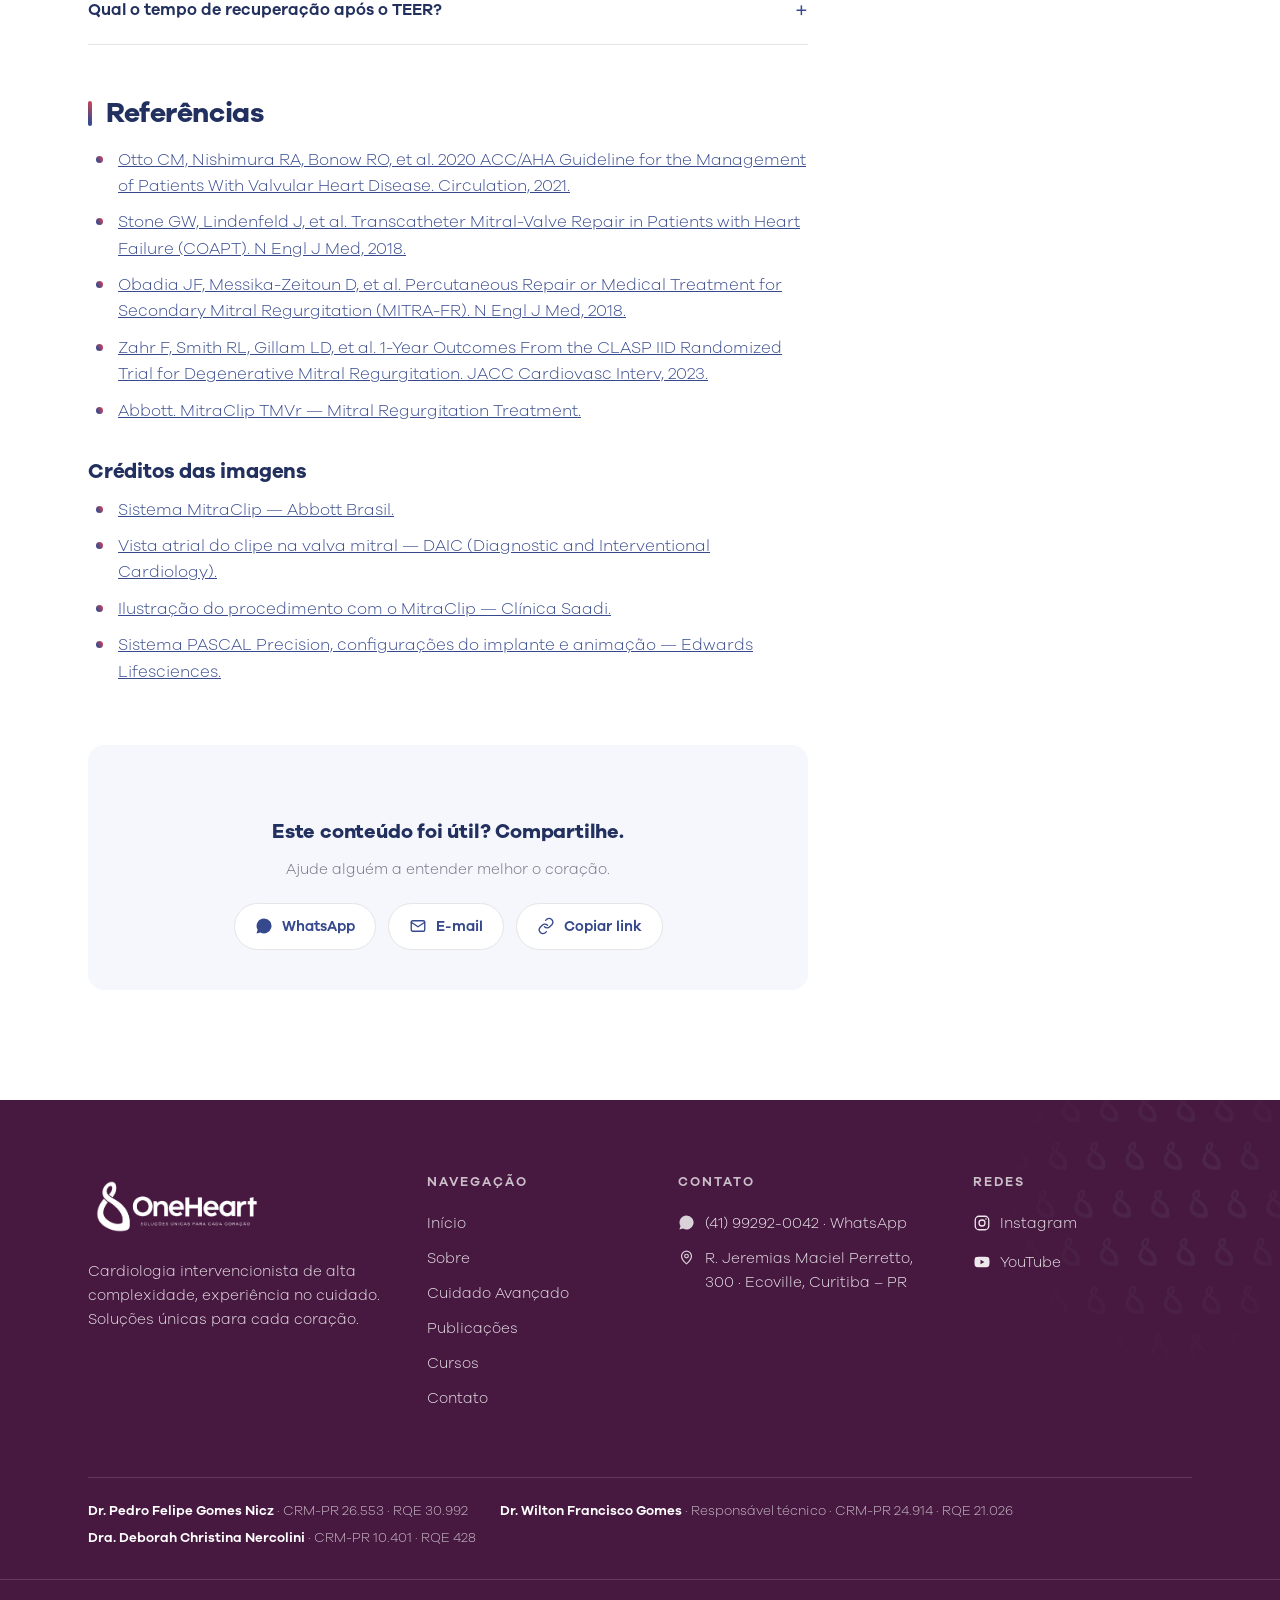
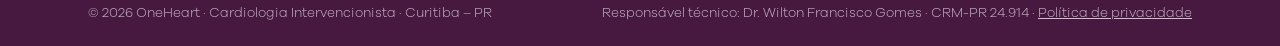
<file: artigo-teer.html>
<!DOCTYPE html>
<html lang="pt-BR">
<head>
<meta charset="UTF-8">
<meta name="viewport" content="width=device-width, initial-scale=1.0">
<title>MitraClip e PASCAL (TEER): o que são? Para quem servem? — OneHeart</title>
<link rel="canonical" href="https://oneheart.net.br/artigo-teer.html">
<meta name="description" content="O reparo transcateter bordo-a-bordo (TEER) trata a insuficiência mitral por cateter, sem cirurgia de peito aberto. Entenda como funcionam o MitraClip e o PASCAL, para quem são indicados, como é o procedimento e a recuperação. Conteúdo da equipe OneHeart, em Curitiba.">
<link rel="icon" type="image/webp" href="assets/img/selo-degrade.webp">
<link rel="preload" href="assets/fonts/GalanoGrotesqueExtraBold.woff2" as="font" type="font/woff2" crossorigin>
<link rel="preload" href="assets/fonts/GalanoGrotesqueLight.woff2" as="font" type="font/woff2" crossorigin>
<link rel="stylesheet" href="css/styles.css">
<script>if(window.matchMedia&&!matchMedia('(prefers-reduced-motion: reduce)').matches){document.documentElement.classList.add('js-reveal');window.addEventListener('error',function(){document.documentElement.classList.remove('js-reveal');});}</script>
<script type="application/ld+json">{"@context": "https://schema.org", "@type": "MedicalWebPage", "url": "https://oneheart.net.br/artigo-teer.html", "headline": "MitraClip e PASCAL (TEER): o que são? Para quem servem?", "description": "O reparo transcateter bordo-a-bordo (TEER) trata a insuficiência mitral por cateter, sem cirurgia de peito aberto. Entenda como funcionam o MitraClip e o PASCAL, para quem são indicados, como é o procedimento e a recuperação. Conteúdo da equipe OneHeart, em Curitiba.", "inLanguage": "pt-BR", "audience": {"@type": "PeopleAudience", "audienceType": "Pacientes e médicos"}, "publisher": {"@id": "https://oneheart.net.br/#clinica"}, "author": {"@type": "Organization", "name": "Equipe OneHeart", "url": "https://oneheart.net.br/"}}</script>
</head>
<body>

<a class="skip-link" href="#conteudo">Pular para o conteúdo</a>

<header class="site-header" id="header">
  <div class="container">
    <a class="brand" href="index.html" aria-label="OneHeart — Início">
      <img src="assets/img/logo-principal-degrade.webp" alt="OneHeart — Soluções únicas para cada coração" width="640" height="240">
    </a>
    <nav class="site-nav" aria-label="Navegação principal">
      <ul>
        <li><a href="index.html">Início</a></li>
        <li><a href="sobre.html">Sobre</a></li>
        <li><a href="cuidado-avancado.html">Cuidado Avançado</a></li>
        <li><a href="publicacoes.html" aria-current="page">Publicações</a></li>
        <li><a href="cursos.html">Cursos</a></li>
        <li><a href="contato.html">Contato</a></li>
      </ul>
    </nav>
    <div class="header-cta">
      <a class="btn btn-primary" href="https://wa.me/5541992920042?text=Ol%C3%A1!%20Gostaria%20de%20agendar%20uma%20avalia%C3%A7%C3%A3o%20com%20a%20OneHeart." target="_blank" rel="noopener">Agendar avaliação</a>
    </div>
    <button class="nav-toggle" id="navToggle" aria-label="Abrir menu" aria-expanded="false" aria-controls="drawer">
      <svg width="26" height="26" viewBox="0 0 24 24" fill="none" stroke="currentColor" stroke-width="2" stroke-linecap="round"><path d="M4 7h16M4 12h16M4 17h16"/></svg>
    </button>
  </div>
</header>

<div class="drawer" id="drawer" aria-hidden="true">
  <div class="drawer-scrim" data-close></div>
  <div class="drawer-panel" role="dialog" aria-modal="true" aria-label="Menu">
    <div class="drawer-top">
      <img src="assets/img/logo-principal-degrade.webp" alt="OneHeart">
      <button class="drawer-close" data-close aria-label="Fechar menu">
        <svg width="20" height="20" viewBox="0 0 24 24" fill="none" stroke="currentColor" stroke-width="2" stroke-linecap="round"><path d="M6 6l12 12M18 6L6 18"/></svg>
      </button>
    </div>
    <nav aria-label="Navegação móvel">
      <a href="index.html">Início</a>
      <a href="sobre.html">Sobre</a>
      <a href="cuidado-avancado.html">Cuidado Avançado</a>
      <a href="publicacoes.html" aria-current="page">Publicações</a>
      <a href="cursos.html">Cursos</a>
      <a href="contato.html">Contato</a>
    </nav>
    <a class="btn btn-primary" href="https://wa.me/5541992920042?text=Ol%C3%A1!%20Gostaria%20de%20agendar%20uma%20avalia%C3%A7%C3%A3o%20com%20a%20OneHeart." target="_blank" rel="noopener">Agendar avaliação</a>
  </div>
</div>

<main id="conteudo">
  <article class="article">

    <header class="article-head reveal">
      <div class="container">
        <div class="article-topline">
          <a class="article-back" href="publicacoes.html">
            <svg width="16" height="16" viewBox="0 0 24 24" fill="none" stroke="currentColor" stroke-width="2" stroke-linecap="round" stroke-linejoin="round"><path d="M19 12H5M11 6l-6 6 6 6"/></svg>
            Publicações
          </a>
          <span class="article-cat">Valvopatias</span>
        </div>
        <h1>MitraClip e PASCAL (TEER): o que são? Para quem servem?</h1>
        <p class="article-meta">Equipe OneHeart · 24 jun 2025 · 8 min de leitura</p>
        <p class="article-lead">Cansaço excessivo, falta de ar ao realizar atividades simples ou inchaço nas pernas podem ser sinais de que sua valva mitral não está funcionando corretamente. A <strong>insuficiência mitral (IM)</strong> é uma condição em que a valva mitral não se fecha adequadamente, permitindo que o sangue volte para o átrio esquerdo. Quando essa insuficiência é significativa e sintomática, ela pode sobrecarregar o coração e os pulmões.</p>
        <p class="article-lead">Tradicionalmente, a cirurgia de coração aberto era a principal opção para corrigir problemas graves na valva mitral. No entanto, para muitos pacientes, especialmente aqueles com risco cirúrgico elevado, essa não é uma alternativa viável. É aqui que surge uma tecnologia inovadora e menos invasiva: o <strong>Reparo Transcateter Bordo-a-Bordo</strong> (TEER — do inglês “Transcatheter Edge-to-Edge Repair”).</p>
      </div>
    </header>

    <div class="container">
      <div class="article-layout">

        <!-- Sumário -->
        <aside class="article-toc reveal" aria-label="Sumário do artigo">
          <p class="toc-title">Neste artigo</p>
          <nav>
            <a href="#o-que-e">O que é o reparo bordo-a-bordo</a>
            <a href="#como-funciona">Como o TEER corrige a insuficiência mitral</a>
            <a href="#indicacoes">Para quem o TEER é indicado</a>
            <a href="#jornada">A jornada do paciente</a>
            <a href="#beneficios">Benefícios e considerações</a>
            <a href="#avanco">Um avanço no tratamento</a>
            <a href="#faq">Perguntas frequentes</a>
            <a href="#referencias">Referências</a>
          </nav>
        </aside>

        <!-- Corpo -->
        <div class="article-body">

          <section id="o-que-e">
            <h2>O que é o reparo bordo-a-bordo?</h2>
            <p>O Reparo Transcateter Bordo-a-Bordo (TEER) é um procedimento minimamente invasivo realizado por cateter para tratar a insuficiência mitral. A técnica é uma adaptação de um procedimento cirúrgico conhecido como <strong>sutura de Alfieri</strong>, em que as bordas livres das cúspides (ou folhetos) anterior e posterior da valva mitral são aproximadas no local do jato regurgitante, criando um <strong>orifício valvar duplo</strong> e reduzindo o escape de sangue.</p>

            <figure class="article-figure">
              <img src="assets/img/artigo-teer-clip-valva.webp" alt="Vista da valva mitral a partir do átrio esquerdo, com o clipe unindo os folhetos anterior e posterior e formando dois orifícios" width="337" height="400" loading="lazy" decoding="async">
              <figcaption>Vista da valva mitral a partir do átrio esquerdo: ao unir os folhetos no ponto do jato regurgitante, o dispositivo cria o característico orifício valvar duplo.</figcaption>
            </figure>

            <div class="callout">
              <p class="callout-title">
                <svg width="20" height="20" viewBox="0 0 24 24" fill="none" stroke="currentColor" stroke-width="1.7" stroke-linecap="round" stroke-linejoin="round"><circle cx="9" cy="8" r="3.2"/><circle cx="16.5" cy="9.5" r="2.6"/><path d="M3.5 19.5c.6-3.6 2.7-5.5 5.5-5.5s4.9 1.9 5.5 5.5M15 14.4c2.4.3 4.1 2 4.6 5.1"/></svg>
                Somos especializados nesses procedimentos
              </p>
              <p>Nosso grupo de cardiologistas é especializado nesses procedimentos! O TEER representa um avanço significativo no cuidado de pacientes com insuficiência mitral, oferecendo uma opção segura e eficaz para melhorar a qualidade de vida.</p>
              <a class="callout-link" href="https://wa.me/5541992920042?text=Ol%C3%A1!%20Gostaria%20de%20agendar%20uma%20avalia%C3%A7%C3%A3o%20sobre%20o%20reparo%20da%20valva%20mitral%20bordo-a-bordo%20(TEER)." target="_blank" rel="noopener">
                Agende já uma avaliação ou uma consulta conosco
                <svg width="15" height="15" viewBox="0 0 24 24" fill="none" stroke="currentColor" stroke-width="2" stroke-linecap="round" stroke-linejoin="round" aria-hidden="true"><path d="M5 12h14M13 6l6 6-6 6"/></svg>
              </a>
            </div>
          </section>

          <section id="como-funciona">
            <h2>Como o TEER corrige a insuficiência mitral?</h2>
            <p>Com o TEER, essa aproximação é feita através de um pequeno dispositivo, como um “clipe” (por exemplo, <strong>MitraClip</strong>) ou um sistema com espaçador e pás (por exemplo, <strong>PASCAL</strong>), que é implantado através de um cateter. Esse cateter é geralmente inserido por uma veia na virilha (veia femoral) e guiado até o coração com o auxílio de exames de imagem, como ecocardiografia transesofágica (ETE) e fluoroscopia (Raio-X em tempo real).</p>

            <figure class="article-figure">
              <div class="device-duo">
                <div class="device-card">
                  <img src="assets/img/artigo-teer-mitraclip-sistema.webp" alt="Sistema MitraClip: cateter longo e flexível com o clipe metálico na ponta, montado sobre a base de manuseio" width="1304" height="619" loading="lazy" decoding="async">
                  <h4>MitraClip</h4>
                  <p>O “clipe” que prende as bordas livres dos folhetos anterior e posterior, aproximando-os.</p>
                </div>
                <div class="device-card">
                  <img src="assets/img/artigo-teer-pascal-sistema.webp" alt="Sistema PASCAL Precision: cateter azul com o implante de espaçador e pás na ponta, montado sobre a base de manuseio" width="1400" height="822" loading="lazy" decoding="async">
                  <h4>PASCAL</h4>
                  <p>O sistema com espaçador central e pás, que ocupa o orifício da regurgitação e captura os folhetos.</p>
                </div>
              </div>
              <figcaption>Os dois sistemas de reparo bordo-a-bordo usados hoje na prática clínica: o MitraClip e o PASCAL.</figcaption>
            </figure>

            <p>O objetivo do TEER é melhorar o fechamento dos folhetos da valva mitral (<strong>coaptação das cúspides</strong>), diminuindo significativamente a quantidade de sangue que reflui.</p>

            <figure class="article-figure">
              <video data-figure autoplay muted loop playsinline preload="metadata"
                     width="960" height="540"
                     poster="assets/video/artigo-teer-pascal-poster.webp"
                     aria-label="Animação do implante PASCAL abrindo e fechando as pás em torno do espaçador central">
                <source src="assets/video/artigo-teer-pascal.mp4" type="video/mp4">
              </video>
              <figcaption>O implante PASCAL abrindo e fechando: as pás se afastam para capturar os folhetos e se fecham sobre o espaçador central.</figcaption>
            </figure>
          </section>

          <section id="indicacoes">
            <h2>Para quem o TEER é indicado?</h2>
            <p>A decisão de realizar um TEER é complexa e sempre tomada por uma equipe multidisciplinar especializada, o <strong>Heart Team</strong>, que inclui cardiologistas clínicos, intervencionistas/hemodinamicistas, cirurgiões cardíacos e especialistas em imagem cardíaca.</p>
            <p>O TEER é geralmente considerado para pacientes com <strong>insuficiência mitral sintomática significativa</strong> (moderada a grave ou grave) que são considerados de alto risco ou risco proibitivo para a cirurgia convencional de valva mitral.</p>
            <p>Os critérios de elegibilidade podem variar dependendo do tipo de insuficiência mitral:</p>

            <div class="type-grid">
              <div class="type-card">
                <span class="tc-tag">Tipo 1</span>
                <h3>Insuficiência mitral primária (degenerativa)</h3>
                <ul>
                  <li>Causada por um problema na própria valva mitral (ex: prolapso da valva mitral).</li>
                  <li>Indicado para pacientes sintomáticos com anatomia valvar favorável e que apresentam alto risco para cirurgia.</li>
                  <li>A expectativa de vida do paciente deve ser de, no mínimo, 1 ano.</li>
                </ul>
              </div>
              <div class="type-card">
                <span class="tc-tag">Tipo 2</span>
                <h3>Insuficiência mitral secundária (funcional)</h3>
                <ul>
                  <li>Causada por dilatação ou disfunção do ventrículo esquerdo (ex: após infarto ou em cardiomiopatias).</li>
                  <li>Indicado para pacientes que permanecem sintomáticos apesar do tratamento clínico otimizado para insuficiência cardíaca.</li>
                  <li>São considerados critérios específicos de função ventricular (fração de ejeção do ventrículo esquerdo geralmente entre 20-50%), dimensões do ventrículo e pressão da artéria pulmonar (baseados em estudos como o COAPT).</li>
                  <li>A anatomia da valva mitral também deve ser favorável.</li>
                </ul>
              </div>
            </div>

            <div class="callout alt">
              <p class="callout-title">
                <svg width="20" height="20" viewBox="0 0 24 24" fill="none" stroke="currentColor" stroke-width="1.8" stroke-linecap="round" stroke-linejoin="round"><path d="M12 9v4M12 17h.01M10.3 3.9 1.8 18a2 2 0 0 0 1.7 3h17a2 2 0 0 0 1.7-3L13.7 3.9a2 2 0 0 0-3.4 0z"/></svg>
                Contraindicações importantes
              </p>
              <p>Contraindicações importantes incluem endocardite ativa (infecção da valva), presença de trombos no coração, doença valvar mitral reumática com estenose significativa, ou intolerância à terapia anticoagulante/antiplaquetária necessária após o procedimento.</p>
            </div>
          </section>

          <section id="jornada">
            <h2>A jornada do paciente: do diagnóstico ao pós-procedimento</h2>
            <p>Entender o processo pode ajudar a reduzir a ansiedade. Veja as etapas típicas.</p>

            <figure class="article-figure">
              <div class="tavi-steps">
                <div class="tavi-step">
                  <span class="ts-num" aria-hidden="true">1</span>
                  <div class="ts-icon">
                    <svg width="24" height="24" viewBox="0 0 24 24" fill="none" stroke="currentColor" stroke-width="1.7" stroke-linecap="round" stroke-linejoin="round"><path d="M3 12h11"/><path d="M10 7l5 5-5 5"/><circle cx="19.4" cy="12" r="1.5" fill="currentColor" stroke="none"/></svg>
                  </div>
                  <h4>Acesso pela veia</h4>
                  <p>Um cateter é introduzido pela veia femoral, na virilha, e avançado até o átrio direito.</p>
                </div>
                <div class="tavi-step">
                  <span class="ts-num" aria-hidden="true">2</span>
                  <div class="ts-icon">
                    <svg width="24" height="24" viewBox="0 0 24 24" fill="none" stroke="currentColor" stroke-width="1.7" stroke-linecap="round" stroke-linejoin="round"><path d="M12 4v16"/><path d="M4.5 12h15"/><circle cx="12" cy="12" r="2.6"/></svg>
                  </div>
                  <h4>Punção transeptal</h4>
                  <p>Uma pequena passagem no septo entre os átrios dá acesso ao átrio esquerdo e à valva mitral.</p>
                </div>
                <div class="tavi-step">
                  <span class="ts-num" aria-hidden="true">3</span>
                  <div class="ts-icon">
                    <svg width="24" height="24" viewBox="0 0 24 24" fill="none" stroke="currentColor" stroke-width="1.7" stroke-linecap="round" stroke-linejoin="round"><path d="M7 4.5v6.2a5 5 0 0 0 5 5 5 5 0 0 0 5-5V4.5"/><path d="M12 15.7V20"/></svg>
                  </div>
                  <h4>Captura dos folhetos</h4>
                  <p>O dispositivo aproxima as cúspides anterior e posterior no ponto de maior regurgitação.</p>
                </div>
              </div>
              <figcaption>O caminho do dispositivo até a valva mitral, em três etapas. Ilustração OneHeart.</figcaption>
            </figure>

            <h3>Avaliação pré-procedimento</h3>
            <p>Inclui uma avaliação clínica detalhada e exames de imagem, principalmente a <strong>ecocardiografia transesofágica (ETE) tridimensional</strong>, para confirmar a gravidade da IM, avaliar a anatomia da valva mitral e determinar se o paciente é um bom candidato.</p>

            <h3>O procedimento</h3>
            <ul>
              <li>Realizado em um centro de hemodinâmica.</li>
              <li>Geralmente sob anestesia geral, devido à necessidade de orientação contínua pelo ecocardiograma transesofágico.</li>
              <li>Um cateter é introduzido pela veia femoral (na virilha) e avançado até o átrio direito. É realizada uma <strong>punção transeptal</strong> (uma pequena passagem no septo que divide os átrios) para acessar o átrio esquerdo.</li>
              <li>O sistema de entrega com o dispositivo TEER é então avançado através do septo até a valva mitral.</li>
              <li>Sob visualização ecocardiográfica e fluoroscópica, o dispositivo é posicionado para “clipar” ou aproximar as cúspides anterior e posterior da valva mitral no ponto de maior regurgitação.</li>
              <li>A redução da IM é avaliada em tempo real. Se necessário, um segundo dispositivo pode ser implantado.</li>
              <li>Todo o procedimento dura, em média, 2-3 horas.</li>
            </ul>

            <figure class="article-figure">
              <img src="assets/img/artigo-teer-coracao-clip.webp" alt="Corte do coração mostrando o cateter que atravessa o septo interatrial e posiciona o clipe na valva mitral, com detalhe da vista atrial ao lado" width="500" height="431" loading="lazy" decoding="async">
              <figcaption>Ilustração do procedimento de TEER da valva mitral com o MitraClip.</figcaption>
            </figure>

            <figure class="article-figure">
              <img src="assets/img/artigo-teer-pascal-posicoes.webp" alt="As três configurações do implante PASCAL durante o procedimento: fechada, em posição de captura e alongada" width="750" height="900" loading="lazy" decoding="async">
              <figcaption>No PASCAL, o implante assume três configurações durante o implante: fechada para atravessar a valva, em posição de captura para receber os folhetos e alongada para reposicionamentos com segurança.</figcaption>
            </figure>

            <h3>Pós-procedimento</h3>
            <ul>
              <li>O paciente é monitorado em uma unidade de recuperação e, posteriormente, no quarto.</li>
              <li>A maioria dos pacientes recebe alta hospitalar em poucos dias.</li>
              <li>É prescrita terapia antiplaquetária (como aspirina ou clopidogrel) por alguns meses para prevenir a formação de coágulos no dispositivo.</li>
              <li>O acompanhamento regular com ecocardiogramas é fundamental.</li>
            </ul>
          </section>

          <section id="beneficios">
            <h2>Benefícios e considerações do TEER</h2>

            <div class="callout">
              <p class="callout-title">
                <svg width="20" height="20" viewBox="0 0 24 24" fill="none" stroke="currentColor" stroke-width="1.8" stroke-linecap="round" stroke-linejoin="round"><path d="M20 6 9 17l-5-5"/></svg>
                Benefícios
              </p>
              <ul>
                <li><strong>Minimamente invasivo:</strong> sem a necessidade de cirurgia de peito aberto.</li>
                <li><strong>Recuperação mais rápida:</strong> comparada à cirurgia convencional.</li>
                <li><strong>Alívio dos sintomas:</strong> melhora da falta de ar, cansaço e aumento da capacidade de realizar atividades.</li>
                <li>Melhora da qualidade de vida.</li>
                <li>Opção para pacientes de alto risco cirúrgico.</li>
              </ul>
            </div>

            <h3>Considerações e riscos</h3>
            <p>Como qualquer procedimento invasivo, o TEER possui riscos, embora geralmente baixos em centros experientes. As complicações podem incluir:</p>

            <div class="callout alt">
              <p class="callout-title">
                <svg width="20" height="20" viewBox="0 0 24 24" fill="none" stroke="currentColor" stroke-width="1.8" stroke-linecap="round" stroke-linejoin="round"><path d="M12 9v4M12 17h.01M10.3 3.9 1.8 18a2 2 0 0 0 1.7 3h17a2 2 0 0 0 1.7-3L13.7 3.9a2 2 0 0 0-3.4 0z"/></svg>
                Pontos de atenção
              </p>
              <ul>
                <li>Sangramento no local da punção.</li>
                <li>Desprendimento parcial ou total do dispositivo (raro).</li>
                <li>Estenose mitral residual (estreitamento da valva após o reparo).</li>
                <li>Acidente vascular cerebral (AVC).</li>
                <li>Lesão esofágica devido à sonda do ecocardiograma transesofágico.</li>
              </ul>
            </div>

            <p>É crucial discutir todos os riscos e benefícios com a sua equipe médica. Nossa equipe de cardiologistas intervencionistas possui experiência e adota todas as medidas para garantir a segurança do procedimento.</p>
          </section>

          <section id="avanco">
            <h2>O TEER é um avanço significativo no tratamento da insuficiência mitral</h2>
            <p>O Reparo Transcateter Bordo-a-Bordo (TEER) transformou o tratamento da insuficiência mitral, oferecendo uma opção segura e eficaz para pacientes que antes tinham poucas alternativas terapêuticas. Através de uma avaliação cuidadosa e da experiência de uma equipe multidisciplinar, o TEER pode proporcionar alívio significativo dos sintomas e melhorar a qualidade de vida.</p>
            <p>Nosso grupo de cardiologistas está na vanguarda da cardiologia intervencionista estrutural, comprometido em oferecer as mais avançadas e personalizadas opções de tratamento para nossos pacientes.</p>
            <p>Se você foi diagnosticado com insuficiência mitral e busca alternativas de tratamento menos invasivas, ou se deseja uma segunda opinião sobre sua condição, nossa equipe está pronta para ajudar.</p>

            <div class="callout">
              <p class="callout-title">
                <svg width="20" height="20" viewBox="0 0 24 24" fill="none" stroke="currentColor" stroke-width="1.8" stroke-linecap="round" stroke-linejoin="round"><path d="M21 11.5a8.4 8.4 0 0 1-9 8.4 8.9 8.9 0 0 1-4-.9L3 21l2-4.4A8.4 8.4 0 0 1 12 3a8.4 8.4 0 0 1 9 8.5z"/></svg>
                Converse com nossos especialistas
              </p>
              <p>Converse com nossos especialistas sobre o Reparo da Valva Mitral Bordo-a-Bordo (TEER). Agende sua avaliação e descubra se essa pode ser a melhor opção para você.</p>
              <a class="callout-link" href="https://wa.me/5541992920042?text=Ol%C3%A1!%20Gostaria%20de%20agendar%20uma%20avalia%C3%A7%C3%A3o%20sobre%20o%20reparo%20da%20valva%20mitral%20bordo-a-bordo%20(TEER)." target="_blank" rel="noopener">
                Agendar avaliação
                <svg width="15" height="15" viewBox="0 0 24 24" fill="none" stroke="currentColor" stroke-width="2" stroke-linecap="round" stroke-linejoin="round" aria-hidden="true"><path d="M5 12h14M13 6l6 6-6 6"/></svg>
              </a>
            </div>

            <p>Ficou interessado nos nossos artigos? <a href="publicacoes.html">Confira outros com temas referentes a cardiologia intervencionista (hemodinâmica) aqui!</a></p>
          </section>

          <section id="faq">
            <h2>Perguntas frequentes</h2>
            <div class="faq">
              <details>
                <summary>O TEER é uma cirurgia de coração aberto?</summary>
                <p>Não. O TEER é um procedimento minimamente invasivo realizado através de cateteres inseridos por uma veia na virilha, sem a necessidade de abrir o peito ou parar o coração.</p>
              </details>
              <details>
                <summary>Todos os pacientes com insuficiência mitral podem fazer o TEER?</summary>
                <p>Não. O TEER é indicado para um grupo selecionado de pacientes com insuficiência mitral sintomática significativa que são considerados de alto risco para cirurgia convencional e que possuem uma anatomia da valva mitral favorável ao procedimento. A decisão é sempre individualizada e tomada pelo Heart Team.</p>
              </details>
              <details>
                <summary>Qual o tempo de recuperação após o TEER?</summary>
                <p>A recuperação é geralmente muito mais rápida do que a cirurgia cardíaca tradicional. Muitos pacientes recebem alta em 1 a 3 dias e podem retomar atividades leves em pouco tempo, com melhora progressiva dos sintomas.</p>
              </details>
            </div>
          </section>

          <section id="referencias">
            <h2>Referências</h2>
            <ul class="ref-list">
              <li><a href="https://doi.org/10.1161/CIR.0000000000000923" target="_blank" rel="noopener">Otto CM, Nishimura RA, Bonow RO, et al. 2020 ACC/AHA Guideline for the Management of Patients With Valvular Heart Disease. Circulation, 2021.</a></li>
              <li><a href="https://www.nejm.org/doi/full/10.1056/NEJMoa1806640" target="_blank" rel="noopener">Stone GW, Lindenfeld J, et al. Transcatheter Mitral-Valve Repair in Patients with Heart Failure (COAPT). N Engl J Med, 2018.</a></li>
              <li><a href="https://www.nejm.org/doi/full/10.1056/NEJMoa1805374" target="_blank" rel="noopener">Obadia JF, Messika-Zeitoun D, et al. Percutaneous Repair or Medical Treatment for Secondary Mitral Regurgitation (MITRA-FR). N Engl J Med, 2018.</a></li>
              <li><a href="https://doi.org/10.1016/j.jcin.2023.10.002" target="_blank" rel="noopener">Zahr F, Smith RL, Gillam LD, et al. 1-Year Outcomes From the CLASP IID Randomized Trial for Degenerative Mitral Regurgitation. JACC Cardiovasc Interv, 2023.</a></li>
              <li><a href="https://mitraclip.com/physician/mitraclip-procedure/mitraclip-tmvr-mitral-regurgitation-treatment" target="_blank" rel="noopener">Abbott. MitraClip TMVr — Mitral Regurgitation Treatment.</a></li>
            </ul>

            <h3>Créditos das imagens</h3>
            <ul class="ref-list">
              <li><a href="https://www.abbottbrasil.com.br/corpnewsroom/products-and-innovation/mitraclip.html" target="_blank" rel="noopener">Sistema MitraClip — Abbott Brasil.</a></li>
              <li><a href="https://www.dicardiology.com/content/expanded-mitraclip-registry-shows-continued-positive-results" target="_blank" rel="noopener">Vista atrial do clipe na valva mitral — DAIC (Diagnostic and Interventional Cardiology).</a></li>
              <li><a href="https://clinicasaadi.com.br/tratamento-inovador-da-insuficiencia-mitral-com-mitraclip/" target="_blank" rel="noopener">Ilustração do procedimento com o MitraClip — Clínica Saadi.</a></li>
              <li><a href="https://www.edwards.com/br/healthcare-professionals/products-services/transcatheter-mitral-tricuspid-technologies/pascal-precision-system#meet" target="_blank" rel="noopener">Sistema PASCAL Precision, configurações do implante e animação — Edwards Lifesciences.</a></li>
            </ul>
          </section>

          <!-- Compartilhar -->
          <div class="article-share reveal">
            <h3>Este conteúdo foi útil? Compartilhe.</h3>
            <p>Ajude alguém a entender melhor o coração.</p>
            <div class="share-btns">
              <a class="share-btn" data-share="whatsapp" href="#" target="_blank" rel="noopener" aria-label="Compartilhar no WhatsApp">
                <svg width="18" height="18" viewBox="0 0 24 24" fill="currentColor" aria-hidden="true"><path d="M12.04 2a9.9 9.9 0 0 0-8.5 14.94L2 22l5.2-1.5A9.9 9.9 0 1 0 12.04 2zm4.5 11.96c-.25-.12-1.46-.72-1.68-.8-.23-.09-.4-.13-.56.12-.17.25-.64.8-.78.97-.15.16-.29.19-.54.06-.24-.12-1.04-.38-1.98-1.22a7.4 7.4 0 0 1-1.37-1.7c-.14-.25-.01-.38.11-.5.11-.11.25-.29.37-.43.12-.15.16-.25.24-.42.08-.16.04-.31-.02-.43-.06-.12-.55-1.34-.76-1.83-.2-.48-.4-.42-.56-.43h-.48c-.16 0-.43.06-.66.31-.22.25-.86.84-.86 2.05 0 1.2.88 2.37 1 2.53.13.17 1.74 2.65 4.2 3.72.59.25 1.05.4 1.4.52.6.19 1.13.16 1.56.1.47-.07 1.46-.6 1.66-1.18.2-.57.2-1.06.15-1.17-.06-.1-.23-.17-.47-.29z"/></svg>
                WhatsApp
              </a>
              <a class="share-btn" data-share="email" href="#" aria-label="Compartilhar por e-mail">
                <svg width="18" height="18" viewBox="0 0 24 24" fill="none" stroke="currentColor" stroke-width="1.8" stroke-linecap="round" stroke-linejoin="round" aria-hidden="true"><rect x="3" y="5" width="18" height="14" rx="2"/><path d="m3 7 9 6 9-6"/></svg>
                E-mail
              </a>
              <button class="share-btn" type="button" data-share="copy" aria-label="Copiar link do artigo">
                <svg width="18" height="18" viewBox="0 0 24 24" fill="none" stroke="currentColor" stroke-width="1.8" stroke-linecap="round" stroke-linejoin="round" aria-hidden="true"><path d="M10 13a5 5 0 0 0 7 0l3-3a5 5 0 0 0-7-7l-1.5 1.5"/><path d="M14 11a5 5 0 0 0-7 0l-3 3a5 5 0 0 0 7 7l1.5-1.5"/></svg>
                <span class="share-label">Copiar link</span>
              </button>
            </div>
          </div>

        </div>
      </div>
    </div>
  </article>
</main>

<!-- ══════════ Footer ══════════ -->
<footer class="site-footer">
  <div class="container">
    <div class="cols">
      <div class="brand-col">
        <img src="assets/img/logo-branco.webp" alt="OneHeart">
        <p>Cardiologia intervencionista de alta complexidade, experiência no cuidado. Soluções únicas para cada coração.</p>
      </div>
      <nav aria-label="Mapa do site">
        <h4>Navegação</h4>
        <ul>
          <li><a href="index.html">Início</a></li>
          <li><a href="sobre.html">Sobre</a></li>
          <li><a href="cuidado-avancado.html">Cuidado Avançado</a></li>
          <li><a href="publicacoes.html">Publicações</a></li>
          <li><a href="cursos.html">Cursos</a></li>
          <li><a href="contato.html">Contato</a></li>
        </ul>
      </nav>
      <div>
        <h4>Contato</h4>
        <ul class="contact">
          <li>
            <svg width="17" height="17" viewBox="0 0 24 24" fill="currentColor"><path d="M12.04 2a9.9 9.9 0 0 0-8.5 14.94L2 22l5.2-1.5A9.9 9.9 0 1 0 12.04 2z"/></svg>
            <a href="https://wa.me/5541992920042" target="_blank" rel="noopener">(41)&nbsp;99292-0042 · WhatsApp</a>
          </li>
          <li>
            <svg width="17" height="17" viewBox="0 0 24 24" fill="none" stroke="currentColor" stroke-width="1.7" stroke-linecap="round" stroke-linejoin="round"><path d="M12 21s-7-5.6-7-11a7 7 0 0 1 14 0c0 5.4-7 11-7 11z"/><circle cx="12" cy="10" r="2.6"/></svg>
            <a href="https://maps.app.goo.gl/xK6griNg4cDpkGGh6" target="_blank" rel="noopener">R. Jeremias Maciel Perretto, 300 · Ecoville, Curitiba – PR</a>
          </li>
        </ul>
      </div>
      <div>
        <h4>Redes</h4>
        <ul class="social">
          <li><a href="https://instagram.com/oneheartmd/" target="_blank" rel="noopener">
            <svg width="18" height="18" viewBox="0 0 24 24" fill="none" stroke="currentColor" stroke-width="1.7"><rect x="3" y="3" width="18" height="18" rx="5"/><circle cx="12" cy="12" r="4"/><circle cx="17.3" cy="6.7" r="1.1" fill="currentColor" stroke="none"/></svg>
            Instagram</a></li>
          <li><a href="https://youtube.com/@oneheartmd" target="_blank" rel="noopener">
            <svg width="18" height="18" viewBox="0 0 24 24" fill="currentColor"><path d="M21.58 7.19c-.23-.86-.9-1.53-1.76-1.76C18.25 5 12 5 12 5s-6.25 0-7.82.43c-.86.23-1.53.9-1.76 1.76C2 8.76 2 12 2 12s0 3.24.42 4.81c.23.86.9 1.53 1.76 1.76C5.75 19 12 19 12 19s6.25 0 7.82-.43c.86-.23 1.53-.9 1.76-1.76C22 15.24 22 12 22 12s0-3.24-.42-4.81zM10 15V9l5.2 3-5.2 3z"/></svg>
            YouTube</a></li>
        </ul>
      </div>
    </div>
    <div class="footer-creds" aria-label="Corpo clínico e credenciais">
      <span><strong>Dr. Pedro Felipe Gomes Nicz</strong> · CRM-PR 26.553 · RQE 30.992</span>
      <span><strong>Dr. Wilton Francisco Gomes</strong> · Responsável técnico · CRM-PR 24.914 · RQE 21.026</span>
      <span><strong>Dra. Deborah Christina Nercolini</strong> · CRM-PR 10.401 · RQE 428</span>
    </div>
  </div>
  <div class="footer-bar">
    <div class="container">
      <span>© <span id="year">2026</span> OneHeart · Cardiologia Intervencionista · Curitiba – PR</span>
      <span>Responsável técnico: Dr. Wilton Francisco Gomes · CRM-PR 24.914 · <a href="#">Política de privacidade</a></span>
    </div>
  </div>
</footer>

<a class="whats-float" href="https://wa.me/5541992920042?text=Ol%C3%A1!%20Gostaria%20de%20agendar%20uma%20avalia%C3%A7%C3%A3o%20com%20a%20OneHeart." target="_blank" rel="noopener" aria-label="Conversar no WhatsApp">
  <svg width="26" height="26" viewBox="0 0 24 24" fill="currentColor"><path d="M12.04 2a9.9 9.9 0 0 0-8.5 14.94L2 22l5.2-1.5A9.9 9.9 0 1 0 12.04 2zm0 18.1a8.2 8.2 0 0 1-4.2-1.15l-.3-.18-3.08.9.86-3-.2-.31a8.22 8.22 0 1 1 6.92 3.74zm4.5-6.14c-.25-.12-1.46-.72-1.68-.8-.23-.09-.4-.13-.56.12-.17.25-.64.8-.78.97-.15.16-.29.19-.54.06-.24-.12-1.04-.38-1.98-1.22a7.4 7.4 0 0 1-1.37-1.7c-.14-.25-.01-.38.11-.5.11-.11.25-.29.37-.43.12-.15.16-.25.24-.42.08-.16.04-.31-.02-.43-.06-.12-.55-1.34-.76-1.83-.2-.48-.4-.42-.56-.43h-.48c-.16 0-.43.06-.66.31-.22.25-.86.84-.86 2.05 0 1.2.88 2.37 1 2.53.13.17 1.74 2.65 4.2 3.72.59.25 1.05.4 1.4.52.6.19 1.13.16 1.56.1.47-.07 1.46-.6 1.66-1.18.2-.57.2-1.06.15-1.17-.06-.1-.23-.17-.47-.29z"/></svg>
</a>

<script src="js/main.js"></script>
</body>
</html>
</file>
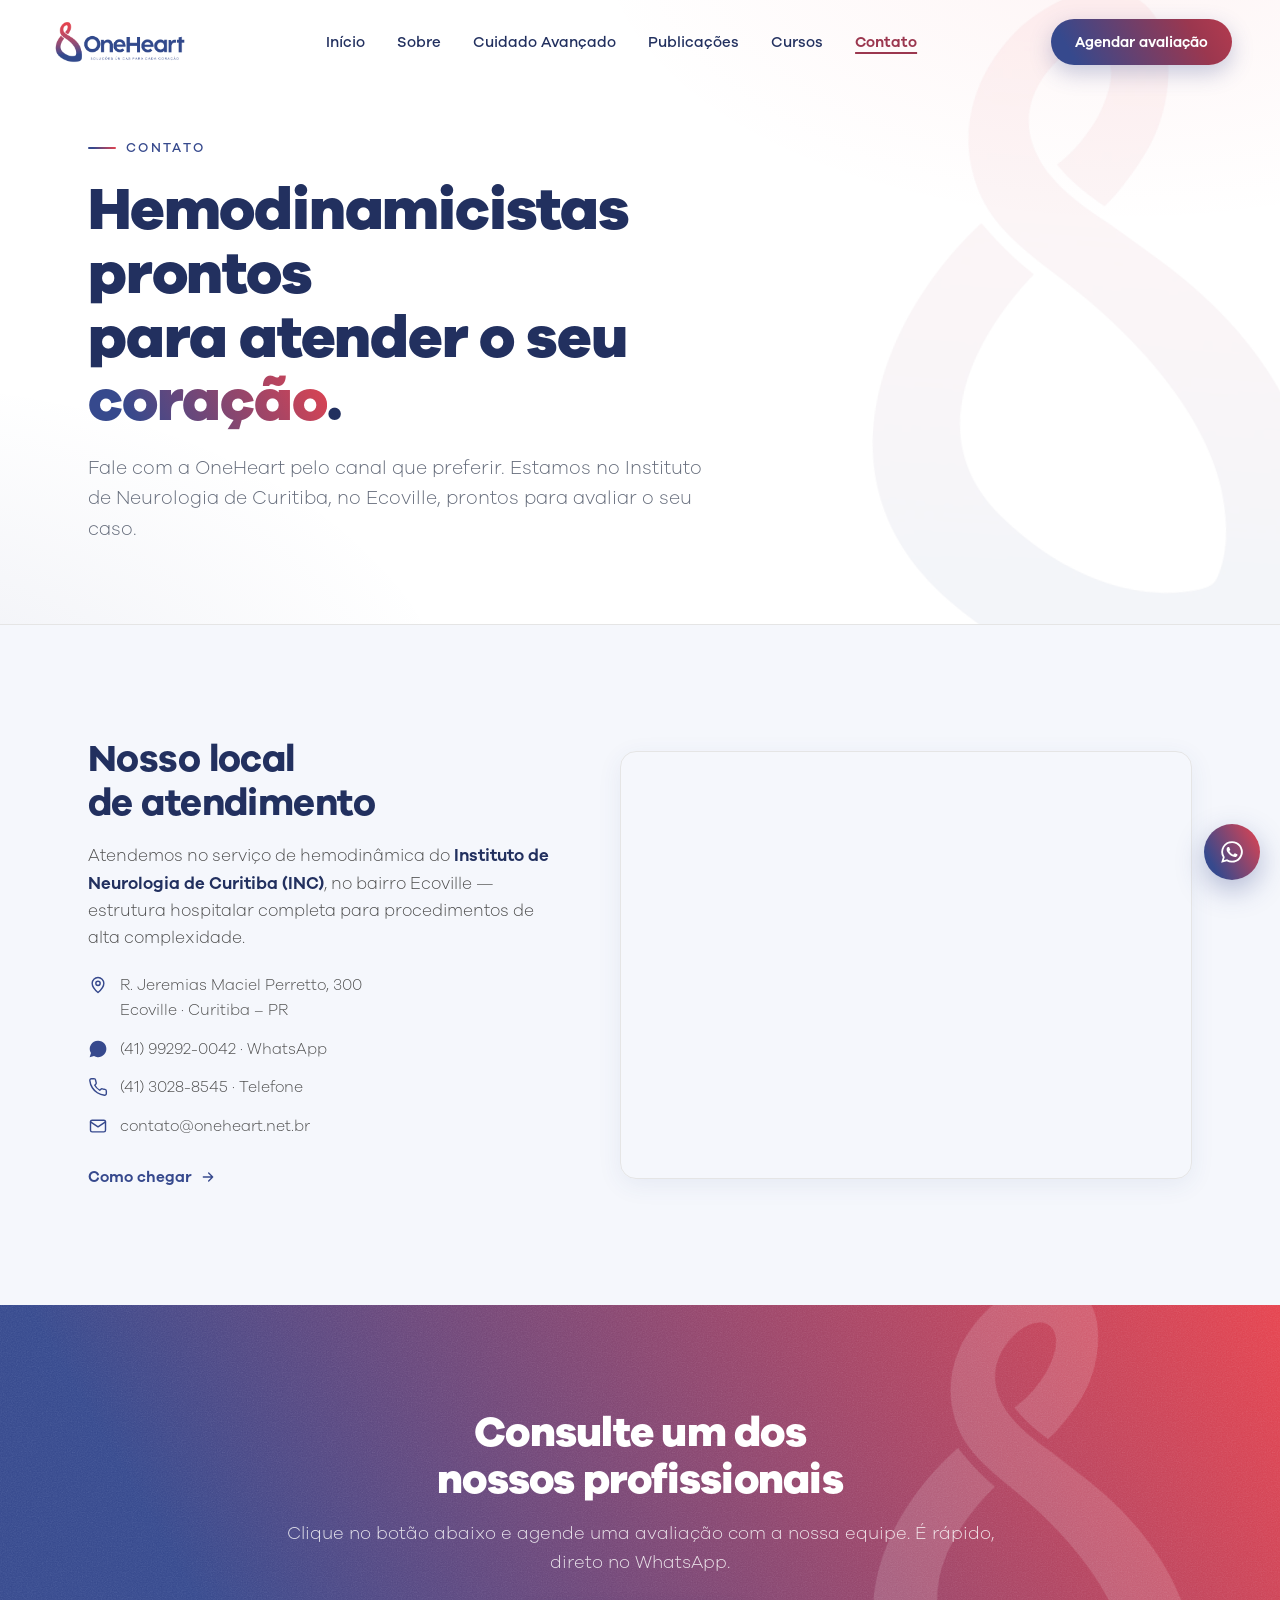
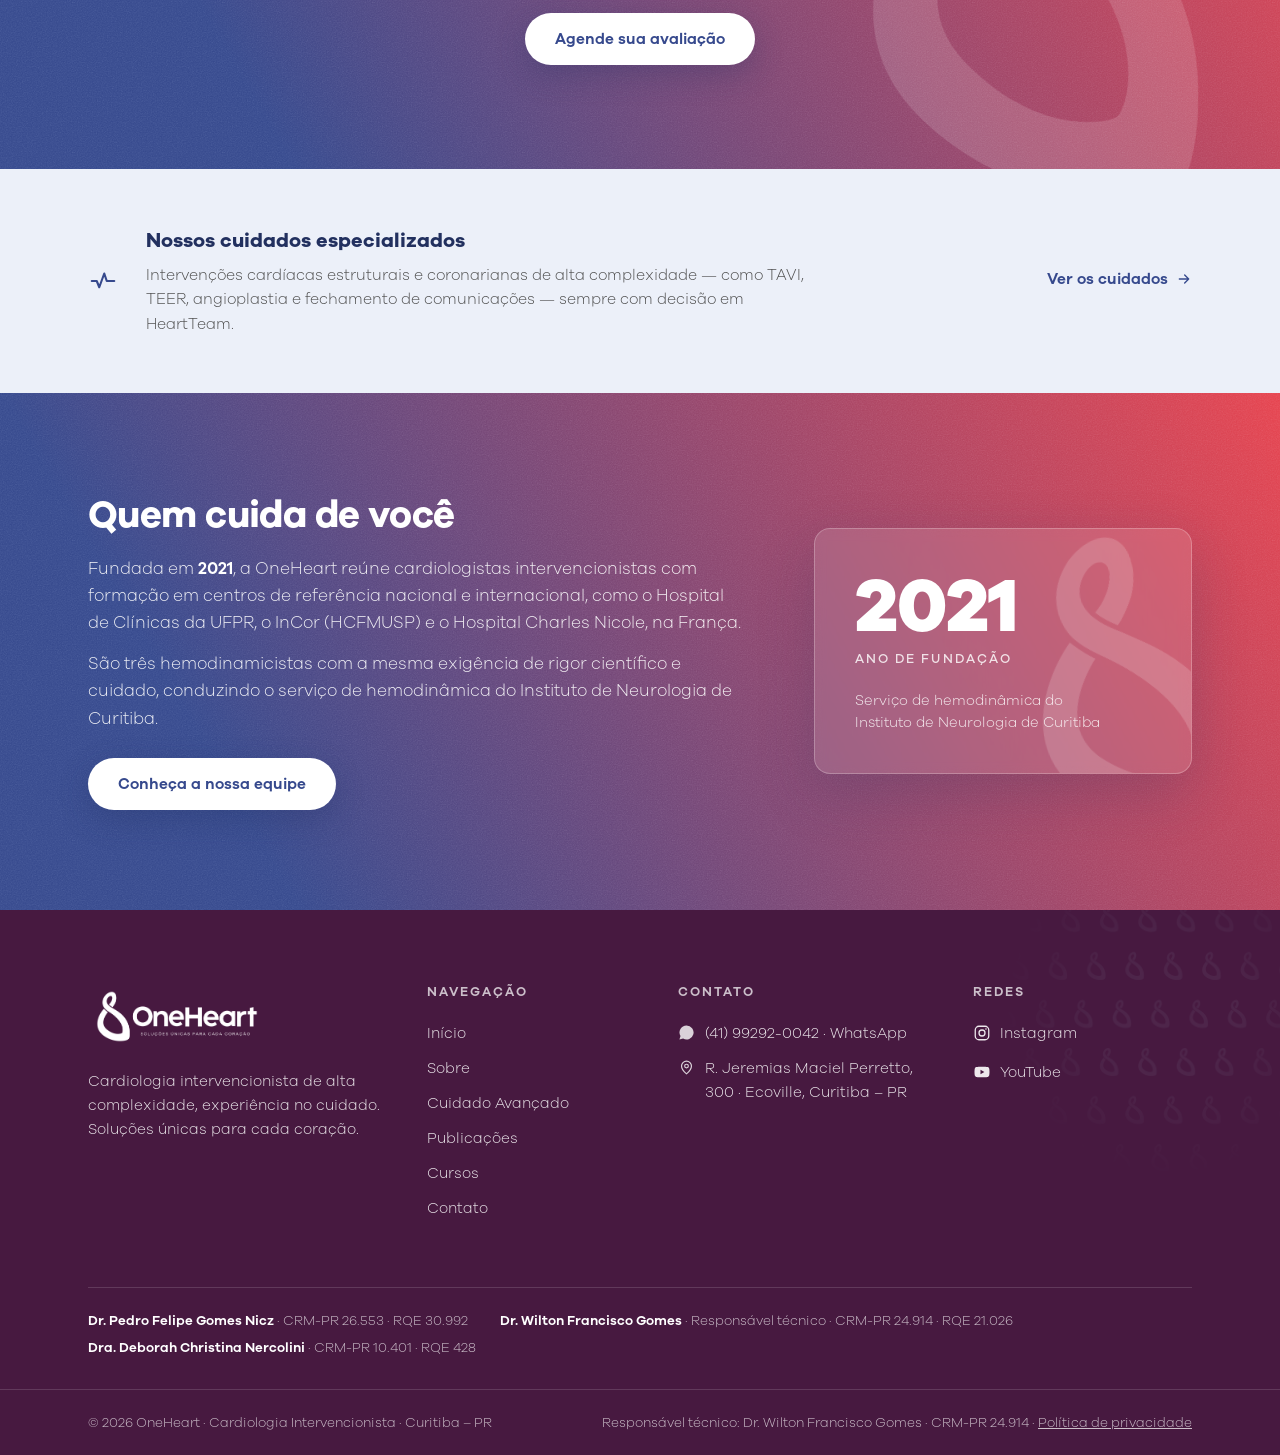
<file: contato.html>
<!DOCTYPE html>
<html lang="pt-BR">
<head>
<meta charset="UTF-8">
<meta name="viewport" content="width=device-width, initial-scale=1.0">
<title>Contato — OneHeart · Cardiologia Intervencionista em Curitiba – PR</title>
<link rel="canonical" href="https://oneheart.net.br/contato.html">
<meta name="description" content="Fale com a OneHeart. Atendemos no Instituto de Neurologia de Curitiba (INC), no Ecoville. WhatsApp (41) 99292-0042, telefone (41) 3028-8545 e e-mail contato@oneheart.net.br. Agende sua avaliação.">
<link rel="icon" type="image/webp" href="assets/img/selo-degrade.webp">
<link rel="preload" href="assets/fonts/GalanoGrotesqueExtraBold.woff2" as="font" type="font/woff2" crossorigin>
<link rel="preload" href="assets/fonts/GalanoGrotesqueLight.woff2" as="font" type="font/woff2" crossorigin>
<link rel="stylesheet" href="css/styles.css">
<script>if(window.matchMedia&&!matchMedia('(prefers-reduced-motion: reduce)').matches){document.documentElement.classList.add('js-reveal');window.addEventListener('error',function(){document.documentElement.classList.remove('js-reveal');});}</script>
<script type="application/ld+json">{"@context": "https://schema.org", "@type": "MedicalClinic", "@id": "https://oneheart.net.br/#clinica", "name": "OneHeart — Cardiologia Intervencionista", "url": "https://oneheart.net.br/", "logo": "https://oneheart.net.br/assets/img/logo-principal-degrade.webp", "telephone": "+55-41-3028-8545", "email": "contato@oneheart.net.br", "address": {"@type": "PostalAddress", "streetAddress": "R. Jeremias Maciel Perretto, 300", "addressLocality": "Curitiba", "addressRegion": "PR", "postalCode": "81210-310", "addressCountry": "BR"}, "areaServed": {"@type": "City", "name": "Curitiba"}, "medicalSpecialty": "Cardiovascular", "availableService": [{"@type": "MedicalProcedure", "name": "Implante transcateter de válvula aórtica (TAVI)"}, {"@type": "MedicalProcedure", "name": "Reparo transcateter da valva mitral (TEER — MitraClip/PASCAL)"}, {"@type": "MedicalProcedure", "name": "Oclusão do apêndice atrial esquerdo"}, {"@type": "MedicalProcedure", "name": "Fechamento de forame oval patente"}, {"@type": "MedicalProcedure", "name": "Cateterismo cardíaco"}, {"@type": "MedicalProcedure", "name": "Angioplastia coronária com stent"}, {"@type": "MedicalProcedure", "name": "Reserva de fluxo fracionada (FFR)"}, {"@type": "MedicalProcedure", "name": "Imagem intravascular (IVUS/OCT)"}], "sameAs": ["https://instagram.com/oneheartmd/", "https://youtube.com/@oneheartmd"], "employee": [{"@type": "Physician", "name": "Dr. Wilton Francisco Gomes", "medicalSpecialty": "Cardiovascular", "identifier": "CRM-PR 24914", "address": {"@type": "PostalAddress", "streetAddress": "R. Jeremias Maciel Perretto, 300", "addressLocality": "Curitiba", "addressRegion": "PR", "postalCode": "81210-310", "addressCountry": "BR"}, "sameAs": ["https://orcid.org/0000-0003-1273-6544", "https://www.instagram.com/wiltongomesmd/", "https://www.doctoralia.com.br/perfil/wilton-francisco-gomes-2"]}, {"@type": "Physician", "name": "Dr. Pedro Felipe Gomes Nicz", "medicalSpecialty": "Cardiovascular", "identifier": "CRM-PR 26553", "address": {"@type": "PostalAddress", "streetAddress": "R. Jeremias Maciel Perretto, 300", "addressLocality": "Curitiba", "addressRegion": "PR", "postalCode": "81210-310", "addressCountry": "BR"}, "sameAs": ["https://www.instagram.com/pedronicz/"]}, {"@type": "Physician", "name": "Dra. Deborah Christina Nercolini", "medicalSpecialty": "Cardiovascular", "identifier": "CRM-PR 10401", "address": {"@type": "PostalAddress", "streetAddress": "R. Jeremias Maciel Perretto, 300", "addressLocality": "Curitiba", "addressRegion": "PR", "postalCode": "81210-310", "addressCountry": "BR"}}]}</script>
</head>
<body>

<a class="skip-link" href="#conteudo">Pular para o conteúdo</a>

<header class="site-header" id="header">
  <div class="container">
    <a class="brand" href="index.html" aria-label="OneHeart — Início">
      <img src="assets/img/logo-principal-degrade.webp" alt="OneHeart — Soluções únicas para cada coração" width="640" height="240">
    </a>
    <nav class="site-nav" aria-label="Navegação principal">
      <ul>
        <li><a href="index.html">Início</a></li>
        <li><a href="sobre.html">Sobre</a></li>
        <li><a href="cuidado-avancado.html">Cuidado Avançado</a></li>
        <li><a href="publicacoes.html">Publicações</a></li>
        <li><a href="cursos.html">Cursos</a></li>
        <li><a href="contato.html" aria-current="page">Contato</a></li>
      </ul>
    </nav>
    <div class="header-cta">
      <a class="btn btn-primary" href="https://wa.me/5541992920042?text=Ol%C3%A1!%20Gostaria%20de%20agendar%20uma%20avalia%C3%A7%C3%A3o%20com%20a%20OneHeart." target="_blank" rel="noopener">Agendar avaliação</a>
    </div>
    <button class="nav-toggle" id="navToggle" aria-label="Abrir menu" aria-expanded="false" aria-controls="drawer">
      <svg width="26" height="26" viewBox="0 0 24 24" fill="none" stroke="currentColor" stroke-width="2" stroke-linecap="round"><path d="M4 7h16M4 12h16M4 17h16"/></svg>
    </button>
  </div>
</header>

<div class="drawer" id="drawer" aria-hidden="true">
  <div class="drawer-scrim" data-close></div>
  <div class="drawer-panel" role="dialog" aria-modal="true" aria-label="Menu">
    <div class="drawer-top">
      <img src="assets/img/logo-principal-degrade.webp" alt="OneHeart">
      <button class="drawer-close" data-close aria-label="Fechar menu">
        <svg width="20" height="20" viewBox="0 0 24 24" fill="none" stroke="currentColor" stroke-width="2" stroke-linecap="round"><path d="M6 6l12 12M18 6L6 18"/></svg>
      </button>
    </div>
    <nav aria-label="Navegação móvel">
      <a href="index.html">Início</a>
      <a href="sobre.html">Sobre</a>
      <a href="cuidado-avancado.html">Cuidado Avançado</a>
      <a href="publicacoes.html">Publicações</a>
      <a href="cursos.html">Cursos</a>
      <a href="contato.html" aria-current="page">Contato</a>
    </nav>
    <a class="btn btn-primary" href="https://wa.me/5541992920042?text=Ol%C3%A1!%20Gostaria%20de%20agendar%20uma%20avalia%C3%A7%C3%A3o%20com%20a%20OneHeart." target="_blank" rel="noopener">Agendar avaliação</a>
  </div>
</div>

<main id="conteudo">

  <!-- ══════════ Hero secundário ══════════ -->
  <section class="subhero">
    <div class="container">
      <div class="subhero-copy reveal">
        <p class="eyebrow">Contato</p>
        <h1>Hemodinamicistas prontos<br class="br-lg"> para atender o seu <span class="grad">coração</span>.</h1>
        <p class="sub">Fale com a OneHeart pelo canal que preferir. Estamos no Instituto de Neurologia de Curitiba, no Ecoville, prontos para avaliar o seu caso.</p>
      </div>
    </div>
  </section>

  <!-- ══════════ 1. Local de atendimento ══════════ -->
  <section class="local tint" id="local">
    <div class="container">
      <div class="local-info reveal">
        <div class="section-head">
          <h2>Nosso local de atendimento</h2>
        </div>
        <p class="body">Atendemos no serviço de hemodinâmica do <strong>Instituto de Neurologia de Curitiba (INC)</strong>, no bairro Ecoville — estrutura hospitalar completa para procedimentos de alta complexidade.</p>
        <ul class="local-list">
          <li>
            <svg width="20" height="20" viewBox="0 0 24 24" fill="none" stroke="currentColor" stroke-width="1.7" stroke-linecap="round" stroke-linejoin="round" aria-hidden="true"><path d="M12 21s-7-5.6-7-11a7 7 0 0 1 14 0c0 5.4-7 11-7 11z"/><circle cx="12" cy="10" r="2.6"/></svg>
            <span>R. Jeremias Maciel Perretto, 300<br>Ecoville · Curitiba – PR</span>
          </li>
          <li>
            <svg width="20" height="20" viewBox="0 0 24 24" fill="currentColor" aria-hidden="true"><path d="M12.04 2a9.9 9.9 0 0 0-8.5 14.94L2 22l5.2-1.5A9.9 9.9 0 1 0 12.04 2z"/></svg>
            <a href="https://wa.me/5541992920042" target="_blank" rel="noopener">(41)&nbsp;99292-0042 · WhatsApp</a>
          </li>
          <li>
            <svg width="20" height="20" viewBox="0 0 24 24" fill="none" stroke="currentColor" stroke-width="1.7" stroke-linecap="round" stroke-linejoin="round" aria-hidden="true"><path d="M22 16.9v3a2 2 0 0 1-2.2 2 19.8 19.8 0 0 1-8.6-3 19.5 19.5 0 0 1-6-6 19.8 19.8 0 0 1-3-8.6A2 2 0 0 1 4.1 2h3a2 2 0 0 1 2 1.7c.1 1 .4 1.9.7 2.8a2 2 0 0 1-.5 2.1L8.1 9.9a16 16 0 0 0 6 6l1.3-1.3a2 2 0 0 1 2.1-.4c.9.3 1.8.6 2.8.7a2 2 0 0 1 1.7 2z"/></svg>
            <a href="tel:+554130288545">(41)&nbsp;3028-8545 · Telefone</a>
          </li>
          <li>
            <svg width="20" height="20" viewBox="0 0 24 24" fill="none" stroke="currentColor" stroke-width="1.7" stroke-linecap="round" stroke-linejoin="round" aria-hidden="true"><rect x="3" y="5" width="18" height="14" rx="2"/><path d="m3 7 9 6 9-6"/></svg>
            <a href="mailto:contato@oneheart.net.br">contato@oneheart.net.br</a>
          </li>
        </ul>
        <a class="link-arrow" href="https://maps.app.goo.gl/xK6griNg4cDpkGGh6" target="_blank" rel="noopener">Como chegar
          <svg width="16" height="16" viewBox="0 0 24 24" fill="none" stroke="currentColor" stroke-width="2" stroke-linecap="round" stroke-linejoin="round"><path d="M5 12h14M13 6l6 6-6 6"/></svg>
        </a>
      </div>
      <div class="map-embed reveal" data-delay="1">
        <iframe
          title="Mapa do Instituto de Neurologia de Curitiba (INC), onde a OneHeart atende"
          src="https://www.google.com/maps?q=Instituto%20de%20Neurologia%20de%20Curitiba%2C%20R.%20Jeremias%20Maciel%20Perretto%2C%20300%2C%20Curitiba%20-%20PR&output=embed"
          loading="lazy" referrerpolicy="no-referrer-when-downgrade" allowfullscreen></iframe>
      </div>
    </div>
  </section>

  <!-- ══════════ 2. CTA agendamento ══════════ -->
  <section class="cta-final" id="agendar">
    <div class="container">
      <h2 class="reveal">Consulte um dos nossos profissionais</h2>
      <p class="sub reveal" data-delay="1">Clique no botão abaixo e agende uma avaliação com a nossa equipe. É rápido, direto no WhatsApp.</p>
      <div class="actions reveal" data-delay="2">
        <a class="btn btn-invert" href="https://wa.me/5541992920042?text=Ol%C3%A1!%20Gostaria%20de%20agendar%20uma%20avalia%C3%A7%C3%A3o%20com%20a%20OneHeart." target="_blank" rel="noopener">Agende sua avaliação</a>
      </div>
    </div>
  </section>

  <!-- ══════════ 3. CTA Cuidados Avançados ══════════ -->
  <section class="ht-band">
    <div class="container reveal">
      <svg width="30" height="30" viewBox="0 0 24 24" fill="none" stroke="currentColor" stroke-width="1.7" stroke-linecap="round" stroke-linejoin="round" aria-hidden="true"><path d="M3 12h4l2 5 4-11 2 6h6"/></svg>
      <div class="ht-band-text">
        <h2>Nossos cuidados especializados</h2>
        <p>Intervenções cardíacas estruturais e coronarianas de alta complexidade — como TAVI, TEER, angioplastia e fechamento de comunicações — sempre com decisão em HeartTeam.</p>
      </div>
      <a class="link-arrow" href="cuidado-avancado.html">Ver os cuidados
        <svg width="16" height="16" viewBox="0 0 24 24" fill="none" stroke="currentColor" stroke-width="2" stroke-linecap="round" stroke-linejoin="round"><path d="M5 12h14M13 6l6 6-6 6"/></svg>
      </a>
    </div>
  </section>

  <!-- ══════════ 4. Resumo Sobre ══════════ -->
  <section class="historia" id="sobre">
    <div class="container">
      <div class="historia-grid">
        <div class="historia-copy reveal">
          <div class="section-head">
            <h2>Quem cuida de você</h2>
          </div>
          <p class="body">Fundada em <strong>2021</strong>, a OneHeart reúne cardiologistas intervencionistas com formação em centros de referência nacional e internacional, como o Hospital de Clínicas da UFPR, o InCor (HCFMUSP) e o Hospital Charles Nicole, na França.</p>
          <p class="body">São três hemodinamicistas com a mesma exigência de rigor científico e cuidado, conduzindo o serviço de hemodinâmica do Instituto de Neurologia de Curitiba.</p>
          <div class="actions" style="margin-top:26px">
            <a class="btn btn-invert" href="sobre.html">Conheça a nossa equipe</a>
          </div>
        </div>
        <aside class="historia-aside reveal" data-delay="1" aria-hidden="true">
          <span class="ano">2021</span>
          <span class="ano-label">Ano de fundação</span>
          <span class="aside-note">Serviço de hemodinâmica do<br>Instituto de Neurologia de Curitiba</span>
        </aside>
      </div>
    </div>
  </section>

</main>

<!-- ══════════ Footer ══════════ -->
<footer class="site-footer">
  <div class="container">
    <div class="cols">
      <div class="brand-col">
        <img src="assets/img/logo-branco.webp" alt="OneHeart">
        <p>Cardiologia intervencionista de alta complexidade, experiência no cuidado. Soluções únicas para cada coração.</p>
      </div>
      <nav aria-label="Mapa do site">
        <h4>Navegação</h4>
        <ul>
          <li><a href="index.html">Início</a></li>
          <li><a href="sobre.html">Sobre</a></li>
          <li><a href="cuidado-avancado.html">Cuidado Avançado</a></li>
          <li><a href="publicacoes.html">Publicações</a></li>
          <li><a href="cursos.html">Cursos</a></li>
          <li><a href="contato.html">Contato</a></li>
        </ul>
      </nav>
      <div>
        <h4>Contato</h4>
        <ul class="contact">
          <li>
            <svg width="17" height="17" viewBox="0 0 24 24" fill="currentColor"><path d="M12.04 2a9.9 9.9 0 0 0-8.5 14.94L2 22l5.2-1.5A9.9 9.9 0 1 0 12.04 2z"/></svg>
            <a href="https://wa.me/5541992920042" target="_blank" rel="noopener">(41)&nbsp;99292-0042 · WhatsApp</a>
          </li>
          <li>
            <svg width="17" height="17" viewBox="0 0 24 24" fill="none" stroke="currentColor" stroke-width="1.7" stroke-linecap="round" stroke-linejoin="round"><path d="M12 21s-7-5.6-7-11a7 7 0 0 1 14 0c0 5.4-7 11-7 11z"/><circle cx="12" cy="10" r="2.6"/></svg>
            <a href="https://maps.app.goo.gl/xK6griNg4cDpkGGh6" target="_blank" rel="noopener">R. Jeremias Maciel Perretto, 300 · Ecoville, Curitiba – PR</a>
          </li>
        </ul>
      </div>
      <div>
        <h4>Redes</h4>
        <ul class="social">
          <li><a href="https://instagram.com/oneheartmd/" target="_blank" rel="noopener">
            <svg width="18" height="18" viewBox="0 0 24 24" fill="none" stroke="currentColor" stroke-width="1.7"><rect x="3" y="3" width="18" height="18" rx="5"/><circle cx="12" cy="12" r="4"/><circle cx="17.3" cy="6.7" r="1.1" fill="currentColor" stroke="none"/></svg>
            Instagram</a></li>
          <li><a href="https://youtube.com/@oneheartmd" target="_blank" rel="noopener">
            <svg width="18" height="18" viewBox="0 0 24 24" fill="currentColor"><path d="M21.58 7.19c-.23-.86-.9-1.53-1.76-1.76C18.25 5 12 5 12 5s-6.25 0-7.82.43c-.86.23-1.53.9-1.76 1.76C2 8.76 2 12 2 12s0 3.24.42 4.81c.23.86.9 1.53 1.76 1.76C5.75 19 12 19 12 19s6.25 0 7.82-.43c.86-.23 1.53-.9 1.76-1.76C22 15.24 22 12 22 12s0-3.24-.42-4.81zM10 15V9l5.2 3-5.2 3z"/></svg>
            YouTube</a></li>
        </ul>
      </div>
    </div>
    <div class="footer-creds" aria-label="Corpo clínico e credenciais">
      <span><strong>Dr. Pedro Felipe Gomes Nicz</strong> · CRM-PR 26.553 · RQE 30.992</span>
      <span><strong>Dr. Wilton Francisco Gomes</strong> · Responsável técnico · CRM-PR 24.914 · RQE 21.026</span>
      <span><strong>Dra. Deborah Christina Nercolini</strong> · CRM-PR 10.401 · RQE 428</span>
    </div>
  </div>
  <div class="footer-bar">
    <div class="container">
      <span>© <span id="year">2026</span> OneHeart · Cardiologia Intervencionista · Curitiba – PR</span>
      <span>Responsável técnico: Dr. Wilton Francisco Gomes · CRM-PR 24.914 · <a href="#">Política de privacidade</a></span>
    </div>
  </div>
</footer>

<a class="whats-float" href="https://wa.me/5541992920042?text=Ol%C3%A1!%20Gostaria%20de%20agendar%20uma%20avalia%C3%A7%C3%A3o%20com%20a%20OneHeart." target="_blank" rel="noopener" aria-label="Conversar no WhatsApp">
  <svg width="26" height="26" viewBox="0 0 24 24" fill="currentColor"><path d="M12.04 2a9.9 9.9 0 0 0-8.5 14.94L2 22l5.2-1.5A9.9 9.9 0 1 0 12.04 2zm0 18.1a8.2 8.2 0 0 1-4.2-1.15l-.3-.18-3.08.9.86-3-.2-.31a8.22 8.22 0 1 1 6.92 3.74zm4.5-6.14c-.25-.12-1.46-.72-1.68-.8-.23-.09-.4-.13-.56.12-.17.25-.64.8-.78.97-.15.16-.29.19-.54.06-.24-.12-1.04-.38-1.98-1.22a7.4 7.4 0 0 1-1.37-1.7c-.14-.25-.01-.38.11-.5.11-.11.25-.29.37-.43.12-.15.16-.25.24-.42.08-.16.04-.31-.02-.43-.06-.12-.55-1.34-.76-1.83-.2-.48-.4-.42-.56-.43h-.48c-.16 0-.43.06-.66.31-.22.25-.86.84-.86 2.05 0 1.2.88 2.37 1 2.53.13.17 1.74 2.65 4.2 3.72.59.25 1.05.4 1.4.52.6.19 1.13.16 1.56.1.47-.07 1.46-.6 1.66-1.18.2-.57.2-1.06.15-1.17-.06-.1-.23-.17-.47-.29z"/></svg>
</a>

<script src="js/main.js"></script>
</body>
</html>
</file>
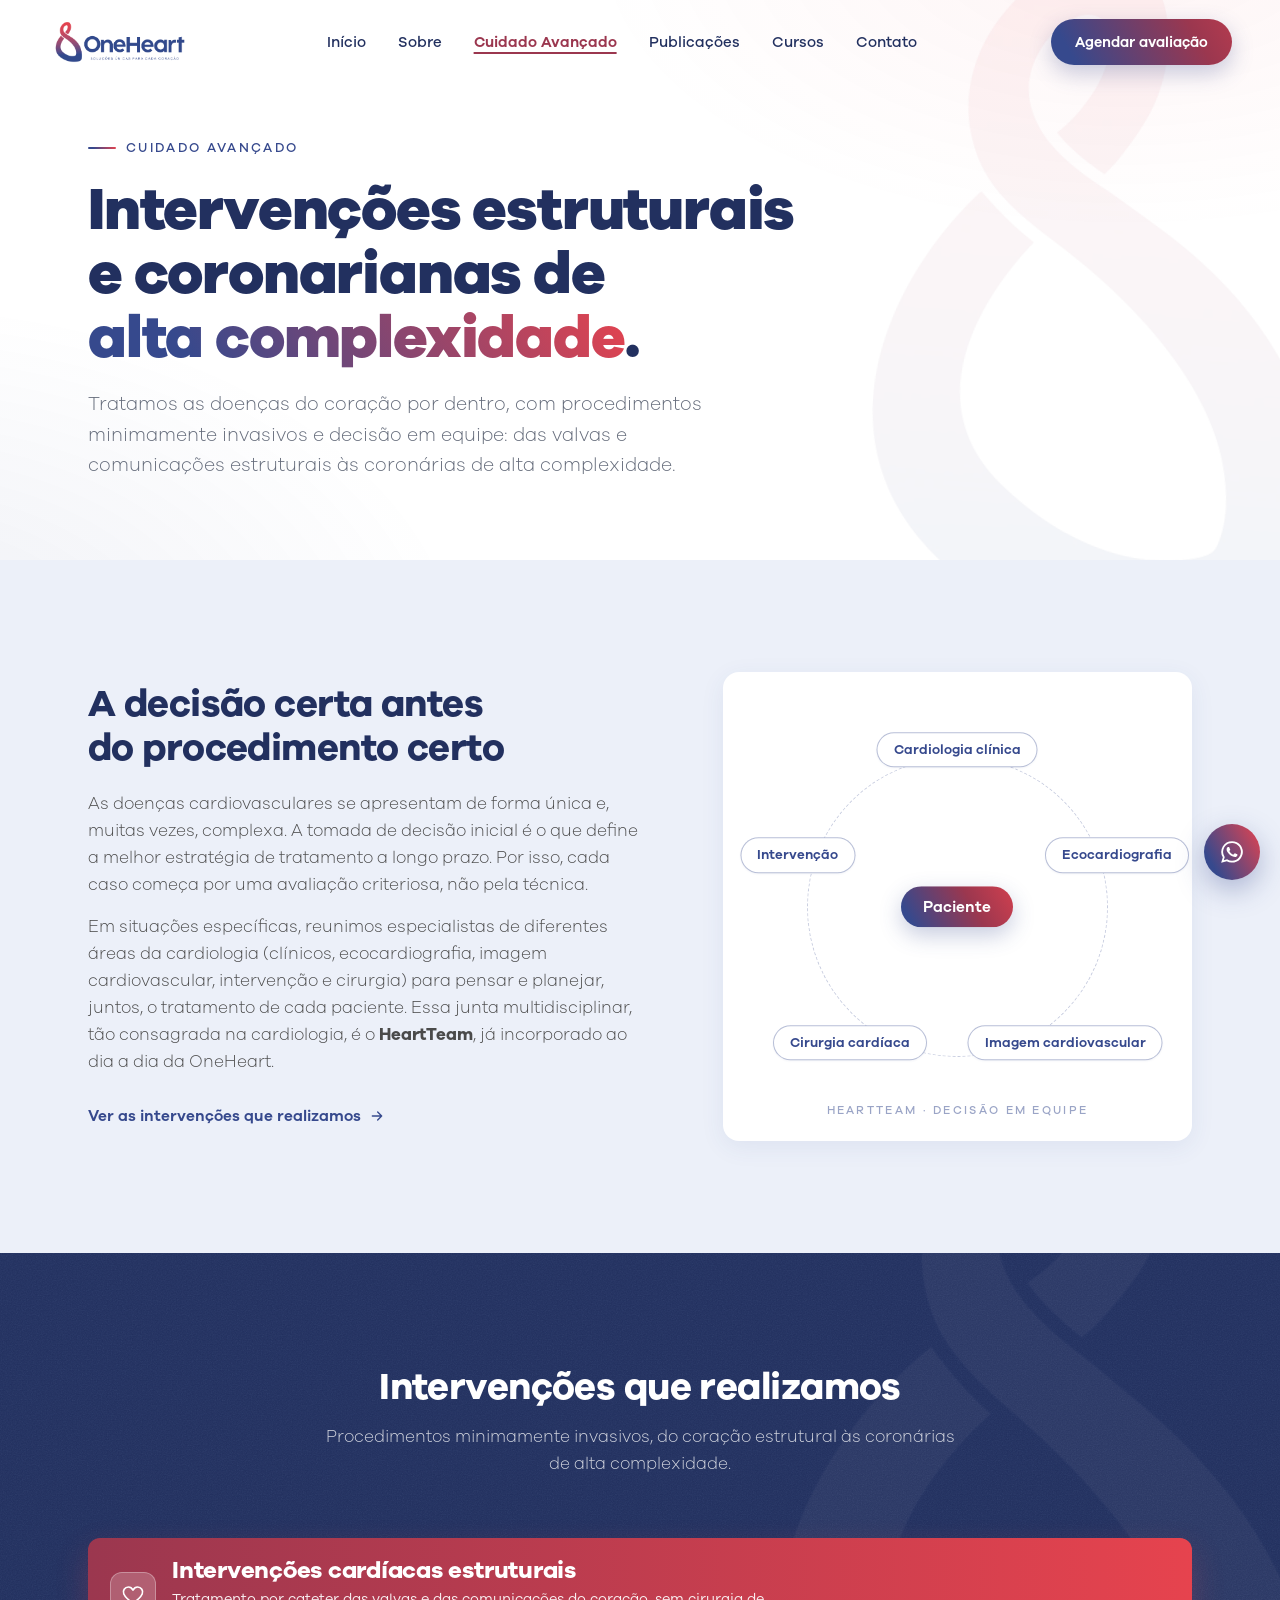
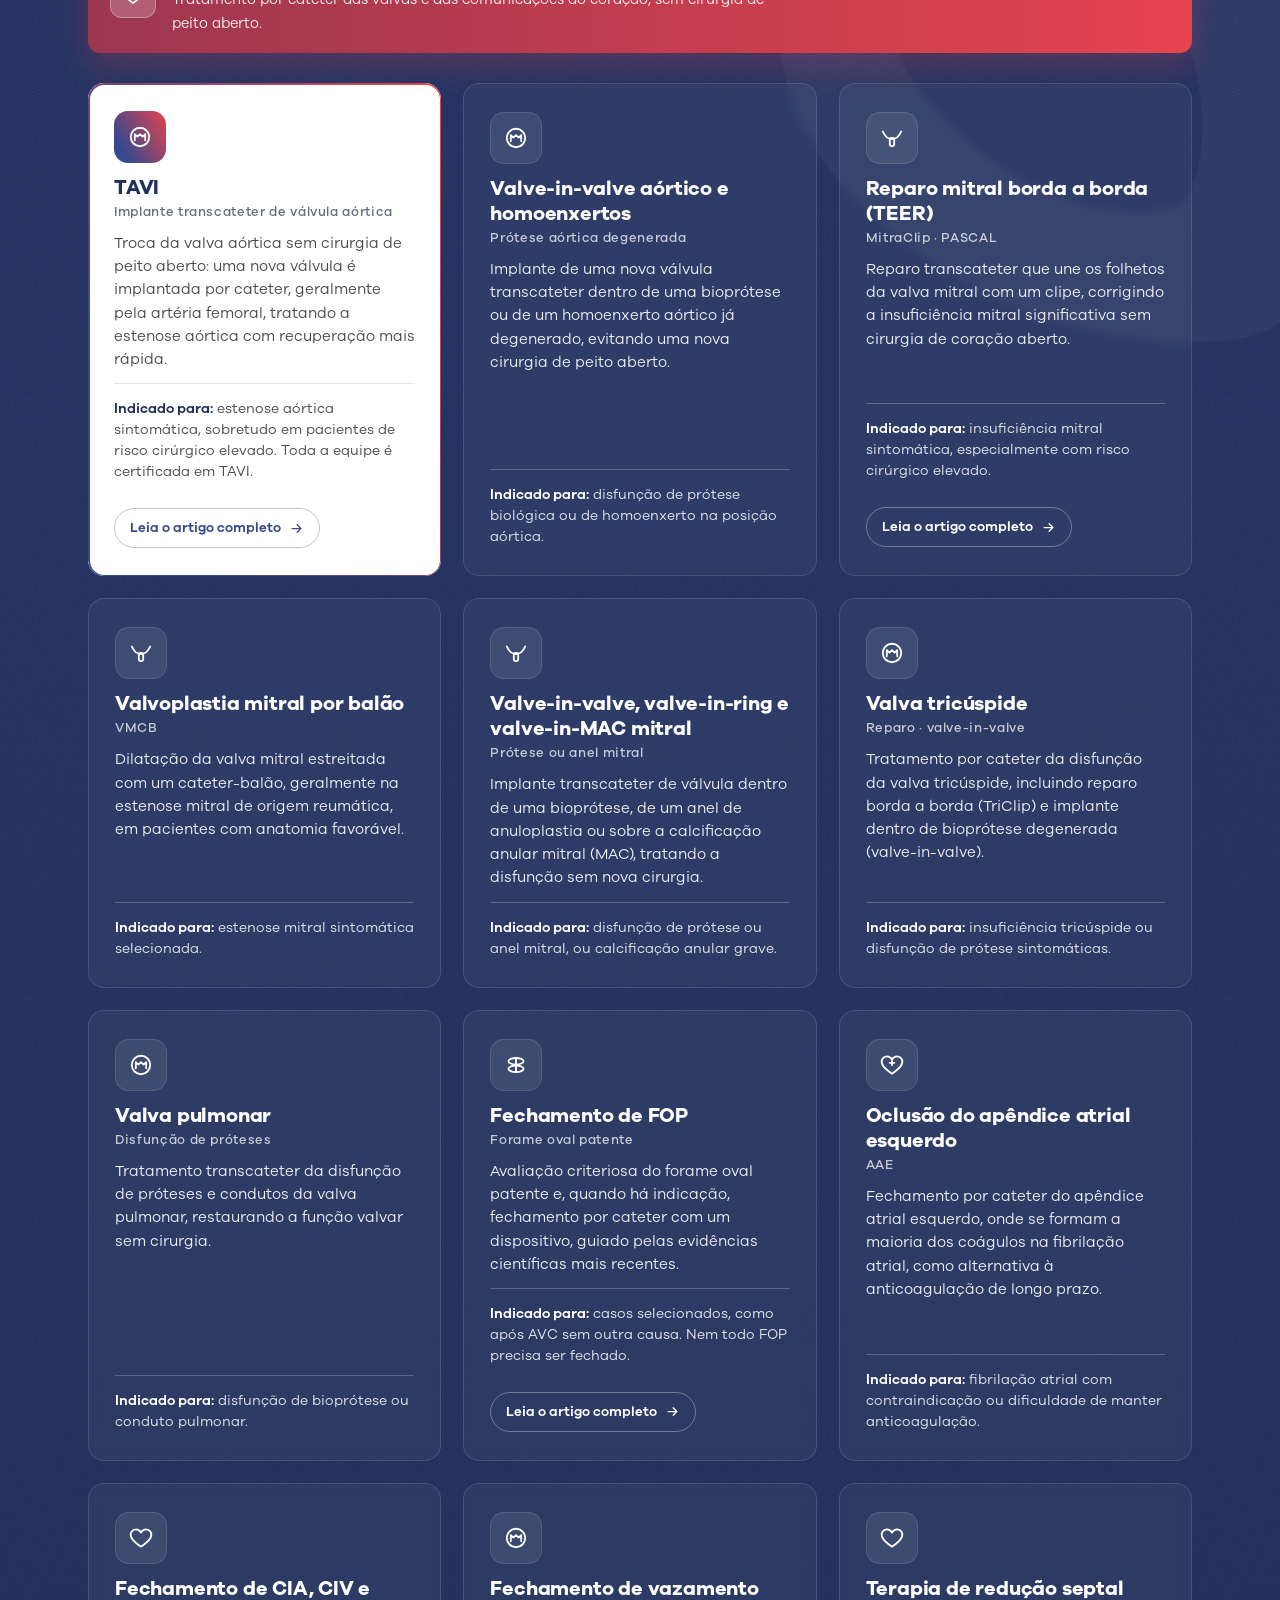
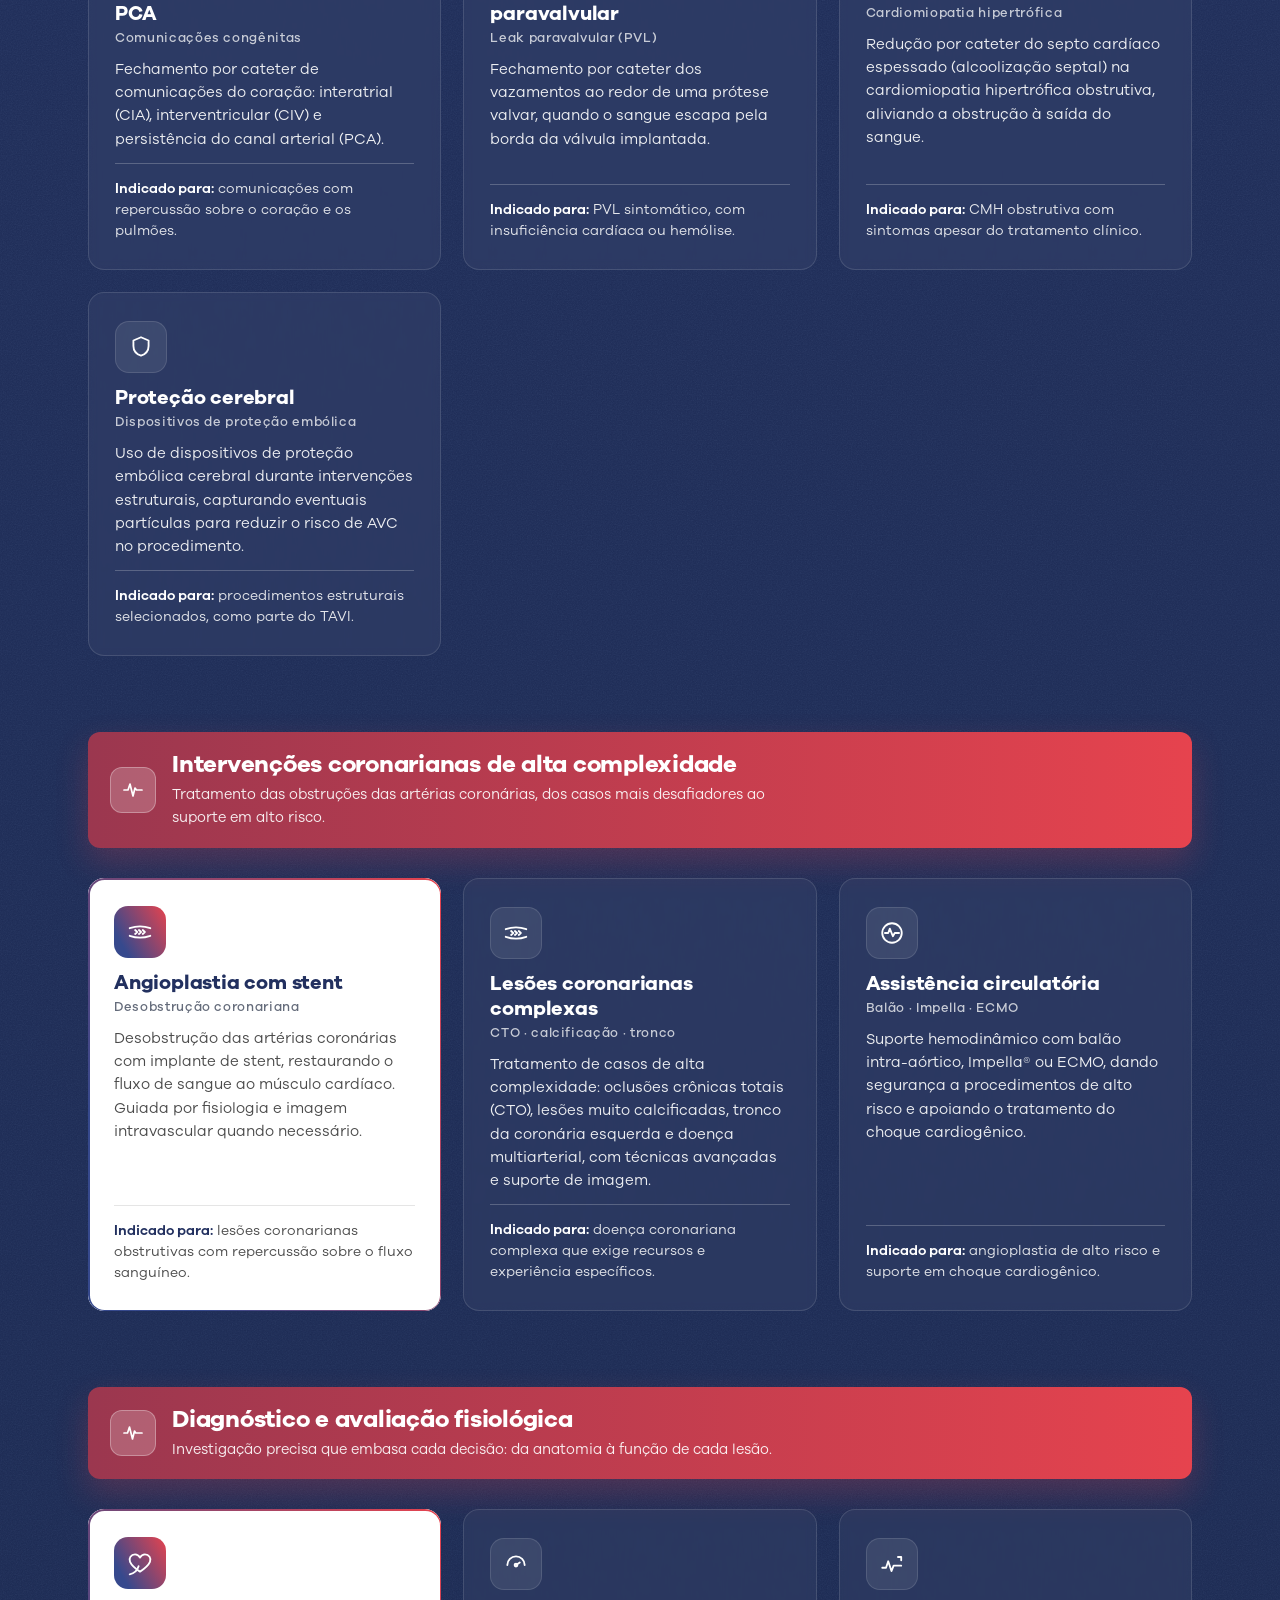
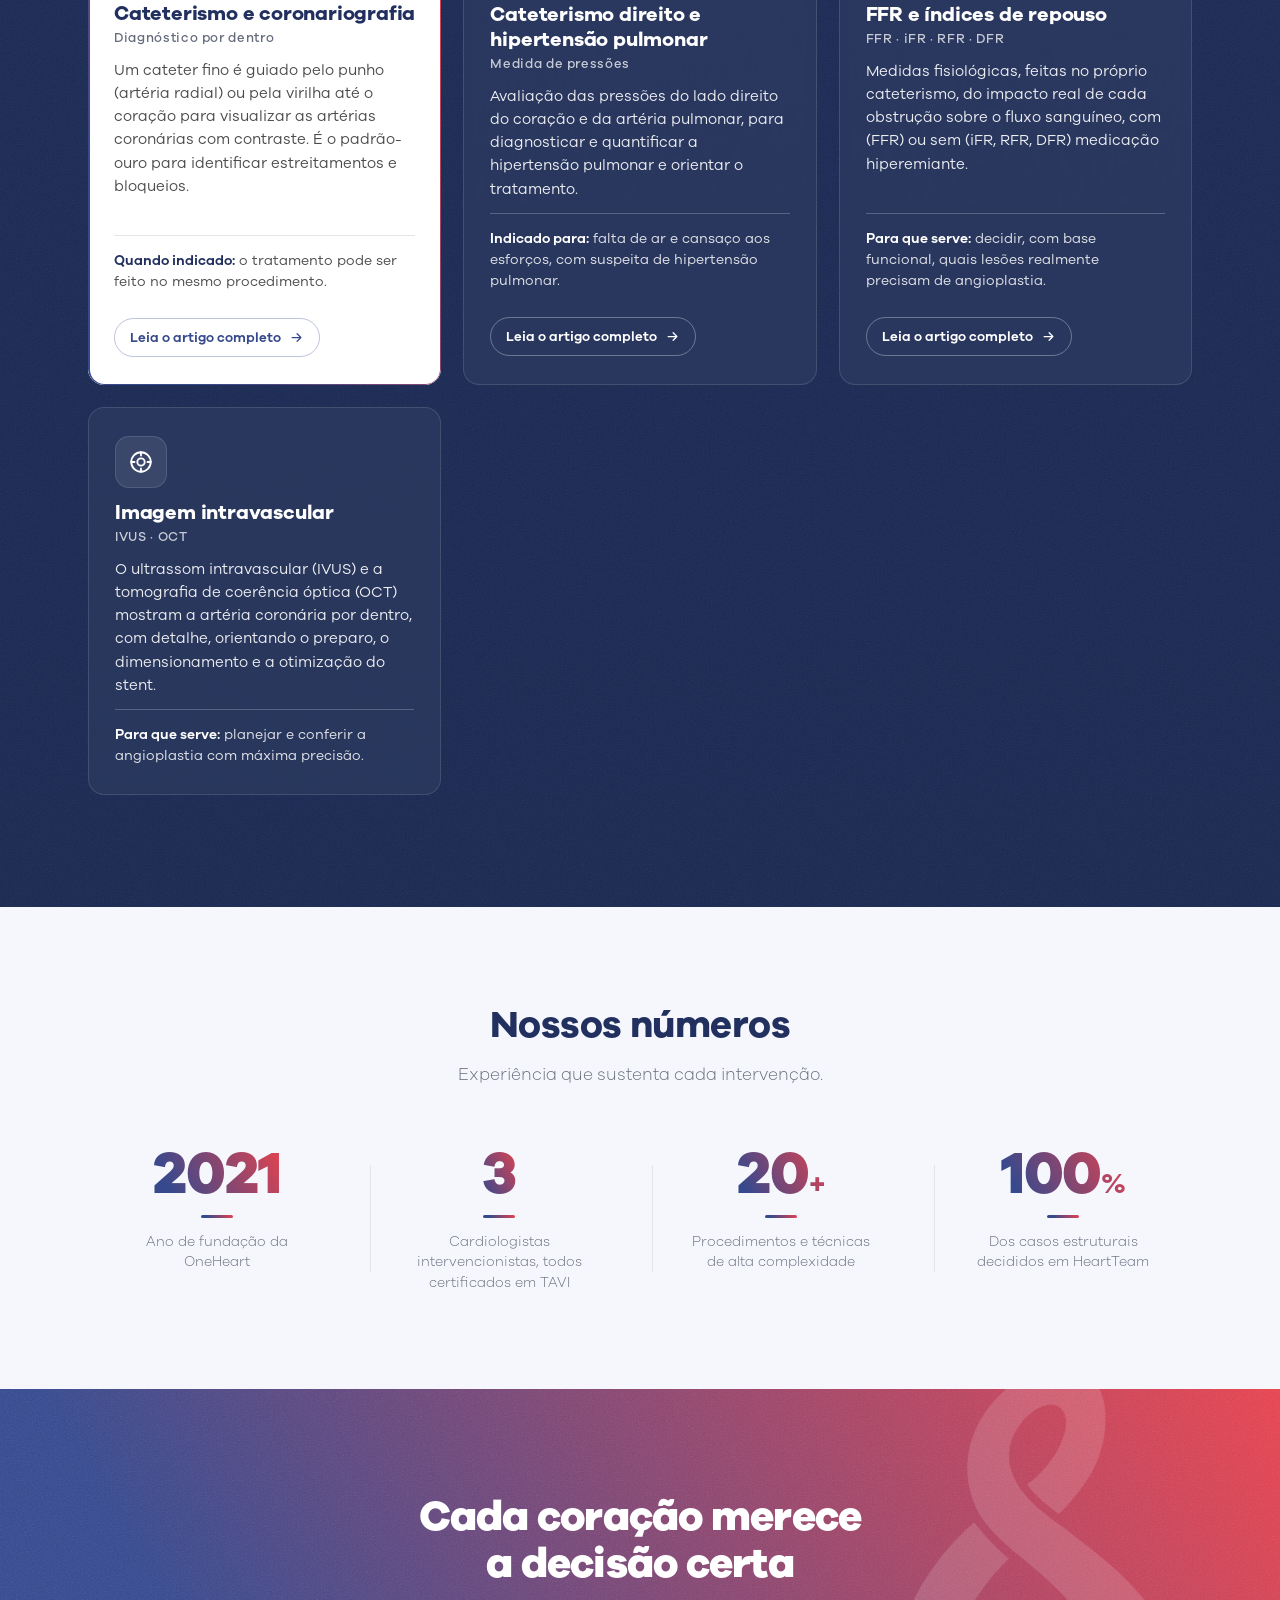
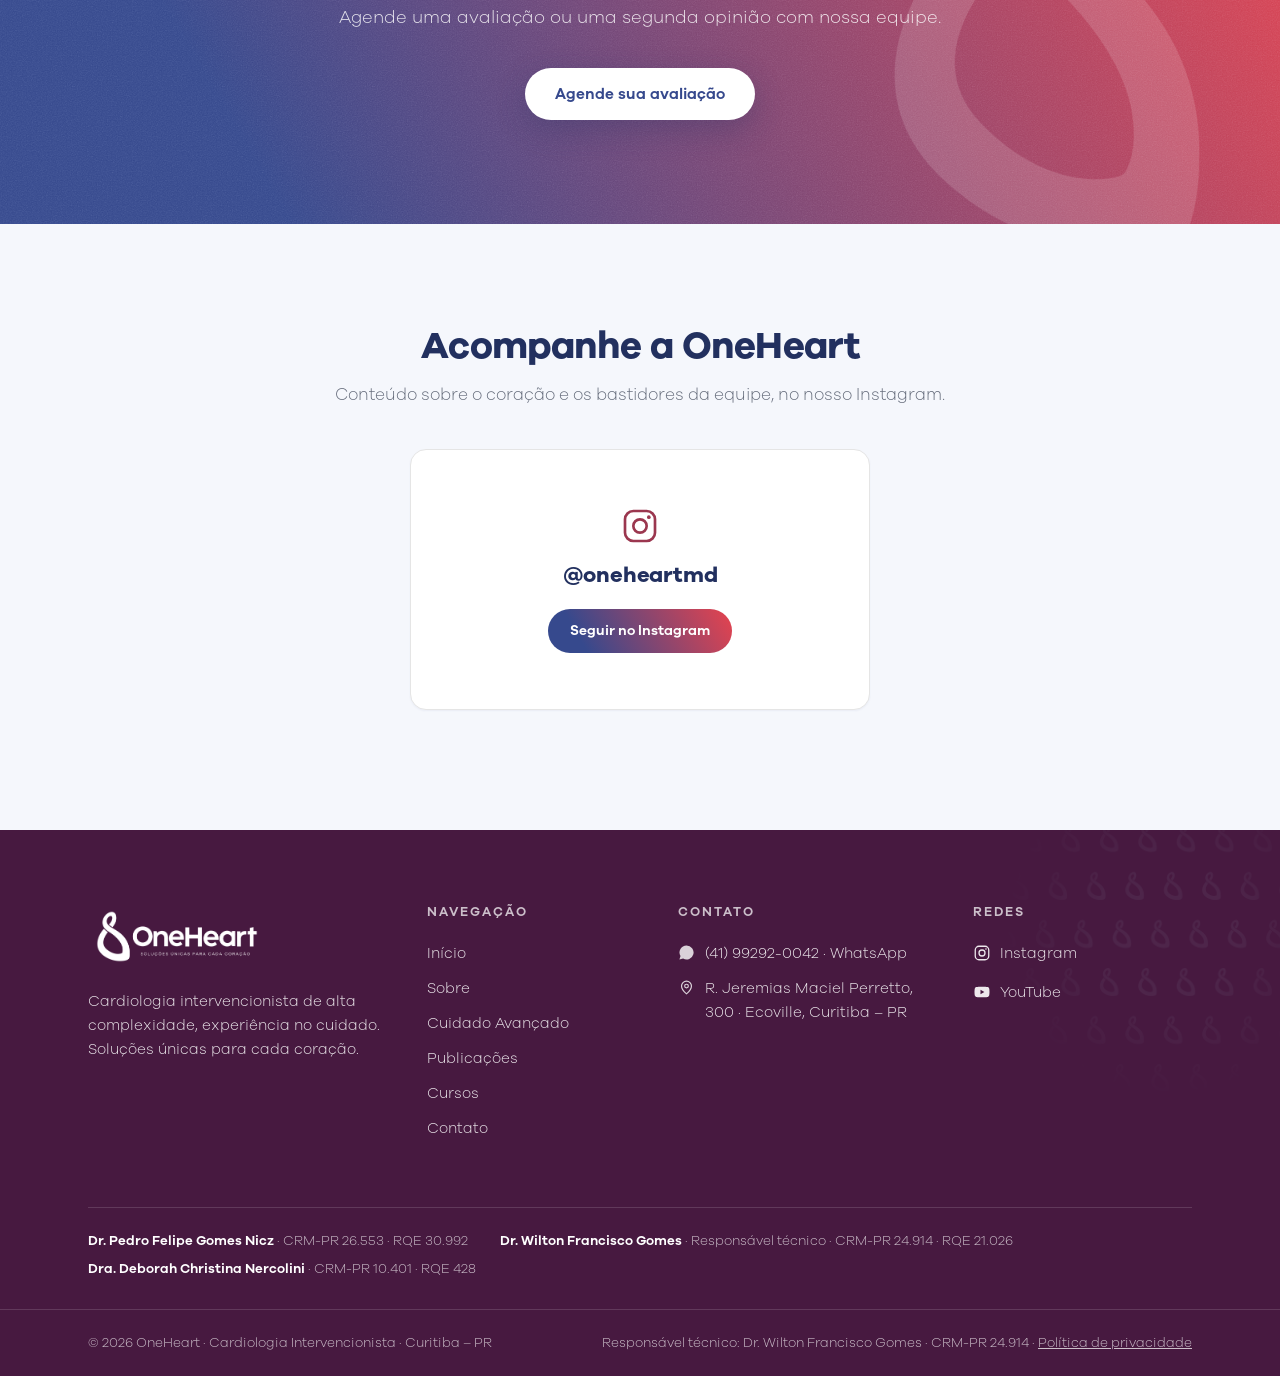
<file: cuidado-avancado.html>
<!DOCTYPE html>
<html lang="pt-BR">
<head>
<meta charset="UTF-8">
<meta name="viewport" content="width=device-width, initial-scale=1.0">
<title>Cuidado Avançado — OneHeart · Intervenções Cardíacas Estruturais e Coronarianas em Curitiba – PR</title>
<link rel="canonical" href="https://oneheart.net.br/cuidado-avancado.html">
<meta name="description" content="Intervenções cardíacas estruturais (TAVI, TEER mitral e tricúspide, fechamento de FOP e do apêndice atrial esquerdo) e procedimentos coronarianos de alta complexidade (cateterismo, angioplastia com stent, FFR, imagem intravascular). Decisões em HeartTeam, em Curitiba.">
<link rel="icon" type="image/webp" href="assets/img/selo-degrade.webp">
<link rel="preload" href="assets/fonts/GalanoGrotesqueExtraBold.woff2" as="font" type="font/woff2" crossorigin>
<link rel="preload" href="assets/fonts/GalanoGrotesqueLight.woff2" as="font" type="font/woff2" crossorigin>
<link rel="stylesheet" href="css/styles.css">
<script>if(window.matchMedia&&!matchMedia('(prefers-reduced-motion: reduce)').matches){document.documentElement.classList.add('js-reveal');window.addEventListener('error',function(){document.documentElement.classList.remove('js-reveal');});}</script>
</head>
<body>

<a class="skip-link" href="#conteudo">Pular para o conteúdo</a>

<header class="site-header" id="header">
  <div class="container">
    <a class="brand" href="index.html" aria-label="OneHeart — Início">
      <img src="assets/img/logo-principal-degrade.webp" alt="OneHeart — Soluções únicas para cada coração" width="640" height="240">
    </a>
    <nav class="site-nav" aria-label="Navegação principal">
      <ul>
        <li><a href="index.html">Início</a></li>
        <li><a href="sobre.html">Sobre</a></li>
        <li><a href="cuidado-avancado.html" aria-current="page">Cuidado Avançado</a></li>
        <li><a href="publicacoes.html">Publicações</a></li>
        <li><a href="cursos.html">Cursos</a></li>
        <li><a href="contato.html">Contato</a></li>
      </ul>
    </nav>
    <div class="header-cta">
      <a class="btn btn-primary" href="https://wa.me/5541992920042?text=Ol%C3%A1!%20Gostaria%20de%20agendar%20uma%20avalia%C3%A7%C3%A3o%20com%20a%20OneHeart." target="_blank" rel="noopener">Agendar avaliação</a>
    </div>
    <button class="nav-toggle" id="navToggle" aria-label="Abrir menu" aria-expanded="false" aria-controls="drawer">
      <svg width="26" height="26" viewBox="0 0 24 24" fill="none" stroke="currentColor" stroke-width="2" stroke-linecap="round"><path d="M4 7h16M4 12h16M4 17h16"/></svg>
    </button>
  </div>
</header>

<div class="drawer" id="drawer" aria-hidden="true">
  <div class="drawer-scrim" data-close></div>
  <div class="drawer-panel" role="dialog" aria-modal="true" aria-label="Menu">
    <div class="drawer-top">
      <img src="assets/img/logo-principal-degrade.webp" alt="OneHeart">
      <button class="drawer-close" data-close aria-label="Fechar menu">
        <svg width="20" height="20" viewBox="0 0 24 24" fill="none" stroke="currentColor" stroke-width="2" stroke-linecap="round"><path d="M6 6l12 12M18 6L6 18"/></svg>
      </button>
    </div>
    <nav aria-label="Navegação móvel">
      <a href="index.html">Início</a>
      <a href="sobre.html">Sobre</a>
      <a href="cuidado-avancado.html" aria-current="page">Cuidado Avançado</a>
      <a href="publicacoes.html">Publicações</a>
      <a href="cursos.html">Cursos</a>
      <a href="contato.html">Contato</a>
    </nav>
    <a class="btn btn-primary" href="https://wa.me/5541992920042?text=Ol%C3%A1!%20Gostaria%20de%20agendar%20uma%20avalia%C3%A7%C3%A3o%20com%20a%20OneHeart." target="_blank" rel="noopener">Agendar avaliação</a>
  </div>
</div>

<main id="conteudo">

  <!-- ══════════ Hero secundário ══════════ -->
  <section class="subhero">
    <div class="container">
      <div class="subhero-copy reveal">
        <p class="eyebrow">Cuidado Avançado</p>
        <h1>Intervenções estruturais e coronarianas de <span class="grad">alta complexidade</span>.</h1>
        <p class="sub">Tratamos as doenças do coração por dentro, com procedimentos minimamente invasivos e decisão em equipe: das valvas e comunicações estruturais às coronárias de alta complexidade.</p>
      </div>
    </div>
  </section>

  <!-- ══════════ Abordagem / HeartTeam ══════════ -->
  <section class="abordagem" id="abordagem">
    <div class="container">
      <div class="reveal">
        <div class="section-head">
          <h2>A decisão certa antes do procedimento certo</h2>
        </div>
        <p class="body">As doenças cardiovasculares se apresentam de forma única e, muitas vezes, complexa. A tomada de decisão inicial é o que define a melhor estratégia de tratamento a longo prazo. Por isso, cada caso começa por uma avaliação criteriosa, não pela técnica.</p>
        <p class="body">Em situações específicas, reunimos especialistas de diferentes áreas da cardiologia (clínicos, ecocardiografia, imagem cardiovascular, intervenção e cirurgia) para pensar e planejar, juntos, o tratamento de cada paciente. Essa junta multidisciplinar, tão consagrada na cardiologia, é o <strong>HeartTeam</strong>, já incorporado ao dia a dia da OneHeart.</p>
        <a class="link-arrow" href="#intervencoes">Ver as intervenções que realizamos
          <svg width="16" height="16" viewBox="0 0 24 24" fill="none" stroke="currentColor" stroke-width="2" stroke-linecap="round" stroke-linejoin="round"><path d="M5 12h14M13 6l6 6-6 6"/></svg>
        </a>
      </div>
      <div class="heartteam reveal" data-delay="1" role="img" aria-label="Diagrama do HeartTeam: especialistas de cardiologia clínica, ecocardiografia, imagem cardiovascular, intervenção e cirurgia decidem juntos em torno de cada paciente">
        <div class="ht-ring" aria-hidden="true"></div>
        <span class="ht-chip ht-center">Paciente</span>
        <span class="ht-chip ht-p1">Cardiologia clínica</span>
        <span class="ht-chip ht-p2">Ecocardiografia</span>
        <span class="ht-chip ht-p3">Imagem cardiovascular</span>
        <span class="ht-chip ht-p4">Cirurgia cardíaca</span>
        <span class="ht-chip ht-p5">Intervenção</span>
        <p class="ht-caption" aria-hidden="true">HeartTeam · decisão em equipe</p>
      </div>
    </div>
  </section>

  <!-- ══════════ Intervenções ══════════ -->
  <section class="intervencoes" id="intervencoes">
    <div class="container">
      <div class="section-head center reveal">
        <h2>Intervenções que realizamos</h2>
        <p class="lead">Procedimentos minimamente invasivos, do coração estrutural às coronárias de alta complexidade.</p>
      </div>

      <!-- ── Estruturais ── -->
      <div class="proc-group">
        <div class="group-head reveal">
          <span class="group-icon" aria-hidden="true">
            <svg width="24" height="24" viewBox="0 0 24 24" fill="none" stroke="currentColor" stroke-width="1.7" stroke-linecap="round" stroke-linejoin="round"><path d="M12 20s-7.2-4.6-9.2-9c-1.5-3.4 1-7 4.6-7 2 0 3.6 1.2 4.6 3 1-1.8 2.6-3 4.6-3 3.6 0 6.1 3.6 4.6 7-2 4.4-9.2 9-9.2 9z"/></svg>
          </span>
          <div>
            <h3>Intervenções cardíacas estruturais</h3>
            <p>Tratamento por cateter das valvas e das comunicações do coração, sem cirurgia de peito aberto.</p>
          </div>
        </div>
        <div class="proc-cards">

          <article class="card-proc featured reveal" id="tavi">
            <div class="icon">
              <svg width="26" height="26" viewBox="0 0 24 24" fill="none" stroke="currentColor" stroke-width="1.7" stroke-linecap="round" stroke-linejoin="round"><circle cx="12" cy="12" r="8.5"/><path d="M7.2 15V9.4l2.4 2.2 2.4-2.2 2.4 2.2 2.4-2.2V15"/></svg>
            </div>
            <h3>TAVI <small>Implante transcateter de válvula aórtica</small></h3>
            <p>Troca da valva aórtica sem cirurgia de peito aberto: uma nova válvula é implantada por cateter, geralmente pela artéria femoral, tratando a estenose aórtica com recuperação mais rápida.</p>
            <p class="proc-meta"><strong>Indicado para:</strong> estenose aórtica sintomática, sobretudo em pacientes de risco cirúrgico elevado. Toda a equipe é certificada em TAVI.</p>
            <a class="proc-article" href="artigo-tavi.html">Leia o artigo completo
              <svg width="15" height="15" viewBox="0 0 24 24" fill="none" stroke="currentColor" stroke-width="2" stroke-linecap="round" stroke-linejoin="round"><path d="M5 12h14M13 6l6 6-6 6"/></svg>
            </a>
          </article>

          <article class="card-proc reveal" data-delay="1" id="valve-in-valve-aortico">
            <div class="icon">
              <svg width="26" height="26" viewBox="0 0 24 24" fill="none" stroke="currentColor" stroke-width="1.7" stroke-linecap="round" stroke-linejoin="round"><circle cx="12" cy="12" r="8.5"/><path d="M7.2 15V9.4l2.4 2.2 2.4-2.2 2.4 2.2 2.4-2.2V15"/></svg>
            </div>
            <h3>Valve-in-valve aórtico e homoenxertos <small>Prótese aórtica degenerada</small></h3>
            <p>Implante de uma nova válvula transcateter dentro de uma bioprótese ou de um homoenxerto aórtico já degenerado, evitando uma nova cirurgia de peito aberto.</p>
            <p class="proc-meta"><strong>Indicado para:</strong> disfunção de prótese biológica ou de homoenxerto na posição aórtica.</p>
          </article>

          <article class="card-proc reveal" data-delay="2" id="teer">
            <div class="icon">
              <svg width="26" height="26" viewBox="0 0 24 24" fill="none" stroke="currentColor" stroke-width="1.7" stroke-linecap="round" stroke-linejoin="round"><path d="M3.5 6c2 4.5 5 7 8.5 7s6.5-2.5 8.5-7"/><rect x="10" y="12" width="4" height="7.5" rx="1.4"/></svg>
            </div>
            <h3>Reparo mitral borda a borda (TEER) <small>MitraClip · PASCAL</small></h3>
            <p>Reparo transcateter que une os folhetos da valva mitral com um clipe, corrigindo a insuficiência mitral significativa sem cirurgia de coração aberto.</p>
            <p class="proc-meta"><strong>Indicado para:</strong> insuficiência mitral sintomática, especialmente com risco cirúrgico elevado.</p>
            <a class="proc-article" href="artigo-teer.html">Leia o artigo completo
              <svg width="15" height="15" viewBox="0 0 24 24" fill="none" stroke="currentColor" stroke-width="2" stroke-linecap="round" stroke-linejoin="round"><path d="M5 12h14M13 6l6 6-6 6"/></svg>
            </a>
          </article>

          <article class="card-proc reveal" id="valvoplastia-mitral">
            <div class="icon">
              <svg width="26" height="26" viewBox="0 0 24 24" fill="none" stroke="currentColor" stroke-width="1.7" stroke-linecap="round" stroke-linejoin="round"><path d="M3.5 6c2 4.5 5 7 8.5 7s6.5-2.5 8.5-7"/><rect x="10" y="12" width="4" height="7.5" rx="1.4"/></svg>
            </div>
            <h3>Valvoplastia mitral por balão <small>VMCB</small></h3>
            <p>Dilatação da valva mitral estreitada com um cateter-balão, geralmente na estenose mitral de origem reumática, em pacientes com anatomia favorável.</p>
            <p class="proc-meta"><strong>Indicado para:</strong> estenose mitral sintomática selecionada.</p>
          </article>

          <article class="card-proc reveal" data-delay="1" id="valve-in-valve-mitral">
            <div class="icon">
              <svg width="26" height="26" viewBox="0 0 24 24" fill="none" stroke="currentColor" stroke-width="1.7" stroke-linecap="round" stroke-linejoin="round"><path d="M3.5 6c2 4.5 5 7 8.5 7s6.5-2.5 8.5-7"/><rect x="10" y="12" width="4" height="7.5" rx="1.4"/></svg>
            </div>
            <h3>Valve-in-valve, valve-in-ring e valve-in-MAC mitral <small>Prótese ou anel mitral</small></h3>
            <p>Implante transcateter de válvula dentro de uma bioprótese, de um anel de anuloplastia ou sobre a calcificação anular mitral (MAC), tratando a disfunção sem nova cirurgia.</p>
            <p class="proc-meta"><strong>Indicado para:</strong> disfunção de prótese ou anel mitral, ou calcificação anular grave.</p>
          </article>

          <article class="card-proc reveal" data-delay="2" id="tricuspide">
            <div class="icon">
              <svg width="26" height="26" viewBox="0 0 24 24" fill="none" stroke="currentColor" stroke-width="1.7" stroke-linecap="round" stroke-linejoin="round"><circle cx="12" cy="12" r="8.5"/><path d="M7.2 15V9.4l2.4 2.2 2.4-2.2 2.4 2.2 2.4-2.2V15"/></svg>
            </div>
            <h3>Valva tricúspide <small>Reparo · valve-in-valve</small></h3>
            <p>Tratamento por cateter da disfunção da valva tricúspide, incluindo reparo borda a borda (TriClip) e implante dentro de bioprótese degenerada (valve-in-valve).</p>
            <p class="proc-meta"><strong>Indicado para:</strong> insuficiência tricúspide ou disfunção de prótese sintomáticas.</p>
          </article>

          <article class="card-proc reveal" id="pulmonar">
            <div class="icon">
              <svg width="26" height="26" viewBox="0 0 24 24" fill="none" stroke="currentColor" stroke-width="1.7" stroke-linecap="round" stroke-linejoin="round"><circle cx="12" cy="12" r="8.5"/><path d="M7.2 15V9.4l2.4 2.2 2.4-2.2 2.4 2.2 2.4-2.2V15"/></svg>
            </div>
            <h3>Valva pulmonar <small>Disfunção de próteses</small></h3>
            <p>Tratamento transcateter da disfunção de próteses e condutos da valva pulmonar, restaurando a função valvar sem cirurgia.</p>
            <p class="proc-meta"><strong>Indicado para:</strong> disfunção de bioprótese ou conduto pulmonar.</p>
          </article>

          <article class="card-proc reveal" data-delay="1" id="fop">
            <div class="icon">
              <svg width="26" height="26" viewBox="0 0 24 24" fill="none" stroke="currentColor" stroke-width="1.7" stroke-linecap="round" stroke-linejoin="round"><ellipse cx="12" cy="8.5" rx="7" ry="3"/><ellipse cx="12" cy="15.5" rx="7" ry="3"/><path d="M12 5.5v13"/></svg>
            </div>
            <h3>Fechamento de FOP <small>Forame oval patente</small></h3>
            <p>Avaliação criteriosa do forame oval patente e, quando há indicação, fechamento por cateter com um dispositivo, guiado pelas evidências científicas mais recentes.</p>
            <p class="proc-meta"><strong>Indicado para:</strong> casos selecionados, como após AVC sem outra causa. Nem todo FOP precisa ser fechado.</p>
            <a class="proc-article" href="https://oneheart.net.br/forame-oval-patente-fop/" target="_blank" rel="noopener">Leia o artigo completo
              <svg width="15" height="15" viewBox="0 0 24 24" fill="none" stroke="currentColor" stroke-width="2" stroke-linecap="round" stroke-linejoin="round"><path d="M5 12h14M13 6l6 6-6 6"/></svg>
            </a>
          </article>

          <article class="card-proc reveal" data-delay="2" id="aae">
            <div class="icon">
              <svg width="26" height="26" viewBox="0 0 24 24" fill="none" stroke="currentColor" stroke-width="1.7" stroke-linecap="round" stroke-linejoin="round"><path d="M12 20s-7.2-4.6-9.2-9c-1.5-3.4 1-7 4.6-7 2 0 3.6 1.2 4.6 3 1-1.8 2.6-3 4.6-3 3.6 0 6.1 3.6 4.6 7-2 4.4-9.2 9-9.2 9z"/><path d="M12 8v4M10 10h4"/></svg>
            </div>
            <h3>Oclusão do apêndice atrial esquerdo <small>AAE</small></h3>
            <p>Fechamento por cateter do apêndice atrial esquerdo, onde se formam a maioria dos coágulos na fibrilação atrial, como alternativa à anticoagulação de longo prazo.</p>
            <p class="proc-meta"><strong>Indicado para:</strong> fibrilação atrial com contraindicação ou dificuldade de manter anticoagulação.</p>
          </article>

          <article class="card-proc reveal" id="fechamento-comunicacoes">
            <div class="icon">
              <svg width="26" height="26" viewBox="0 0 24 24" fill="none" stroke="currentColor" stroke-width="1.7" stroke-linecap="round" stroke-linejoin="round"><path d="M12 20s-7.2-4.6-9.2-9c-1.5-3.4 1-7 4.6-7 2 0 3.6 1.2 4.6 3 1-1.8 2.6-3 4.6-3 3.6 0 6.1 3.6 4.6 7-2 4.4-9.2 9-9.2 9z"/></svg>
            </div>
            <h3>Fechamento de CIA, CIV e PCA <small>Comunicações congênitas</small></h3>
            <p>Fechamento por cateter de comunicações do coração: interatrial (CIA), interventricular (CIV) e persistência do canal arterial (PCA).</p>
            <p class="proc-meta"><strong>Indicado para:</strong> comunicações com repercussão sobre o coração e os pulmões.</p>
          </article>

          <article class="card-proc reveal" data-delay="1" id="paravalvular">
            <div class="icon">
              <svg width="26" height="26" viewBox="0 0 24 24" fill="none" stroke="currentColor" stroke-width="1.7" stroke-linecap="round" stroke-linejoin="round"><circle cx="12" cy="12" r="8.5"/><path d="M7.2 15V9.4l2.4 2.2 2.4-2.2 2.4 2.2 2.4-2.2V15"/></svg>
            </div>
            <h3>Fechamento de vazamento paravalvular <small>Leak paravalvular (PVL)</small></h3>
            <p>Fechamento por cateter dos vazamentos ao redor de uma prótese valvar, quando o sangue escapa pela borda da válvula implantada.</p>
            <p class="proc-meta"><strong>Indicado para:</strong> PVL sintomático, com insuficiência cardíaca ou hemólise.</p>
          </article>

          <article class="card-proc reveal" data-delay="2" id="reducao-septal">
            <div class="icon">
              <svg width="26" height="26" viewBox="0 0 24 24" fill="none" stroke="currentColor" stroke-width="1.7" stroke-linecap="round" stroke-linejoin="round"><path d="M12 20s-7.2-4.6-9.2-9c-1.5-3.4 1-7 4.6-7 2 0 3.6 1.2 4.6 3 1-1.8 2.6-3 4.6-3 3.6 0 6.1 3.6 4.6 7-2 4.4-9.2 9-9.2 9z"/></svg>
            </div>
            <h3>Terapia de redução septal <small>Cardiomiopatia hipertrófica</small></h3>
            <p>Redução por cateter do septo cardíaco espessado (alcoolização septal) na cardiomiopatia hipertrófica obstrutiva, aliviando a obstrução à saída do sangue.</p>
            <p class="proc-meta"><strong>Indicado para:</strong> CMH obstrutiva com sintomas apesar do tratamento clínico.</p>
          </article>

          <article class="card-proc reveal" id="protecao-cerebral">
            <div class="icon">
              <svg width="26" height="26" viewBox="0 0 24 24" fill="none" stroke="currentColor" stroke-width="1.7" stroke-linecap="round" stroke-linejoin="round"><path d="M12 3l7 3v5c0 4.5-3 7.6-7 9-4-1.4-7-4.5-7-9V6z"/></svg>
            </div>
            <h3>Proteção cerebral <small>Dispositivos de proteção embólica</small></h3>
            <p>Uso de dispositivos de proteção embólica cerebral durante intervenções estruturais, capturando eventuais partículas para reduzir o risco de AVC no procedimento.</p>
            <p class="proc-meta"><strong>Indicado para:</strong> procedimentos estruturais selecionados, como parte do TAVI.</p>
          </article>

        </div>
      </div>

      <!-- ── Coronarianas ── -->
      <div class="proc-group">
        <div class="group-head reveal">
          <span class="group-icon" aria-hidden="true">
            <svg width="24" height="24" viewBox="0 0 24 24" fill="none" stroke="currentColor" stroke-width="1.7" stroke-linecap="round" stroke-linejoin="round"><path d="M3 12h4l2-6 3 12 2-8 1.5 2H21"/></svg>
          </span>
          <div>
            <h3>Intervenções coronarianas de alta complexidade</h3>
            <p>Tratamento das obstruções das artérias coronárias, dos casos mais desafiadores ao suporte em alto risco.</p>
          </div>
        </div>
        <div class="proc-cards">

          <article class="card-proc featured reveal" id="angioplastia">
            <div class="icon">
              <svg width="26" height="26" viewBox="0 0 24 24" fill="none" stroke="currentColor" stroke-width="1.7" stroke-linecap="round" stroke-linejoin="round"><path d="M2.5 8.5c6.3-2.2 12.7-2.2 19 0M2.5 15.5c6.3 2.2 12.7 2.2 19 0"/><path d="M7.5 10.2l2 1.8-2 1.8M11 10.2l2 1.8-2 1.8M14.5 10.2l2 1.8-2 1.8"/></svg>
            </div>
            <h3>Angioplastia com stent <small>Desobstrução coronariana</small></h3>
            <p>Desobstrução das artérias coronárias com implante de stent, restaurando o fluxo de sangue ao músculo cardíaco. Guiada por fisiologia e imagem intravascular quando necessário.</p>
            <p class="proc-meta"><strong>Indicado para:</strong> lesões coronarianas obstrutivas com repercussão sobre o fluxo sanguíneo.</p>
          </article>

          <article class="card-proc reveal" data-delay="1" id="lesoes-complexas">
            <div class="icon">
              <svg width="26" height="26" viewBox="0 0 24 24" fill="none" stroke="currentColor" stroke-width="1.7" stroke-linecap="round" stroke-linejoin="round"><path d="M2.5 8.5c6.3-2.2 12.7-2.2 19 0M2.5 15.5c6.3 2.2 12.7 2.2 19 0"/><path d="M7.5 10.2l2 1.8-2 1.8M11 10.2l2 1.8-2 1.8M14.5 10.2l2 1.8-2 1.8"/></svg>
            </div>
            <h3>Lesões coronarianas complexas <small>CTO · calcificação · tronco</small></h3>
            <p>Tratamento de casos de alta complexidade: oclusões crônicas totais (CTO), lesões muito calcificadas, tronco da coronária esquerda e doença multiarterial, com técnicas avançadas e suporte de imagem.</p>
            <p class="proc-meta"><strong>Indicado para:</strong> doença coronariana complexa que exige recursos e experiência específicos.</p>
          </article>

          <article class="card-proc reveal" data-delay="2" id="assistencia-circulatoria">
            <div class="icon">
              <svg width="26" height="26" viewBox="0 0 24 24" fill="none" stroke="currentColor" stroke-width="1.7" stroke-linecap="round" stroke-linejoin="round"><circle cx="12" cy="12" r="9"/><path d="M5.5 12h3l1.5-4 2.8 7 1.7-3h4"/></svg>
            </div>
            <h3>Assistência circulatória <small>Balão · Impella · ECMO</small></h3>
            <p>Suporte hemodinâmico com balão intra-aórtico, Impella® ou ECMO, dando segurança a procedimentos de alto risco e apoiando o tratamento do choque cardiogênico.</p>
            <p class="proc-meta"><strong>Indicado para:</strong> angioplastia de alto risco e suporte em choque cardiogênico.</p>
          </article>

        </div>
      </div>

      <!-- ── Diagnóstico e fisiologia ── -->
      <div class="proc-group">
        <div class="group-head reveal">
          <span class="group-icon" aria-hidden="true">
            <svg width="24" height="24" viewBox="0 0 24 24" fill="none" stroke="currentColor" stroke-width="1.7" stroke-linecap="round" stroke-linejoin="round"><path d="M3 12h3.5l2-6 3 12 2-8 1.2 2H21"/></svg>
          </span>
          <div>
            <h3>Diagnóstico e avaliação fisiológica</h3>
            <p>Investigação precisa que embasa cada decisão: da anatomia à função de cada lesão.</p>
          </div>
        </div>
        <div class="proc-cards">

          <article class="card-proc featured reveal" id="cateterismo">
            <div class="icon">
              <svg width="26" height="26" viewBox="0 0 24 24" fill="none" stroke="currentColor" stroke-width="1.7" stroke-linecap="round" stroke-linejoin="round"><path d="M12 20s-7.2-4.6-9.2-9c-1.5-3.4 1-7 4.6-7 2 0 3.6 1.2 4.6 3 1-1.8 2.6-3 4.6-3 3.6 0 6.1 3.6 4.6 7-2 4.4-9.2 9-9.2 9z"/><path d="M2.5 22.5c4.5-1 7-3.5 8.2-7.5"/></svg>
            </div>
            <h3>Cateterismo e coronariografia <small>Diagnóstico por dentro</small></h3>
            <p>Um cateter fino é guiado pelo punho (artéria radial) ou pela virilha até o coração para visualizar as artérias coronárias com contraste. É o padrão-ouro para identificar estreitamentos e bloqueios.</p>
            <p class="proc-meta"><strong>Quando indicado:</strong> o tratamento pode ser feito no mesmo procedimento.</p>
            <a class="proc-article" href="https://oneheart.net.br/cateterismo-coronariografia/" target="_blank" rel="noopener">Leia o artigo completo
              <svg width="15" height="15" viewBox="0 0 24 24" fill="none" stroke="currentColor" stroke-width="2" stroke-linecap="round" stroke-linejoin="round"><path d="M5 12h14M13 6l6 6-6 6"/></svg>
            </a>
          </article>

          <article class="card-proc reveal" data-delay="1" id="cateterismo-direito">
            <div class="icon">
              <svg width="26" height="26" viewBox="0 0 24 24" fill="none" stroke="currentColor" stroke-width="1.7" stroke-linecap="round" stroke-linejoin="round"><path d="M4 13a8 8 0 0 1 16 0"/><path d="M12 13l3.5-2.4"/><circle cx="12" cy="13" r="1.3"/></svg>
            </div>
            <h3>Cateterismo direito e hipertensão pulmonar <small>Medida de pressões</small></h3>
            <p>Avaliação das pressões do lado direito do coração e da artéria pulmonar, para diagnosticar e quantificar a hipertensão pulmonar e orientar o tratamento.</p>
            <p class="proc-meta"><strong>Indicado para:</strong> falta de ar e cansaço aos esforços, com suspeita de hipertensão pulmonar.</p>
            <a class="proc-article" href="https://oneheart.net.br/cateterismo-direito-e-hipertensao-pulmonar" target="_blank" rel="noopener">Leia o artigo completo
              <svg width="15" height="15" viewBox="0 0 24 24" fill="none" stroke="currentColor" stroke-width="2" stroke-linecap="round" stroke-linejoin="round"><path d="M5 12h14M13 6l6 6-6 6"/></svg>
            </a>
          </article>

          <article class="card-proc reveal" data-delay="2" id="ffr">
            <div class="icon">
              <svg width="26" height="26" viewBox="0 0 24 24" fill="none" stroke="currentColor" stroke-width="1.7" stroke-linecap="round" stroke-linejoin="round"><path d="M3 15.5h3.5l2-6 3 9 2-5h7"/><path d="M20.5 8.5v-3h-3"/></svg>
            </div>
            <h3>FFR e índices de repouso <small>FFR · iFR · RFR · DFR</small></h3>
            <p>Medidas fisiológicas, feitas no próprio cateterismo, do impacto real de cada obstrução sobre o fluxo sanguíneo, com (FFR) ou sem (iFR, RFR, DFR) medicação hiperemiante.</p>
            <p class="proc-meta"><strong>Para que serve:</strong> decidir, com base funcional, quais lesões realmente precisam de angioplastia.</p>
            <a class="proc-article" href="artigo-ffr.html">Leia o artigo completo
              <svg width="15" height="15" viewBox="0 0 24 24" fill="none" stroke="currentColor" stroke-width="2" stroke-linecap="round" stroke-linejoin="round"><path d="M5 12h14M13 6l6 6-6 6"/></svg>
            </a>
          </article>

          <article class="card-proc reveal" id="imagem">
            <div class="icon">
              <svg width="26" height="26" viewBox="0 0 24 24" fill="none" stroke="currentColor" stroke-width="1.7" stroke-linecap="round" stroke-linejoin="round"><circle cx="12" cy="12" r="9"/><circle cx="12" cy="12" r="3.4"/><path d="M12 3v3M12 18v3M3 12h3M18 12h3"/></svg>
            </div>
            <h3>Imagem intravascular <small>IVUS · OCT</small></h3>
            <p>O ultrassom intravascular (IVUS) e a tomografia de coerência óptica (OCT) mostram a artéria coronária por dentro, com detalhe, orientando o preparo, o dimensionamento e a otimização do stent.</p>
            <p class="proc-meta"><strong>Para que serve:</strong> planejar e conferir a angioplastia com máxima precisão.</p>
          </article>

        </div>
      </div>
    </div>
  </section>

  <!-- ══════════ Nossos números ══════════ -->
  <!-- Os valores abaixo são verificáveis; se quiser exibir volumes reais de
       procedimentos, é só substituir os números/rótulos mantendo a estrutura. -->
  <section class="numeros" id="numeros">
    <div class="container">
      <div class="section-head center reveal">
        <h2>Nossos números</h2>
        <p class="lead">Experiência que sustenta cada intervenção.</p>
      </div>
      <div class="numeros-grid">
        <div class="stat reveal">
          <span class="num">2021</span>
          <p class="stat-label">Ano de fundação da OneHeart</p>
        </div>
        <div class="stat reveal" data-delay="1">
          <span class="num">3</span>
          <p class="stat-label">Cardiologistas intervencionistas, todos certificados em TAVI</p>
        </div>
        <div class="stat reveal" data-delay="2">
          <span class="num">20<small>+</small></span>
          <p class="stat-label">Procedimentos e técnicas de alta complexidade</p>
        </div>
        <div class="stat reveal" data-delay="3">
          <span class="num">100<small>%</small></span>
          <p class="stat-label">Dos casos estruturais decididos em HeartTeam</p>
        </div>
      </div>
    </div>
  </section>

  <!-- ══════════ CTA ══════════ -->
  <section class="cta-final" id="agendar">
    <div class="container">
      <h2 class="reveal">Cada coração merece a decisão certa</h2>
      <p class="sub reveal" data-delay="1">Agende uma avaliação ou uma segunda opinião com nossa equipe.</p>
      <div class="actions reveal" data-delay="2">
        <a class="btn btn-invert" href="https://wa.me/5541992920042?text=Ol%C3%A1!%20Gostaria%20de%20agendar%20uma%20avalia%C3%A7%C3%A3o%20com%20a%20OneHeart." target="_blank" rel="noopener">Agende sua avaliação</a>
      </div>
    </div>
  </section>

  <!-- ══════════ Instagram ══════════ -->
  <section class="insta" id="instagram">
    <div class="container">
      <div class="section-head center reveal">
        <h2>Acompanhe a OneHeart</h2>
        <p class="lead">Conteúdo sobre o coração e os bastidores da equipe, no nosso Instagram.</p>
      </div>
      <div class="insta-embed reveal" data-delay="1">
        <!-- ▼▼▼ FEED DO INSTAGRAM ▼▼▼
             Cole aqui o código de incorporação (embed) do widget escolhido
             (Behold, LightWidget ou SnapWidget). O cartão "Siga @oneheartmd"
             abaixo funciona como fallback e pode ser mantido ou removido
             depois que o feed real estiver funcionando. -->
        <a class="insta-fallback" href="https://instagram.com/oneheartmd/" target="_blank" rel="noopener" aria-label="Abrir o perfil @oneheartmd no Instagram">
          <svg width="40" height="40" viewBox="0 0 24 24" fill="none" stroke="currentColor" stroke-width="1.6" aria-hidden="true"><rect x="3" y="3" width="18" height="18" rx="5"/><circle cx="12" cy="12" r="4"/><circle cx="17.3" cy="6.7" r="1.1" fill="currentColor" stroke="none"/></svg>
          <span class="insta-handle">@oneheartmd</span>
          <span class="insta-cta">Seguir no Instagram</span>
        </a>
        <!-- ▲▲▲ FIM DO FEED DO INSTAGRAM ▲▲▲ -->
      </div>
    </div>
  </section>

</main>

<!-- ══════════ Footer ══════════ -->
<footer class="site-footer">
  <div class="container">
    <div class="cols">
      <div class="brand-col">
        <img src="assets/img/logo-branco.webp" alt="OneHeart">
        <p>Cardiologia intervencionista de alta complexidade, experiência no cuidado. Soluções únicas para cada coração.</p>
      </div>
      <nav aria-label="Mapa do site">
        <h4>Navegação</h4>
        <ul>
          <li><a href="index.html">Início</a></li>
          <li><a href="sobre.html">Sobre</a></li>
          <li><a href="cuidado-avancado.html">Cuidado Avançado</a></li>
          <li><a href="publicacoes.html">Publicações</a></li>
          <li><a href="cursos.html">Cursos</a></li>
          <li><a href="contato.html">Contato</a></li>
        </ul>
      </nav>
      <div>
        <h4>Contato</h4>
        <ul class="contact">
          <li>
            <svg width="17" height="17" viewBox="0 0 24 24" fill="currentColor"><path d="M12.04 2a9.9 9.9 0 0 0-8.5 14.94L2 22l5.2-1.5A9.9 9.9 0 1 0 12.04 2z"/></svg>
            <a href="https://wa.me/5541992920042" target="_blank" rel="noopener">(41)&nbsp;99292-0042 · WhatsApp</a>
          </li>
          <li>
            <svg width="17" height="17" viewBox="0 0 24 24" fill="none" stroke="currentColor" stroke-width="1.7" stroke-linecap="round" stroke-linejoin="round"><path d="M12 21s-7-5.6-7-11a7 7 0 0 1 14 0c0 5.4-7 11-7 11z"/><circle cx="12" cy="10" r="2.6"/></svg>
            <a href="https://maps.app.goo.gl/xK6griNg4cDpkGGh6" target="_blank" rel="noopener">R. Jeremias Maciel Perretto, 300 · Ecoville, Curitiba – PR</a>
          </li>
        </ul>
      </div>
      <div>
        <h4>Redes</h4>
        <ul class="social">
          <li><a href="https://instagram.com/oneheartmd/" target="_blank" rel="noopener">
            <svg width="18" height="18" viewBox="0 0 24 24" fill="none" stroke="currentColor" stroke-width="1.7"><rect x="3" y="3" width="18" height="18" rx="5"/><circle cx="12" cy="12" r="4"/><circle cx="17.3" cy="6.7" r="1.1" fill="currentColor" stroke="none"/></svg>
            Instagram</a></li>
          <li><a href="https://youtube.com/@oneheartmd" target="_blank" rel="noopener">
            <svg width="18" height="18" viewBox="0 0 24 24" fill="currentColor"><path d="M21.58 7.19c-.23-.86-.9-1.53-1.76-1.76C18.25 5 12 5 12 5s-6.25 0-7.82.43c-.86.23-1.53.9-1.76 1.76C2 8.76 2 12 2 12s0 3.24.42 4.81c.23.86.9 1.53 1.76 1.76C5.75 19 12 19 12 19s6.25 0 7.82-.43c.86-.23 1.53-.9 1.76-1.76C22 15.24 22 12 22 12s0-3.24-.42-4.81zM10 15V9l5.2 3-5.2 3z"/></svg>
            YouTube</a></li>
        </ul>
      </div>
    </div>
    <div class="footer-creds" aria-label="Corpo clínico e credenciais">
      <span><strong>Dr. Pedro Felipe Gomes Nicz</strong> · CRM-PR 26.553 · RQE 30.992</span>
      <span><strong>Dr. Wilton Francisco Gomes</strong> · Responsável técnico · CRM-PR 24.914 · RQE 21.026</span>
      <span><strong>Dra. Deborah Christina Nercolini</strong> · CRM-PR 10.401 · RQE 428</span>
    </div>
  </div>
  <div class="footer-bar">
    <div class="container">
      <span>© <span id="year">2026</span> OneHeart · Cardiologia Intervencionista · Curitiba – PR</span>
      <span>Responsável técnico: Dr. Wilton Francisco Gomes · CRM-PR 24.914 · <a href="#">Política de privacidade</a></span>
    </div>
  </div>
</footer>

<a class="whats-float" href="https://wa.me/5541992920042?text=Ol%C3%A1!%20Gostaria%20de%20agendar%20uma%20avalia%C3%A7%C3%A3o%20com%20a%20OneHeart." target="_blank" rel="noopener" aria-label="Conversar no WhatsApp">
  <svg width="26" height="26" viewBox="0 0 24 24" fill="currentColor"><path d="M12.04 2a9.9 9.9 0 0 0-8.5 14.94L2 22l5.2-1.5A9.9 9.9 0 1 0 12.04 2zm0 18.1a8.2 8.2 0 0 1-4.2-1.15l-.3-.18-3.08.9.86-3-.2-.31a8.22 8.22 0 1 1 6.92 3.74zm4.5-6.14c-.25-.12-1.46-.72-1.68-.8-.23-.09-.4-.13-.56.12-.17.25-.64.8-.78.97-.15.16-.29.19-.54.06-.24-.12-1.04-.38-1.98-1.22a7.4 7.4 0 0 1-1.37-1.7c-.14-.25-.01-.38.11-.5.11-.11.25-.29.37-.43.12-.15.16-.25.24-.42.08-.16.04-.31-.02-.43-.06-.12-.55-1.34-.76-1.83-.2-.48-.4-.42-.56-.43h-.48c-.16 0-.43.06-.66.31-.22.25-.86.84-.86 2.05 0 1.2.88 2.37 1 2.53.13.17 1.74 2.65 4.2 3.72.59.25 1.05.4 1.4.52.6.19 1.13.16 1.56.1.47-.07 1.46-.6 1.66-1.18.2-.57.2-1.06.15-1.17-.06-.1-.23-.17-.47-.29z"/></svg>
</a>

<script src="js/main.js"></script>
</body>
</html>
</file>
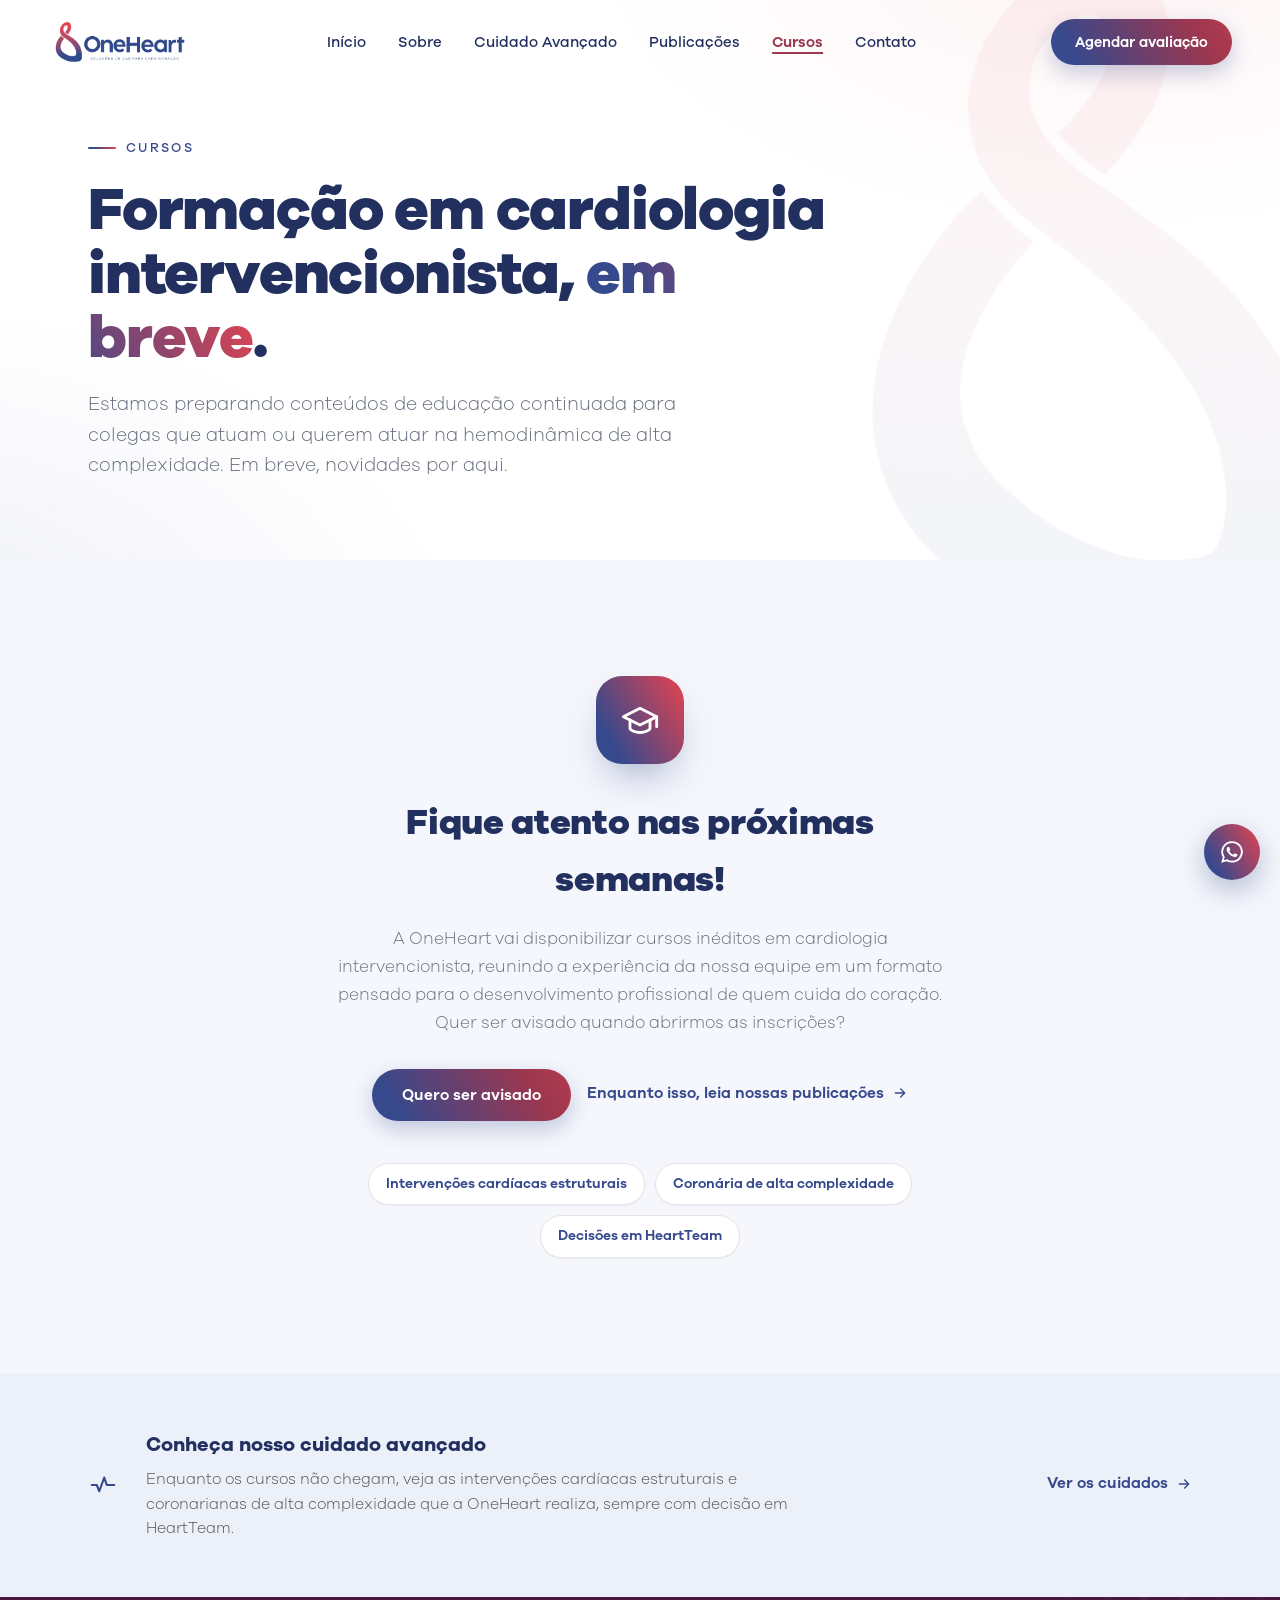
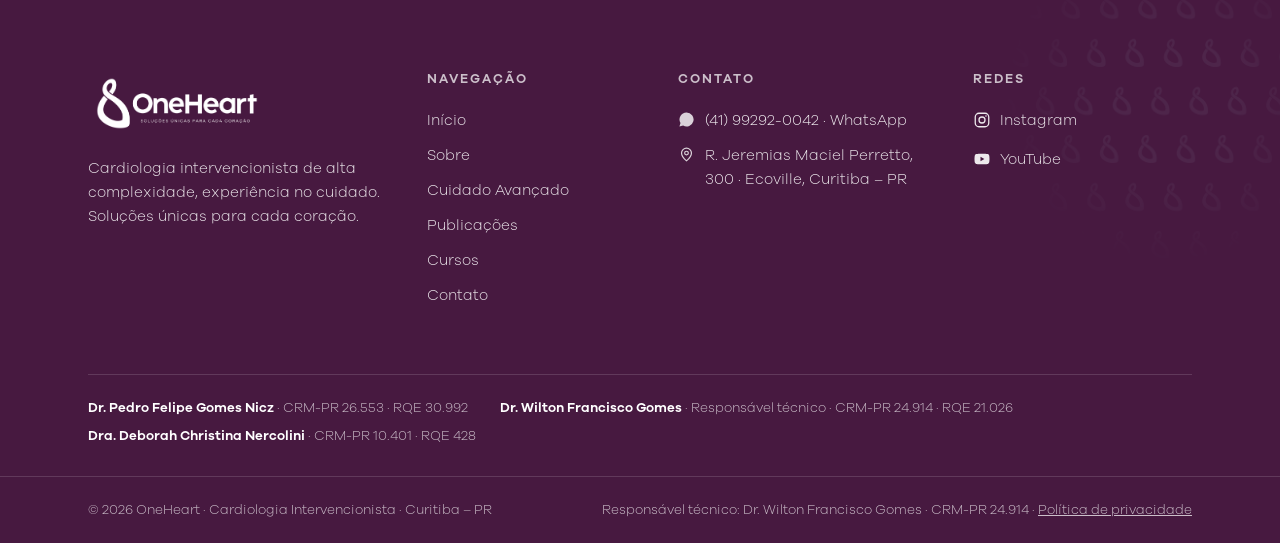
<file: cursos.html>
<!DOCTYPE html>
<html lang="pt-BR">
<head>
<meta charset="UTF-8">
<meta name="viewport" content="width=device-width, initial-scale=1.0">
<title>Cursos — OneHeart · Cardiologia Intervencionista em Curitiba – PR</title>
<link rel="canonical" href="https://oneheart.net.br/cursos.html">
<meta name="description" content="A OneHeart está preparando cursos inéditos em cardiologia intervencionista, com foco em intervenções cardíacas estruturais e coronarianas de alta complexidade. Fique atento aos próximos lançamentos.">
<link rel="icon" type="image/webp" href="assets/img/selo-degrade.webp">
<link rel="preload" href="assets/fonts/GalanoGrotesqueExtraBold.woff2" as="font" type="font/woff2" crossorigin>
<link rel="preload" href="assets/fonts/GalanoGrotesqueLight.woff2" as="font" type="font/woff2" crossorigin>
<link rel="stylesheet" href="css/styles.css">
<script>if(window.matchMedia&&!matchMedia('(prefers-reduced-motion: reduce)').matches){document.documentElement.classList.add('js-reveal');window.addEventListener('error',function(){document.documentElement.classList.remove('js-reveal');});}</script>
</head>
<body>

<a class="skip-link" href="#conteudo">Pular para o conteúdo</a>

<header class="site-header" id="header">
  <div class="container">
    <a class="brand" href="index.html" aria-label="OneHeart — Início">
      <img src="assets/img/logo-principal-degrade.webp" alt="OneHeart — Soluções únicas para cada coração" width="640" height="240">
    </a>
    <nav class="site-nav" aria-label="Navegação principal">
      <ul>
        <li><a href="index.html">Início</a></li>
        <li><a href="sobre.html">Sobre</a></li>
        <li><a href="cuidado-avancado.html">Cuidado Avançado</a></li>
        <li><a href="publicacoes.html">Publicações</a></li>
        <li><a href="cursos.html" aria-current="page">Cursos</a></li>
        <li><a href="contato.html">Contato</a></li>
      </ul>
    </nav>
    <div class="header-cta">
      <a class="btn btn-primary" href="https://wa.me/5541992920042?text=Ol%C3%A1!%20Gostaria%20de%20agendar%20uma%20avalia%C3%A7%C3%A3o%20com%20a%20OneHeart." target="_blank" rel="noopener">Agendar avaliação</a>
    </div>
    <button class="nav-toggle" id="navToggle" aria-label="Abrir menu" aria-expanded="false" aria-controls="drawer">
      <svg width="26" height="26" viewBox="0 0 24 24" fill="none" stroke="currentColor" stroke-width="2" stroke-linecap="round"><path d="M4 7h16M4 12h16M4 17h16"/></svg>
    </button>
  </div>
</header>

<div class="drawer" id="drawer" aria-hidden="true">
  <div class="drawer-scrim" data-close></div>
  <div class="drawer-panel" role="dialog" aria-modal="true" aria-label="Menu">
    <div class="drawer-top">
      <img src="assets/img/logo-principal-degrade.webp" alt="OneHeart">
      <button class="drawer-close" data-close aria-label="Fechar menu">
        <svg width="20" height="20" viewBox="0 0 24 24" fill="none" stroke="currentColor" stroke-width="2" stroke-linecap="round"><path d="M6 6l12 12M18 6L6 18"/></svg>
      </button>
    </div>
    <nav aria-label="Navegação móvel">
      <a href="index.html">Início</a>
      <a href="sobre.html">Sobre</a>
      <a href="cuidado-avancado.html">Cuidado Avançado</a>
      <a href="publicacoes.html">Publicações</a>
      <a href="cursos.html" aria-current="page">Cursos</a>
      <a href="contato.html">Contato</a>
    </nav>
    <a class="btn btn-primary" href="https://wa.me/5541992920042?text=Ol%C3%A1!%20Gostaria%20de%20agendar%20uma%20avalia%C3%A7%C3%A3o%20com%20a%20OneHeart." target="_blank" rel="noopener">Agendar avaliação</a>
  </div>
</div>

<main id="conteudo">

  <!-- ══════════ Hero secundário ══════════ -->
  <section class="subhero">
    <div class="container">
      <div class="subhero-copy reveal">
        <p class="eyebrow">Cursos</p>
        <h1>Formação em cardiologia<br class="br-lg"> intervencionista, <span class="grad">em breve</span>.</h1>
        <p class="sub">Estamos preparando conteúdos de educação continuada para colegas que atuam ou querem atuar na hemodinâmica de alta complexidade. Em breve, novidades por aqui.</p>
      </div>
    </div>
  </section>

  <!-- ══════════ Em breve ══════════ -->
  <section class="coming" id="em-breve">
    <div class="container reveal">
      <div class="coming-badge" aria-hidden="true">
        <svg width="40" height="40" viewBox="0 0 24 24" fill="none" stroke="currentColor" stroke-width="1.7" stroke-linecap="round" stroke-linejoin="round"><path d="M22 10 12 5 2 10l10 5 10-5z"/><path d="M6 12v5c0 1 2.7 2.5 6 2.5s6-1.5 6-2.5v-5"/><path d="M22 10v6"/></svg>
      </div>
      <h2>Fique atento nas próximas semanas!</h2>
      <p>A OneHeart vai disponibilizar cursos inéditos em cardiologia intervencionista, reunindo a experiência da nossa equipe em um formato pensado para o desenvolvimento profissional de quem cuida do coração. Quer ser avisado quando abrirmos as inscrições?</p>
      <div class="actions">
        <a class="btn btn-primary" href="https://wa.me/5541992920042?text=Ol%C3%A1!%20Gostaria%20de%20ser%20avisado%20sobre%20os%20cursos%20da%20OneHeart." target="_blank" rel="noopener">Quero ser avisado</a>
        <a class="link-arrow" href="publicacoes.html">Enquanto isso, leia nossas publicações
          <svg width="16" height="16" viewBox="0 0 24 24" fill="none" stroke="currentColor" stroke-width="2" stroke-linecap="round" stroke-linejoin="round"><path d="M5 12h14M13 6l6 6-6 6"/></svg>
        </a>
      </div>
      <ul class="coming-tags" aria-label="Temas previstos">
        <li>Intervenções cardíacas estruturais</li>
        <li>Coronária de alta complexidade</li>
        <li>Decisões em HeartTeam</li>
      </ul>
    </div>
  </section>

  <!-- ══════════ Enquanto isso: Cuidado Avançado ══════════ -->
  <section class="ht-band">
    <div class="container reveal">
      <svg width="30" height="30" viewBox="0 0 24 24" fill="none" stroke="currentColor" stroke-width="1.7" stroke-linecap="round" stroke-linejoin="round" aria-hidden="true"><path d="M3 12h4l2 5 4-11 2 6h6"/></svg>
      <div class="ht-band-text">
        <h2>Conheça nosso cuidado avançado</h2>
        <p>Enquanto os cursos não chegam, veja as intervenções cardíacas estruturais e coronarianas de alta complexidade que a OneHeart realiza, sempre com decisão em HeartTeam.</p>
      </div>
      <a class="link-arrow" href="cuidado-avancado.html">Ver os cuidados
        <svg width="16" height="16" viewBox="0 0 24 24" fill="none" stroke="currentColor" stroke-width="2" stroke-linecap="round" stroke-linejoin="round"><path d="M5 12h14M13 6l6 6-6 6"/></svg>
      </a>
    </div>
  </section>

</main>

<!-- ══════════ Footer ══════════ -->
<footer class="site-footer">
  <div class="container">
    <div class="cols">
      <div class="brand-col">
        <img src="assets/img/logo-branco.webp" alt="OneHeart">
        <p>Cardiologia intervencionista de alta complexidade, experiência no cuidado. Soluções únicas para cada coração.</p>
      </div>
      <nav aria-label="Mapa do site">
        <h4>Navegação</h4>
        <ul>
          <li><a href="index.html">Início</a></li>
          <li><a href="sobre.html">Sobre</a></li>
          <li><a href="cuidado-avancado.html">Cuidado Avançado</a></li>
          <li><a href="publicacoes.html">Publicações</a></li>
          <li><a href="cursos.html">Cursos</a></li>
          <li><a href="contato.html">Contato</a></li>
        </ul>
      </nav>
      <div>
        <h4>Contato</h4>
        <ul class="contact">
          <li>
            <svg width="17" height="17" viewBox="0 0 24 24" fill="currentColor"><path d="M12.04 2a9.9 9.9 0 0 0-8.5 14.94L2 22l5.2-1.5A9.9 9.9 0 1 0 12.04 2z"/></svg>
            <a href="https://wa.me/5541992920042" target="_blank" rel="noopener">(41)&nbsp;99292-0042 · WhatsApp</a>
          </li>
          <li>
            <svg width="17" height="17" viewBox="0 0 24 24" fill="none" stroke="currentColor" stroke-width="1.7" stroke-linecap="round" stroke-linejoin="round"><path d="M12 21s-7-5.6-7-11a7 7 0 0 1 14 0c0 5.4-7 11-7 11z"/><circle cx="12" cy="10" r="2.6"/></svg>
            <a href="https://maps.app.goo.gl/xK6griNg4cDpkGGh6" target="_blank" rel="noopener">R. Jeremias Maciel Perretto, 300 · Ecoville, Curitiba – PR</a>
          </li>
        </ul>
      </div>
      <div>
        <h4>Redes</h4>
        <ul class="social">
          <li><a href="https://instagram.com/oneheartmd/" target="_blank" rel="noopener">
            <svg width="18" height="18" viewBox="0 0 24 24" fill="none" stroke="currentColor" stroke-width="1.7"><rect x="3" y="3" width="18" height="18" rx="5"/><circle cx="12" cy="12" r="4"/><circle cx="17.3" cy="6.7" r="1.1" fill="currentColor" stroke="none"/></svg>
            Instagram</a></li>
          <li><a href="https://youtube.com/@oneheartmd" target="_blank" rel="noopener">
            <svg width="18" height="18" viewBox="0 0 24 24" fill="currentColor"><path d="M21.58 7.19c-.23-.86-.9-1.53-1.76-1.76C18.25 5 12 5 12 5s-6.25 0-7.82.43c-.86.23-1.53.9-1.76 1.76C2 8.76 2 12 2 12s0 3.24.42 4.81c.23.86.9 1.53 1.76 1.76C5.75 19 12 19 12 19s6.25 0 7.82-.43c.86-.23 1.53-.9 1.76-1.76C22 15.24 22 12 22 12s0-3.24-.42-4.81zM10 15V9l5.2 3-5.2 3z"/></svg>
            YouTube</a></li>
        </ul>
      </div>
    </div>
    <div class="footer-creds" aria-label="Corpo clínico e credenciais">
      <span><strong>Dr. Pedro Felipe Gomes Nicz</strong> · CRM-PR 26.553 · RQE 30.992</span>
      <span><strong>Dr. Wilton Francisco Gomes</strong> · Responsável técnico · CRM-PR 24.914 · RQE 21.026</span>
      <span><strong>Dra. Deborah Christina Nercolini</strong> · CRM-PR 10.401 · RQE 428</span>
    </div>
  </div>
  <div class="footer-bar">
    <div class="container">
      <span>© <span id="year">2026</span> OneHeart · Cardiologia Intervencionista · Curitiba – PR</span>
      <span>Responsável técnico: Dr. Wilton Francisco Gomes · CRM-PR 24.914 · <a href="#">Política de privacidade</a></span>
    </div>
  </div>
</footer>

<a class="whats-float" href="https://wa.me/5541992920042?text=Ol%C3%A1!%20Gostaria%20de%20agendar%20uma%20avalia%C3%A7%C3%A3o%20com%20a%20OneHeart." target="_blank" rel="noopener" aria-label="Conversar no WhatsApp">
  <svg width="26" height="26" viewBox="0 0 24 24" fill="currentColor"><path d="M12.04 2a9.9 9.9 0 0 0-8.5 14.94L2 22l5.2-1.5A9.9 9.9 0 1 0 12.04 2zm0 18.1a8.2 8.2 0 0 1-4.2-1.15l-.3-.18-3.08.9.86-3-.2-.31a8.22 8.22 0 1 1 6.92 3.74zm4.5-6.14c-.25-.12-1.46-.72-1.68-.8-.23-.09-.4-.13-.56.12-.17.25-.64.8-.78.97-.15.16-.29.19-.54.06-.24-.12-1.04-.38-1.98-1.22a7.4 7.4 0 0 1-1.37-1.7c-.14-.25-.01-.38.11-.5.11-.11.25-.29.37-.43.12-.15.16-.25.24-.42.08-.16.04-.31-.02-.43-.06-.12-.55-1.34-.76-1.83-.2-.48-.4-.42-.56-.43h-.48c-.16 0-.43.06-.66.31-.22.25-.86.84-.86 2.05 0 1.2.88 2.37 1 2.53.13.17 1.74 2.65 4.2 3.72.59.25 1.05.4 1.4.52.6.19 1.13.16 1.56.1.47-.07 1.46-.6 1.66-1.18.2-.57.2-1.06.15-1.17-.06-.1-.23-.17-.47-.29z"/></svg>
</a>

<script src="js/main.js"></script>
</body>
</html>
</file>
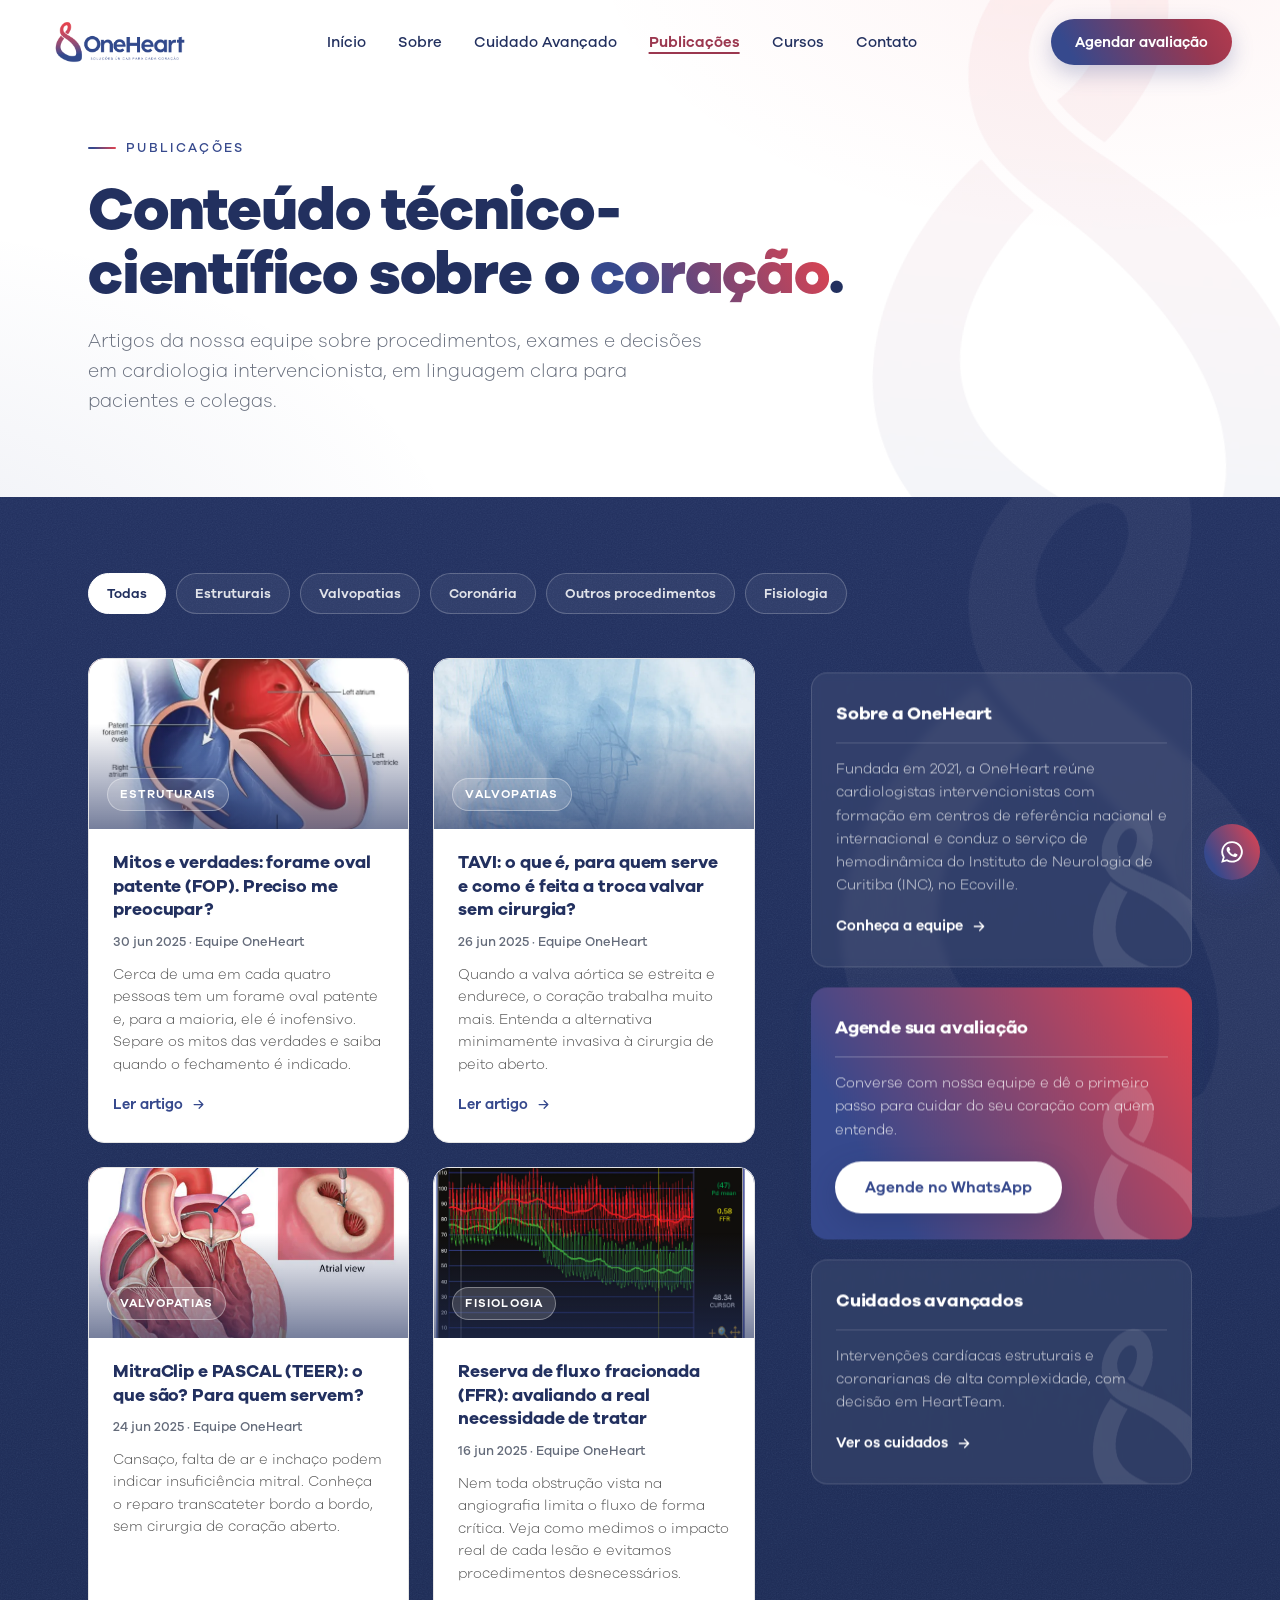
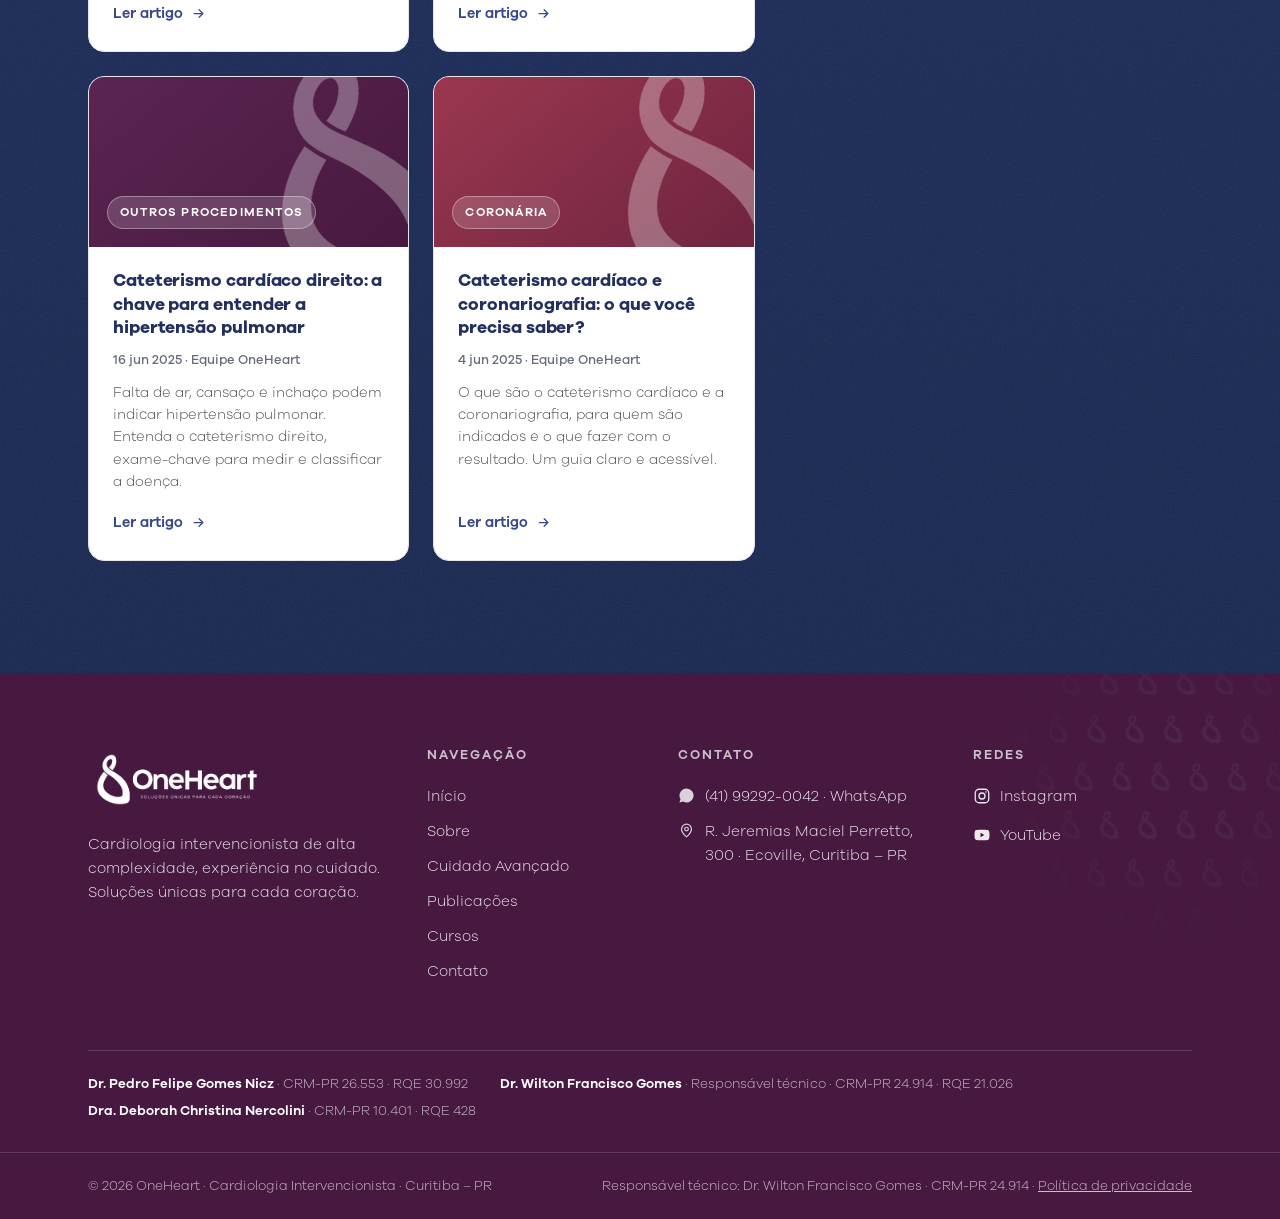
<file: publicacoes.html>
<!DOCTYPE html>
<html lang="pt-BR">
<head>
<meta charset="UTF-8">
<meta name="viewport" content="width=device-width, initial-scale=1.0">
<title>Publicações — OneHeart · Conteúdo Técnico-Científico em Cardiologia Intervencionista</title>
<link rel="canonical" href="https://oneheart.net.br/publicacoes.html">
<meta name="description" content="Artigos da equipe OneHeart sobre procedimentos, exames e decisões em cardiologia intervencionista: TAVI, TEER (MitraClip e PASCAL), FFR, forame oval patente, cateterismo e hipertensão pulmonar. Em linguagem clara para pacientes e colegas.">
<link rel="icon" type="image/webp" href="assets/img/selo-degrade.webp">
<link rel="preload" href="assets/fonts/GalanoGrotesqueExtraBold.woff2" as="font" type="font/woff2" crossorigin>
<link rel="preload" href="assets/fonts/GalanoGrotesqueLight.woff2" as="font" type="font/woff2" crossorigin>
<link rel="stylesheet" href="css/styles.css">
<script>if(window.matchMedia&&!matchMedia('(prefers-reduced-motion: reduce)').matches){document.documentElement.classList.add('js-reveal');window.addEventListener('error',function(){document.documentElement.classList.remove('js-reveal');});}</script>
</head>
<body>

<a class="skip-link" href="#conteudo">Pular para o conteúdo</a>

<header class="site-header" id="header">
  <div class="container">
    <a class="brand" href="index.html" aria-label="OneHeart — Início">
      <img src="assets/img/logo-principal-degrade.webp" alt="OneHeart — Soluções únicas para cada coração" width="640" height="240">
    </a>
    <nav class="site-nav" aria-label="Navegação principal">
      <ul>
        <li><a href="index.html">Início</a></li>
        <li><a href="sobre.html">Sobre</a></li>
        <li><a href="cuidado-avancado.html">Cuidado Avançado</a></li>
        <li><a href="publicacoes.html" aria-current="page">Publicações</a></li>
        <li><a href="cursos.html">Cursos</a></li>
        <li><a href="contato.html">Contato</a></li>
      </ul>
    </nav>
    <div class="header-cta">
      <a class="btn btn-primary" href="https://wa.me/5541992920042?text=Ol%C3%A1!%20Gostaria%20de%20agendar%20uma%20avalia%C3%A7%C3%A3o%20com%20a%20OneHeart." target="_blank" rel="noopener">Agendar avaliação</a>
    </div>
    <button class="nav-toggle" id="navToggle" aria-label="Abrir menu" aria-expanded="false" aria-controls="drawer">
      <svg width="26" height="26" viewBox="0 0 24 24" fill="none" stroke="currentColor" stroke-width="2" stroke-linecap="round"><path d="M4 7h16M4 12h16M4 17h16"/></svg>
    </button>
  </div>
</header>

<div class="drawer" id="drawer" aria-hidden="true">
  <div class="drawer-scrim" data-close></div>
  <div class="drawer-panel" role="dialog" aria-modal="true" aria-label="Menu">
    <div class="drawer-top">
      <img src="assets/img/logo-principal-degrade.webp" alt="OneHeart">
      <button class="drawer-close" data-close aria-label="Fechar menu">
        <svg width="20" height="20" viewBox="0 0 24 24" fill="none" stroke="currentColor" stroke-width="2" stroke-linecap="round"><path d="M6 6l12 12M18 6L6 18"/></svg>
      </button>
    </div>
    <nav aria-label="Navegação móvel">
      <a href="index.html">Início</a>
      <a href="sobre.html">Sobre</a>
      <a href="cuidado-avancado.html">Cuidado Avançado</a>
      <a href="publicacoes.html" aria-current="page">Publicações</a>
      <a href="cursos.html">Cursos</a>
      <a href="contato.html">Contato</a>
    </nav>
    <a class="btn btn-primary" href="https://wa.me/5541992920042?text=Ol%C3%A1!%20Gostaria%20de%20agendar%20uma%20avalia%C3%A7%C3%A3o%20com%20a%20OneHeart." target="_blank" rel="noopener">Agendar avaliação</a>
  </div>
</div>

<main id="conteudo">

  <!-- ══════════ Hero secundário ══════════ -->
  <section class="subhero">
    <div class="container">
      <div class="subhero-copy reveal">
        <p class="eyebrow">Publicações</p>
        <h1>Conteúdo técnico-científico sobre o <span class="grad">coração</span>.</h1>
        <p class="sub">Artigos da nossa equipe sobre procedimentos, exames e decisões em cardiologia intervencionista, em linguagem clara para pacientes e colegas.</p>
      </div>
    </div>
  </section>

  <!-- ══════════ Blog ══════════ -->
  <section class="blog" id="blog">
    <div class="container">

      <div class="blog-filter reveal" role="group" aria-label="Filtrar publicações por categoria">
        <button type="button" class="filter-btn active" data-filter="all" aria-pressed="true">Todas</button>
        <button type="button" class="filter-btn" data-filter="estruturais" aria-pressed="false">Estruturais</button>
        <button type="button" class="filter-btn" data-filter="valvopatias" aria-pressed="false">Valvopatias</button>
        <button type="button" class="filter-btn" data-filter="coronaria" aria-pressed="false">Coronária</button>
        <button type="button" class="filter-btn" data-filter="outros" aria-pressed="false">Outros procedimentos</button>
        <button type="button" class="filter-btn" data-filter="fisiologia" aria-pressed="false">Fisiologia</button>
      </div>

      <div class="blog-layout">

        <!-- ── Posts ── -->
        <div class="blog-posts">

          <a class="card-pub reveal" data-category="estruturais" href="artigo-fop.html">
            <div class="thumb t-plum has-img">
              <img class="thumb-img" src="assets/img/artigo-fop-anatomia.webp" alt="Ilustração do coração mostrando o forame oval patente entre os átrios" loading="lazy" width="645" height="608">
              <span class="chip">Estruturais</span>
            </div>
            <div class="body">
              <h3>Mitos e verdades: forame oval patente (FOP). Preciso me preocupar?</h3>
              <p class="meta">30 jun 2025 · Equipe OneHeart</p>
              <p class="excerpt">Cerca de uma em cada quatro pessoas tem um forame oval patente e, para a maioria, ele é inofensivo. Separe os mitos das verdades e saiba quando o fechamento é indicado.</p>
              <span class="cta">Ler artigo
                <svg width="15" height="15" viewBox="0 0 24 24" fill="none" stroke="currentColor" stroke-width="2" stroke-linecap="round" stroke-linejoin="round"><path d="M5 12h14M13 6l6 6-6 6"/></svg>
              </span>
            </div>
          </a>

          <a class="card-pub reveal" data-category="valvopatias" href="artigo-tavi.html">
            <div class="thumb t-blue has-img">
              <img class="thumb-img" src="assets/img/artigo-tavi-protese.webp" alt="Fluoroscopia de uma prótese valvar implantada na valva aórtica" loading="lazy" width="1000" height="1378">
              <span class="chip">Valvopatias</span>
            </div>
            <div class="body">
              <h3>TAVI: o que é, para quem serve e como é feita a troca valvar sem cirurgia?</h3>
              <p class="meta">26 jun 2025 · Equipe OneHeart</p>
              <p class="excerpt">Quando a valva aórtica se estreita e endurece, o coração trabalha muito mais. Entenda a alternativa minimamente invasiva à cirurgia de peito aberto.</p>
              <span class="cta">Ler artigo
                <svg width="15" height="15" viewBox="0 0 24 24" fill="none" stroke="currentColor" stroke-width="2" stroke-linecap="round" stroke-linejoin="round"><path d="M5 12h14M13 6l6 6-6 6"/></svg>
              </span>
            </div>
          </a>

          <a class="card-pub reveal" data-delay="1" data-category="valvopatias" href="artigo-teer.html">
            <div class="thumb t-burgundy has-img">
              <img class="thumb-img" src="assets/img/artigo-teer-coracao-clip.webp" alt="Ilustração do coração com o cateter posicionando o clipe na valva mitral" loading="lazy" width="500" height="431">
              <span class="chip">Valvopatias</span>
            </div>
            <div class="body">
              <h3>MitraClip e PASCAL (TEER): o que são? Para quem servem?</h3>
              <p class="meta">24 jun 2025 · Equipe OneHeart</p>
              <p class="excerpt">Cansaço, falta de ar e inchaço podem indicar insuficiência mitral. Conheça o reparo transcateter bordo a bordo, sem cirurgia de coração aberto.</p>
              <span class="cta">Ler artigo
                <svg width="15" height="15" viewBox="0 0 24 24" fill="none" stroke="currentColor" stroke-width="2" stroke-linecap="round" stroke-linejoin="round"><path d="M5 12h14M13 6l6 6-6 6"/></svg>
              </span>
            </div>
          </a>

          <a class="card-pub reveal" data-category="fisiologia" href="artigo-ffr.html">
            <div class="thumb t-blue has-img">
              <img class="thumb-img" src="assets/img/artigo-ffr-tracado-pressoes.webp" alt="Curvas de pressão da aorta e distal à lesão com o cálculo do FFR na tela da hemodinâmica" loading="lazy" width="1400" height="994">
              <span class="chip">Fisiologia</span>
            </div>
            <div class="body">
              <h3>Reserva de fluxo fracionada (FFR): avaliando a real necessidade de tratar</h3>
              <p class="meta">16 jun 2025 · Equipe OneHeart</p>
              <p class="excerpt">Nem toda obstrução vista na angiografia limita o fluxo de forma crítica. Veja como medimos o impacto real de cada lesão e evitamos procedimentos desnecessários.</p>
              <span class="cta">Ler artigo
                <svg width="15" height="15" viewBox="0 0 24 24" fill="none" stroke="currentColor" stroke-width="2" stroke-linecap="round" stroke-linejoin="round"><path d="M5 12h14M13 6l6 6-6 6"/></svg>
              </span>
            </div>
          </a>

          <a class="card-pub reveal" data-delay="1" data-category="outros" href="https://oneheart.net.br/cateterismo-direito-e-hipertensao-pulmonar" target="_blank" rel="noopener">
            <div class="thumb t-plum"><span class="chip">Outros procedimentos</span></div>
            <div class="body">
              <h3>Cateterismo cardíaco direito: a chave para entender a hipertensão pulmonar</h3>
              <p class="meta">16 jun 2025 · Equipe OneHeart</p>
              <p class="excerpt">Falta de ar, cansaço e inchaço podem indicar hipertensão pulmonar. Entenda o cateterismo direito, exame-chave para medir e classificar a doença.</p>
              <span class="cta">Ler artigo
                <svg width="15" height="15" viewBox="0 0 24 24" fill="none" stroke="currentColor" stroke-width="2" stroke-linecap="round" stroke-linejoin="round"><path d="M5 12h14M13 6l6 6-6 6"/></svg>
              </span>
            </div>
          </a>

          <a class="card-pub reveal" data-category="coronaria" href="https://oneheart.net.br/cateterismo-coronariografia/" target="_blank" rel="noopener">
            <div class="thumb t-burgundy"><span class="chip">Coronária</span></div>
            <div class="body">
              <h3>Cateterismo cardíaco e coronariografia: o que você precisa saber?</h3>
              <p class="meta">4 jun 2025 · Equipe OneHeart</p>
              <p class="excerpt">O que são o cateterismo cardíaco e a coronariografia, para quem são indicados e o que fazer com o resultado. Um guia claro e acessível.</p>
              <span class="cta">Ler artigo
                <svg width="15" height="15" viewBox="0 0 24 24" fill="none" stroke="currentColor" stroke-width="2" stroke-linecap="round" stroke-linejoin="round"><path d="M5 12h14M13 6l6 6-6 6"/></svg>
              </span>
            </div>
          </a>

        </div>

        <!-- ── Sidebar ── -->
        <aside class="blog-aside" aria-label="Sobre a OneHeart e próximos passos">

          <div class="aside-card reveal">
            <h3>Sobre a OneHeart</h3>
            <p>Fundada em 2021, a OneHeart reúne cardiologistas intervencionistas com formação em centros de referência nacional e internacional e conduz o serviço de hemodinâmica do Instituto de Neurologia de Curitiba (INC), no Ecoville.</p>
            <a class="link-arrow" href="sobre.html">Conheça a equipe
              <svg width="16" height="16" viewBox="0 0 24 24" fill="none" stroke="currentColor" stroke-width="2" stroke-linecap="round" stroke-linejoin="round"><path d="M5 12h14M13 6l6 6-6 6"/></svg>
            </a>
          </div>

          <div class="aside-card grad reveal" data-delay="1">
            <h3>Agende sua avaliação</h3>
            <p>Converse com nossa equipe e dê o primeiro passo para cuidar do seu coração com quem entende.</p>
            <a class="btn btn-invert" href="https://wa.me/5541992920042?text=Ol%C3%A1!%20Gostaria%20de%20agendar%20uma%20avalia%C3%A7%C3%A3o%20com%20a%20OneHeart." target="_blank" rel="noopener">Agende no WhatsApp</a>
          </div>

          <div class="aside-card reveal" data-delay="2">
            <h3>Cuidados avançados</h3>
            <p>Intervenções cardíacas estruturais e coronarianas de alta complexidade, com decisão em HeartTeam.</p>
            <a class="link-arrow" href="cuidado-avancado.html">Ver os cuidados
              <svg width="16" height="16" viewBox="0 0 24 24" fill="none" stroke="currentColor" stroke-width="2" stroke-linecap="round" stroke-linejoin="round"><path d="M5 12h14M13 6l6 6-6 6"/></svg>
            </a>
          </div>

        </aside>

      </div>
    </div>
  </section>

</main>

<!-- ══════════ Footer ══════════ -->
<footer class="site-footer">
  <div class="container">
    <div class="cols">
      <div class="brand-col">
        <img src="assets/img/logo-branco.webp" alt="OneHeart">
        <p>Cardiologia intervencionista de alta complexidade, experiência no cuidado. Soluções únicas para cada coração.</p>
      </div>
      <nav aria-label="Mapa do site">
        <h4>Navegação</h4>
        <ul>
          <li><a href="index.html">Início</a></li>
          <li><a href="sobre.html">Sobre</a></li>
          <li><a href="cuidado-avancado.html">Cuidado Avançado</a></li>
          <li><a href="publicacoes.html">Publicações</a></li>
          <li><a href="cursos.html">Cursos</a></li>
          <li><a href="contato.html">Contato</a></li>
        </ul>
      </nav>
      <div>
        <h4>Contato</h4>
        <ul class="contact">
          <li>
            <svg width="17" height="17" viewBox="0 0 24 24" fill="currentColor"><path d="M12.04 2a9.9 9.9 0 0 0-8.5 14.94L2 22l5.2-1.5A9.9 9.9 0 1 0 12.04 2z"/></svg>
            <a href="https://wa.me/5541992920042" target="_blank" rel="noopener">(41)&nbsp;99292-0042 · WhatsApp</a>
          </li>
          <li>
            <svg width="17" height="17" viewBox="0 0 24 24" fill="none" stroke="currentColor" stroke-width="1.7" stroke-linecap="round" stroke-linejoin="round"><path d="M12 21s-7-5.6-7-11a7 7 0 0 1 14 0c0 5.4-7 11-7 11z"/><circle cx="12" cy="10" r="2.6"/></svg>
            <a href="https://maps.app.goo.gl/xK6griNg4cDpkGGh6" target="_blank" rel="noopener">R. Jeremias Maciel Perretto, 300 · Ecoville, Curitiba – PR</a>
          </li>
        </ul>
      </div>
      <div>
        <h4>Redes</h4>
        <ul class="social">
          <li><a href="https://instagram.com/oneheartmd/" target="_blank" rel="noopener">
            <svg width="18" height="18" viewBox="0 0 24 24" fill="none" stroke="currentColor" stroke-width="1.7"><rect x="3" y="3" width="18" height="18" rx="5"/><circle cx="12" cy="12" r="4"/><circle cx="17.3" cy="6.7" r="1.1" fill="currentColor" stroke="none"/></svg>
            Instagram</a></li>
          <li><a href="https://youtube.com/@oneheartmd" target="_blank" rel="noopener">
            <svg width="18" height="18" viewBox="0 0 24 24" fill="currentColor"><path d="M21.58 7.19c-.23-.86-.9-1.53-1.76-1.76C18.25 5 12 5 12 5s-6.25 0-7.82.43c-.86.23-1.53.9-1.76 1.76C2 8.76 2 12 2 12s0 3.24.42 4.81c.23.86.9 1.53 1.76 1.76C5.75 19 12 19 12 19s6.25 0 7.82-.43c.86-.23 1.53-.9 1.76-1.76C22 15.24 22 12 22 12s0-3.24-.42-4.81zM10 15V9l5.2 3-5.2 3z"/></svg>
            YouTube</a></li>
        </ul>
      </div>
    </div>
    <div class="footer-creds" aria-label="Corpo clínico e credenciais">
      <span><strong>Dr. Pedro Felipe Gomes Nicz</strong> · CRM-PR 26.553 · RQE 30.992</span>
      <span><strong>Dr. Wilton Francisco Gomes</strong> · Responsável técnico · CRM-PR 24.914 · RQE 21.026</span>
      <span><strong>Dra. Deborah Christina Nercolini</strong> · CRM-PR 10.401 · RQE 428</span>
    </div>
  </div>
  <div class="footer-bar">
    <div class="container">
      <span>© <span id="year">2026</span> OneHeart · Cardiologia Intervencionista · Curitiba – PR</span>
      <span>Responsável técnico: Dr. Wilton Francisco Gomes · CRM-PR 24.914 · <a href="#">Política de privacidade</a></span>
    </div>
  </div>
</footer>

<a class="whats-float" href="https://wa.me/5541992920042?text=Ol%C3%A1!%20Gostaria%20de%20agendar%20uma%20avalia%C3%A7%C3%A3o%20com%20a%20OneHeart." target="_blank" rel="noopener" aria-label="Conversar no WhatsApp">
  <svg width="26" height="26" viewBox="0 0 24 24" fill="currentColor"><path d="M12.04 2a9.9 9.9 0 0 0-8.5 14.94L2 22l5.2-1.5A9.9 9.9 0 1 0 12.04 2zm0 18.1a8.2 8.2 0 0 1-4.2-1.15l-.3-.18-3.08.9.86-3-.2-.31a8.22 8.22 0 1 1 6.92 3.74zm4.5-6.14c-.25-.12-1.46-.72-1.68-.8-.23-.09-.4-.13-.56.12-.17.25-.64.8-.78.97-.15.16-.29.19-.54.06-.24-.12-1.04-.38-1.98-1.22a7.4 7.4 0 0 1-1.37-1.7c-.14-.25-.01-.38.11-.5.11-.11.25-.29.37-.43.12-.15.16-.25.24-.42.08-.16.04-.31-.02-.43-.06-.12-.55-1.34-.76-1.83-.2-.48-.4-.42-.56-.43h-.48c-.16 0-.43.06-.66.31-.22.25-.86.84-.86 2.05 0 1.2.88 2.37 1 2.53.13.17 1.74 2.65 4.2 3.72.59.25 1.05.4 1.4.52.6.19 1.13.16 1.56.1.47-.07 1.46-.6 1.66-1.18.2-.57.2-1.06.15-1.17-.06-.1-.23-.17-.47-.29z"/></svg>
</a>

<script src="js/main.js"></script>
</body>
</html>
</file>
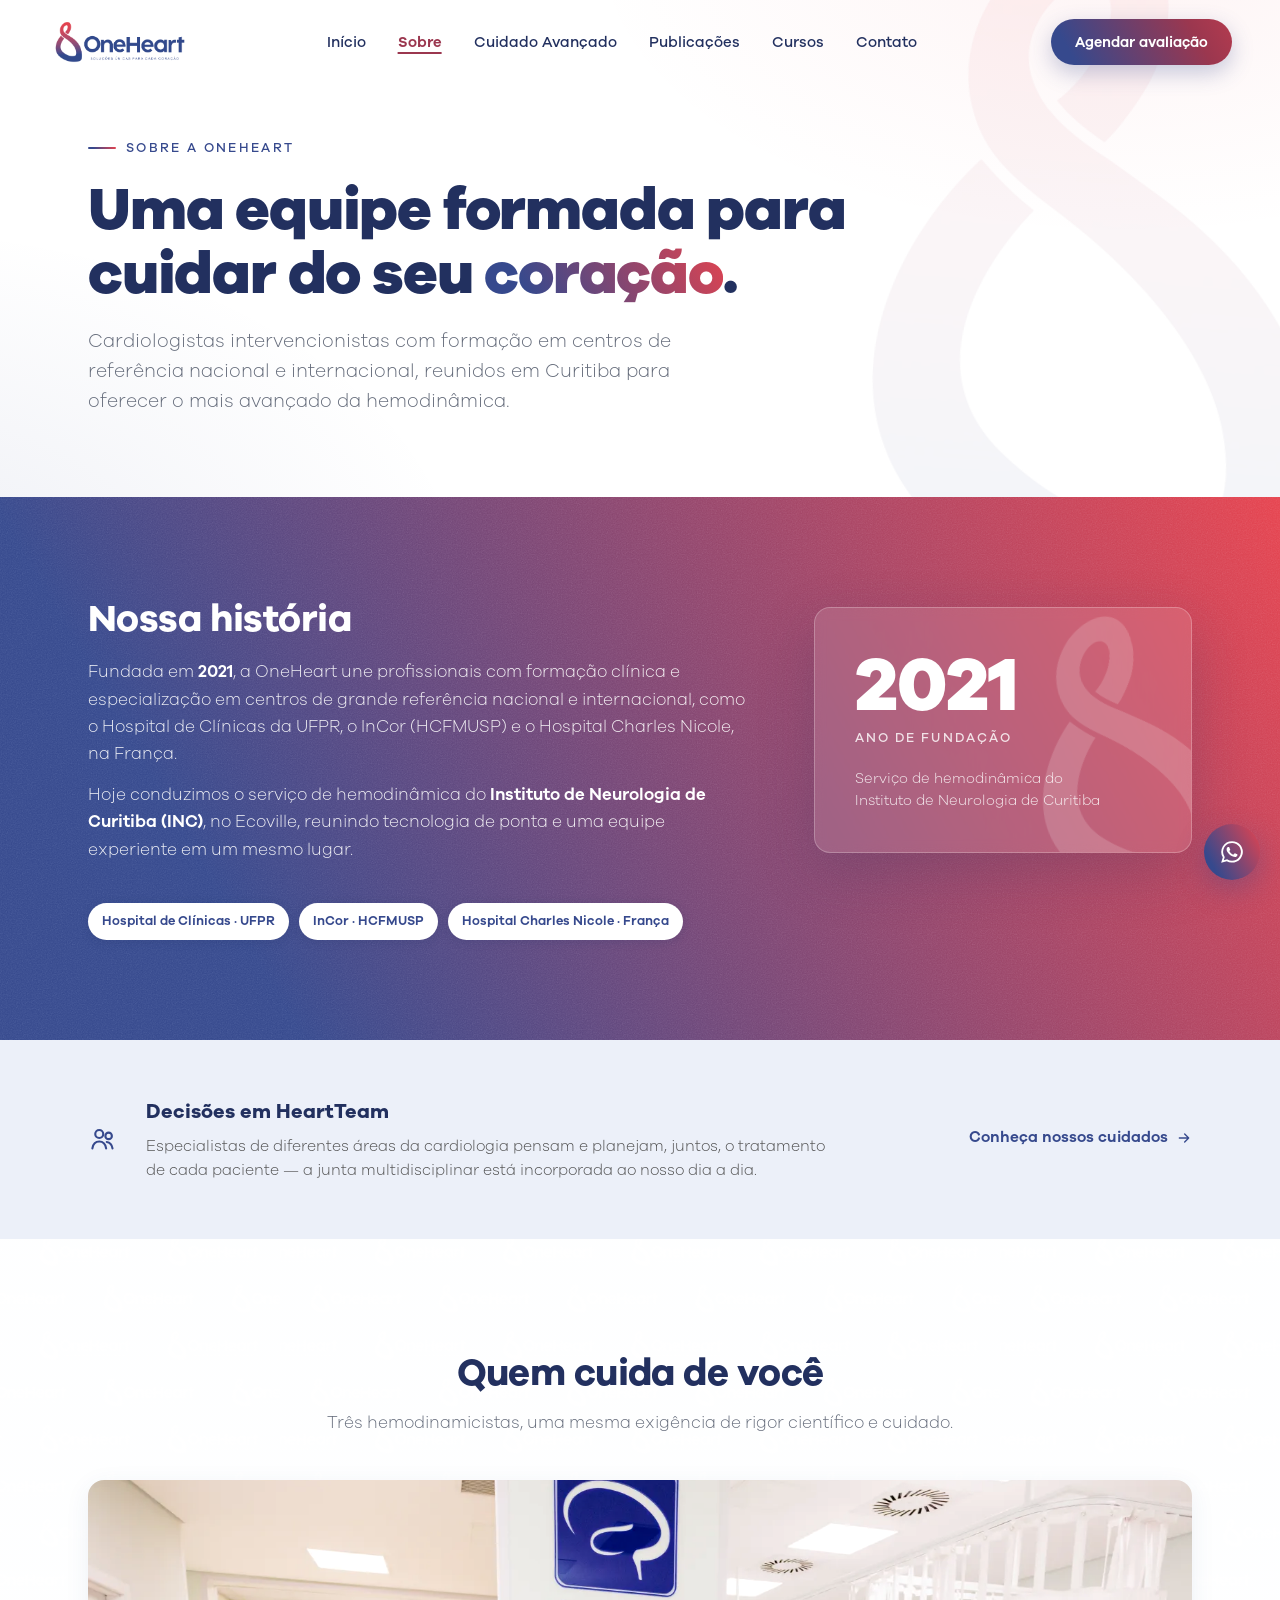
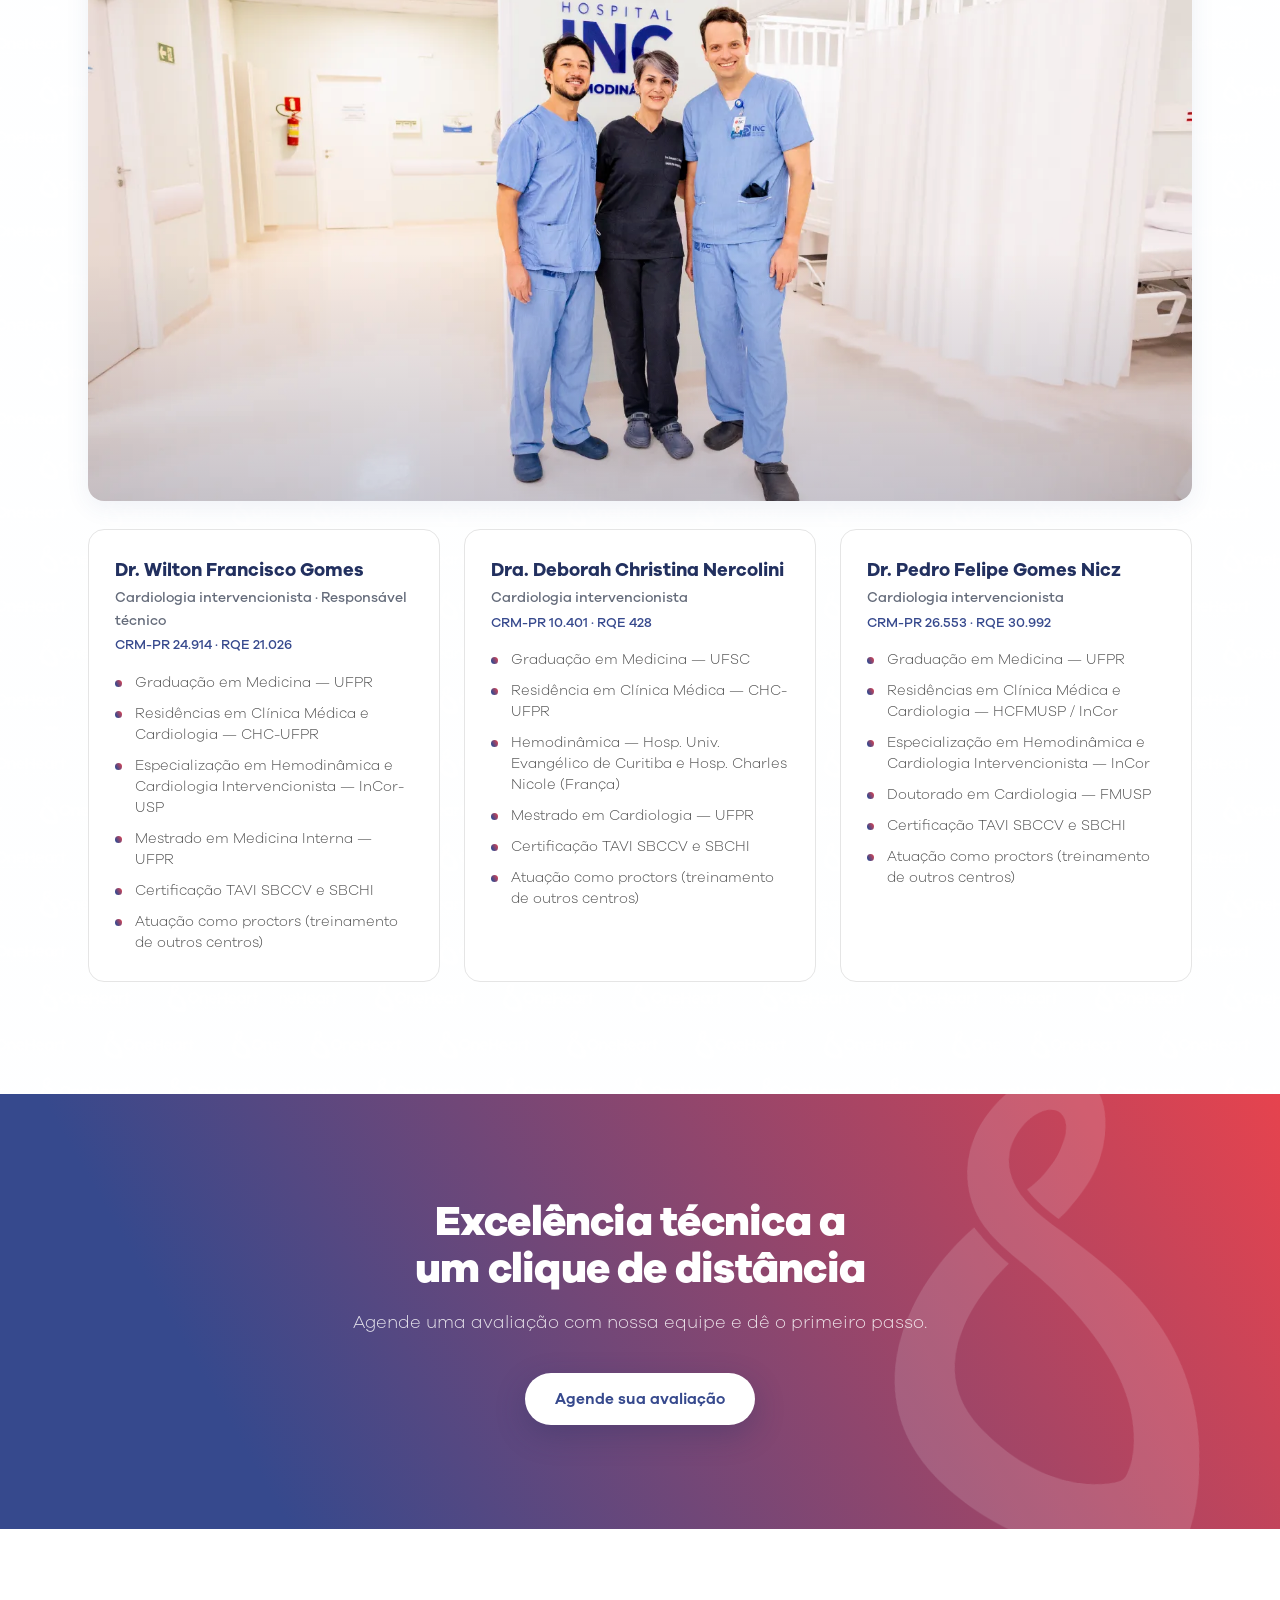
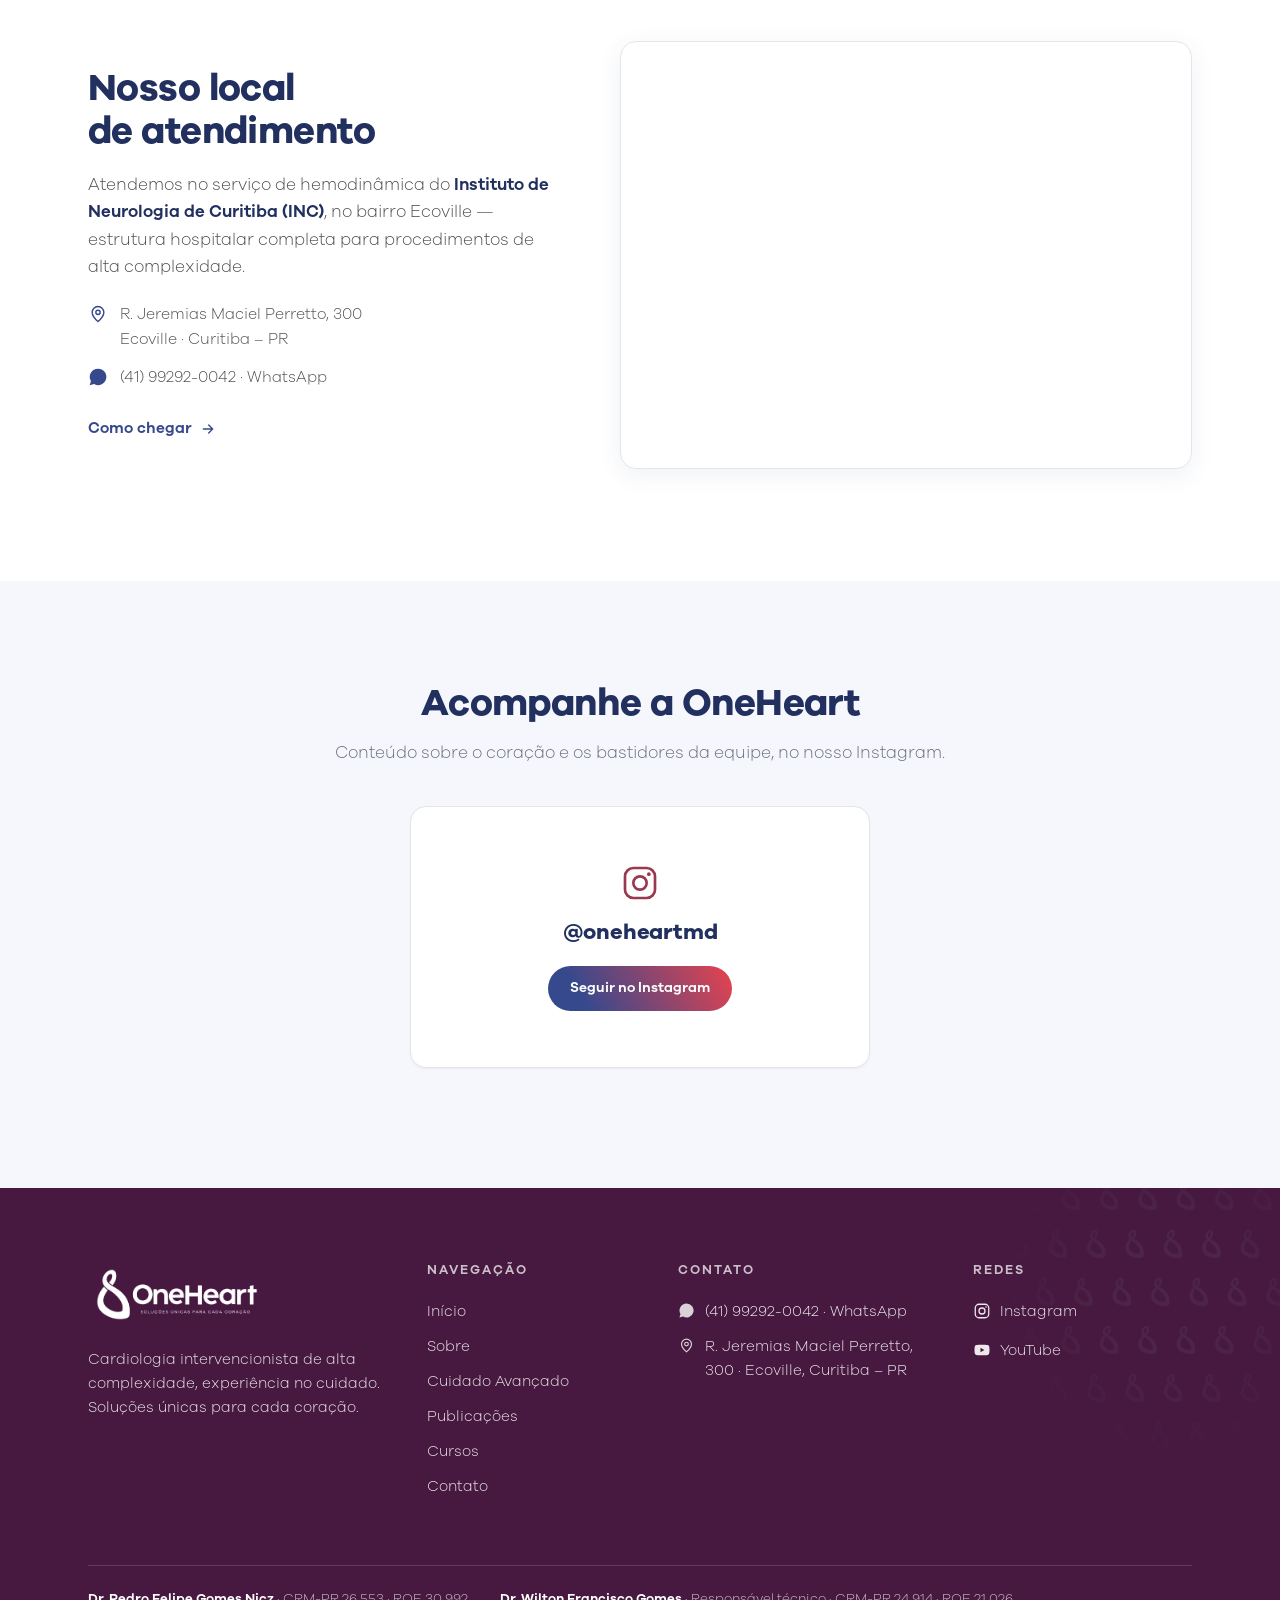
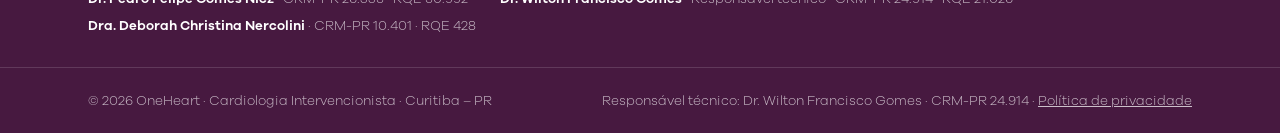
<file: sobre.html>
<!DOCTYPE html>
<html lang="pt-BR">
<head>
<meta charset="UTF-8">
<meta name="viewport" content="width=device-width, initial-scale=1.0">
<title>Sobre — OneHeart · Cardiologia Intervencionista em Curitiba – PR</title>
<link rel="canonical" href="https://oneheart.net.br/sobre.html">
<meta name="description" content="Fundada em 2021, a OneHeart reúne cardiologistas intervencionistas com formação em centros de referência (UFPR, InCor-USP, Hospital Charles Nicole). Conheça a equipe e o local de atendimento, no Instituto de Neurologia de Curitiba.">
<link rel="icon" type="image/webp" href="assets/img/selo-degrade.webp">
<link rel="preload" href="assets/fonts/GalanoGrotesqueExtraBold.woff2" as="font" type="font/woff2" crossorigin>
<link rel="preload" href="assets/fonts/GalanoGrotesqueLight.woff2" as="font" type="font/woff2" crossorigin>
<link rel="preload" href="assets/img/equipe-oneheart.webp" as="image" fetchpriority="high">
<link rel="stylesheet" href="css/styles.css">
<script>if(window.matchMedia&&!matchMedia('(prefers-reduced-motion: reduce)').matches){document.documentElement.classList.add('js-reveal');window.addEventListener('error',function(){document.documentElement.classList.remove('js-reveal');});}</script>
<script type="application/ld+json">{"@context": "https://schema.org", "@type": "MedicalClinic", "@id": "https://oneheart.net.br/#clinica", "name": "OneHeart — Cardiologia Intervencionista", "url": "https://oneheart.net.br/", "logo": "https://oneheart.net.br/assets/img/logo-principal-degrade.webp", "telephone": "+55-41-3028-8545", "email": "contato@oneheart.net.br", "address": {"@type": "PostalAddress", "streetAddress": "R. Jeremias Maciel Perretto, 300", "addressLocality": "Curitiba", "addressRegion": "PR", "postalCode": "81210-310", "addressCountry": "BR"}, "areaServed": {"@type": "City", "name": "Curitiba"}, "medicalSpecialty": "Cardiovascular", "availableService": [{"@type": "MedicalProcedure", "name": "Implante transcateter de válvula aórtica (TAVI)"}, {"@type": "MedicalProcedure", "name": "Reparo transcateter da valva mitral (TEER — MitraClip/PASCAL)"}, {"@type": "MedicalProcedure", "name": "Oclusão do apêndice atrial esquerdo"}, {"@type": "MedicalProcedure", "name": "Fechamento de forame oval patente"}, {"@type": "MedicalProcedure", "name": "Cateterismo cardíaco"}, {"@type": "MedicalProcedure", "name": "Angioplastia coronária com stent"}, {"@type": "MedicalProcedure", "name": "Reserva de fluxo fracionada (FFR)"}, {"@type": "MedicalProcedure", "name": "Imagem intravascular (IVUS/OCT)"}], "sameAs": ["https://instagram.com/oneheartmd/", "https://youtube.com/@oneheartmd"], "employee": [{"@type": "Physician", "name": "Dr. Wilton Francisco Gomes", "medicalSpecialty": "Cardiovascular", "identifier": "CRM-PR 24914", "address": {"@type": "PostalAddress", "streetAddress": "R. Jeremias Maciel Perretto, 300", "addressLocality": "Curitiba", "addressRegion": "PR", "postalCode": "81210-310", "addressCountry": "BR"}, "sameAs": ["https://orcid.org/0000-0003-1273-6544", "https://www.instagram.com/wiltongomesmd/", "https://www.doctoralia.com.br/perfil/wilton-francisco-gomes-2"]}, {"@type": "Physician", "name": "Dr. Pedro Felipe Gomes Nicz", "medicalSpecialty": "Cardiovascular", "identifier": "CRM-PR 26553", "address": {"@type": "PostalAddress", "streetAddress": "R. Jeremias Maciel Perretto, 300", "addressLocality": "Curitiba", "addressRegion": "PR", "postalCode": "81210-310", "addressCountry": "BR"}, "sameAs": ["https://www.instagram.com/pedronicz/"]}, {"@type": "Physician", "name": "Dra. Deborah Christina Nercolini", "medicalSpecialty": "Cardiovascular", "identifier": "CRM-PR 10401", "address": {"@type": "PostalAddress", "streetAddress": "R. Jeremias Maciel Perretto, 300", "addressLocality": "Curitiba", "addressRegion": "PR", "postalCode": "81210-310", "addressCountry": "BR"}}]}</script>
</head>
<body>

<a class="skip-link" href="#conteudo">Pular para o conteúdo</a>

<header class="site-header" id="header">
  <div class="container">
    <a class="brand" href="index.html" aria-label="OneHeart — Início">
      <img src="assets/img/logo-principal-degrade.webp" alt="OneHeart — Soluções únicas para cada coração" width="640" height="240">
    </a>
    <nav class="site-nav" aria-label="Navegação principal">
      <ul>
        <li><a href="index.html">Início</a></li>
        <li><a href="sobre.html" aria-current="page">Sobre</a></li>
        <li><a href="cuidado-avancado.html">Cuidado Avançado</a></li>
        <li><a href="publicacoes.html">Publicações</a></li>
        <li><a href="cursos.html">Cursos</a></li>
        <li><a href="contato.html">Contato</a></li>
      </ul>
    </nav>
    <div class="header-cta">
      <a class="btn btn-primary" href="https://wa.me/5541992920042?text=Ol%C3%A1!%20Gostaria%20de%20agendar%20uma%20avalia%C3%A7%C3%A3o%20com%20a%20OneHeart." target="_blank" rel="noopener">Agendar avaliação</a>
    </div>
    <button class="nav-toggle" id="navToggle" aria-label="Abrir menu" aria-expanded="false" aria-controls="drawer">
      <svg width="26" height="26" viewBox="0 0 24 24" fill="none" stroke="currentColor" stroke-width="2" stroke-linecap="round"><path d="M4 7h16M4 12h16M4 17h16"/></svg>
    </button>
  </div>
</header>

<div class="drawer" id="drawer" aria-hidden="true">
  <div class="drawer-scrim" data-close></div>
  <div class="drawer-panel" role="dialog" aria-modal="true" aria-label="Menu">
    <div class="drawer-top">
      <img src="assets/img/logo-principal-degrade.webp" alt="OneHeart">
      <button class="drawer-close" data-close aria-label="Fechar menu">
        <svg width="20" height="20" viewBox="0 0 24 24" fill="none" stroke="currentColor" stroke-width="2" stroke-linecap="round"><path d="M6 6l12 12M18 6L6 18"/></svg>
      </button>
    </div>
    <nav aria-label="Navegação móvel">
      <a href="index.html">Início</a>
      <a href="sobre.html" aria-current="page">Sobre</a>
      <a href="cuidado-avancado.html">Cuidado Avançado</a>
      <a href="publicacoes.html">Publicações</a>
      <a href="cursos.html">Cursos</a>
      <a href="contato.html">Contato</a>
    </nav>
    <a class="btn btn-primary" href="https://wa.me/5541992920042?text=Ol%C3%A1!%20Gostaria%20de%20agendar%20uma%20avalia%C3%A7%C3%A3o%20com%20a%20OneHeart." target="_blank" rel="noopener">Agendar avaliação</a>
  </div>
</div>

<main id="conteudo">

  <!-- ══════════ Hero secundário ══════════ -->
  <section class="subhero">
    <div class="container">
      <div class="subhero-copy reveal">
        <p class="eyebrow">Sobre a OneHeart</p>
        <h1>Uma equipe formada para<br class="br-lg"> cuidar do seu <span class="grad">coração</span>.</h1>
        <p class="sub">Cardiologistas intervencionistas com formação em centros de referência nacional e internacional, reunidos em Curitiba para oferecer o mais avançado da hemodinâmica.</p>
      </div>
    </div>
  </section>

  <!-- ══════════ Nossa história ══════════ -->
  <section class="historia" id="historia">
    <div class="container">
      <div class="historia-grid">
        <div class="historia-copy reveal">
          <div class="section-head">
            <h2>Nossa história</h2>
          </div>
          <p class="body">Fundada em <strong>2021</strong>, a OneHeart une profissionais com formação clínica e especialização em centros de grande referência nacional e internacional, como o Hospital de Clínicas da UFPR, o InCor (HCFMUSP) e o Hospital Charles Nicole, na França.</p>
          <p class="body">Hoje conduzimos o serviço de hemodinâmica do <strong>Instituto de Neurologia de Curitiba (INC)</strong>, no Ecoville, reunindo tecnologia de ponta e uma equipe experiente em um mesmo lugar.</p>
        </div>
        <aside class="historia-aside reveal" data-delay="1" aria-hidden="true">
          <span class="ano">2021</span>
          <span class="ano-label">Ano de fundação</span>
          <span class="aside-note">Serviço de hemodinâmica do<br>Instituto de Neurologia de Curitiba</span>
        </aside>
      </div>
      <ul class="ref-chips reveal" data-delay="2" aria-label="Centros de formação da equipe">
        <li>Hospital de Clínicas · UFPR</li>
        <li>InCor · HCFMUSP</li>
        <li>Hospital Charles Nicole · França</li>
      </ul>
    </div>
  </section>

  <!-- ══════════ HeartTeam (menção) ══════════ -->
  <section class="ht-band">
    <div class="container reveal">
      <svg width="30" height="30" viewBox="0 0 24 24" fill="none" stroke="currentColor" stroke-width="1.7" stroke-linecap="round" stroke-linejoin="round" aria-hidden="true"><circle cx="9" cy="8" r="3.2"/><circle cx="16.5" cy="9.5" r="2.6"/><path d="M3.5 19.5c.6-3.6 2.7-5.5 5.5-5.5s4.9 1.9 5.5 5.5M15 14.4c2.4.3 4.1 2 4.6 5.1"/></svg>
      <div class="ht-band-text">
        <h2>Decisões em HeartTeam</h2>
        <p>Especialistas de diferentes áreas da cardiologia pensam e planejam, juntos, o tratamento de cada paciente — a junta multidisciplinar está incorporada ao nosso dia a dia.</p>
      </div>
      <a class="link-arrow" href="cuidado-avancado.html">Conheça nossos cuidados
        <svg width="16" height="16" viewBox="0 0 24 24" fill="none" stroke="currentColor" stroke-width="2" stroke-linecap="round" stroke-linejoin="round"><path d="M5 12h14M13 6l6 6-6 6"/></svg>
      </a>
    </div>
  </section>

  <!-- ══════════ Equipe e formação ══════════ -->
  <section class="equipe-sobre" id="equipe">
    <div class="container">
      <div class="section-head center reveal">
        <h2>Quem cuida de você</h2>
        <p class="lead">Três hemodinamicistas, uma mesma exigência de rigor científico e cuidado.</p>
      </div>
      <figure class="equipe-foto reveal" data-delay="1">
        <img src="assets/img/equipe-oneheart.webp" alt="Os três hemodinamicistas da OneHeart, de jaleco, reunidos no serviço de hemodinâmica do Hospital INC, em Curitiba" width="1600" height="1067" loading="lazy" decoding="async">
      </figure>
      <div class="medicos">

        <article class="medico reveal" id="wilton">
          <h3>Dr. Wilton Francisco Gomes</h3>
          <p class="titulo">Cardiologia intervencionista · Responsável técnico</p>
          <p class="cred">CRM-PR 24.914 · RQE 21.026</p>
          <ul class="formacao">
            <li>Graduação em Medicina — UFPR</li>
            <li>Residências em Clínica Médica e Cardiologia — CHC-UFPR</li>
            <li>Especialização em Hemodinâmica e Cardiologia Intervencionista — InCor-USP</li>
            <li>Mestrado em Medicina Interna — UFPR</li>
            <li>Certificação TAVI SBCCV e SBCHI</li>
            <li>Atuação como proctors (treinamento de outros centros)</li>
          </ul>
        </article>

        <article class="medico reveal" data-delay="1" id="deborah">
          <h3>Dra. Deborah Christina Nercolini</h3>
          <p class="titulo">Cardiologia intervencionista</p>
          <p class="cred">CRM-PR 10.401 · RQE 428</p>
          <ul class="formacao">
            <li>Graduação em Medicina — UFSC</li>
            <li>Residência em Clínica Médica — CHC-UFPR</li>
            <li>Hemodinâmica — Hosp. Univ. Evangélico de Curitiba e Hosp. Charles Nicole (França)</li>
            <li>Mestrado em Cardiologia — UFPR</li>
            <li>Certificação TAVI SBCCV e SBCHI</li>
            <li>Atuação como proctors (treinamento de outros centros)</li>
          </ul>
        </article>

        <article class="medico reveal" data-delay="2" id="pedro">
          <h3>Dr. Pedro Felipe Gomes Nicz</h3>
          <p class="titulo">Cardiologia intervencionista</p>
          <p class="cred">CRM-PR 26.553 · RQE 30.992</p>
          <ul class="formacao">
            <li>Graduação em Medicina — UFPR</li>
            <li>Residências em Clínica Médica e Cardiologia — HCFMUSP / InCor</li>
            <li>Especialização em Hemodinâmica e Cardiologia Intervencionista — InCor</li>
            <li>Doutorado em Cardiologia — FMUSP</li>
            <li>Certificação TAVI SBCCV e SBCHI</li>
            <li>Atuação como proctors (treinamento de outros centros)</li>
          </ul>
        </article>

      </div>
    </div>
  </section>

  <!-- ══════════ CTA ══════════ -->
  <section class="cta-final" id="agendar">
    <div class="container">
      <h2 class="reveal">Excelência técnica a um clique de distância</h2>
      <p class="sub reveal" data-delay="1">Agende uma avaliação com nossa equipe e dê o primeiro passo.</p>
      <div class="actions reveal" data-delay="2">
        <a class="btn btn-invert" href="https://wa.me/5541992920042?text=Ol%C3%A1!%20Gostaria%20de%20agendar%20uma%20avalia%C3%A7%C3%A3o%20com%20a%20OneHeart." target="_blank" rel="noopener">Agende sua avaliação</a>
      </div>
    </div>
  </section>

  <!-- ══════════ Local de atendimento ══════════ -->
  <section class="local" id="local">
    <div class="container">
      <div class="local-info reveal">
        <div class="section-head">
          <h2>Nosso local de atendimento</h2>
        </div>
        <p class="body">Atendemos no serviço de hemodinâmica do <strong>Instituto de Neurologia de Curitiba (INC)</strong>, no bairro Ecoville — estrutura hospitalar completa para procedimentos de alta complexidade.</p>
        <ul class="local-list">
          <li>
            <svg width="20" height="20" viewBox="0 0 24 24" fill="none" stroke="currentColor" stroke-width="1.7" stroke-linecap="round" stroke-linejoin="round" aria-hidden="true"><path d="M12 21s-7-5.6-7-11a7 7 0 0 1 14 0c0 5.4-7 11-7 11z"/><circle cx="12" cy="10" r="2.6"/></svg>
            <span>R. Jeremias Maciel Perretto, 300<br>Ecoville · Curitiba – PR</span>
          </li>
          <li>
            <svg width="20" height="20" viewBox="0 0 24 24" fill="currentColor" aria-hidden="true"><path d="M12.04 2a9.9 9.9 0 0 0-8.5 14.94L2 22l5.2-1.5A9.9 9.9 0 1 0 12.04 2z"/></svg>
            <a href="https://wa.me/5541992920042" target="_blank" rel="noopener">(41)&nbsp;99292-0042 · WhatsApp</a>
          </li>
        </ul>
        <a class="link-arrow" href="https://maps.app.goo.gl/xK6griNg4cDpkGGh6" target="_blank" rel="noopener">Como chegar
          <svg width="16" height="16" viewBox="0 0 24 24" fill="none" stroke="currentColor" stroke-width="2" stroke-linecap="round" stroke-linejoin="round"><path d="M5 12h14M13 6l6 6-6 6"/></svg>
        </a>
      </div>
      <div class="map-embed reveal" data-delay="1">
        <iframe
          title="Mapa do Instituto de Neurologia de Curitiba (INC), onde a OneHeart atende"
          src="https://www.google.com/maps?q=Instituto%20de%20Neurologia%20de%20Curitiba%2C%20R.%20Jeremias%20Maciel%20Perretto%2C%20300%2C%20Curitiba%20-%20PR&output=embed"
          loading="lazy" referrerpolicy="no-referrer-when-downgrade" allowfullscreen></iframe>
      </div>
    </div>
  </section>

  <!-- ══════════ Instagram ══════════ -->
  <section class="insta" id="instagram">
    <div class="container">
      <div class="section-head center reveal">
        <h2>Acompanhe a OneHeart</h2>
        <p class="lead">Conteúdo sobre o coração e os bastidores da equipe, no nosso Instagram.</p>
      </div>
      <div class="insta-embed reveal" data-delay="1">
        <!-- ▼▼▼ FEED DO INSTAGRAM ▼▼▼
             Cole aqui o código de incorporação (embed) do widget escolhido
             (Behold, LightWidget ou SnapWidget). O cartão "Siga @oneheartmd"
             abaixo funciona como fallback e pode ser mantido ou removido
             depois que o feed real estiver funcionando. -->
        <a class="insta-fallback" href="https://instagram.com/oneheartmd/" target="_blank" rel="noopener" aria-label="Abrir o perfil @oneheartmd no Instagram">
          <svg width="40" height="40" viewBox="0 0 24 24" fill="none" stroke="currentColor" stroke-width="1.6" aria-hidden="true"><rect x="3" y="3" width="18" height="18" rx="5"/><circle cx="12" cy="12" r="4"/><circle cx="17.3" cy="6.7" r="1.1" fill="currentColor" stroke="none"/></svg>
          <span class="insta-handle">@oneheartmd</span>
          <span class="insta-cta">Seguir no Instagram</span>
        </a>
        <!-- ▲▲▲ FIM DO FEED DO INSTAGRAM ▲▲▲ -->
      </div>
    </div>
  </section>

</main>

<!-- ══════════ Footer ══════════ -->
<footer class="site-footer">
  <div class="container">
    <div class="cols">
      <div class="brand-col">
        <img src="assets/img/logo-branco.webp" alt="OneHeart">
        <p>Cardiologia intervencionista de alta complexidade, experiência no cuidado. Soluções únicas para cada coração.</p>
      </div>
      <nav aria-label="Mapa do site">
        <h4>Navegação</h4>
        <ul>
          <li><a href="index.html">Início</a></li>
          <li><a href="sobre.html">Sobre</a></li>
          <li><a href="cuidado-avancado.html">Cuidado Avançado</a></li>
          <li><a href="publicacoes.html">Publicações</a></li>
          <li><a href="cursos.html">Cursos</a></li>
          <li><a href="contato.html">Contato</a></li>
        </ul>
      </nav>
      <div>
        <h4>Contato</h4>
        <ul class="contact">
          <li>
            <svg width="17" height="17" viewBox="0 0 24 24" fill="currentColor"><path d="M12.04 2a9.9 9.9 0 0 0-8.5 14.94L2 22l5.2-1.5A9.9 9.9 0 1 0 12.04 2z"/></svg>
            <a href="https://wa.me/5541992920042" target="_blank" rel="noopener">(41)&nbsp;99292-0042 · WhatsApp</a>
          </li>
          <li>
            <svg width="17" height="17" viewBox="0 0 24 24" fill="none" stroke="currentColor" stroke-width="1.7" stroke-linecap="round" stroke-linejoin="round"><path d="M12 21s-7-5.6-7-11a7 7 0 0 1 14 0c0 5.4-7 11-7 11z"/><circle cx="12" cy="10" r="2.6"/></svg>
            <a href="https://maps.app.goo.gl/xK6griNg4cDpkGGh6" target="_blank" rel="noopener">R. Jeremias Maciel Perretto, 300 · Ecoville, Curitiba – PR</a>
          </li>
        </ul>
      </div>
      <div>
        <h4>Redes</h4>
        <ul class="social">
          <li><a href="https://instagram.com/oneheartmd/" target="_blank" rel="noopener">
            <svg width="18" height="18" viewBox="0 0 24 24" fill="none" stroke="currentColor" stroke-width="1.7"><rect x="3" y="3" width="18" height="18" rx="5"/><circle cx="12" cy="12" r="4"/><circle cx="17.3" cy="6.7" r="1.1" fill="currentColor" stroke="none"/></svg>
            Instagram</a></li>
          <li><a href="https://youtube.com/@oneheartmd" target="_blank" rel="noopener">
            <svg width="18" height="18" viewBox="0 0 24 24" fill="currentColor"><path d="M21.58 7.19c-.23-.86-.9-1.53-1.76-1.76C18.25 5 12 5 12 5s-6.25 0-7.82.43c-.86.23-1.53.9-1.76 1.76C2 8.76 2 12 2 12s0 3.24.42 4.81c.23.86.9 1.53 1.76 1.76C5.75 19 12 19 12 19s6.25 0 7.82-.43c.86-.23 1.53-.9 1.76-1.76C22 15.24 22 12 22 12s0-3.24-.42-4.81zM10 15V9l5.2 3-5.2 3z"/></svg>
            YouTube</a></li>
        </ul>
      </div>
    </div>
    <div class="footer-creds" aria-label="Corpo clínico e credenciais">
      <span><strong>Dr. Pedro Felipe Gomes Nicz</strong> · CRM-PR 26.553 · RQE 30.992</span>
      <span><strong>Dr. Wilton Francisco Gomes</strong> · Responsável técnico · CRM-PR 24.914 · RQE 21.026</span>
      <span><strong>Dra. Deborah Christina Nercolini</strong> · CRM-PR 10.401 · RQE 428</span>
    </div>
  </div>
  <div class="footer-bar">
    <div class="container">
      <span>© <span id="year">2026</span> OneHeart · Cardiologia Intervencionista · Curitiba – PR</span>
      <span>Responsável técnico: Dr. Wilton Francisco Gomes · CRM-PR 24.914 · <a href="#">Política de privacidade</a></span>
    </div>
  </div>
</footer>

<a class="whats-float" href="https://wa.me/5541992920042?text=Ol%C3%A1!%20Gostaria%20de%20agendar%20uma%20avalia%C3%A7%C3%A3o%20com%20a%20OneHeart." target="_blank" rel="noopener" aria-label="Conversar no WhatsApp">
  <svg width="26" height="26" viewBox="0 0 24 24" fill="currentColor"><path d="M12.04 2a9.9 9.9 0 0 0-8.5 14.94L2 22l5.2-1.5A9.9 9.9 0 1 0 12.04 2zm0 18.1a8.2 8.2 0 0 1-4.2-1.15l-.3-.18-3.08.9.86-3-.2-.31a8.22 8.22 0 1 1 6.92 3.74zm4.5-6.14c-.25-.12-1.46-.72-1.68-.8-.23-.09-.4-.13-.56.12-.17.25-.64.8-.78.97-.15.16-.29.19-.54.06-.24-.12-1.04-.38-1.98-1.22a7.4 7.4 0 0 1-1.37-1.7c-.14-.25-.01-.38.11-.5.11-.11.25-.29.37-.43.12-.15.16-.25.24-.42.08-.16.04-.31-.02-.43-.06-.12-.55-1.34-.76-1.83-.2-.48-.4-.42-.56-.43h-.48c-.16 0-.43.06-.66.31-.22.25-.86.84-.86 2.05 0 1.2.88 2.37 1 2.53.13.17 1.74 2.65 4.2 3.72.59.25 1.05.4 1.4.52.6.19 1.13.16 1.56.1.47-.07 1.46-.6 1.66-1.18.2-.57.2-1.06.15-1.17-.06-.1-.23-.17-.47-.29z"/></svg>
</a>

<script src="js/main.js"></script>
</body>
</html>
</file>
<file: css/styles.css>
/* ============================================================
   OneHeart — styles.css
   Design system: design.md · Identidade: id_visual/
   ============================================================ */

/* ── Fontes ── */
@font-face { font-family:'Galano Grotesque'; src:url('../assets/fonts/GalanoGrotesqueLight.woff2') format('woff2'); font-weight:300; font-style:normal; font-display:swap; }
@font-face { font-family:'Galano Grotesque'; src:url('../assets/fonts/GalanoGrotesqueRegular.woff2') format('woff2'); font-weight:400; font-style:normal; font-display:swap; }
@font-face { font-family:'Galano Grotesque'; src:url('../assets/fonts/GalanoGrotesqueMedium.woff2') format('woff2'); font-weight:500; font-style:normal; font-display:swap; }
@font-face { font-family:'Galano Grotesque'; src:url('../assets/fonts/GalanoGrotesqueSemiBold.woff2') format('woff2'); font-weight:600; font-style:normal; font-display:swap; }
@font-face { font-family:'Galano Grotesque'; src:url('../assets/fonts/GalanoGrotesqueBold.woff2') format('woff2'); font-weight:700; font-style:normal; font-display:swap; }
@font-face { font-family:'Galano Grotesque'; src:url('../assets/fonts/GalanoGrotesqueExtraBold.woff2') format('woff2'); font-weight:800; font-style:normal; font-display:swap; }

/* ── Tokens ── */
:root {
  --blue:        #36498d;
  --blue-dark:   #2a3a73;
  --blue-deep:   #22305f;
  --blue-10:     #ecf0f9;
  --blue-06:     #f5f7fc;
  --burgundy:    #9b374f;
  --coral:       #e6434e;
  --plum:        #471940;
  --gray:        #646b7a;   /* texto secundário — slate tingido de azul, AA em branco (5.35:1) e no blue-10 (4.69:1) */
  --gray-20:     #e5e5e5;
  --gray-60:     #4a4a4a;
  --white:       #ffffff;

  --gradient-brand: linear-gradient(60deg, #36498d 19%, #e6434e 100%);

  --font: 'Galano Grotesque', 'Poppins', 'Montserrat', system-ui, sans-serif;

  --container: 1200px;
  --gutter: 24px;

  --radius-sm: 8px;
  --radius-md: 12px;
  --radius-lg: 16px;
  --radius-pill: 9999px;

  --shadow-sm: 0 1px 2px rgba(54,73,141,.06);
  --shadow-md: 0 6px 24px rgba(54,73,141,.08);
  --shadow-lg: 0 20px 56px rgba(54,73,141,.14);

  --ease: cubic-bezier(.22,.61,.2,1);
}

/* ── Reset ── */
*, *::before, *::after { box-sizing: border-box; }
html { scroll-behavior: smooth; }
body {
  margin: 0;
  font-family: var(--font);
  font-weight: 300;
  font-size: 16px;
  line-height: 1.6;
  color: var(--gray-60);
  background: var(--white);
  -webkit-font-smoothing: antialiased;
  text-rendering: optimizeLegibility;
}
img { max-width: 100%; display: block; }
a { color: var(--blue); }
h1, h2, h3, h4, p { margin: 0; }
ul { margin: 0; padding: 0; list-style: none; }
button { font: inherit; cursor: pointer; }

:focus-visible {
  outline: 2px solid var(--blue);
  outline-offset: 2px;
  border-radius: 2px;
}

.container {
  max-width: var(--container);
  margin-inline: auto;
  padding-inline: var(--gutter);
}
@media (min-width: 1024px) {
  .container { padding-inline: 48px; }
}

.skip-link {
  position: absolute; left: 16px; top: -48px; z-index: 200;
  background: var(--blue); color: #fff; padding: 10px 18px;
  border-radius: var(--radius-sm); text-decoration: none; font-weight: 500;
  transition: top .2s var(--ease);
}
.skip-link:focus { top: 12px; }

/* ── Tipografia utilitária ── */
.eyebrow {
  display: inline-flex; align-items: center; gap: 10px;
  font-size: 13px; font-weight: 500;
  letter-spacing: .18em; text-transform: uppercase;
  color: var(--blue);
}
.eyebrow::before {
  content: ""; width: 28px; height: 2px; border-radius: 2px;
  background: var(--gradient-brand); flex: none;
}

.section-head { max-width: 640px; }
.section-head.center { margin-inline: auto; text-align: center; }
.section-head.center .eyebrow { justify-content: center; }
.section-head h2 {
  font-size: clamp(28px, 3.4vw, 38px);
  font-weight: 700; line-height: 1.15;
  letter-spacing: -.015em;
  color: var(--blue-deep);
  text-wrap: balance;
}
.section-head .lead {
  margin-top: 14px;
  font-size: 17px; color: var(--gray);
}

/* ── Botões ── */
.btn {
  display: inline-flex; align-items: center; justify-content: center; gap: 10px;
  min-height: 52px; padding: 14px 30px;
  border-radius: var(--radius-pill);
  font-weight: 600; font-size: 15.5px; line-height: 1;
  text-decoration: none; border: 0;
  transition: transform .25s var(--ease), box-shadow .25s var(--ease),
              background-color .25s var(--ease), color .25s var(--ease);
}
.btn svg { flex: none; }

.btn-primary {
  color: #fff;
  background-image: linear-gradient(60deg, #36498d 10%, #9b374f 62%, #e6434e 115%);
  background-size: 130% 100%;
  background-position: 0% 0;
  box-shadow: 0 8px 22px rgba(54,73,141,.28);
}
.btn-primary:hover {
  transform: translateY(-2px);
  background-position: 85% 0;
  box-shadow: 0 12px 28px rgba(54,73,141,.34);
}

.btn-secondary {
  color: var(--blue);
  background: transparent;
  box-shadow: inset 0 0 0 2px var(--blue);
}
.btn-secondary:hover { background: var(--blue); color: #fff; }

.btn-invert { background: #fff; color: var(--blue); box-shadow: 0 10px 30px rgba(34,48,95,.30); }
.btn-invert:hover { transform: translateY(-2px); box-shadow: 0 14px 36px rgba(34,48,95,.36); }

.btn-ghost-light {
  color: #fff; background: transparent;
  box-shadow: inset 0 0 0 2px rgba(255,255,255,.75);
}
.btn-ghost-light:hover { background: rgba(255,255,255,.14); }

.link-arrow {
  display: inline-flex; align-items: center; gap: 8px;
  font-weight: 600; font-size: 15.5px; color: var(--blue);
  text-decoration: none; position: relative; padding-bottom: 3px;
}
.link-arrow::after {
  content: ""; position: absolute; left: 0; bottom: 0;
  width: 100%; height: 1.5px; background: currentColor;
  transform: scaleX(0); transform-origin: left;
  transition: transform .3s var(--ease);
}
.link-arrow:hover::after { transform: scaleX(1); }
.link-arrow svg { transition: transform .3s var(--ease); }
.link-arrow:hover svg { transform: translateX(4px); }

/* ============================================================
   Header
   ============================================================ */
.site-header {
  position: fixed; inset: 0 0 auto 0; z-index: 100;
  transition: background-color .3s var(--ease), box-shadow .3s var(--ease);
}
.site-header .container {
  display: flex; align-items: center; justify-content: space-between;
  height: 84px; max-width: 1280px;
}
.site-header.scrolled {
  background: rgba(255,255,255,.92);
  -webkit-backdrop-filter: blur(12px);
  backdrop-filter: blur(12px);
  box-shadow: 0 1px 0 rgba(54,73,141,.08), var(--shadow-sm);
}
.brand { display: inline-flex; align-items: center; flex: none; }
.brand img { height: 56px; width: auto; }

.site-nav ul { display: flex; gap: 4px; }
.site-nav a {
  display: inline-block; padding: 10px 14px;
  font-size: 15px; font-weight: 500; color: var(--blue-deep);
  text-decoration: none; border-radius: var(--radius-pill);
  transition: background-color .2s var(--ease), color .2s var(--ease);
}
.site-nav a:hover { background: var(--blue-10); }
.site-nav a[aria-current="page"] {
  color: var(--burgundy); font-weight: 600;
  text-decoration: underline; text-decoration-thickness: 2px;
  text-underline-offset: 5px; text-decoration-color: var(--burgundy);
}

.header-cta { flex: none; }
.header-cta .btn { min-height: 46px; padding: 12px 24px; font-size: 14.5px; }

.nav-toggle {
  display: none;
  width: 46px; height: 46px; border: 0; border-radius: var(--radius-sm);
  background: transparent; color: var(--blue-deep);
  align-items: center; justify-content: center;
}
.nav-toggle svg { pointer-events: none; }

@media (max-width: 1023px) {
  .site-nav, .header-cta { display: none; }
  .nav-toggle { display: inline-flex; }
}

/* Drawer mobile */
.drawer {
  position: fixed; inset: 0; z-index: 150;
  visibility: hidden; pointer-events: none;
}
.drawer.open { visibility: visible; pointer-events: auto; }
.drawer-scrim {
  position: absolute; inset: 0;
  background: rgba(34,48,95,.4);
  opacity: 0; transition: opacity .3s var(--ease);
}
.drawer.open .drawer-scrim { opacity: 1; }
.drawer-panel {
  position: absolute; top: 0; right: 0; bottom: 0;
  width: min(340px, 88vw);
  background: #fff; padding: 24px;
  display: flex; flex-direction: column; gap: 8px;
  transform: translateX(100%);
  transition: transform .35s var(--ease);
  box-shadow: var(--shadow-lg);
}
.drawer.open .drawer-panel { transform: translateX(0); }
.drawer-top { display: flex; align-items: center; justify-content: space-between; margin-bottom: 16px; }
.drawer-top img { height: 38px; }
.drawer-close {
  width: 44px; height: 44px; border: 0; background: var(--blue-10);
  border-radius: var(--radius-pill); color: var(--blue-deep);
  display: inline-flex; align-items: center; justify-content: center;
}
.drawer nav a {
  display: block; padding: 13px 12px;
  font-size: 17px; font-weight: 500; color: var(--blue-deep);
  text-decoration: none; border-radius: var(--radius-sm);
}
.drawer nav a:hover { background: var(--blue-10); }
.drawer nav a[aria-current="page"] {
  color: var(--burgundy); font-weight: 700;
  text-decoration: underline; text-decoration-thickness: 2px; text-underline-offset: 4px;
}
.drawer .btn { margin-top: auto; }

/* ============================================================
   Hero
   ============================================================ */
.hero {
  position: relative;
  min-height: max(600px, 88vh);
  display: flex; flex-direction: column;
  overflow: hidden;
  background:
    radial-gradient(900px 520px at 88% 8%, rgba(230,67,78,.07), transparent 60%),
    radial-gradient(1100px 700px at -8% 110%, rgba(54,73,141,.10), transparent 60%),
    var(--white);
  padding-top: 84px; /* mobile: a foto começa logo abaixo do header fixo */
}
.hero .container {
  position: relative; z-index: 1;
  width: 100%;
  padding-top: clamp(28px, 5vw, 40px);
  padding-bottom: clamp(40px, 6vw, 64px);
}
@media (min-width: 1024px) {
  .hero { flex-direction: row; align-items: center; }
  .hero .container { padding-block: 0; }
  .hero-copy { max-width: 560px; }
}

.hero-copy .eyebrow { color: var(--burgundy); }
.hero-copy h1 {
  margin-top: 22px;
  font-size: clamp(40px, 5.6vw, 72px);
  font-weight: 800; line-height: 1.04;
  letter-spacing: -.022em;
  color: var(--blue-deep);
  text-wrap: balance;
}
.hero-copy h1 .grad {
  background: var(--gradient-brand);
  -webkit-background-clip: text;
  background-clip: text;
  color: transparent;
}
.hero-copy .sub {
  margin-top: 22px; max-width: 520px;
  font-size: clamp(17px, 1.5vw, 19px);
  color: var(--gray);
}
.hero-ctas { margin-top: 34px; display: flex; flex-wrap: wrap; gap: 14px; }

.hero-note {
  margin-top: 40px;
  display: inline-flex; align-items: center; gap: 12px;
  font-size: 13px; font-weight: 500; letter-spacing: .14em;
  text-transform: uppercase; color: rgba(54,73,141,.82);
}
.hero-note::before {
  content: ""; width: 44px; height: 1px; background: rgba(54,73,141,.3);
}

/* Marca d'água — símbolo da marca, discreto ao fundo, à esquerda atrás do texto */
.hero-watermark {
  --wm-o: .05;
  position: absolute;
  top: 50%; left: 34%;
  height: 94%;
  transform: translate(-50%, -50%) scale(1.04);
  z-index: 1; /* acima da foto, abaixo do texto (.container tem z-index 1 e vem depois no DOM) */
  pointer-events: none;
  opacity: 0;
  animation: wm-in 1.7s var(--ease) .25s forwards;
}
.hero-watermark img {
  height: 100%; width: auto; display: block;
}
@keyframes wm-in {
  to { opacity: var(--wm-o); transform: translate(-50%, -50%) scale(1); }
}
@media (max-width: 1023px) {
  /* largura fixa + altura automática → mantém o aspect ratio original do símbolo */
  .hero-watermark {
    --wm-o: .045;
    left: 60%; top: 66%;
    height: auto; width: min(72vw, 340px);
  }
  .hero-watermark img { width: 100%; height: auto; }
}

/* Foto da hero — full-bleed: faixa no topo (mobile), coluna à direita (desktop).
   Leve dessaturação + mapa de cor para aproximar da identidade visual. */
.hero-photo {
  margin: 0;
  position: relative;
  z-index: 0;
  overflow: hidden;
  width: 100%;
  height: clamp(280px, 46vh, 420px);
}
.hero-photo img,
.hero-photo video {
  width: 100%; height: 100%;
  object-fit: cover; object-position: 50% 24%;
  filter: saturate(.72) contrast(1.03) brightness(1.02);
}
/* mapa de cor — puxa a foto para o azul/bordô da marca */
.hero-photo::before {
  content: ""; position: absolute; inset: 0; z-index: 1; pointer-events: none;
  background: var(--gradient-brand);
  mix-blend-mode: color;
  opacity: .2;
}
/* esfumado — dissolve a foto no fundo (de baixo para cima no mobile) */
.hero-photo::after {
  content: ""; position: absolute; inset: 0; z-index: 2; pointer-events: none;
  background: linear-gradient(180deg,
    rgba(255,255,255,0) 44%,
    rgba(255,255,255,.72) 82%,
    var(--white) 100%);
}
@media (min-width: 1024px) {
  .hero-photo {
    position: absolute;
    top: 84px; right: 0; bottom: 0;
    width: 52%; height: auto;
  }
  .hero-photo img,
  .hero-photo video { object-position: 50% 30%; }
  /* esfumado — dissolve para a esquerda, transição longa e suave para o fundo */
  .hero-photo::after {
    background: linear-gradient(90deg,
      var(--white) 0%,
      rgba(255,255,255,.98) 10%,
      rgba(255,255,255,.72) 26%,
      rgba(255,255,255,.34) 42%,
      rgba(255,255,255,0) 62%);
  }
}

/* Curva de pressão aórtica — divisor */
.pulse-divider {
  position: relative;
  height: 72px; margin-top: -72px;
  pointer-events: none;
}
.pulse-divider svg {
  position: absolute; inset: 0;
  width: 100%; height: 100%;
}
.pulse-divider path {
  fill: none; stroke: rgba(54,73,141,.16); stroke-width: 1.5;
  vector-effect: non-scaling-stroke;
}

/* ============================================================
   Credenciais
   ============================================================ */
.credenciais { padding: 40px 0 48px; }
.credenciais .grid {
  display: grid; grid-template-columns: 1fr 1fr; gap: 28px 24px;
}
@media (min-width: 1024px) {
  .credenciais .grid { grid-template-columns: repeat(4, 1fr); }
  .credenciais .item + .item { border-left: 1px solid var(--gray-20); padding-left: 28px; }
}
.credenciais .item { display: flex; flex-direction: column; gap: 8px; }
.credenciais .item svg { color: var(--blue); }
.credenciais .item strong {
  font-size: 18px; font-weight: 700; color: var(--blue-deep); line-height: 1.25;
}
.credenciais .item span { font-size: 14.5px; color: var(--gray); line-height: 1.45; }

/* ============================================================
   Abordagem
   ============================================================ */
.abordagem { background: var(--blue-10); padding: clamp(72px, 9vw, 112px) 0; }
.abordagem .container {
  display: grid; grid-template-columns: 1fr; gap: 48px; align-items: center;
}
@media (min-width: 1024px) {
  .abordagem .container { grid-template-columns: minmax(0, 6fr) minmax(0, 5fr); gap: 72px; }
}
.abordagem p.body {
  margin-top: 20px; font-size: 17px; max-width: 56ch;
}
.abordagem p.body + p.body { margin-top: 14px; }
.abordagem .link-arrow { margin-top: 28px; }

/* Diagrama HeartTeam */
.heartteam {
  position: relative;
  border-radius: var(--radius-lg);
  background: var(--white);
  box-shadow: var(--shadow-md);
  padding: clamp(28px, 3.6vw, 48px);
  aspect-ratio: 1 / 1;
  max-width: 500px;
  width: 100%;
  justify-self: center;
}
.ht-ring {
  position: absolute; inset: 18%;
  border: 1.5px dashed rgba(54,73,141,.28);
  border-radius: 50%;
}
.ht-chip {
  position: absolute;
  transform: translate(-50%, -50%);
  white-space: nowrap;
  font-size: clamp(11px, 1.1vw, 13.5px);
  font-weight: 600; line-height: 1;
  color: var(--blue);
  background: var(--white);
  border: 1.5px solid rgba(54,73,141,.35);
  border-radius: var(--radius-pill);
  padding: 10px 16px;
  box-shadow: var(--shadow-sm);
}
.ht-center {
  left: 50%; top: 50%;
  background-image: linear-gradient(60deg, #36498d 10%, #9b374f 62%, #e6434e 115%);
  color: #fff; border: 0;
  padding: 13px 22px;
  font-size: clamp(13px, 1.3vw, 15.5px);
  box-shadow: 0 8px 22px rgba(54,73,141,.28);
}
.ht-p1 { left: 50%; top: 16.5%; }
.ht-p2 { left: 84%; top: 39%; }
.ht-p3 { left: 73%; top: 79%; }
.ht-p4 { left: 27%; top: 79%; }
.ht-p5 { left: 16%; top: 39%; }
.ht-caption {
  position: absolute; left: 0; right: 0; bottom: clamp(14px, 2vw, 22px);
  text-align: center;
  font-size: 11.5px; font-weight: 500; letter-spacing: .2em;
  text-transform: uppercase; color: rgba(54,73,141,.5);
}

/* ============================================================
   Cuidados
   ============================================================ */
.cuidados { padding: clamp(72px, 9vw, 112px) 0; }
.cuidados .cards {
  margin-top: 48px;
  display: grid; grid-template-columns: 1fr; gap: 24px;
}
@media (min-width: 640px) { .cuidados .cards { grid-template-columns: 1fr 1fr; } }
@media (min-width: 1024px) { .cuidados .cards { grid-template-columns: repeat(3, 1fr); } }

.card-proc {
  position: relative;
  display: flex; flex-direction: column; gap: 14px;
  background: var(--white);
  border: 1px solid var(--gray-20);
  border-radius: var(--radius-lg);
  padding: 30px 28px;
  transition: transform .3s var(--ease), box-shadow .3s var(--ease), border-color .3s var(--ease);
}
.card-proc:hover {
  transform: translateY(-4px);
  box-shadow: var(--shadow-md);
  border-color: transparent;
}
.card-proc .icon {
  width: 52px; height: 52px; border-radius: 14px;
  background: var(--blue-06);
  display: grid; place-items: center;
  color: var(--blue);
}
.card-proc h3 {
  font-size: 20px; font-weight: 700; color: var(--blue-deep);
  line-height: 1.25; letter-spacing: -.01em;
}
.card-proc h3 small {
  display: block; margin-top: 4px;
  font-size: 13px; font-weight: 500; letter-spacing: .05em;
  color: var(--gray);
}
.card-proc p { font-size: 15px; line-height: 1.55; color: var(--gray-60); }
.card-proc .link-arrow { margin-top: auto; font-size: 14.5px; }

/* Card destaque — borda gradiente */
.card-proc.featured { border: 0; }
.card-proc.featured::before {
  content: ""; position: absolute; inset: 0;
  border-radius: inherit; padding: 1.5px;
  background: var(--gradient-brand);
  -webkit-mask: linear-gradient(#000 0 0) content-box, linear-gradient(#000 0 0);
  mask: linear-gradient(#000 0 0) content-box, linear-gradient(#000 0 0);
  -webkit-mask-composite: xor;
  mask-composite: exclude;
  pointer-events: none;
}
.card-proc.featured .icon { background: var(--gradient-brand); color: #fff; }

.cuidados .section-cta { margin-top: 44px; text-align: center; }

/* ============================================================
   Equipe
   ============================================================ */
.equipe {
  padding: clamp(72px, 9vw, 112px) 0;
  background:
    linear-gradient(rgba(255,255,255,.94), rgba(255,255,255,.94)),
    url('../assets/img/pattern-branco.webp') center / 720px auto,
    var(--blue-06);
}
.equipe .cards {
  margin-top: 48px;
  display: grid; grid-template-columns: 1fr; gap: 24px;
}
@media (min-width: 640px) { .equipe .cards { grid-template-columns: repeat(3, 1fr); } }

.card-medico {
  background: var(--white);
  border-radius: var(--radius-lg);
  overflow: hidden;
  box-shadow: var(--shadow-md);
  display: flex; flex-direction: column;
  transition: transform .3s var(--ease), box-shadow .3s var(--ease);
}
.card-medico:hover { transform: translateY(-4px); box-shadow: var(--shadow-lg); }
.card-medico .foto {
  position: relative;
  aspect-ratio: 4 / 5;
  background:
    radial-gradient(120% 90% at 50% 108%, rgba(54,73,141,.16), transparent 55%),
    linear-gradient(170deg, #f2f4fa 0%, #e8ecf6 100%);
  overflow: hidden;
}
.card-medico .foto img {
  width: 100%; height: 100%;
  object-fit: cover; object-position: top center;
  /* dessaturação controlada para convergir os três retratos à mesma temperatura */
  filter: saturate(.88) contrast(1.03);
  transition: transform .5s var(--ease);
}
/* scrim de marca idêntico nos três cards — mesma assinatura tonal apesar de fundos diferentes */
.card-medico .foto::after {
  content: ""; position: absolute; inset: 0; pointer-events: none;
  background: linear-gradient(to top, rgba(34,48,95,.18) 0%, rgba(34,48,95,.05) 26%, transparent 52%);
}
.card-medico:hover .foto img { transform: scale(1.03); }
.card-medico .info { padding: 24px 26px 28px; display: flex; flex-direction: column; gap: 6px; }
.card-medico h3 { font-size: 20px; font-weight: 700; color: var(--blue-deep); }
.card-medico .titulo { font-size: 14px; font-weight: 500; color: var(--gray); }
.card-medico .cred { font-size: 13.5px; font-weight: 500; color: var(--blue); letter-spacing: .005em; }
.card-medico .bio { margin-top: 6px; font-size: 14.5px; line-height: 1.55; }
.card-medico .link-arrow { margin-top: 14px; font-size: 14.5px; }

.pendente { color: var(--gray); opacity: .75; }

/* ============================================================
   Publicações
   ============================================================ */
.publicacoes { padding: clamp(72px, 9vw, 112px) 0; }
.publicacoes .head-row {
  display: flex; flex-wrap: wrap; align-items: flex-end;
  justify-content: space-between; gap: 24px;
}
.publicacoes .cards {
  margin-top: 44px;
  display: grid; grid-template-columns: 1fr; gap: 24px;
}
@media (min-width: 768px) { .publicacoes .cards { grid-template-columns: repeat(3, 1fr); } }

.card-pub {
  display: flex; flex-direction: column;
  border: 1px solid var(--gray-20);
  border-radius: var(--radius-lg);
  overflow: hidden;
  background: var(--white);
  text-decoration: none;
  transition: transform .3s var(--ease), box-shadow .3s var(--ease), border-color .3s var(--ease);
}
.card-pub:hover { transform: translateY(-4px); box-shadow: var(--shadow-md); border-color: transparent; }
.card-pub .thumb {
  position: relative; aspect-ratio: 16 / 8.5;
  display: flex; align-items: flex-end; padding: 18px;
  overflow: hidden;
}
.card-pub .thumb::after {
  content: ""; position: absolute; right: -34px; bottom: -52px;
  width: 170px; height: 244px;
  background: url('../assets/img/simbolo-branco.webp') center / contain no-repeat;
  opacity: .3; transform: rotate(-8deg);
  transition: transform .5s var(--ease);
}
.card-pub:hover .thumb::after { transform: rotate(-4deg) translateY(-6px); }
.card-pub .thumb.t-blue { background: linear-gradient(140deg, #36498d, #2a3a73); }
.card-pub .thumb.t-burgundy { background: linear-gradient(140deg, #9b374f, #6f2440); }
.card-pub .thumb.t-plum { background: linear-gradient(140deg, #5c2453, #471940); }
/* Capa com imagem (opcional) */
.card-pub .thumb-img {
  position: absolute; inset: 0; z-index: 0;
  width: 100%; height: 100%; object-fit: cover; object-position: center;
}
.card-pub .thumb.has-img::after { display: none; }
.card-pub .thumb.has-img::before {
  content: ""; position: absolute; inset: 0; z-index: 1;
  background: linear-gradient(to top, rgba(34,48,95,.62), rgba(34,48,95,0) 62%);
}
.card-pub .chip {
  position: relative; z-index: 2;
  font-size: 12px; font-weight: 600; letter-spacing: .1em; text-transform: uppercase;
  color: #fff; background: rgba(255,255,255,.16);
  border: 1px solid rgba(255,255,255,.35);
  padding: 6px 12px; border-radius: var(--radius-pill);
}
.card-pub .body { padding: 22px 24px 26px; display: flex; flex-direction: column; gap: 10px; flex: 1; }
.card-pub h3 {
  font-size: 17.5px; font-weight: 700; line-height: 1.35;
  color: var(--blue-deep); letter-spacing: -.005em;
}
.card-pub .meta { font-size: 13px; font-weight: 500; color: var(--gray); }
.card-pub .excerpt { font-size: 14.5px; line-height: 1.55; color: var(--gray-60); }
.card-pub .cta {
  margin-top: auto; padding-top: 8px;
  display: inline-flex; align-items: center; gap: 8px;
  font-size: 14.5px; font-weight: 600; color: var(--blue);
}
.card-pub .cta svg { transition: transform .3s var(--ease); }
.card-pub:hover .cta svg { transform: translateX(4px); }

/* ============================================================
   CTA final
   ============================================================ */
.cta-final {
  position: relative;
  background: var(--gradient-brand);
  color: #fff;
  padding: clamp(72px, 9vw, 104px) 0;
  overflow: hidden;
}
/* logo (símbolo) à direita — 110% da altura da seção, mantendo o aspect ratio */
.cta-final::before {
  content: ""; position: absolute; right: 5%; top: 50%;
  height: 110%; width: auto; aspect-ratio: 387 / 589;
  transform: translateY(-50%) rotate(6deg);
  background: url('../assets/img/simbolo-branco.webp') center / contain no-repeat;
  opacity: .14; z-index: 0;
}
/* textura de granulado por cima do plano de fundo */
.cta-final::after {
  content: ""; position: absolute; inset: 0; z-index: 1; pointer-events: none;
  background-image: url("data:image/svg+xml,%3Csvg xmlns='http://www.w3.org/2000/svg' width='150' height='150'%3E%3Cfilter id='n'%3E%3CfeTurbulence type='fractalNoise' baseFrequency='0.8' numOctaves='2' stitchTiles='stitch'/%3E%3CfeColorMatrix type='saturate' values='0'/%3E%3C/filter%3E%3Crect width='100%25' height='100%25' filter='url(%23n)'/%3E%3C/svg%3E");
  background-size: 150px 150px;
  opacity: .5; mix-blend-mode: soft-light;
}
@media (max-width: 767px) { .cta-final::before { display: none; } }
.cta-final .container { position: relative; z-index: 2; text-align: center; max-width: 820px; }
.cta-final h2 {
  font-size: clamp(28px, 3.6vw, 42px);
  font-weight: 800; line-height: 1.12; letter-spacing: -.018em;
  text-wrap: balance;
}
.cta-final .sub { margin-top: 16px; font-size: 18px; color: rgba(255,255,255,.85); }
.cta-final .actions {
  margin-top: 36px;
  display: flex; flex-wrap: wrap; gap: 14px; justify-content: center;
}

/* ============================================================
   Footer
   ============================================================ */
.site-footer {
  position: relative;
  background: var(--plum);
  color: #fff;
  overflow: hidden;
}
.site-footer::before {
  content: ""; position: absolute; right: -60px; top: -70px;
  width: 340px; height: 340px;
  background: url('../assets/img/pattern-simbolo-azul.webp') center / contain no-repeat;
  opacity: .05; filter: brightness(4);
  -webkit-mask-image: radial-gradient(closest-side, #000 40%, transparent 100%);
  mask-image: radial-gradient(closest-side, #000 40%, transparent 100%);
  pointer-events: none;
}
.site-footer .cols {
  position: relative;
  display: grid; grid-template-columns: 1fr; gap: 40px;
  padding: 72px 0 56px;
}
@media (min-width: 768px) { .site-footer .cols { grid-template-columns: 1.4fr 1fr 1.2fr 1fr; gap: 32px; } }

.site-footer .brand-col img { height: 69px; }
.site-footer .brand-col p {
  margin-top: 18px; max-width: 30ch;
  font-size: 15px; line-height: 1.6;
  color: rgba(255,255,255,.92);
}
.site-footer h4 {
  font-size: 13px; font-weight: 600; letter-spacing: .16em;
  text-transform: uppercase; color: rgba(255,255,255,.72);
  margin-bottom: 18px;
}
.site-footer .cols a {
  color: rgba(255,255,255,.92); text-decoration: none;
  transition: color .2s var(--ease);
}
.site-footer .cols a:hover { color: #fff; }
.site-footer li { margin-bottom: 11px; font-size: 15px; }
.site-footer .contact li { display: flex; gap: 10px; align-items: flex-start; }
.site-footer .contact svg { flex: none; margin-top: 3px; color: rgba(255,255,255,.8); }
/* Redes — ícone + rótulo alinhados */
.site-footer .social a { display: inline-flex; align-items: center; gap: 9px; }
.site-footer .social svg { flex: none; color: rgba(255,255,255,.9); }
/* pendências no rodapé: legíveis sobre o fundo escuro (o cinza padrão some) */
.site-footer .pendente { color: rgba(255,255,255,.62); opacity: 1; }

/* Credenciais do corpo clínico */
.footer-creds {
  position: relative;
  display: flex; flex-wrap: wrap; gap: 6px 32px;
  padding: 22px 0 30px;
  border-top: 1px solid rgba(255,255,255,.14);
  font-size: 13.5px; color: rgba(255,255,255,.72);
}
.footer-creds strong { color: #fff; font-weight: 600; }

.footer-bar {
  position: relative;
  border-top: 1px solid rgba(255,255,255,.14);
  padding: 22px 0;
  font-size: 13.5px; color: rgba(255,255,255,.72);
}
.footer-bar .container {
  display: flex; flex-wrap: wrap; gap: 8px 24px;
  align-items: center; justify-content: space-between;
}
.footer-bar a { color: inherit; }

/* ── WhatsApp flutuante ── */
.whats-float {
  position: fixed; right: 20px; bottom: 20px; z-index: 90;
  width: 56px; height: 56px; border-radius: var(--radius-pill);
  background: var(--gradient-brand); color: #fff;
  display: grid; place-items: center;
  box-shadow: 0 10px 28px rgba(54,73,141,.35);
  transition: transform .25s var(--ease), box-shadow .25s var(--ease);
}
.whats-float:hover { transform: translateY(-3px) scale(1.04); box-shadow: 0 14px 34px rgba(54,73,141,.42); }

/* ── Reveal on scroll ──
   Enhances an already-visible default: content shows unless JS confirms it can
   animate (html.js-reveal, set inline before first paint). No JS → no hidden
   state → nothing ever ships blank. */
.reveal { opacity: 1; transform: none; }
.js-reveal .reveal {
  opacity: 0; transform: translateY(14px);
  transition: opacity .7s var(--ease), transform .7s var(--ease);
}
.js-reveal .reveal.in { opacity: 1; transform: none; }
.js-reveal .reveal[data-delay="1"] { transition-delay: .08s; }
.js-reveal .reveal[data-delay="2"] { transition-delay: .16s; }
.js-reveal .reveal[data-delay="3"] { transition-delay: .24s; }

/* ============================================================
   Página Sobre
   ============================================================ */

/* ── Hero secundário ── */
.subhero {
  position: relative;
  padding: 132px 0 clamp(48px, 7vw, 80px);
  overflow: hidden;
  background:
    radial-gradient(900px 480px at 88% -10%, rgba(230,67,78,.06), transparent 60%),
    radial-gradient(1000px 620px at -10% 120%, rgba(54,73,141,.09), transparent 60%),
    var(--white);
}
.subhero::before {
  content: ""; position: absolute; right: -60px; top: 50%;
  width: min(46vw, 460px); aspect-ratio: 387 / 589;
  transform: translateY(-46%) rotate(4deg);
  background: url('../assets/img/simbolo-colorido.webp') center / contain no-repeat;
  opacity: .06; pointer-events: none; z-index: 0;
}
@media (max-width: 767px) { .subhero::before { display: none; } }
.subhero .container { position: relative; z-index: 1; }
.subhero-copy { max-width: 760px; }
.subhero h1 {
  margin-top: 20px;
  font-size: clamp(34px, 5vw, 60px);
  font-weight: 800; line-height: 1.06; letter-spacing: -.02em;
  color: var(--blue-deep); text-wrap: balance;
}
.subhero h1 .grad {
  background: var(--gradient-brand);
  -webkit-background-clip: text; background-clip: text; color: transparent;
}
.subhero .sub {
  margin-top: 20px; max-width: 620px;
  font-size: clamp(16px, 1.5vw, 19px); color: var(--gray);
}
.br-lg { display: none; }
@media (min-width: 1024px) { .br-lg { display: inline; } }

/* ── Nossa história ── */
.historia {
  position: relative; overflow: hidden;
  padding: clamp(64px, 8vw, 100px) 0;
  background: var(--gradient-brand);
  color: #fff;
}
/* textura de granulado — mesma assinatura da seção CTA */
.historia::after {
  content: ""; position: absolute; inset: 0; z-index: 0; pointer-events: none;
  background-image: url("data:image/svg+xml,%3Csvg xmlns='http://www.w3.org/2000/svg' width='150' height='150'%3E%3Cfilter id='n'%3E%3CfeTurbulence type='fractalNoise' baseFrequency='0.8' numOctaves='2' stitchTiles='stitch'/%3E%3CfeColorMatrix type='saturate' values='0'/%3E%3C/filter%3E%3Crect width='100%25' height='100%25' filter='url(%23n)'/%3E%3C/svg%3E");
  background-size: 150px 150px;
  opacity: .5; mix-blend-mode: soft-light;
}
.historia .container { position: relative; z-index: 1; }
.historia .section-head h2 { color: #fff; }
.historia-grid {
  display: grid; grid-template-columns: 1fr; gap: 40px; align-items: center;
}
@media (min-width: 1024px) {
  .historia-grid { grid-template-columns: minmax(0, 7fr) minmax(0, 4fr); gap: 64px; }
}
.historia p.body { margin-top: 18px; font-size: 17px; max-width: 60ch; color: rgba(255,255,255,.92); }
.historia p.body + p.body { margin-top: 14px; }
.historia strong { color: #fff; font-weight: 600; }

.ref-chips { margin-top: 30px; display: flex; flex-wrap: wrap; gap: 10px; }
@media (min-width: 1024px) { .ref-chips { flex-wrap: nowrap; margin-top: 40px; } }
.ref-chips li {
  white-space: nowrap;
  font-size: 13px; font-weight: 600; color: var(--blue);
  background: #fff; border: 0;
  padding: 8px 14px; border-radius: var(--radius-pill);
  box-shadow: 0 2px 10px rgba(34,48,95,.18);
}

.historia-aside {
  position: relative; overflow: hidden;
  border-radius: var(--radius-lg);
  background: rgba(255,255,255,.12);
  border: 1px solid rgba(255,255,255,.24);
  -webkit-backdrop-filter: blur(6px); backdrop-filter: blur(6px);
  color: #fff;
  padding: clamp(28px, 4vw, 40px);
  display: flex; flex-direction: column; gap: 4px;
  min-height: 240px; justify-content: center;
  box-shadow: 0 20px 56px rgba(34,48,95,.22);
}
.historia-aside::after {
  content: ""; position: absolute; right: -40px; bottom: -50px;
  width: 200px; height: 288px;
  background: url('../assets/img/simbolo-branco.webp') center / contain no-repeat;
  opacity: .16; transform: rotate(-8deg); pointer-events: none;
}
.historia-aside .ano {
  font-size: clamp(52px, 7vw, 76px); font-weight: 800; line-height: 1; letter-spacing: -.02em;
}
.historia-aside .ano-label {
  font-size: 13px; font-weight: 500; letter-spacing: .16em;
  text-transform: uppercase; color: rgba(255,255,255,.82);
}
.historia-aside .aside-note {
  position: relative; margin-top: 16px;
  font-size: 14.5px; line-height: 1.5; color: rgba(255,255,255,.9);
}

/* ── HeartTeam (menção) ── */
.ht-band { background: var(--blue-10); padding: clamp(40px, 5vw, 56px) 0; }
.ht-band .container {
  display: flex; flex-direction: column; gap: 16px; align-items: flex-start;
}
@media (min-width: 900px) {
  .ht-band .container { flex-direction: row; align-items: center; gap: 28px; }
}
.ht-band > .container > svg { color: var(--blue); flex: none; }
.ht-band-text { flex: 1; }
.ht-band-text h2 { font-size: 20px; font-weight: 700; color: var(--blue-deep); }
.ht-band-text p { margin-top: 6px; font-size: 15.5px; color: var(--gray-60); max-width: 68ch; }
.ht-band .link-arrow { flex: none; }

/* ── Equipe e formação ── */
.equipe-sobre {
  padding: clamp(72px, 9vw, 112px) 0;
  background:
    linear-gradient(rgba(255,255,255,.94), rgba(255,255,255,.94)),
    url('../assets/img/pattern-branco.webp') center / 720px auto,
    var(--blue-06);
}
.equipe-foto {
  margin: 44px 0 0; position: relative; overflow: hidden;
  border-radius: var(--radius-lg); box-shadow: var(--shadow-md);
  aspect-ratio: 4 / 3;
}
@media (min-width: 768px) { .equipe-foto { aspect-ratio: 16 / 9; } }
.equipe-foto img {
  width: 100%; height: 100%;
  object-fit: cover; object-position: 50% 28%;
  filter: saturate(.9) contrast(1.02);
}
.equipe-foto::after {
  content: ""; position: absolute; inset: 0; pointer-events: none;
  background: linear-gradient(to top, rgba(34,48,95,.22) 0%, transparent 40%);
}
.medicos {
  margin-top: 28px;
  display: grid; grid-template-columns: 1fr; gap: 20px;
}
@media (min-width: 768px) { .medicos { grid-template-columns: repeat(3, 1fr); gap: 24px; } }
.medico {
  background: var(--white);
  border: 1px solid var(--gray-20);
  border-radius: var(--radius-lg);
  padding: 28px 26px;
  scroll-margin-top: 100px;
}
.medico h3 { font-size: 18.5px; font-weight: 700; color: var(--blue-deep); line-height: 1.25; }
.medico .titulo { margin-top: 6px; font-size: 14px; font-weight: 500; color: var(--gray); }
.medico .cred { margin-top: 2px; font-size: 13.5px; font-weight: 500; color: var(--blue); }
.formacao { margin-top: 16px; display: flex; flex-direction: column; gap: 10px; }
.formacao li {
  position: relative; padding-left: 20px;
  font-size: 14.5px; line-height: 1.45; color: var(--gray-60);
}
.formacao li::before {
  content: ""; position: absolute; left: 0; top: 8px;
  width: 7px; height: 7px; border-radius: 50%;
  background: var(--gradient-brand);
}

/* ── Local de atendimento ── */
.local { padding: clamp(72px, 9vw, 112px) 0; }
.local.tint { background: var(--blue-06); border-top: 1px solid var(--gray-20); }
.local .container {
  display: grid; grid-template-columns: 1fr; gap: 40px; align-items: center;
}
@media (min-width: 1024px) {
  .local .container { grid-template-columns: minmax(0, 5fr) minmax(0, 6fr); gap: 56px; }
}
.local-info p.body { margin-top: 18px; font-size: 17px; max-width: 46ch; }
.local-info strong { color: var(--blue-deep); font-weight: 600; }
.local-list { margin-top: 22px; display: flex; flex-direction: column; gap: 14px; }
.local-list li { display: flex; gap: 12px; align-items: flex-start; font-size: 15.5px; color: var(--gray-60); }
.local-list svg { flex: none; margin-top: 2px; color: var(--blue); }
.local-list a { color: var(--gray-60); text-decoration: none; }
.local-list a:hover { color: var(--blue); }
.local-info .link-arrow { margin-top: 26px; }

.map-embed {
  position: relative; overflow: hidden;
  border-radius: var(--radius-lg);
  box-shadow: var(--shadow-md);
  border: 1px solid var(--gray-20);
  aspect-ratio: 16 / 11;
}
@media (min-width: 1024px) { .map-embed { aspect-ratio: 16 / 12; } }
.map-embed iframe { position: absolute; inset: 0; width: 100%; height: 100%; border: 0; }

/* ── Instagram ── */
.insta { padding: clamp(64px, 8vw, 100px) 0 clamp(80px, 10vw, 120px); background: var(--blue-06); }
.insta-embed { margin-top: 40px; display: grid; place-items: center; }
.insta-fallback {
  display: flex; flex-direction: column; align-items: center; gap: 12px;
  text-align: center; text-decoration: none;
  background: var(--white); border: 1px solid var(--gray-20);
  border-radius: var(--radius-lg);
  padding: clamp(36px, 5vw, 56px) clamp(28px, 6vw, 72px);
  box-shadow: var(--shadow-sm); color: var(--blue-deep);
  transition: transform .3s var(--ease), box-shadow .3s var(--ease);
  max-width: 460px; width: 100%;
}
.insta-fallback:hover { transform: translateY(-4px); box-shadow: var(--shadow-md); }
.insta-fallback svg { color: var(--burgundy); }
.insta-handle { font-size: 22px; font-weight: 700; letter-spacing: -.01em; }
.insta-cta {
  margin-top: 4px; font-size: 14px; font-weight: 600; color: #fff;
  background: var(--gradient-brand); padding: 11px 22px; border-radius: var(--radius-pill);
}

/* ============================================================
   Página Cuidado Avançado
   ============================================================ */

/* ── Intervenções (banda escura da marca) ── */
.intervencoes {
  position: relative; overflow: hidden;
  padding: clamp(72px, 9vw, 112px) 0;
  background: linear-gradient(180deg, var(--blue-deep) 0%, #1b2950 100%);
  color: #fff;
}
.intervencoes::before {
  content: ""; position: absolute; right: -6%; top: -4%;
  width: min(52vw, 560px); aspect-ratio: 387 / 589;
  transform: rotate(8deg);
  background: url('../assets/img/simbolo-branco.webp') center / contain no-repeat;
  opacity: .04; pointer-events: none; z-index: 0;
}
.intervencoes::after {
  content: ""; position: absolute; inset: 0; z-index: 0; pointer-events: none;
  background-image: url("data:image/svg+xml,%3Csvg xmlns='http://www.w3.org/2000/svg' width='150' height='150'%3E%3Cfilter id='n'%3E%3CfeTurbulence type='fractalNoise' baseFrequency='0.8' numOctaves='2' stitchTiles='stitch'/%3E%3CfeColorMatrix type='saturate' values='0'/%3E%3C/filter%3E%3Crect width='100%25' height='100%25' filter='url(%23n)'/%3E%3C/svg%3E");
  background-size: 150px 150px; opacity: .35; mix-blend-mode: soft-light;
}
.intervencoes .container { position: relative; z-index: 1; }
.intervencoes .section-head h2 { color: #fff; }
.intervencoes .section-head .lead { color: rgba(255,255,255,.8); }

.proc-group + .proc-group { margin-top: clamp(52px, 6vw, 76px); }
.group-head {
  display: flex; align-items: center; gap: 16px;
  margin: clamp(44px, 5vw, 60px) 0 30px;
  padding: 18px 22px;
  border-radius: var(--radius-md);
  background: linear-gradient(90deg, var(--burgundy) 0%, var(--coral) 100%);
  box-shadow: 0 14px 32px rgba(230,67,78,.24);
}
.group-head .group-icon {
  flex: none; width: 46px; height: 46px; border-radius: 12px;
  background: rgba(255,255,255,.2); border: 1px solid rgba(255,255,255,.3);
  color: #fff; display: grid; place-items: center;
}
.group-head h3 {
  font-size: clamp(19px, 2.2vw, 24px); font-weight: 700;
  color: #fff; letter-spacing: -.01em; line-height: 1.2;
}
.group-head p { margin-top: 4px; font-size: 14.5px; font-weight: 400; color: rgba(255,255,255,.92); max-width: 62ch; }

.proc-cards { display: grid; grid-template-columns: 1fr; gap: 22px; }
@media (min-width: 640px)  { .proc-cards { grid-template-columns: 1fr 1fr; } }
@media (min-width: 1024px) { .proc-cards { grid-template-columns: repeat(3, 1fr); } }

/* Cards escuros (glass sobre o azul da marca) */
.intervencoes .card-proc {
  background: rgba(255,255,255,.045);
  border: 1px solid rgba(255,255,255,.12);
  -webkit-backdrop-filter: blur(4px); backdrop-filter: blur(4px);
  padding: 28px 26px; gap: 12px;
}
.intervencoes .card-proc[id] { scroll-margin-top: 100px; }
.intervencoes .card-proc:hover {
  transform: translateY(-4px);
  background: rgba(255,255,255,.075);
  border-color: rgba(255,255,255,.24);
  box-shadow: 0 20px 48px rgba(0,0,0,.28);
}
.intervencoes .card-proc .icon {
  background: rgba(255,255,255,.08); border: 1px solid rgba(255,255,255,.12);
  color: #fff;
}
.intervencoes .card-proc h3 { color: #fff; }
.intervencoes .card-proc h3 small { color: rgba(255,255,255,.74); }
.intervencoes .card-proc p { color: rgba(255,255,255,.92); font-weight: 400; }
.intervencoes .card-proc .proc-meta {
  margin-top: auto; padding-top: 14px;
  border-top: 1px solid rgba(255,255,255,.22);
  font-size: 14px; line-height: 1.5; font-weight: 400; color: rgba(255,255,255,.88);
}
.intervencoes .card-proc .proc-meta strong { color: #fff; font-weight: 600; }

/* Primeiro card de cada bloco — branco, texto azul, contorno gradiente mantido */
.intervencoes .card-proc.featured { border: 0; background: #fff; }
.intervencoes .card-proc.featured:hover { background: #fff; box-shadow: 0 22px 52px rgba(0,0,0,.32); }
.intervencoes .card-proc.featured .icon { background: var(--gradient-brand); border: 0; color: #fff; }
.intervencoes .card-proc.featured h3 { color: var(--blue-deep); }
.intervencoes .card-proc.featured h3 small { color: var(--gray); }
.intervencoes .card-proc.featured p { color: var(--gray-60); }
.intervencoes .card-proc.featured .proc-meta { border-top-color: var(--gray-20); color: var(--gray-60); }
.intervencoes .card-proc.featured .proc-meta strong { color: var(--blue-deep); }

/* Botão "leia o artigo" nos cards com publicação correspondente */
.intervencoes .card-proc .proc-article {
  margin-top: 14px; align-self: flex-start;
  display: inline-flex; align-items: center; gap: 8px;
  font-size: 13.5px; font-weight: 600; text-decoration: none;
  color: #fff; padding: 8px 15px; border-radius: var(--radius-pill);
  border: 1px solid rgba(255,255,255,.32);
  transition: background .25s var(--ease), border-color .25s var(--ease);
}
.intervencoes .card-proc .proc-article:hover { background: rgba(255,255,255,.12); border-color: rgba(255,255,255,.55); }
.intervencoes .card-proc .proc-article svg { transition: transform .3s var(--ease); }
.intervencoes .card-proc .proc-article:hover svg { transform: translateX(3px); }
.intervencoes .card-proc.featured .proc-article { color: var(--blue); border-color: rgba(54,73,141,.32); }
.intervencoes .card-proc.featured .proc-article:hover { background: var(--blue-06); border-color: var(--blue); }

/* ── Nossos números (banda clara) ── */
.numeros {
  position: relative;
  background: var(--blue-06);
  padding: clamp(64px, 8vw, 96px) 0;
}
.numeros .container { position: relative; }
.numeros .section-head { margin-inline: auto; text-align: center; max-width: 640px; }
.numeros .section-head .lead { color: var(--gray); }

.numeros-grid {
  margin-top: clamp(40px, 5vw, 56px);
  display: grid; grid-template-columns: 1fr 1fr; gap: 40px 20px;
}
@media (min-width: 900px) { .numeros-grid { grid-template-columns: repeat(4, 1fr); gap: 24px; } }
.stat { position: relative; text-align: center; }
@media (min-width: 900px) {
  .stat + .stat::before {
    content: ""; position: absolute; left: 0; top: 14%;
    height: 72%; width: 1px; background: var(--gray-20);
  }
}
.stat .num {
  position: relative; display: inline-block; padding-bottom: 14px;
  font-size: clamp(40px, 5.5vw, 60px); font-weight: 800;
  line-height: 1; letter-spacing: -.02em;
  background: var(--gradient-brand);
  -webkit-background-clip: text; background-clip: text; color: transparent;
}
.stat .num small { font-size: .48em; font-weight: 700; vertical-align: baseline; }
.stat .num::after {
  content: ""; position: absolute; left: 50%; bottom: 0;
  transform: translateX(-50%); width: 32px; height: 3px;
  border-radius: 2px; background: var(--gradient-brand);
}
.stat .stat-label {
  margin: 14px auto 0; max-width: 22ch;
  font-size: 14px; line-height: 1.45; color: var(--gray);
}

/* ============================================================
   Página Publicações (blog)
   ============================================================ */
.blog {
  position: relative; overflow: hidden;
  padding: clamp(48px, 6vw, 76px) 0 clamp(72px, 9vw, 112px);
  background: linear-gradient(180deg, var(--blue-deep) 0%, #1b2950 100%);
  color: #fff;
}
.blog::before {
  content: ""; position: absolute; right: -6%; top: -3%;
  width: min(46vw, 500px); aspect-ratio: 387 / 589;
  transform: rotate(8deg);
  background: url('../assets/img/simbolo-branco.webp') center / contain no-repeat;
  opacity: .04; pointer-events: none; z-index: 0;
}
.blog::after {
  content: ""; position: absolute; inset: 0; z-index: 0; pointer-events: none;
  background-image: url("data:image/svg+xml,%3Csvg xmlns='http://www.w3.org/2000/svg' width='150' height='150'%3E%3Cfilter id='n'%3E%3CfeTurbulence type='fractalNoise' baseFrequency='0.8' numOctaves='2' stitchTiles='stitch'/%3E%3CfeColorMatrix type='saturate' values='0'/%3E%3C/filter%3E%3Crect width='100%25' height='100%25' filter='url(%23n)'/%3E%3C/svg%3E");
  background-size: 150px 150px; opacity: .35; mix-blend-mode: soft-light;
}
.blog .container { position: relative; z-index: 1; }

/* Filtro por categoria */
.blog-filter {
  display: flex; flex-wrap: wrap; gap: 10px;
  margin-bottom: clamp(30px, 4vw, 44px);
}
.filter-btn {
  font-size: 13.5px; font-weight: 600; color: rgba(255,255,255,.85);
  background: rgba(255,255,255,.06);
  border: 1px solid rgba(255,255,255,.22);
  padding: 9px 18px; border-radius: var(--radius-pill);
  cursor: pointer; transition: background .2s var(--ease), border-color .2s var(--ease), color .2s var(--ease);
}
.filter-btn:hover { background: rgba(255,255,255,.12); border-color: rgba(255,255,255,.4); }
.filter-btn.active { background: #fff; color: var(--blue-deep); border-color: #fff; }

.blog-layout { display: grid; grid-template-columns: 1fr; gap: 48px; align-items: start; }
@media (min-width: 1024px) {
  .blog-layout { grid-template-columns: minmax(0, 7fr) minmax(0, 4fr); gap: 56px; }
}

.blog-posts { display: grid; grid-template-columns: 1fr; gap: 24px; }
@media (min-width: 640px) { .blog-posts { grid-template-columns: 1fr 1fr; } }
.blog-posts .card-pub.is-hidden { display: none; }

/* Sidebar — cards glass sobre o azul, com símbolo à direita e divisória no topo */
.blog-aside { display: flex; flex-direction: column; gap: 20px; }
@media (min-width: 1024px) { .blog-aside { position: sticky; top: 100px; } }
.aside-card {
  position: relative; overflow: hidden;
  border-radius: var(--radius-lg);
  padding: 26px 24px;
  background: rgba(255,255,255,.06);
  border: 1px solid rgba(255,255,255,.14);
  -webkit-backdrop-filter: blur(4px); backdrop-filter: blur(4px);
  color: #fff;
}
.aside-card::after {
  content: ""; position: absolute; right: -26px; bottom: -34px;
  width: 132px; height: 190px;
  background: url('../assets/img/simbolo-branco.webp') center / contain no-repeat;
  opacity: .1; transform: rotate(-8deg); pointer-events: none;
}
.aside-card h3 {
  position: relative; font-size: 18px; font-weight: 700; color: #fff; letter-spacing: -.01em;
  padding-bottom: 14px; border-bottom: 1px solid rgba(255,255,255,.16);
}
.aside-card p { position: relative; margin-top: 14px; font-size: 14.5px; line-height: 1.6; color: rgba(255,255,255,.86); }
.aside-card .link-arrow { position: relative; margin-top: 18px; font-size: 14.5px; color: #fff; }
.aside-card .link-arrow::after { background: rgba(255,255,255,.6); }
.aside-card .btn { position: relative; margin-top: 20px; }

/* Card CTA da sidebar — gradiente da marca */
.aside-card.grad {
  background: var(--gradient-brand); border: 0;
  box-shadow: var(--shadow-md);
}
.aside-card.grad::after { opacity: .16; }
.aside-card.grad h3 { border-bottom-color: rgba(255,255,255,.28); }
.aside-card.grad p { color: rgba(255,255,255,.92); }

/* ============================================================
   Página de Artigo (post do blog)
   ============================================================ */
/* espaço no topo = altura do header fixo, para o hero não ficar sob o menu */
.article { padding: 88px 0 clamp(72px, 9vw, 110px); }

/* Hero em largura total, gradiente azul, começando logo abaixo do menu */
.article-head {
  position: relative; overflow: hidden;
  background: linear-gradient(120deg, var(--blue-deep) 0%, var(--blue) 100%);
  color: #fff;
  padding: clamp(40px, 5vw, 60px) 0;
  margin-bottom: clamp(40px, 5vw, 56px);
}
.article-head::after {
  content: ""; position: absolute; right: -20px; bottom: -55px;
  width: 230px; height: 330px;
  background: url('../assets/img/simbolo-branco.webp') center / contain no-repeat;
  opacity: .09; transform: rotate(-8deg); pointer-events: none;
}
.article-head > .container { position: relative; z-index: 1; }
.article-topline { display: flex; align-items: center; gap: 12px; flex-wrap: wrap; }
.article-back {
  display: inline-flex; align-items: center; gap: 6px;
  font-size: 13px; font-weight: 600; color: #fff; text-decoration: none;
  background: rgba(255,255,255,.12); border: 1px solid rgba(255,255,255,.26);
  padding: 7px 15px 7px 11px; border-radius: var(--radius-pill);
  transition: background .2s var(--ease), border-color .2s var(--ease);
}
.article-back:hover { background: rgba(255,255,255,.22); border-color: rgba(255,255,255,.46); }
.article-cat {
  display: inline-flex; align-items: center;
  font-size: 12px; font-weight: 600; letter-spacing: .1em; text-transform: uppercase;
  color: #fff; background: rgba(255,255,255,.16); border: 1px solid rgba(255,255,255,.32);
  padding: 7px 14px; border-radius: var(--radius-pill);
}
.article-head h1 {
  margin-top: 18px;
  font-size: clamp(30px, 4.2vw, 46px); font-weight: 800; line-height: 1.1;
  letter-spacing: -.02em; color: #fff; text-wrap: balance;
}
.article-meta { margin-top: 16px; font-size: 14px; font-weight: 500; color: rgba(255,255,255,.8); }
.article-lead {
  margin-top: 22px; max-width: 64ch;
  font-size: clamp(17px, 1.7vw, 19px); line-height: 1.6; color: rgba(255,255,255,.92);
}
.article-lead strong { color: #fff; font-weight: 600; }

.article-layout {
  display: grid; grid-template-columns: 1fr; gap: 40px;
}
@media (min-width: 1000px) {
  .article-layout { grid-template-columns: minmax(0, 1fr) 244px; gap: 56px; align-items: start; }
  .article-body { grid-column: 1; grid-row: 1; }
  .article-toc { grid-column: 2; grid-row: 1; position: sticky; top: 96px; }
}

/* Sumário (no mobile aparece no topo, seguindo a ordem do HTML) */
.toc-title {
  font-size: 13px; font-weight: 600; letter-spacing: .16em; text-transform: uppercase;
  color: var(--gray); margin-bottom: 14px;
}
.article-toc nav { display: flex; flex-direction: column; border-left: 2px solid var(--gray-20); }
.article-toc a {
  padding: 9px 16px; margin-left: -2px;
  border-left: 2px solid transparent;
  font-size: 15.5px; line-height: 1.45; color: var(--gray); text-decoration: none;
  transition: color .2s var(--ease), border-color .2s var(--ease);
}
.article-toc a:hover { color: var(--blue); }
.article-toc a.active { color: var(--blue); font-weight: 600; border-left-color: var(--blue); }
@media (max-width: 999px) {
  .article-toc { background: var(--blue-06); border-radius: var(--radius-md); padding: 22px 22px 10px; }
  .article-toc nav { border-left: 0; }
  .article-toc a { padding: 7px 0; margin-left: 0; border-left: 0; }
  .article-toc a.active { border-left: 0; }
}

/* Corpo do artigo */
.article-body { max-width: 720px; }
.article-body section { scroll-margin-top: 96px; }
.article-body section + section { margin-top: clamp(36px, 4.5vw, 52px); }
.article-body h2 {
  position: relative; padding-left: 18px;
  font-size: clamp(22px, 2.6vw, 28px); font-weight: 700; line-height: 1.2;
  letter-spacing: -.015em; color: var(--blue-deep); text-wrap: balance;
}
.article-body h2::before {
  content: ""; position: absolute; left: 0; top: .15em; bottom: .15em;
  width: 4px; border-radius: 2px; background: var(--gradient-brand);
}
.article-body p { margin-top: 16px; font-size: 17px; line-height: 1.72; color: var(--gray-60); }
.article-body p strong, .article-body li strong { color: var(--blue-deep); font-weight: 600; }
.article-body > section > ul, .article-body > section > ol {
  margin-top: 16px; display: flex; flex-direction: column; gap: 10px;
  padding-left: 4px;
}
.article-body > section > ul li, .article-body > section > ol li {
  position: relative; padding-left: 26px; font-size: 16.5px; line-height: 1.6; color: var(--gray-60);
}
.article-body > section > ul li::before {
  content: ""; position: absolute; left: 4px; top: 9px;
  width: 7px; height: 7px; border-radius: 50%; background: var(--gradient-brand);
}
.article-body > section > ol { counter-reset: step; }
.article-body > section > ol li { counter-increment: step; }
.article-body > section > ol li::before {
  content: counter(step); position: absolute; left: 0; top: 1px;
  width: 20px; height: 20px; border-radius: 50%;
  background: var(--blue-06); color: var(--blue); font-size: 11.5px; font-weight: 700;
  display: grid; place-items: center;
}

/* Caixa de destaque */
.callout {
  margin-top: 24px; padding: 24px 26px;
  background: var(--blue-dark); color: #fff; border-radius: var(--radius-md);
  border-left: 4px solid var(--coral);
}
.callout.alt { background: var(--burgundy); border-left-color: #fff; }
.callout .callout-title {
  display: flex; align-items: center; gap: 10px;
  font-size: 15.5px; font-weight: 700; color: #fff;
}
.callout .callout-title svg { flex: none; }
.callout ul { margin-top: 14px; display: flex; flex-direction: column; gap: 9px; }
.callout li { position: relative; padding-left: 24px; font-size: 15.5px; font-weight: 500; line-height: 1.55; color: rgba(255,255,255,.95); }
.callout li::before {
  content: ""; position: absolute; left: 4px; top: 8px;
  width: 6px; height: 6px; border-radius: 50%; background: #fff;
}
.callout p { margin-top: 10px; font-size: 15.5px; font-weight: 500; color: rgba(255,255,255,.95); }
.callout p strong, .callout li strong { color: #fff; font-weight: 700; }

/* Imagem / placeholder de imagem */
.article-figure { margin: 28px 0 4px; }
.article-figure img {
  display: block; width: 100%; height: auto;
  border-radius: var(--radius-md); border: 1px solid var(--gray-20);
}
.article-figure .ph {
  aspect-ratio: 16 / 9; border-radius: var(--radius-md);
  border: 1px dashed rgba(54,73,141,.35);
  background:
    repeating-linear-gradient(45deg, rgba(54,73,141,.04) 0 12px, transparent 12px 24px),
    var(--blue-06);
  display: grid; place-items: center; padding: 24px; text-align: center;
}
.article-figure .ph span { font-size: 13.5px; font-weight: 500; color: var(--blue); max-width: 42ch; }
.article-figure .ph svg { color: var(--blue); opacity: .5; margin-bottom: 8px; }
.article-figure figcaption { margin-top: 12px; font-size: 13.5px; line-height: 1.5; color: var(--gray); }
.article-figure video {
  display: block; width: 100%; height: auto; background: #fff;
  border-radius: var(--radius-md); border: 1px solid var(--gray-20);
}

/* Subtítulos dentro do artigo */
.article-body h3 {
  margin-top: clamp(26px, 3vw, 34px);
  font-size: clamp(18px, 2vw, 20.5px); font-weight: 700; line-height: 1.3;
  letter-spacing: -.01em; color: var(--blue-deep); text-wrap: balance;
}
.article-body h3 + p, .article-body h3 + ul, .article-body h3 + ol { margin-top: 12px; }

/* Link de ação dentro de uma caixa de destaque */
.callout a { color: #fff; text-decoration: underline; text-underline-offset: 3px; }
.callout .callout-link {
  display: inline-flex; align-items: center; gap: 9px; margin-top: 18px;
  background: #fff; color: var(--blue-deep); text-decoration: none;
  font-size: 14.5px; font-weight: 600; padding: 11px 20px; border-radius: var(--radius-pill);
  transition: transform .25s var(--ease), box-shadow .25s var(--ease);
}
.callout .callout-link:hover { transform: translateY(-2px); box-shadow: 0 8px 22px -10px rgba(0,0,0,.5); }
.callout .callout-link svg { flex: none; }

/* Dois dispositivos lado a lado (MitraClip / PASCAL) */
.device-duo { display: grid; grid-template-columns: 1fr; gap: 14px; }
@media (min-width: 560px) { .device-duo { grid-template-columns: repeat(2, 1fr); } }
.device-card {
  padding: 16px; border-radius: var(--radius-md);
  background: #fff; border: 1px solid var(--gray-20);
}
.article-figure .device-card img {
  border: 0; border-radius: var(--radius-sm);
  width: 100%; height: 180px; object-fit: contain; background: var(--blue-06);
}
.device-card h4 { margin-top: 14px; font-size: 16px; font-weight: 700; color: var(--blue-deep); }
.device-card p { margin-top: 6px; font-size: 14px; line-height: 1.5; color: var(--gray-60); }

/* Cartões de tipo (IM primária / secundária) */
.type-grid { margin-top: 24px; display: grid; grid-template-columns: 1fr; gap: 16px; }
@media (min-width: 640px) { .type-grid { grid-template-columns: repeat(2, 1fr); } }
.type-card {
  padding: 24px 22px; border-radius: var(--radius-md);
  background: var(--blue-06); border: 1px solid var(--gray-20);
}
.type-card .tc-tag {
  display: inline-block; padding: 5px 12px; border-radius: var(--radius-pill);
  background: var(--gradient-brand); color: #fff;
  font-size: 11.5px; font-weight: 700; letter-spacing: .1em; text-transform: uppercase;
}
.article-body .type-card h3 { margin-top: 12px; font-size: 17.5px; }
.type-card ul { margin-top: 14px; display: flex; flex-direction: column; gap: 9px; }
.type-card li {
  position: relative; padding-left: 22px;
  font-size: 15px; line-height: 1.55; color: var(--gray-60);
}
.type-card li::before {
  content: ""; position: absolute; left: 2px; top: 8px;
  width: 6px; height: 6px; border-radius: 50%; background: var(--gradient-brand);
}

/* Infográfico de passos (arte original) */
.tavi-steps { display: grid; grid-template-columns: 1fr; gap: 14px; }
@media (min-width: 560px) { .tavi-steps { grid-template-columns: repeat(3, 1fr); } }
.tavi-step {
  position: relative; overflow: hidden;
  padding: 22px 20px; border-radius: var(--radius-md);
  background: var(--blue-06); border: 1px solid var(--gray-20);
}
.tavi-step .ts-icon {
  width: 44px; height: 44px; border-radius: 12px;
  background: var(--gradient-brand); color: #fff;
  display: grid; place-items: center;
}
.tavi-step .ts-num {
  position: absolute; top: 14px; right: 18px;
  font-size: 30px; font-weight: 800; line-height: 1; color: rgba(54,73,141,.16);
}
.tavi-step h4 { margin-top: 14px; font-size: 16px; font-weight: 700; color: var(--blue-deep); }
.tavi-step p { margin-top: 6px; font-size: 14px; line-height: 1.5; color: var(--gray-60); }

/* Gráfico comparativo (arte original, dados PARTNER 3) */
.stat-compare {
  padding: 24px 26px; border-radius: var(--radius-md);
  background: var(--blue-06); border: 1px solid var(--gray-20);
}
.sc-legend {
  display: flex; flex-wrap: wrap; gap: 8px 20px; align-items: center;
  font-size: 13.5px; font-weight: 600; color: var(--gray-60); margin-bottom: 20px;
}
.sc-legend .sc-k { display: inline-block; width: 12px; height: 12px; border-radius: 3px; margin-right: 7px; vertical-align: -1px; }
.sc-k.sc-tavr { background: var(--blue); }
.sc-k.sc-cir { background: #9aa3b5; }
.sc-row + .sc-row { margin-top: 18px; }
.sc-label { font-size: 14px; font-weight: 600; color: var(--blue-deep); margin-bottom: 9px; }
.sc-bar-row { display: grid; grid-template-columns: 88px 1fr 50px; align-items: center; gap: 10px; }
.sc-bar-row + .sc-bar-row { margin-top: 7px; }
.sc-tag { font-size: 12.5px; font-weight: 600; color: var(--gray); }
.sc-track { background: #fff; border: 1px solid var(--gray-20); border-radius: var(--radius-pill); height: 20px; overflow: hidden; }
.sc-fill { height: 100%; border-radius: var(--radius-pill); min-width: 3px; }
.sc-fill.sc-tavr { background: var(--blue); }
.sc-fill.sc-cir { background: #9aa3b5; }
.sc-val { font-size: 13px; font-weight: 700; color: var(--blue-deep); text-align: right; }

/* Escala de corte do FFR (arte original) */
.ffr-scale {
  padding: 24px 26px; border-radius: var(--radius-md);
  background: var(--blue-06); border: 1px solid var(--gray-20);
}
.fs-bar {
  display: grid; grid-template-columns: 60fr 40fr;
  height: 52px; border-radius: var(--radius-sm); overflow: hidden;
  border: 1px solid var(--gray-20);
}
.fs-zone {
  display: grid; place-items: center; padding: 0 10px;
  font-size: 13.5px; font-weight: 700; color: #fff; text-align: center; line-height: 1.25;
}
.fs-zone.low  { background: var(--coral); }
.fs-zone.high { background: var(--blue); }
.fs-ticks {
  position: relative; height: 20px; margin-top: 9px;
  font-size: 12.5px; font-weight: 600; color: var(--gray);
}
.fs-ticks span { position: absolute; top: 0; transform: translateX(-50%); }
.fs-ticks span.start { left: 0; transform: none; }
.fs-ticks span.end { right: 0; transform: none; }
.fs-ticks span.cut { left: 60%; color: var(--blue-deep); font-weight: 700; }
.fs-legend { margin-top: 22px; display: grid; grid-template-columns: 1fr; gap: 12px; }
@media (min-width: 560px) { .fs-legend { grid-template-columns: repeat(2, 1fr); } }
.fs-item {
  padding: 16px 18px; border-radius: var(--radius-sm);
  background: #fff; border: 1px solid var(--gray-20); border-left: 4px solid var(--gray-20);
}
.fs-item.low  { border-left-color: var(--coral); }
.fs-item.high { border-left-color: var(--blue); }
.fs-item h4 { font-size: 14.5px; font-weight: 700; color: var(--blue-deep); }
.fs-item p { margin-top: 6px; font-size: 14px; line-height: 1.5; color: var(--gray-60); }

/* Referências */
.ref-list { margin-top: 16px; display: flex; flex-direction: column; gap: 12px; }
.ref-list li {
  position: relative; padding-left: 20px;
  font-size: 14.5px; line-height: 1.5; color: var(--gray-60);
}
.ref-list li::before {
  content: ""; position: absolute; left: 2px; top: 8px;
  width: 6px; height: 6px; border-radius: 50%; background: var(--gray);
}
.ref-list a { color: var(--blue); word-break: break-word; }

/* FAQ */
.faq { margin-top: 18px; }
.faq details {
  border-top: 1px solid var(--gray-20); padding: 16px 0;
}
.faq details:last-child { border-bottom: 1px solid var(--gray-20); }
.faq summary {
  list-style: none; cursor: pointer;
  display: flex; align-items: center; justify-content: space-between; gap: 16px;
  font-size: 16.5px; font-weight: 600; color: var(--blue-deep);
}
.faq summary::-webkit-details-marker { display: none; }
.faq summary::after {
  content: "+"; flex: none; font-size: 22px; font-weight: 400; color: var(--blue);
  transition: transform .2s var(--ease);
}
.faq details[open] summary::after { content: "−"; }
.faq details p { margin-top: 12px; font-size: 16px; }

/* Compartilhar */
.article-share {
  margin-top: clamp(44px, 5vw, 60px); padding: clamp(28px, 4vw, 40px);
  background: var(--blue-06); border-radius: var(--radius-lg); text-align: center;
}
.article-share h3 { font-size: 20px; font-weight: 700; color: var(--blue-deep); }
.article-share p { margin-top: 8px; font-size: 15px; color: var(--gray); }
.share-btns { margin-top: 20px; display: flex; flex-wrap: wrap; gap: 12px; justify-content: center; }
.share-btn {
  display: inline-flex; align-items: center; gap: 9px;
  font-size: 14.5px; font-weight: 600; color: var(--blue); text-decoration: none;
  background: #fff; border: 1px solid var(--gray-20);
  padding: 11px 20px; border-radius: var(--radius-pill); cursor: pointer;
  transition: transform .25s var(--ease), box-shadow .25s var(--ease), border-color .25s var(--ease);
}
.share-btn:hover { transform: translateY(-2px); box-shadow: var(--shadow-sm); border-color: var(--blue); }
.share-btn svg { flex: none; }

/* ── Reduced motion ── */
@media (prefers-reduced-motion: reduce) {
  html { scroll-behavior: auto; }
  .reveal { opacity: 1; transform: none; transition: none; }
  .hero-watermark { animation: none; opacity: var(--wm-o); transform: translate(-50%, -50%); }
  .btn, .card-proc, .card-medico, .card-pub, .card-medico .foto img,
  .drawer-panel, .drawer-scrim, .whats-float,
  .medico, .insta-fallback { transition: none; }
}

/* ══════════ Cursos — em breve ══════════ */
.coming { padding: clamp(64px, 9vw, 120px) 0; background: var(--blue-06); }
.coming .container { max-width: 700px; text-align: center; }
.coming-badge {
  width: 88px; height: 88px; margin: 0 auto 30px; border-radius: 26px;
  display: grid; place-items: center; color: #fff;
  background: var(--gradient-brand);
  box-shadow: 0 20px 44px -16px rgba(54,73,141,.55);
}
.coming h2 { font-size: clamp(26px, 4vw, 36px); font-weight: 800; letter-spacing: -.01em; color: var(--blue-deep); }
.coming p { margin-top: 16px; font-size: 17px; line-height: 1.65; color: var(--gray); }
.coming .actions { margin-top: 32px; display: flex; gap: 16px; justify-content: center; align-items: center; flex-wrap: wrap; }
.coming-tags { margin-top: 42px; display: flex; gap: 10px; justify-content: center; flex-wrap: wrap; }
.coming-tags li {
  list-style: none; padding: 9px 17px; border-radius: var(--radius-pill);
  background: #fff; border: 1px solid var(--gray-20);
  font-size: 14px; font-weight: 600; color: var(--blue); box-shadow: var(--shadow-sm);
}
</file>
